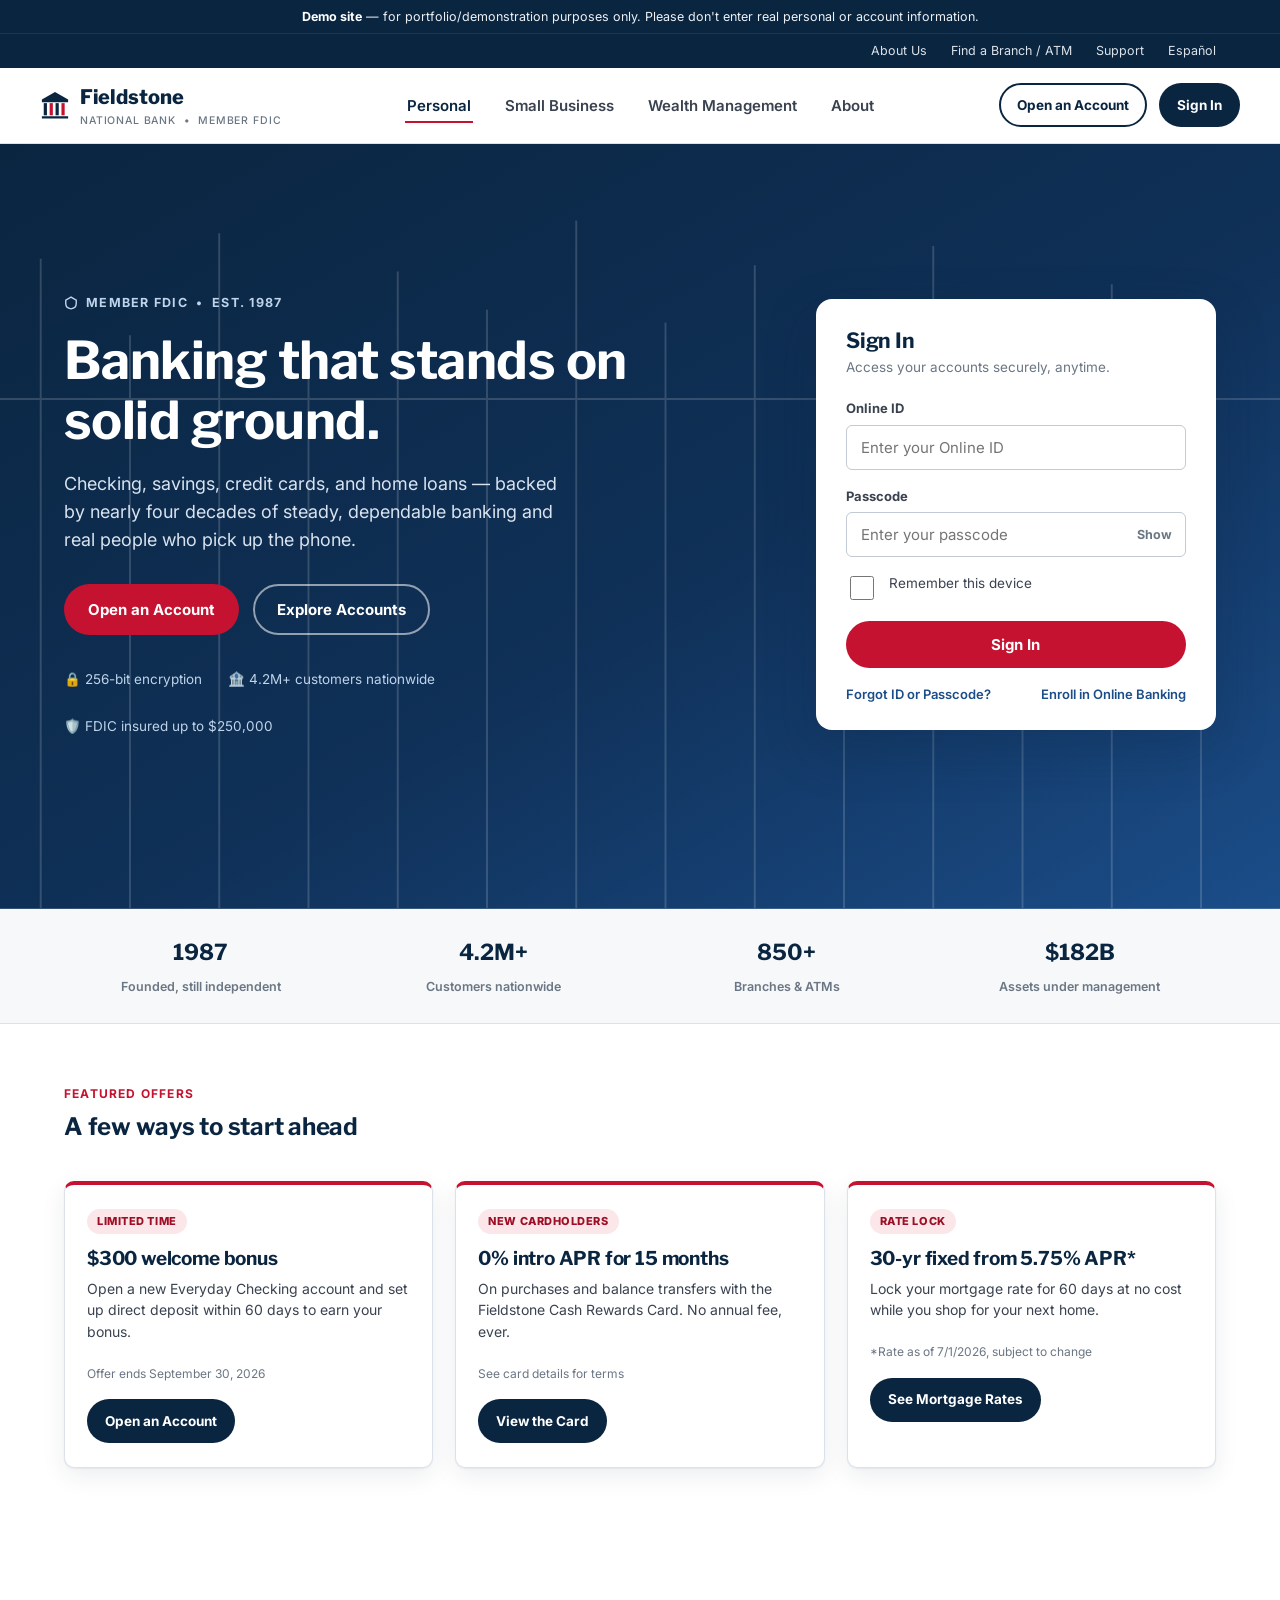
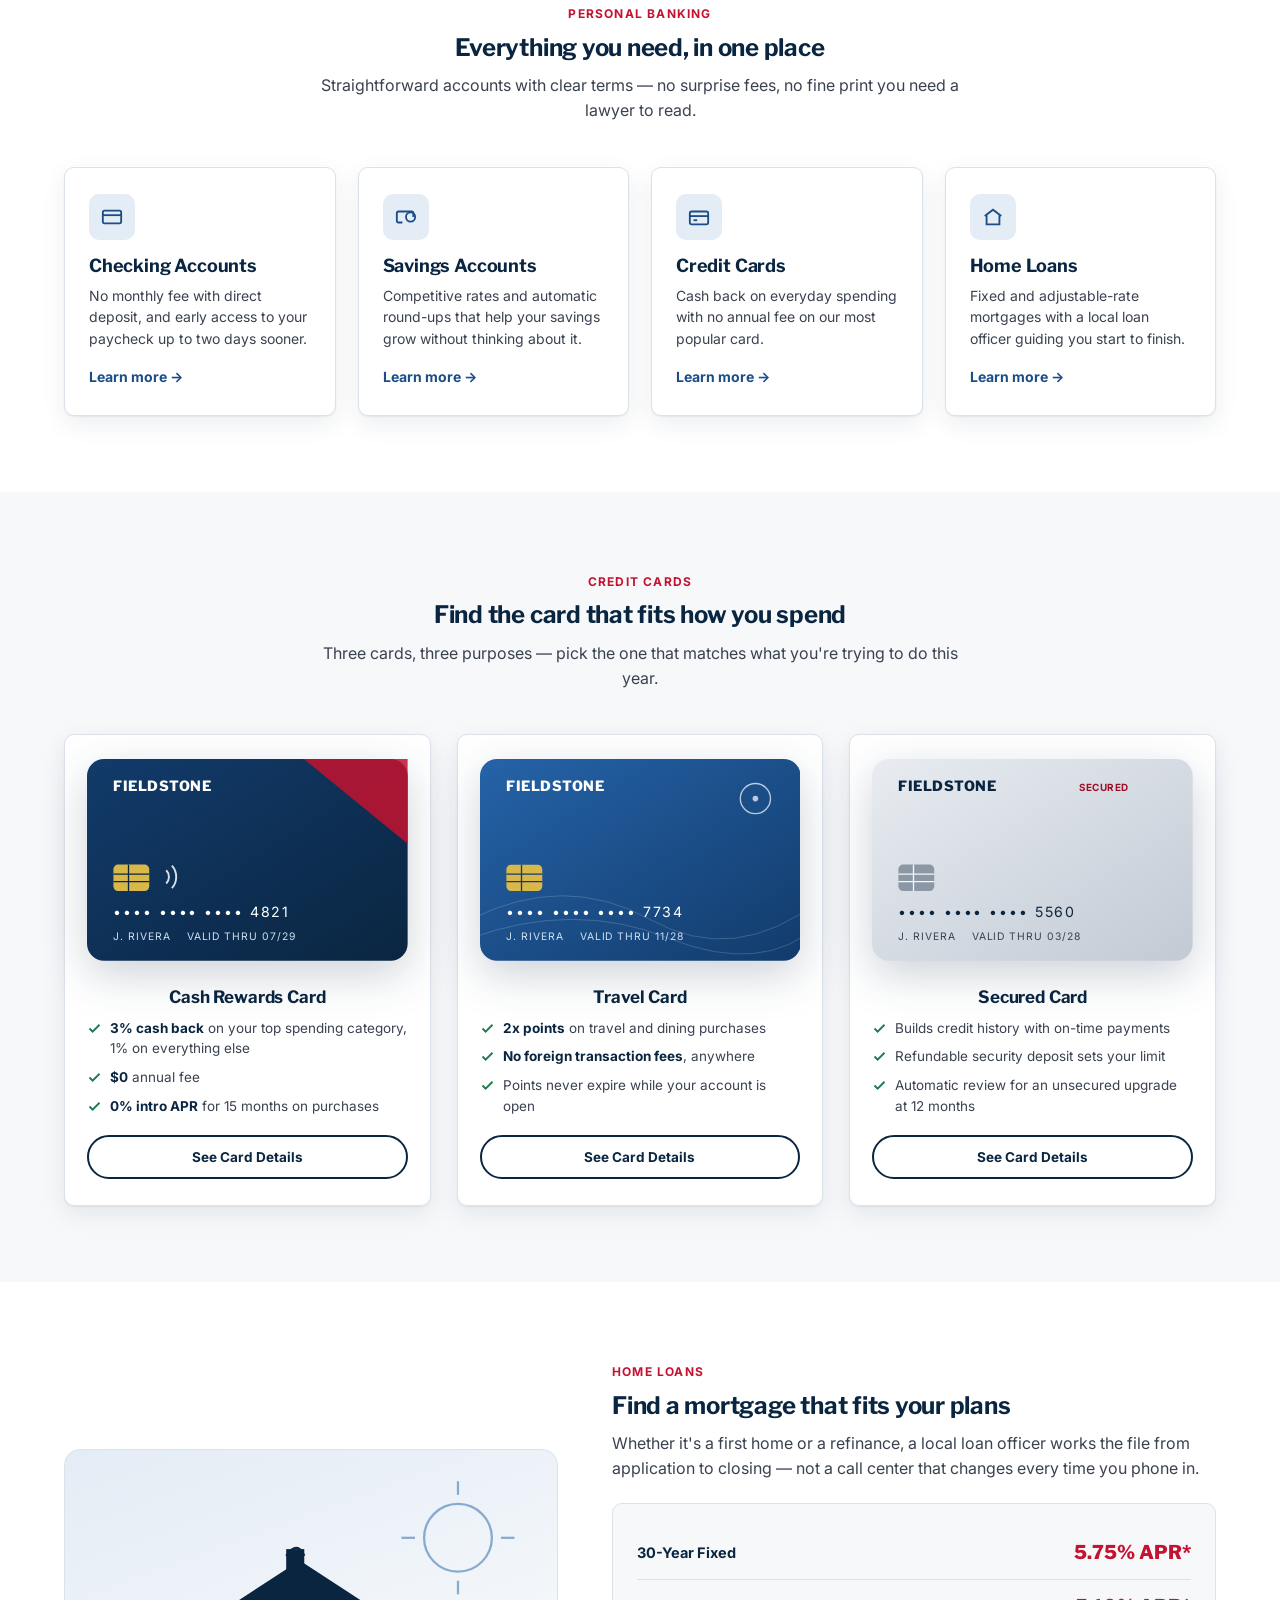
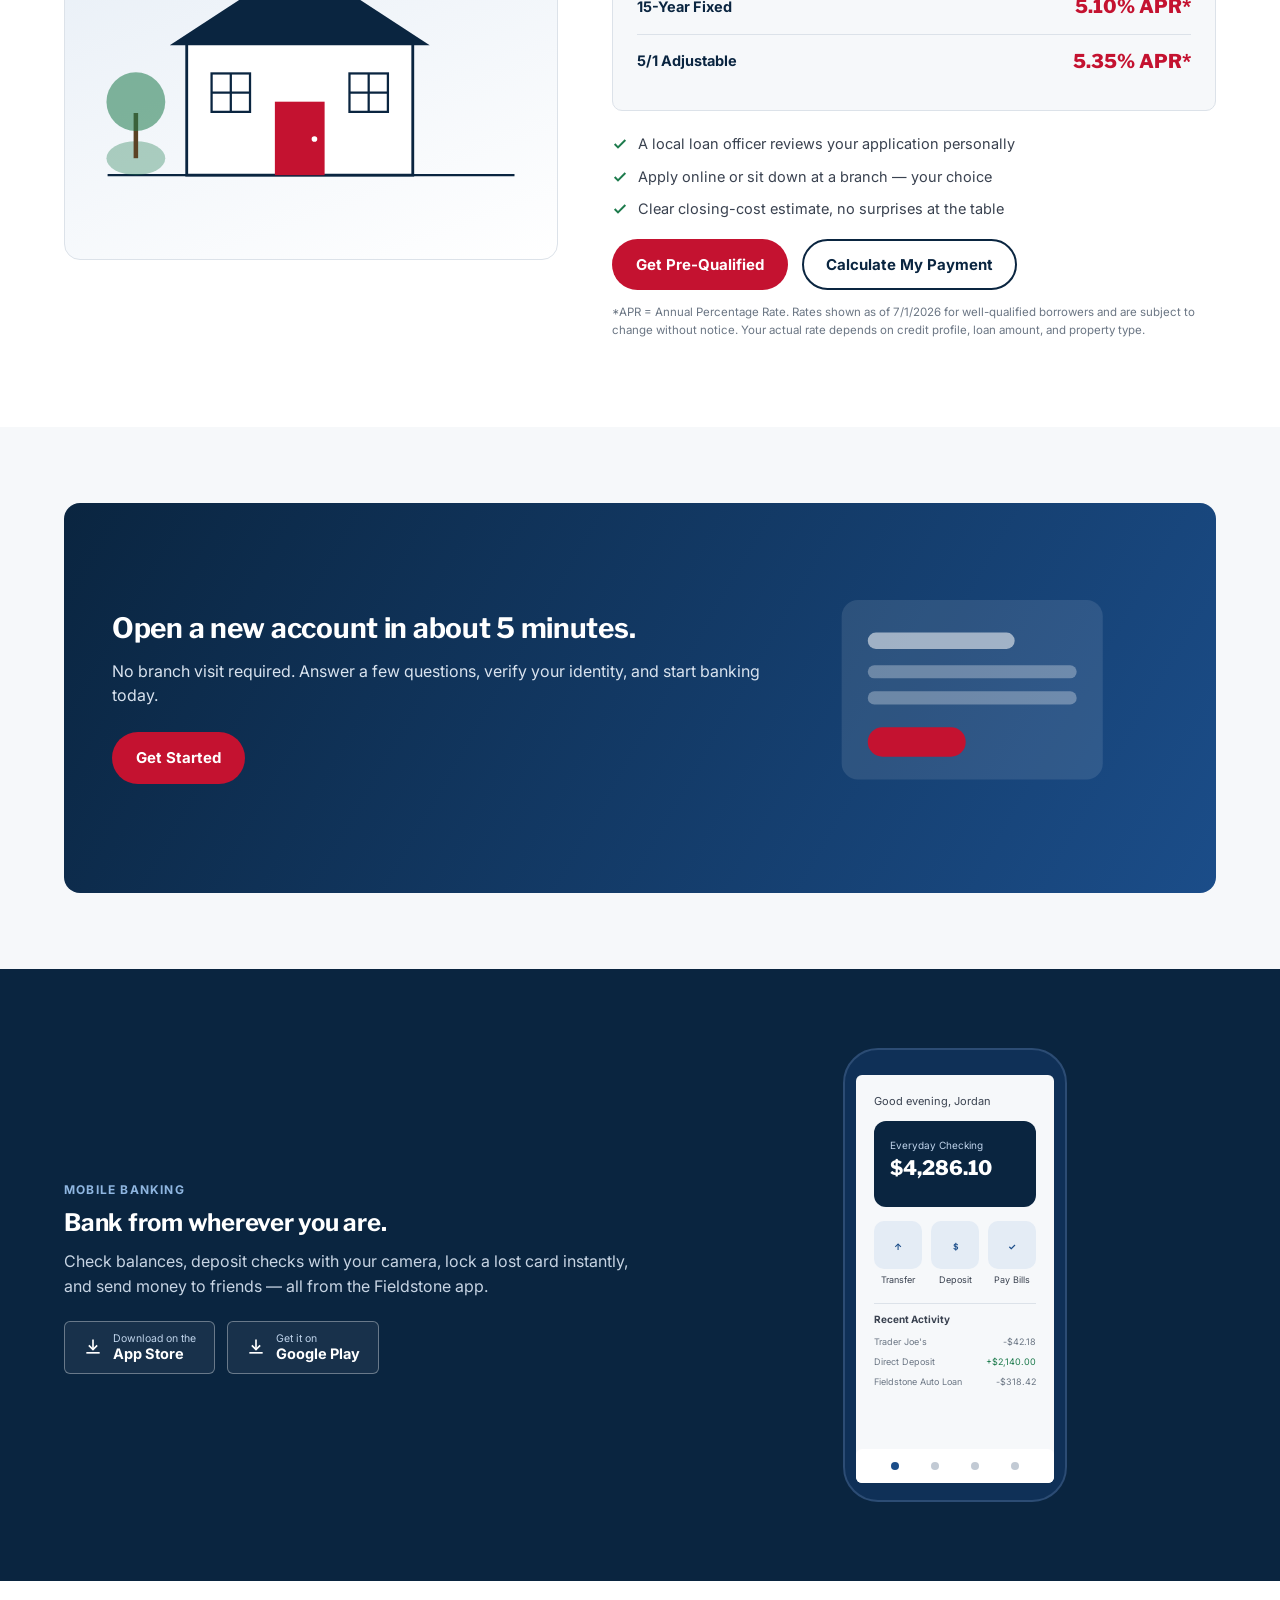
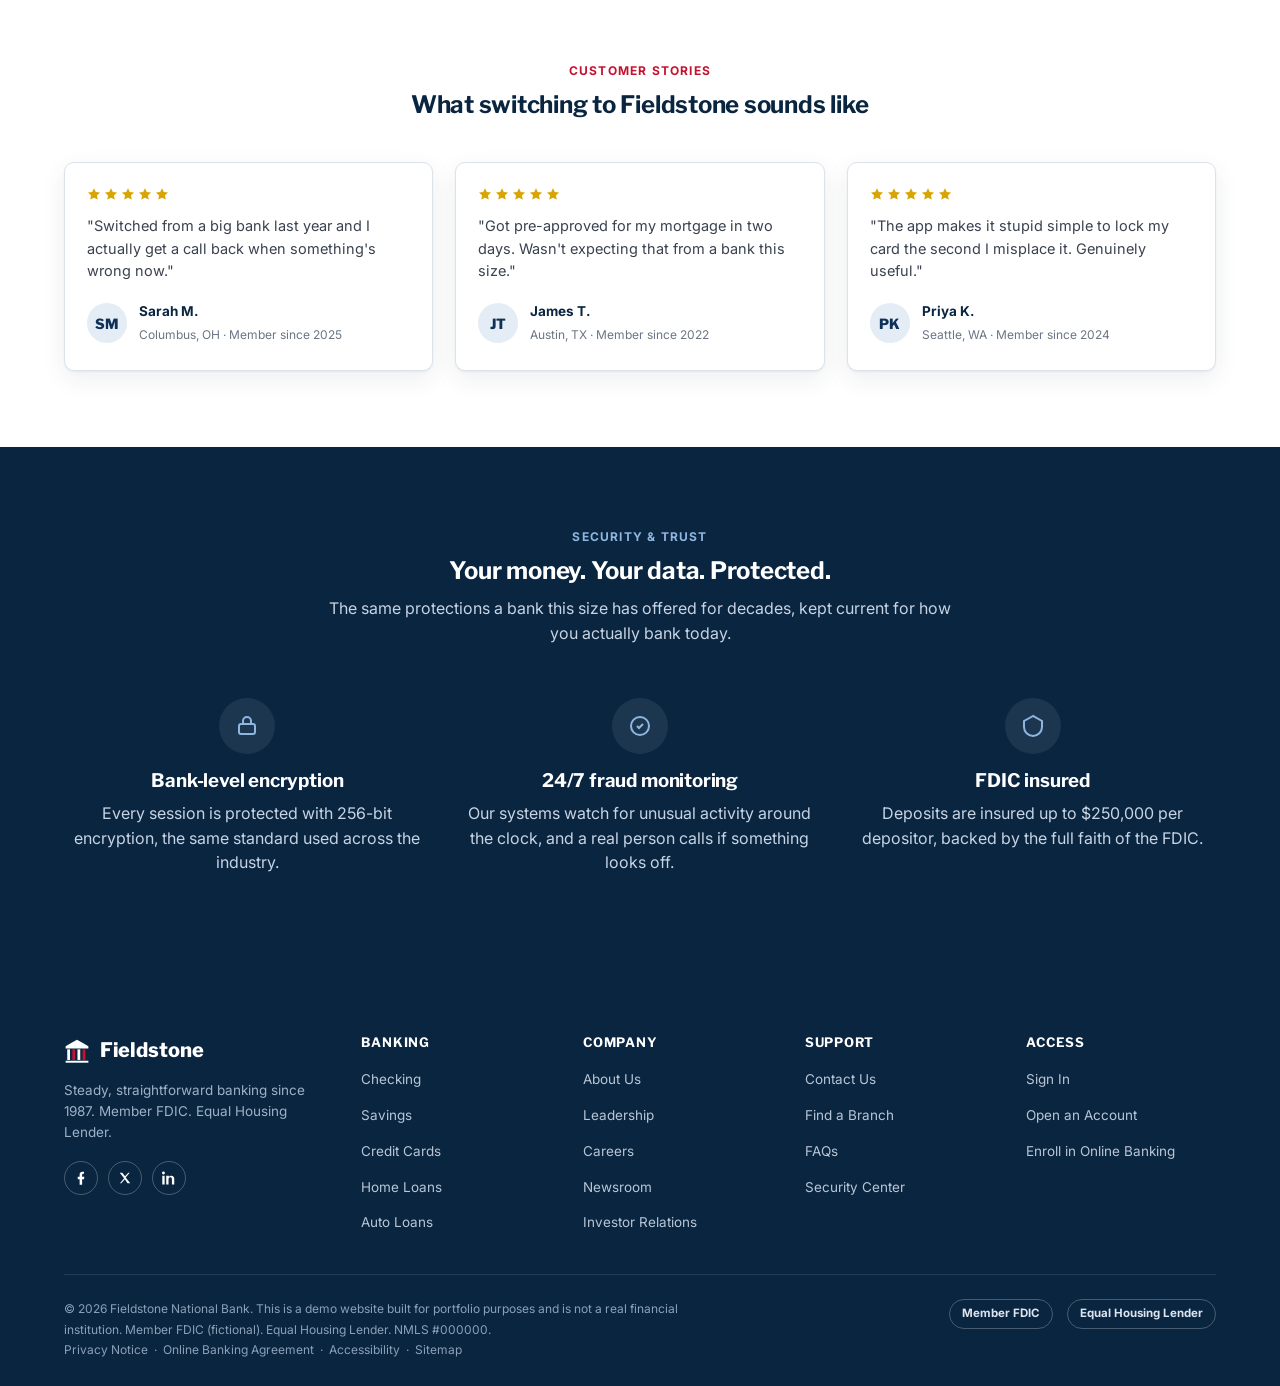
<file: index.html>
<!DOCTYPE html>
<html lang="en">
<head>
<meta charset="UTF-8">
<meta name="viewport" content="width=device-width, initial-scale=1.0, maximum-scale=5.0">
<meta name="theme-color" content="#0A2540">
<title>Fieldstone National Bank | Checking, Savings, Credit Cards &amp; Loans</title>
<meta name="description" content="Fieldstone National Bank — everyday checking and savings, credit cards, and home loans, backed by nearly four decades of steady banking. Member FDIC.">
<link rel="stylesheet" href="css/styles.css">
</head>
<body>

<div class="demo-bar">
  <strong>Demo site</strong> — for portfolio/demonstration purposes only. Please don't enter real personal or account information.
</div>

<header class="site-header">
  <div class="utility-bar">
    <div class="container">
      <a href="about.html">About Us</a>
      <a href="#locations">Find a Branch / ATM</a>
      <a href="#support">Support</a>
      <a href="#espanol">Español</a>
    </div>
  </div>
  <nav class="nav-main container" aria-label="Primary">
    <a href="index.html" class="brand">
      <svg class="brand-mark" width="30" height="30" viewBox="0 0 32 32" fill="none" xmlns="http://www.w3.org/2000/svg" aria-hidden="true">
        <path d="M16 2L2 10V13H30V10L16 2Z" fill="#0A2540"/>
        <rect x="4" y="14" width="3.4" height="13" fill="#0A2540"/>
        <rect x="10.3" y="14" width="3.4" height="13" fill="#C41230"/>
        <rect x="16.6" y="14" width="3.4" height="13" fill="#0A2540"/>
        <rect x="22.9" y="14" width="3.4" height="13" fill="#C41230"/>
        <rect x="2" y="28" width="28" height="2.4" fill="#0A2540"/>
      </svg>
      <span>Fieldstone<small>National Bank &nbsp;•&nbsp; Member FDIC</small></span>
    </a>

    <ul class="nav-links">
      <li><a href="index.html" class="active">Personal</a></li>
      <li><a href="#products">Small Business</a></li>
      <li><a href="#security">Wealth Management</a></li>
      <li><a href="about.html">About</a></li>
    </ul>

    <div class="nav-actions">
      <a href="create-account.html" class="btn btn-outline btn-sm">Open an Account</a>
      <a href="login.html" class="btn btn-secondary btn-sm">Sign In</a>
      <button class="nav-toggle" aria-label="Toggle menu" aria-expanded="false">
        <svg width="20" height="20" viewBox="0 0 24 24" fill="none" stroke="currentColor" stroke-width="2" stroke-linecap="round"><line x1="3" y1="6" x2="21" y2="6"/><line x1="3" y1="12" x2="21" y2="12"/><line x1="3" y1="18" x2="21" y2="18"/></svg>
      </button>
    </div>
  </nav>

  <div class="mobile-nav container">
    <a href="index.html">Personal</a>
    <a href="#products">Small Business</a>
    <a href="#security">Wealth Management</a>
    <a href="about.html">About</a>
    <a href="create-account.html" class="btn btn-outline btn-sm">Open an Account</a>
    <a href="login.html" class="btn btn-secondary btn-sm">Sign In</a>
  </div>
</header>

<!-- ============================= HERO ============================= -->
<section class="hero">
  <svg class="hero-pillars" viewBox="0 0 1200 600" preserveAspectRatio="xMidYMax slice" xmlns="http://www.w3.org/2000/svg" aria-hidden="true">
    <g stroke="#FFFFFF" stroke-width="1.5" fill="none">
      <line x1="60" y1="120" x2="60" y2="600"/>
      <line x1="130" y1="90" x2="130" y2="600"/>
      <line x1="200" y1="150" x2="200" y2="600"/>
      <line x1="270" y1="70" x2="270" y2="600"/>
      <line x1="340" y1="160" x2="340" y2="600"/>
      <line x1="410" y1="100" x2="410" y2="600"/>
      <line x1="480" y1="130" x2="480" y2="600"/>
      <line x1="550" y1="60" x2="550" y2="600"/>
      <line x1="620" y1="140" x2="620" y2="600"/>
      <line x1="690" y1="95" x2="690" y2="600"/>
      <line x1="760" y1="155" x2="760" y2="600"/>
      <line x1="830" y1="80" x2="830" y2="600"/>
      <line x1="900" y1="145" x2="900" y2="600"/>
      <line x1="970" y1="110" x2="970" y2="600"/>
      <line x1="1040" y1="165" x2="1040" y2="600"/>
      <line x1="1110" y1="90" x2="1110" y2="600"/>
      <line x1="1170" y1="150" x2="1170" y2="600"/>
      <line x1="0" y1="200" x2="1200" y2="200"/>
      <line x1="0" y1="600" x2="1200" y2="600"/>
    </g>
  </svg>

  <div class="hero-inner container">
    <div>
      <span class="hero-eyebrow">
        <svg width="14" height="14" viewBox="0 0 24 24" fill="none" stroke="currentColor" stroke-width="2.4"><path d="M12 2L3 7v6c0 5 4 8.5 9 9 5-.5 9-4 9-9V7l-9-5z"/></svg>
        Member FDIC &nbsp;•&nbsp; Est. 1987
      </span>
      <h1>Banking that stands on solid ground.</h1>
      <p class="lead">Checking, savings, credit cards, and home loans — backed by nearly four decades of steady, dependable banking and real people who pick up the phone.</p>
      <div class="hero-ctas">
        <a href="create-account.html" class="btn btn-primary">Open an Account</a>
        <a href="#products" class="btn btn-outline-light">Explore Accounts</a>
      </div>
      <div class="hero-trustline">
        <span>🔒 256-bit encryption</span>
        <span>🏦 4.2M+ customers nationwide</span>
        <span>🛡️ FDIC insured up to $250,000</span>
      </div>
    </div>

    <form class="login-card" data-demo-form data-success-message="This is a demo — Sign In isn't wired to a real account. Try the dedicated Sign In page for the full layout." novalidate>
      <h2>Sign In</h2>
      <p class="sub">Access your accounts securely, anytime.</p>

      <div class="form-feedback" role="status"></div>

      <div class="field">
        <label for="homeOnlineId">Online ID</label>
        <input type="text" id="homeOnlineId" name="onlineId" autocomplete="username" placeholder="Enter your Online ID">
      </div>

      <div class="field">
        <label for="homePasscode">Passcode</label>
        <div class="input-wrap">
          <input type="password" id="homePasscode" name="passcode" autocomplete="current-password" placeholder="Enter your passcode">
          <button type="button" class="pw-toggle" data-target="homePasscode" aria-label="Show password">Show</button>
        </div>
      </div>

      <label class="checkbox-row">
        <input type="checkbox" name="remember">
        Remember this device
      </label>

      <button type="submit" class="btn btn-primary btn-block" style="margin-top:18px;">Sign In</button>

      <div class="form-links">
        <a href="login.html#help">Forgot ID or Passcode?</a>
        <a href="login.html#enroll">Enroll in Online Banking</a>
      </div>
    </form>
  </div>
</section>

<!-- ============================= TRUST BAR ============================= -->
<div class="trust-bar">
  <div class="container trust-grid">
    <div class="trust-item"><strong>1987</strong><span>Founded, still independent</span></div>
    <div class="trust-item"><strong>4.2M+</strong><span>Customers nationwide</span></div>
    <div class="trust-item"><strong>850+</strong><span>Branches &amp; ATMs</span></div>
    <div class="trust-item"><strong>$182B</strong><span>Assets under management</span></div>
  </div>
</div>

<!-- ============================= FEATURED OFFERS ============================= -->
<section class="section-tight">
  <div class="container">
    <div class="section-head left">
      <span class="eyebrow">Featured Offers</span>
      <h2>A few ways to start ahead</h2>
    </div>
    <div class="offers-grid">
      <div class="offer-card" data-reveal>
        <span class="offer-badge">Limited Time</span>
        <h3>$300 welcome bonus</h3>
        <p>Open a new Everyday Checking account and set up direct deposit within 60 days to earn your bonus.</p>
        <div class="offer-expiry">Offer ends September 30, 2026</div>
        <a href="create-account.html" class="btn btn-secondary btn-sm">Open an Account</a>
      </div>
      <div class="offer-card" data-reveal>
        <span class="offer-badge">New Cardholders</span>
        <h3>0% intro APR for 15 months</h3>
        <p>On purchases and balance transfers with the Fieldstone Cash Rewards Card. No annual fee, ever.</p>
        <div class="offer-expiry">See card details for terms</div>
        <a href="#credit-cards" class="btn btn-secondary btn-sm">View the Card</a>
      </div>
      <div class="offer-card" data-reveal>
        <span class="offer-badge">Rate Lock</span>
        <h3>30-yr fixed from 5.75% APR*</h3>
        <p>Lock your mortgage rate for 60 days at no cost while you shop for your next home.</p>
        <div class="offer-expiry">*Rate as of 7/1/2026, subject to change</div>
        <a href="#home-loans" class="btn btn-secondary btn-sm">See Mortgage Rates</a>
      </div>
    </div>
  </div>
</section>

<!-- ============================= PRODUCTS ============================= -->
<section id="products">
  <div class="container">
    <div class="section-head">
      <span class="eyebrow">Personal Banking</span>
      <h2>Everything you need, in one place</h2>
      <p>Straightforward accounts with clear terms — no surprise fees, no fine print you need a lawyer to read.</p>
    </div>

    <div class="card-grid">
      <div class="product-card" data-reveal>
        <div class="icon"><svg width="22" height="22" viewBox="0 0 24 24" fill="none" stroke="currentColor" stroke-width="2"><rect x="2" y="5" width="20" height="14" rx="2"/><line x1="2" y1="10" x2="22" y2="10"/></svg></div>
        <h3>Checking Accounts</h3>
        <p>No monthly fee with direct deposit, and early access to your paycheck up to two days sooner.</p>
        <a href="#">Learn more →</a>
      </div>
      <div class="product-card" data-reveal>
        <div class="icon"><svg width="22" height="22" viewBox="0 0 24 24" fill="none" stroke="currentColor" stroke-width="2"><path d="M20 12V8a2 2 0 0 0-2-2H4a2 2 0 0 0-2 2v8a2 2 0 0 0 2 2h4"/><path d="M12 12a5 5 0 0 0 10 0 5 5 0 0 0-10 0z"/></svg></div>
        <h3>Savings Accounts</h3>
        <p>Competitive rates and automatic round-ups that help your savings grow without thinking about it.</p>
        <a href="#">Learn more →</a>
      </div>
      <div class="product-card" data-reveal>
        <div class="icon"><svg width="22" height="22" viewBox="0 0 24 24" fill="none" stroke="currentColor" stroke-width="2"><rect x="2" y="6" width="20" height="14" rx="2"/><line x1="2" y1="11" x2="22" y2="11"/><line x1="6" y1="15.5" x2="10" y2="15.5"/></svg></div>
        <h3>Credit Cards</h3>
        <p>Cash back on everyday spending with no annual fee on our most popular card.</p>
        <a href="#credit-cards">Learn more →</a>
      </div>
      <div class="product-card" data-reveal>
        <div class="icon"><svg width="22" height="22" viewBox="0 0 24 24" fill="none" stroke="currentColor" stroke-width="2"><path d="M3 11l9-7 9 7"/><path d="M5 10v10h14V10"/></svg></div>
        <h3>Home Loans</h3>
        <p>Fixed and adjustable-rate mortgages with a local loan officer guiding you start to finish.</p>
        <a href="#home-loans">Learn more →</a>
      </div>
    </div>
  </div>
</section>

<!-- ============================= CREDIT CARDS ============================= -->
<section id="credit-cards" class="bg-tint">
  <div class="container">
    <div class="section-head">
      <span class="eyebrow">Credit Cards</span>
      <h2>Find the card that fits how you spend</h2>
      <p>Three cards, three purposes — pick the one that matches what you're trying to do this year.</p>
    </div>

    <div class="cc-grid">
      <div class="cc-card" data-reveal>
        <svg class="cc-visual" width="100%" viewBox="0 0 340 214" xmlns="http://www.w3.org/2000/svg" role="img" aria-label="Fieldstone Cash Rewards card">
          <defs>
            <linearGradient id="ccGrad1" x1="0" y1="0" x2="1" y2="1">
              <stop offset="0%" stop-color="#123B6B"/>
              <stop offset="100%" stop-color="#0A2540"/>
            </linearGradient>
          </defs>
          <rect width="340" height="214" rx="18" fill="url(#ccGrad1)"/>
          <path d="M340 0 L340 90 L230 0 Z" fill="#C41230" opacity="0.85"/>
          <rect x="28" y="112" width="38" height="28" rx="5" fill="#D9B84A"/>
          <line x1="28" y1="122" x2="66" y2="122" stroke="#0A2540" stroke-width="1.4"/>
          <line x1="28" y1="130" x2="66" y2="130" stroke="#0A2540" stroke-width="1.4"/>
          <line x1="44" y1="112" x2="44" y2="140" stroke="#0A2540" stroke-width="1.4"/>
          <g fill="none" stroke="#FFFFFF" stroke-width="2" opacity="0.85">
            <path d="M84 118 a10 10 0 0 1 0 14"/>
            <path d="M90 113 a18 18 0 0 1 0 24"/>
          </g>
          <text x="28" y="168" fill="#FFFFFF" font-family="Inter, sans-serif" font-size="15" letter-spacing="2">•••• •••• •••• 4821</text>
          <text x="28" y="192" fill="#CFE0F2" font-family="Inter, sans-serif" font-size="11" letter-spacing="1">J. RIVERA &nbsp;&nbsp; VALID THRU 07/29</text>
          <text x="28" y="34" fill="#FFFFFF" font-family="Libre Franklin, sans-serif" font-weight="800" font-size="15" letter-spacing="0.5">FIELDSTONE</text>
        </svg>
        <h3>Cash Rewards Card</h3>
        <ul class="cc-facts">
          <li><svg width="15" height="15" viewBox="0 0 24 24" fill="none" stroke="currentColor" stroke-width="3"><path d="M20 6L9 17l-5-5"/></svg><span><strong>3% cash back</strong> on your top spending category, 1% on everything else</span></li>
          <li><svg width="15" height="15" viewBox="0 0 24 24" fill="none" stroke="currentColor" stroke-width="3"><path d="M20 6L9 17l-5-5"/></svg><span><strong>$0</strong> annual fee</span></li>
          <li><svg width="15" height="15" viewBox="0 0 24 24" fill="none" stroke="currentColor" stroke-width="3"><path d="M20 6L9 17l-5-5"/></svg><span><strong>0% intro APR</strong> for 15 months on purchases</span></li>
        </ul>
        <a href="create-account.html" class="btn btn-outline btn-block btn-sm">See Card Details</a>
      </div>

      <div class="cc-card" data-reveal>
        <svg class="cc-visual" width="100%" viewBox="0 0 340 214" xmlns="http://www.w3.org/2000/svg" role="img" aria-label="Fieldstone Travel card">
          <defs>
            <linearGradient id="ccGrad2" x1="0" y1="0" x2="1" y2="1">
              <stop offset="0%" stop-color="#2563A8"/>
              <stop offset="100%" stop-color="#123B6B"/>
            </linearGradient>
          </defs>
          <rect width="340" height="214" rx="18" fill="url(#ccGrad2)"/>
          <g stroke="#FFFFFF" stroke-width="1" opacity="0.18" fill="none">
            <path d="M-10 170 Q 90 120 180 170 T 360 150"/>
            <path d="M-10 190 Q 100 150 200 190 T 360 175"/>
          </g>
          <circle cx="292" cy="42" r="16" fill="none" stroke="#FFFFFF" stroke-width="1.4" opacity="0.7"/>
          <circle cx="292" cy="42" r="3" fill="#FFFFFF" opacity="0.7"/>
          <rect x="28" y="112" width="38" height="28" rx="5" fill="#D9B84A"/>
          <line x1="28" y1="122" x2="66" y2="122" stroke="#123B6B" stroke-width="1.4"/>
          <line x1="28" y1="130" x2="66" y2="130" stroke="#123B6B" stroke-width="1.4"/>
          <line x1="44" y1="112" x2="44" y2="140" stroke="#123B6B" stroke-width="1.4"/>
          <text x="28" y="168" fill="#FFFFFF" font-family="Inter, sans-serif" font-size="15" letter-spacing="2">•••• •••• •••• 7734</text>
          <text x="28" y="192" fill="#CFE0F2" font-family="Inter, sans-serif" font-size="11" letter-spacing="1">J. RIVERA &nbsp;&nbsp; VALID THRU 11/28</text>
          <text x="28" y="34" fill="#FFFFFF" font-family="Libre Franklin, sans-serif" font-weight="800" font-size="15" letter-spacing="0.5">FIELDSTONE</text>
        </svg>
        <h3>Travel Card</h3>
        <ul class="cc-facts">
          <li><svg width="15" height="15" viewBox="0 0 24 24" fill="none" stroke="currentColor" stroke-width="3"><path d="M20 6L9 17l-5-5"/></svg><span><strong>2x points</strong> on travel and dining purchases</span></li>
          <li><svg width="15" height="15" viewBox="0 0 24 24" fill="none" stroke="currentColor" stroke-width="3"><path d="M20 6L9 17l-5-5"/></svg><span><strong>No foreign transaction fees</strong>, anywhere</span></li>
          <li><svg width="15" height="15" viewBox="0 0 24 24" fill="none" stroke="currentColor" stroke-width="3"><path d="M20 6L9 17l-5-5"/></svg><span>Points never expire while your account is open</span></li>
        </ul>
        <a href="create-account.html" class="btn btn-outline btn-block btn-sm">See Card Details</a>
      </div>

      <div class="cc-card" data-reveal>
        <svg class="cc-visual" width="100%" viewBox="0 0 340 214" xmlns="http://www.w3.org/2000/svg" role="img" aria-label="Fieldstone Secured card">
          <defs>
            <linearGradient id="ccGrad3" x1="0" y1="0" x2="1" y2="1">
              <stop offset="0%" stop-color="#E8ECF1"/>
              <stop offset="100%" stop-color="#C2CAD4"/>
            </linearGradient>
          </defs>
          <rect width="340" height="214" rx="18" fill="url(#ccGrad3)"/>
          <rect x="28" y="112" width="38" height="28" rx="5" fill="#8C97A6"/>
          <line x1="28" y1="122" x2="66" y2="122" stroke="#F4F6F8" stroke-width="1.4"/>
          <line x1="28" y1="130" x2="66" y2="130" stroke="#F4F6F8" stroke-width="1.4"/>
          <line x1="44" y1="112" x2="44" y2="140" stroke="#F4F6F8" stroke-width="1.4"/>
          <text x="28" y="168" fill="#0A2540" font-family="Inter, sans-serif" font-size="15" letter-spacing="2">•••• •••• •••• 5560</text>
          <text x="28" y="192" fill="#3A4250" font-family="Inter, sans-serif" font-size="11" letter-spacing="1">J. RIVERA &nbsp;&nbsp; VALID THRU 03/28</text>
          <text x="28" y="34" fill="#0A2540" font-family="Libre Franklin, sans-serif" font-weight="800" font-size="15" letter-spacing="0.5">FIELDSTONE</text>
          <text x="220" y="34" fill="#9E0E26" font-family="Inter, sans-serif" font-weight="700" font-size="10.5" letter-spacing="0.5">SECURED</text>
        </svg>
        <h3>Secured Card</h3>
        <ul class="cc-facts">
          <li><svg width="15" height="15" viewBox="0 0 24 24" fill="none" stroke="currentColor" stroke-width="3"><path d="M20 6L9 17l-5-5"/></svg><span>Builds credit history with on-time payments</span></li>
          <li><svg width="15" height="15" viewBox="0 0 24 24" fill="none" stroke="currentColor" stroke-width="3"><path d="M20 6L9 17l-5-5"/></svg><span>Refundable security deposit sets your limit</span></li>
          <li><svg width="15" height="15" viewBox="0 0 24 24" fill="none" stroke="currentColor" stroke-width="3"><path d="M20 6L9 17l-5-5"/></svg><span>Automatic review for an unsecured upgrade at 12 months</span></li>
        </ul>
        <a href="create-account.html" class="btn btn-outline btn-block btn-sm">See Card Details</a>
      </div>
    </div>
  </div>
</section>

<!-- ============================= HOME LOANS ============================= -->
<section id="home-loans">
  <div class="container">
    <div class="mortgage-split">
      <div class="mortgage-art" data-reveal>
        <svg width="100%" viewBox="0 0 400 320" xmlns="http://www.w3.org/2000/svg" role="img" aria-label="Illustration of a house">
          <circle cx="330" cy="60" r="30" fill="none" stroke="#2563A8" stroke-width="2" opacity="0.5"/>
          <g stroke="#2563A8" stroke-width="2" opacity="0.5">
            <line x1="330" y1="10" x2="330" y2="22"/>
            <line x1="330" y1="98" x2="330" y2="110"/>
            <line x1="280" y1="60" x2="292" y2="60"/>
            <line x1="368" y1="60" x2="380" y2="60"/>
          </g>
          <line x1="20" y1="270" x2="380" y2="270" stroke="#0A2540" stroke-width="2"/>
          <rect x="90" y="150" width="200" height="120" fill="#FFFFFF" stroke="#0A2540" stroke-width="2.5"/>
          <path d="M75 155 L190 80 L305 155 Z" fill="#0A2540"/>
          <rect x="178" y="70" width="16" height="26" fill="#0A2540"/>
          <path d="M178 76 q10 -14 16 0" fill="none" stroke="#0A2540" stroke-width="2"/>
          <rect x="168" y="205" width="44" height="65" fill="#C41230"/>
          <circle cx="203" cy="238" r="2.5" fill="#FFFFFF"/>
          <rect x="112" y="180" width="34" height="34" fill="none" stroke="#0A2540" stroke-width="2"/>
          <line x1="129" y1="180" x2="129" y2="214" stroke="#0A2540" stroke-width="2"/>
          <line x1="112" y1="197" x2="146" y2="197" stroke="#0A2540" stroke-width="2"/>
          <rect x="234" y="180" width="34" height="34" fill="none" stroke="#0A2540" stroke-width="2"/>
          <line x1="251" y1="180" x2="251" y2="214" stroke="#0A2540" stroke-width="2"/>
          <line x1="234" y1="197" x2="268" y2="197" stroke="#0A2540" stroke-width="2"/>
          <ellipse cx="45" cy="255" rx="26" ry="15" fill="#1E7B4D" opacity="0.35"/>
          <line x1="45" y1="215" x2="45" y2="255" stroke="#5B4224" stroke-width="4"/>
          <circle cx="45" cy="205" r="26" fill="#1E7B4D" opacity="0.55"/>
        </svg>
      </div>
      <div data-reveal>
        <span class="eyebrow">Home Loans</span>
        <h2>Find a mortgage that fits your plans</h2>
        <p>Whether it's a first home or a refinance, a local loan officer works the file from application to closing — not a call center that changes every time you phone in.</p>

        <div class="rate-card">
          <div class="rate-row"><span class="term">30-Year Fixed</span><span class="rate">5.75% APR*</span></div>
          <div class="rate-row"><span class="term">15-Year Fixed</span><span class="rate">5.10% APR*</span></div>
          <div class="rate-row"><span class="term">5/1 Adjustable</span><span class="rate">5.35% APR*</span></div>
        </div>

        <ul class="mortgage-checks">
          <li><svg width="16" height="16" viewBox="0 0 24 24" fill="none" stroke="currentColor" stroke-width="3"><path d="M20 6L9 17l-5-5"/></svg>A local loan officer reviews your application personally</li>
          <li><svg width="16" height="16" viewBox="0 0 24 24" fill="none" stroke="currentColor" stroke-width="3"><path d="M20 6L9 17l-5-5"/></svg>Apply online or sit down at a branch — your choice</li>
          <li><svg width="16" height="16" viewBox="0 0 24 24" fill="none" stroke="currentColor" stroke-width="3"><path d="M20 6L9 17l-5-5"/></svg>Clear closing-cost estimate, no surprises at the table</li>
        </ul>

        <div class="hero-ctas" style="margin-bottom:0;">
          <a href="create-account.html" class="btn btn-primary">Get Pre-Qualified</a>
          <a href="#" class="btn btn-outline">Calculate My Payment</a>
        </div>
        <p class="fine-print">*APR = Annual Percentage Rate. Rates shown as of 7/1/2026 for well-qualified borrowers and are subject to change without notice. Your actual rate depends on credit profile, loan amount, and property type.</p>
      </div>
    </div>
  </div>
</section>

<!-- ============================= PROMO ============================= -->
<section class="bg-tint">
  <div class="container">
    <div class="promo" data-reveal>
      <div>
        <h2>Open a new account in about 5 minutes.</h2>
        <p>No branch visit required. Answer a few questions, verify your identity, and start banking today.</p>
        <a href="create-account.html" class="btn btn-primary" style="margin-top:8px;">Get Started</a>
      </div>
      <svg width="100%" viewBox="0 0 220 180" fill="none" xmlns="http://www.w3.org/2000/svg" aria-hidden="true">
        <rect x="20" y="30" width="160" height="110" rx="10" fill="rgba(255,255,255,0.10)"/>
        <rect x="36" y="50" width="90" height="10" rx="5" fill="rgba(255,255,255,0.55)"/>
        <rect x="36" y="70" width="128" height="8" rx="4" fill="rgba(255,255,255,0.30)"/>
        <rect x="36" y="86" width="128" height="8" rx="4" fill="rgba(255,255,255,0.30)"/>
        <rect x="36" y="108" width="60" height="18" rx="9" fill="#C41230"/>
      </svg>
    </div>
  </div>
</section>

<!-- ============================= APP DOWNLOAD ============================= -->
<section class="app-section bg-navy">
  <div class="container">
    <div class="app-split">
      <div data-reveal>
        <span class="eyebrow" style="color:#8FB6E0;">Mobile Banking</span>
        <h2>Bank from wherever you are.</h2>
        <p>Check balances, deposit checks with your camera, lock a lost card instantly, and send money to friends — all from the Fieldstone app.</p>
        <div class="store-buttons">
          <a href="#" class="store-btn">
            <svg width="20" height="20" viewBox="0 0 24 24" fill="none" stroke="currentColor" stroke-width="2"><path d="M12 3v12"/><path d="M7 10l5 5 5-5"/><path d="M4 19h16"/></svg>
            <span class="label-lines"><small>Download on the</small><strong>App Store</strong></span>
          </a>
          <a href="#" class="store-btn">
            <svg width="20" height="20" viewBox="0 0 24 24" fill="none" stroke="currentColor" stroke-width="2"><path d="M12 3v12"/><path d="M7 10l5 5 5-5"/><path d="M4 19h16"/></svg>
            <span class="label-lines"><small>Get it on</small><strong>Google Play</strong></span>
          </a>
        </div>
      </div>
      <div class="app-phone-wrap" data-reveal>
        <svg width="230" viewBox="0 0 230 460" xmlns="http://www.w3.org/2000/svg" role="img" aria-label="Fieldstone mobile app preview">
          <rect x="4" y="4" width="222" height="452" rx="34" fill="#0F3057" stroke="#2C4C74" stroke-width="2"/>
          <rect x="16" y="30" width="198" height="408" rx="6" fill="#F6F8FA"/>
          <text x="34" y="60" fill="#3A4250" font-family="Inter, sans-serif" font-size="11">Good evening, Jordan</text>
          <rect x="34" y="76" width="162" height="86" rx="12" fill="#0A2540"/>
          <text x="50" y="104" fill="#BFD3EA" font-family="Inter, sans-serif" font-size="10">Everyday Checking</text>
          <text x="50" y="130" fill="#FFFFFF" font-family="Libre Franklin, sans-serif" font-weight="800" font-size="20">$4,286.10</text>
          <g font-family="Inter, sans-serif" font-size="9" fill="#3A4250">
            <rect x="34" y="176" width="48" height="48" rx="10" fill="#E4ECF5"/>
            <text x="58" y="205" text-anchor="middle" fill="#1B4D89" font-weight="700">↑</text>
            <text x="58" y="238" text-anchor="middle">Transfer</text>

            <rect x="91" y="176" width="48" height="48" rx="10" fill="#E4ECF5"/>
            <text x="115" y="205" text-anchor="middle" fill="#1B4D89" font-weight="700">＄</text>
            <text x="115" y="238" text-anchor="middle">Deposit</text>

            <rect x="148" y="176" width="48" height="48" rx="10" fill="#E4ECF5"/>
            <text x="172" y="205" text-anchor="middle" fill="#1B4D89" font-weight="700">✓</text>
            <text x="172" y="238" text-anchor="middle">Pay Bills</text>
          </g>
          <rect x="34" y="258" width="162" height="1" fill="#DCE2E9"/>
          <text x="34" y="278" fill="#3A4250" font-family="Inter, sans-serif" font-size="10" font-weight="700">Recent Activity</text>
          <g font-family="Inter, sans-serif" font-size="9" fill="#6B7684">
            <text x="34" y="300">Trader Joe's</text><text x="196" y="300" text-anchor="end">-$42.18</text>
            <text x="34" y="320">Direct Deposit</text><text x="196" y="320" text-anchor="end" fill="#1E7B4D">+$2,140.00</text>
            <text x="34" y="340">Fieldstone Auto Loan</text><text x="196" y="340" text-anchor="end">-$318.42</text>
          </g>
          <rect x="16" y="404" width="198" height="34" rx="6" fill="#FFFFFF"/>
          <g fill="#1B4D89">
            <circle cx="55" cy="421" r="4"/>
            <circle cx="95" cy="421" r="4" fill="#C2CAD4"/>
            <circle cx="135" cy="421" r="4" fill="#C2CAD4"/>
            <circle cx="175" cy="421" r="4" fill="#C2CAD4"/>
          </g>
        </svg>
      </div>
    </div>
  </div>
</section>

<!-- ============================= TESTIMONIALS ============================= -->
<section>
  <div class="container">
    <div class="section-head">
      <span class="eyebrow">Customer Stories</span>
      <h2>What switching to Fieldstone sounds like</h2>
    </div>
    <div class="testimonial-grid">
      <div class="testimonial-card" data-reveal>
        <div class="stars">
          <svg width="14" height="14" viewBox="0 0 24 24" fill="currentColor"><path d="M12 2l3.1 6.6 7.2.9-5.3 5 1.5 7.1L12 18.3 5.5 21.6 7 14.5 1.7 9.5l7.2-.9z"/></svg>
          <svg width="14" height="14" viewBox="0 0 24 24" fill="currentColor"><path d="M12 2l3.1 6.6 7.2.9-5.3 5 1.5 7.1L12 18.3 5.5 21.6 7 14.5 1.7 9.5l7.2-.9z"/></svg>
          <svg width="14" height="14" viewBox="0 0 24 24" fill="currentColor"><path d="M12 2l3.1 6.6 7.2.9-5.3 5 1.5 7.1L12 18.3 5.5 21.6 7 14.5 1.7 9.5l7.2-.9z"/></svg>
          <svg width="14" height="14" viewBox="0 0 24 24" fill="currentColor"><path d="M12 2l3.1 6.6 7.2.9-5.3 5 1.5 7.1L12 18.3 5.5 21.6 7 14.5 1.7 9.5l7.2-.9z"/></svg>
          <svg width="14" height="14" viewBox="0 0 24 24" fill="currentColor"><path d="M12 2l3.1 6.6 7.2.9-5.3 5 1.5 7.1L12 18.3 5.5 21.6 7 14.5 1.7 9.5l7.2-.9z"/></svg>
        </div>
        <p class="quote">"Switched from a big bank last year and I actually get a call back when something's wrong now."</p>
        <div class="testimonial-who">
          <div class="avatar-sm">SM</div>
          <div><strong>Sarah M.</strong><span>Columbus, OH · Member since 2025</span></div>
        </div>
      </div>
      <div class="testimonial-card" data-reveal>
        <div class="stars">
          <svg width="14" height="14" viewBox="0 0 24 24" fill="currentColor"><path d="M12 2l3.1 6.6 7.2.9-5.3 5 1.5 7.1L12 18.3 5.5 21.6 7 14.5 1.7 9.5l7.2-.9z"/></svg>
          <svg width="14" height="14" viewBox="0 0 24 24" fill="currentColor"><path d="M12 2l3.1 6.6 7.2.9-5.3 5 1.5 7.1L12 18.3 5.5 21.6 7 14.5 1.7 9.5l7.2-.9z"/></svg>
          <svg width="14" height="14" viewBox="0 0 24 24" fill="currentColor"><path d="M12 2l3.1 6.6 7.2.9-5.3 5 1.5 7.1L12 18.3 5.5 21.6 7 14.5 1.7 9.5l7.2-.9z"/></svg>
          <svg width="14" height="14" viewBox="0 0 24 24" fill="currentColor"><path d="M12 2l3.1 6.6 7.2.9-5.3 5 1.5 7.1L12 18.3 5.5 21.6 7 14.5 1.7 9.5l7.2-.9z"/></svg>
          <svg width="14" height="14" viewBox="0 0 24 24" fill="currentColor"><path d="M12 2l3.1 6.6 7.2.9-5.3 5 1.5 7.1L12 18.3 5.5 21.6 7 14.5 1.7 9.5l7.2-.9z"/></svg>
        </div>
        <p class="quote">"Got pre-approved for my mortgage in two days. Wasn't expecting that from a bank this size."</p>
        <div class="testimonial-who">
          <div class="avatar-sm">JT</div>
          <div><strong>James T.</strong><span>Austin, TX · Member since 2022</span></div>
        </div>
      </div>
      <div class="testimonial-card" data-reveal>
        <div class="stars">
          <svg width="14" height="14" viewBox="0 0 24 24" fill="currentColor"><path d="M12 2l3.1 6.6 7.2.9-5.3 5 1.5 7.1L12 18.3 5.5 21.6 7 14.5 1.7 9.5l7.2-.9z"/></svg>
          <svg width="14" height="14" viewBox="0 0 24 24" fill="currentColor"><path d="M12 2l3.1 6.6 7.2.9-5.3 5 1.5 7.1L12 18.3 5.5 21.6 7 14.5 1.7 9.5l7.2-.9z"/></svg>
          <svg width="14" height="14" viewBox="0 0 24 24" fill="currentColor"><path d="M12 2l3.1 6.6 7.2.9-5.3 5 1.5 7.1L12 18.3 5.5 21.6 7 14.5 1.7 9.5l7.2-.9z"/></svg>
          <svg width="14" height="14" viewBox="0 0 24 24" fill="currentColor"><path d="M12 2l3.1 6.6 7.2.9-5.3 5 1.5 7.1L12 18.3 5.5 21.6 7 14.5 1.7 9.5l7.2-.9z"/></svg>
          <svg width="14" height="14" viewBox="0 0 24 24" fill="currentColor"><path d="M12 2l3.1 6.6 7.2.9-5.3 5 1.5 7.1L12 18.3 5.5 21.6 7 14.5 1.7 9.5l7.2-.9z"/></svg>
        </div>
        <p class="quote">"The app makes it stupid simple to lock my card the second I misplace it. Genuinely useful."</p>
        <div class="testimonial-who">
          <div class="avatar-sm">PK</div>
          <div><strong>Priya K.</strong><span>Seattle, WA · Member since 2024</span></div>
        </div>
      </div>
    </div>
  </div>
</section>

<!-- ============================= SECURITY ============================= -->
<section id="security" class="bg-navy">
  <div class="container">
    <div class="section-head">
      <span class="eyebrow" style="color:#8FB6E0;">Security &amp; Trust</span>
      <h2>Your money. Your data. Protected.</h2>
      <p>The same protections a bank this size has offered for decades, kept current for how you actually bank today.</p>
    </div>
    <div class="security-grid">
      <div class="security-item" data-reveal>
        <div class="icon"><svg width="24" height="24" viewBox="0 0 24 24" fill="none" stroke="currentColor" stroke-width="2"><rect x="4" y="10" width="16" height="10" rx="2"/><path d="M8 10V7a4 4 0 0 1 8 0v3"/></svg></div>
        <h3>Bank-level encryption</h3>
        <p>Every session is protected with 256-bit encryption, the same standard used across the industry.</p>
      </div>
      <div class="security-item" data-reveal>
        <div class="icon"><svg width="24" height="24" viewBox="0 0 24 24" fill="none" stroke="currentColor" stroke-width="2"><circle cx="12" cy="12" r="9"/><path d="M9 12l2 2 4-4"/></svg></div>
        <h3>24/7 fraud monitoring</h3>
        <p>Our systems watch for unusual activity around the clock, and a real person calls if something looks off.</p>
      </div>
      <div class="security-item" data-reveal>
        <div class="icon"><svg width="24" height="24" viewBox="0 0 24 24" fill="none" stroke="currentColor" stroke-width="2"><path d="M12 2L3 7v6c0 5 4 8.5 9 9 5-.5 9-4 9-9V7l-9-5z"/></svg></div>
        <h3>FDIC insured</h3>
        <p>Deposits are insured up to $250,000 per depositor, backed by the full faith of the FDIC.</p>
      </div>
    </div>
  </div>
</section>

<!-- ============================= FOOTER ============================= -->
<footer class="site-footer">
  <div class="container">
    <div class="footer-grid">
      <div class="footer-brand">
        <a href="index.html" class="brand">
          <svg width="26" height="26" viewBox="0 0 32 32" fill="none" xmlns="http://www.w3.org/2000/svg" aria-hidden="true">
            <path d="M16 2L2 10V13H30V10L16 2Z" fill="#FFFFFF"/>
            <rect x="4" y="14" width="3.4" height="13" fill="#FFFFFF"/>
            <rect x="10.3" y="14" width="3.4" height="13" fill="#C41230"/>
            <rect x="16.6" y="14" width="3.4" height="13" fill="#FFFFFF"/>
            <rect x="22.9" y="14" width="3.4" height="13" fill="#C41230"/>
            <rect x="2" y="28" width="28" height="2.4" fill="#FFFFFF"/>
          </svg>
          Fieldstone
        </a>
        <p>Steady, straightforward banking since 1987. Member FDIC. Equal Housing Lender.</p>
        <div class="footer-social">
          <a href="#" aria-label="Facebook"><svg width="15" height="15" viewBox="0 0 24 24" fill="currentColor"><path d="M13 22v-9h3l.5-4H13V6.5c0-1.2.4-2 2.1-2H16V1.1C15.6 1 14.6 1 13.5 1 11 1 9 2.6 9 5.5V9H6v4h3v9h4z"/></svg></a>
          <a href="#" aria-label="X"><svg width="14" height="14" viewBox="0 0 24 24" fill="currentColor"><path d="M3 3l7.5 9.5L3.4 21h2.3l6-6.7 4.6 6.7H21l-7.8-10L20 3h-2.3l-5.6 6.2L7.3 3H3z"/></svg></a>
          <a href="#" aria-label="LinkedIn"><svg width="14" height="14" viewBox="0 0 24 24" fill="currentColor"><path d="M4.98 3.5C4.98 4.9 3.9 6 2.5 6S0 4.9 0 3.5 1.1 1 2.5 1 4.98 2.1 4.98 3.5zM.5 8h4V23h-4V8zm7.5 0h3.8v2.05h.05c.53-1 1.83-2.05 3.77-2.05C19.9 8 21 10.2 21 13.9V23h-4v-8.1c0-1.93-.03-4.4-2.68-4.4-2.69 0-3.1 2.1-3.1 4.27V23h-4V8z"/></svg></a>
        </div>
      </div>

      <div class="footer-col">
        <h4>Banking</h4>
        <ul>
          <li><a href="#">Checking</a></li>
          <li><a href="#">Savings</a></li>
          <li><a href="#">Credit Cards</a></li>
          <li><a href="#">Home Loans</a></li>
          <li><a href="#">Auto Loans</a></li>
        </ul>
      </div>
      <div class="footer-col">
        <h4>Company</h4>
        <ul>
          <li><a href="about.html">About Us</a></li>
          <li><a href="about.html#leadership">Leadership</a></li>
          <li><a href="#">Careers</a></li>
          <li><a href="#">Newsroom</a></li>
          <li><a href="#">Investor Relations</a></li>
        </ul>
      </div>
      <div class="footer-col">
        <h4>Support</h4>
        <ul>
          <li><a href="#">Contact Us</a></li>
          <li><a href="#">Find a Branch</a></li>
          <li><a href="#">FAQs</a></li>
          <li><a href="#">Security Center</a></li>
        </ul>
      </div>
      <div class="footer-col">
        <h4>Access</h4>
        <ul>
          <li><a href="login.html">Sign In</a></li>
          <li><a href="create-account.html">Open an Account</a></li>
          <li><a href="login.html#enroll">Enroll in Online Banking</a></li>
        </ul>
      </div>
    </div>

    <div class="footer-bottom">
      <div class="footer-legal">
        © 2026 Fieldstone National Bank. This is a demo website built for portfolio purposes and is not a real financial institution. Member FDIC (fictional). Equal Housing Lender. NMLS #000000.
        <br><a href="#">Privacy Notice</a> &nbsp;·&nbsp; <a href="#">Online Banking Agreement</a> &nbsp;·&nbsp; <a href="#">Accessibility</a> &nbsp;·&nbsp; <a href="#">Sitemap</a>
      </div>
      <div class="footer-badges">
        <span class="badge-pill">Member FDIC</span>
        <span class="badge-pill">Equal Housing Lender</span>
      </div>
    </div>
  </div>
</footer>

<script src="js/script.js"></script>
</body>
</html>
</file>
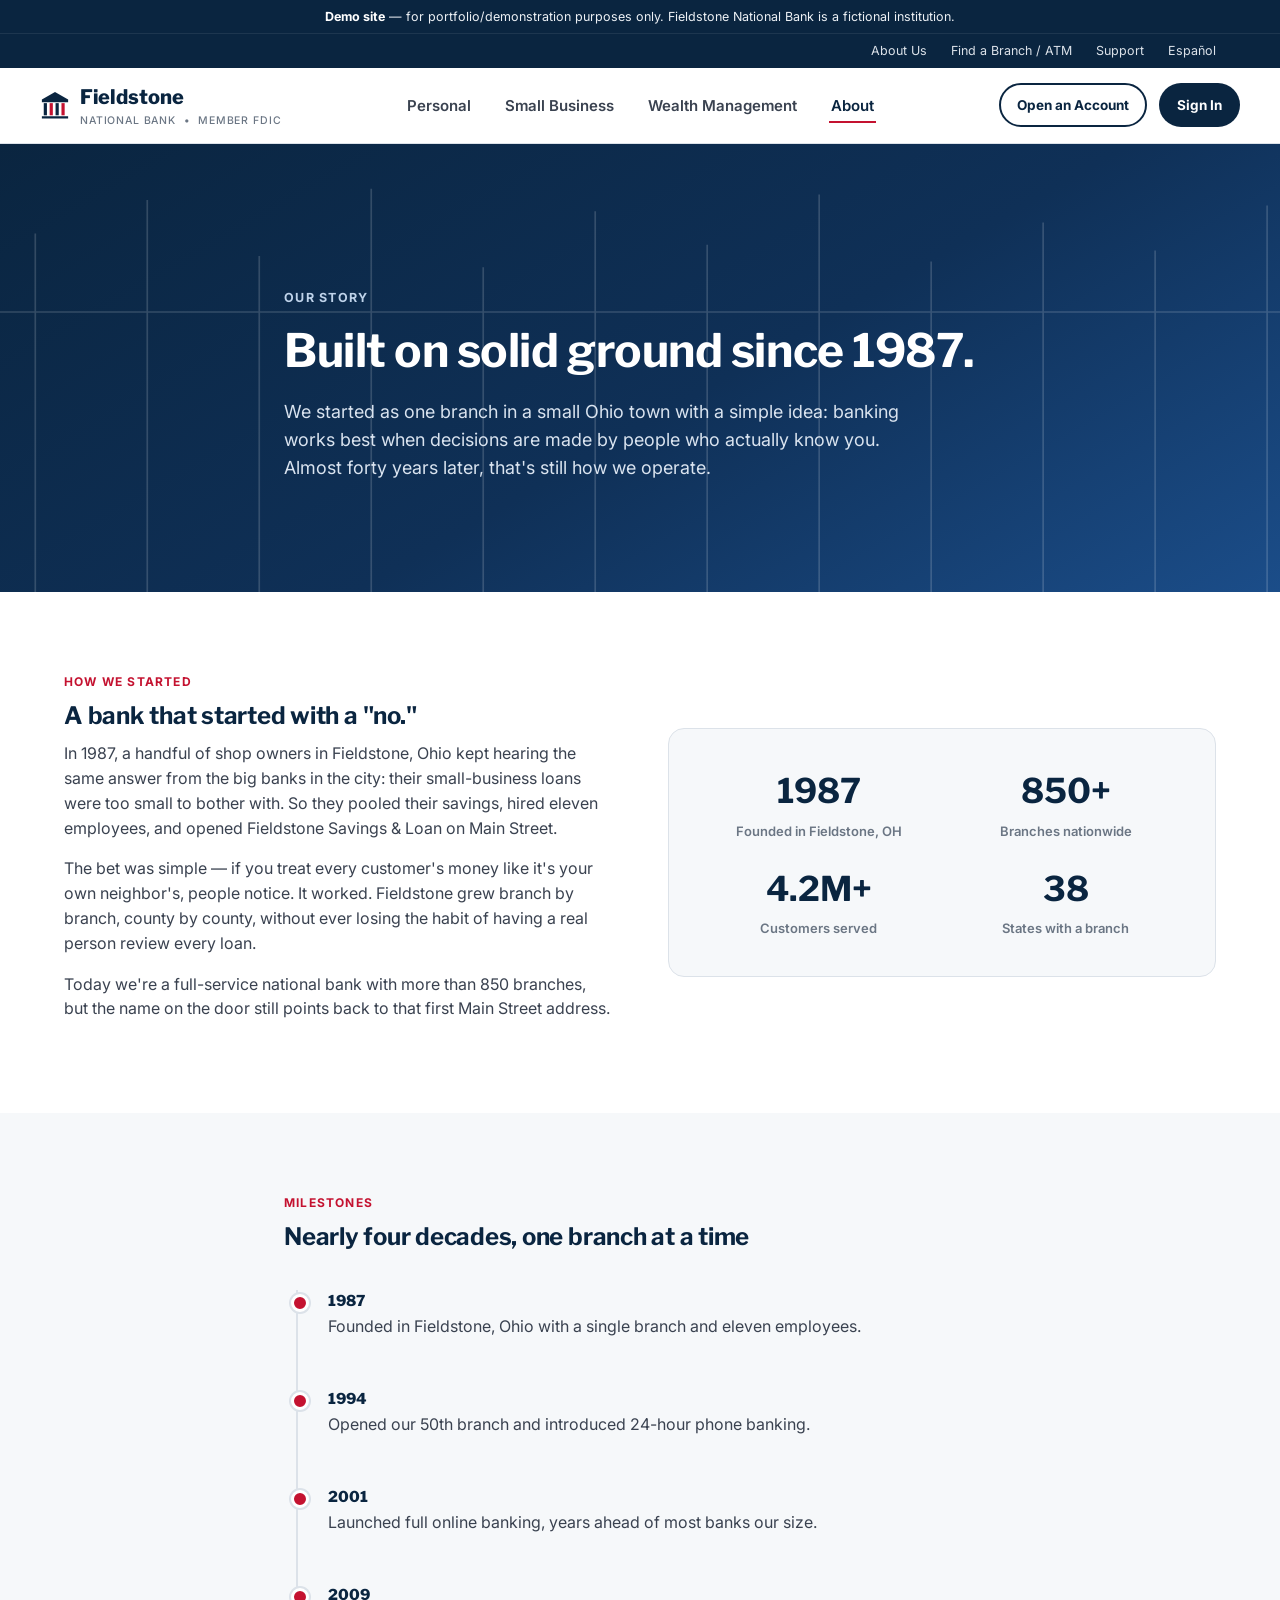
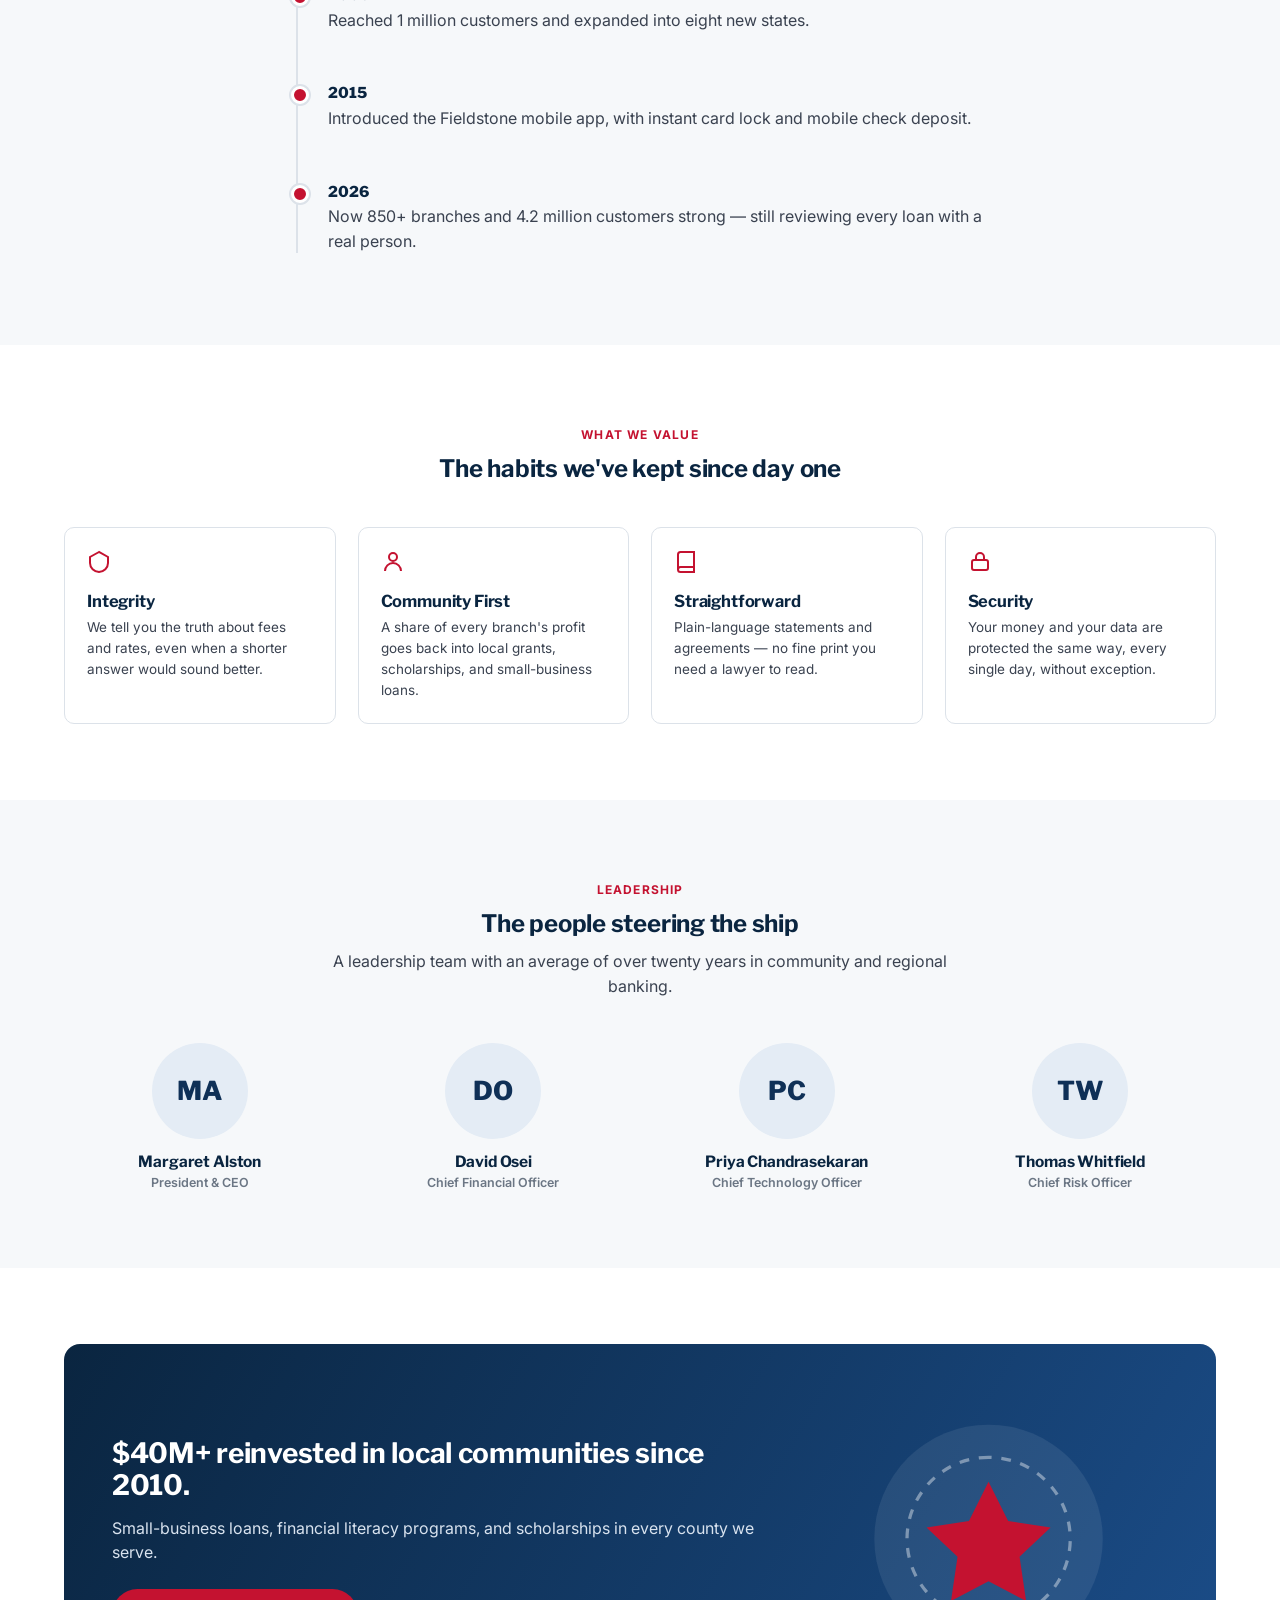
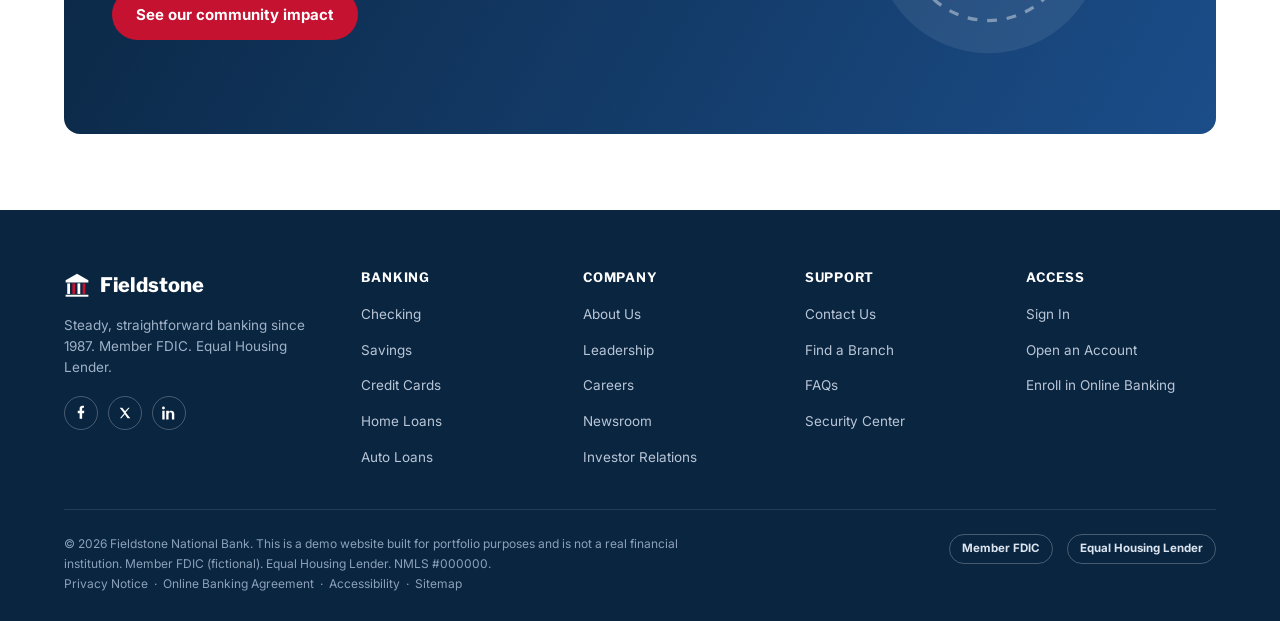
<file: about.html>
<!DOCTYPE html>
<html lang="en">
<head>
<meta charset="UTF-8">
<meta name="viewport" content="width=device-width, initial-scale=1.0, maximum-scale=5.0">
<meta name="theme-color" content="#0A2540">
<title>About Us | Fieldstone National Bank</title>
<meta name="description" content="Fieldstone National Bank has offered steady, straightforward banking since 1987. Learn our story, our values, and who leads us today.">
<link rel="stylesheet" href="css/styles.css">
</head>
<body>

<div class="demo-bar">
  <strong>Demo site</strong> — for portfolio/demonstration purposes only. Fieldstone National Bank is a fictional institution.
</div>

<header class="site-header">
  <div class="utility-bar">
    <div class="container">
      <a href="about.html">About Us</a>
      <a href="#locations">Find a Branch / ATM</a>
      <a href="#support">Support</a>
      <a href="#espanol">Español</a>
    </div>
  </div>
  <nav class="nav-main container" aria-label="Primary">
    <a href="index.html" class="brand">
      <svg class="brand-mark" width="30" height="30" viewBox="0 0 32 32" fill="none" xmlns="http://www.w3.org/2000/svg" aria-hidden="true">
        <path d="M16 2L2 10V13H30V10L16 2Z" fill="#0A2540"/>
        <rect x="4" y="14" width="3.4" height="13" fill="#0A2540"/>
        <rect x="10.3" y="14" width="3.4" height="13" fill="#C41230"/>
        <rect x="16.6" y="14" width="3.4" height="13" fill="#0A2540"/>
        <rect x="22.9" y="14" width="3.4" height="13" fill="#C41230"/>
        <rect x="2" y="28" width="28" height="2.4" fill="#0A2540"/>
      </svg>
      <span>Fieldstone<small>National Bank &nbsp;•&nbsp; Member FDIC</small></span>
    </a>

    <ul class="nav-links">
      <li><a href="index.html">Personal</a></li>
      <li><a href="index.html#products">Small Business</a></li>
      <li><a href="index.html#security">Wealth Management</a></li>
      <li><a href="about.html" class="active">About</a></li>
    </ul>

    <div class="nav-actions">
      <a href="create-account.html" class="btn btn-outline btn-sm">Open an Account</a>
      <a href="login.html" class="btn btn-secondary btn-sm">Sign In</a>
      <button class="nav-toggle" aria-label="Toggle menu" aria-expanded="false">
        <svg width="20" height="20" viewBox="0 0 24 24" fill="none" stroke="currentColor" stroke-width="2" stroke-linecap="round"><line x1="3" y1="6" x2="21" y2="6"/><line x1="3" y1="12" x2="21" y2="12"/><line x1="3" y1="18" x2="21" y2="18"/></svg>
      </button>
    </div>
  </nav>

  <div class="mobile-nav container">
    <a href="index.html">Personal</a>
    <a href="index.html#products">Small Business</a>
    <a href="index.html#security">Wealth Management</a>
    <a href="about.html">About</a>
    <a href="create-account.html" class="btn btn-outline btn-sm">Open an Account</a>
    <a href="login.html" class="btn btn-secondary btn-sm">Sign In</a>
  </div>
</header>

<!-- ============================= HERO ============================= -->
<section class="hero" style="padding-bottom:0;">
  <svg class="hero-pillars" viewBox="0 0 1200 400" preserveAspectRatio="xMidYMax slice" xmlns="http://www.w3.org/2000/svg" aria-hidden="true">
    <g stroke="#FFFFFF" stroke-width="1.5" fill="none">
      <line x1="60" y1="80" x2="60" y2="400"/>
      <line x1="160" y1="50" x2="160" y2="400"/>
      <line x1="260" y1="100" x2="260" y2="400"/>
      <line x1="360" y1="40" x2="360" y2="400"/>
      <line x1="460" y1="110" x2="460" y2="400"/>
      <line x1="560" y1="60" x2="560" y2="400"/>
      <line x1="660" y1="90" x2="660" y2="400"/>
      <line x1="760" y1="45" x2="760" y2="400"/>
      <line x1="860" y1="105" x2="860" y2="400"/>
      <line x1="960" y1="70" x2="960" y2="400"/>
      <line x1="1060" y1="95" x2="1060" y2="400"/>
      <line x1="1160" y1="55" x2="1160" y2="400"/>
      <line x1="0" y1="150" x2="1200" y2="150"/>
    </g>
  </svg>
  <div class="container" style="position:relative; z-index:1; padding:64px 24px 80px; max-width:760px;">
    <span class="hero-eyebrow">Our Story</span>
    <h1 style="font-size:clamp(30px,4vw,46px);">Built on solid ground since 1987.</h1>
    <p class="lead" style="max-width:56ch;">We started as one branch in a small Ohio town with a simple idea: banking works best when decisions are made by people who actually know you. Almost forty years later, that's still how we operate.</p>
  </div>
</section>

<!-- ============================= FOUNDING STORY ============================= -->
<section>
  <div class="container split">
    <div data-reveal>
      <span class="eyebrow">How We Started</span>
      <h2>A bank that started with a "no."</h2>
      <p>In 1987, a handful of shop owners in Fieldstone, Ohio kept hearing the same answer from the big banks in the city: their small-business loans were too small to bother with. So they pooled their savings, hired eleven employees, and opened Fieldstone Savings & Loan on Main Street.</p>
      <p>The bet was simple — if you treat every customer's money like it's your own neighbor's, people notice. It worked. Fieldstone grew branch by branch, county by county, without ever losing the habit of having a real person review every loan.</p>
      <p>Today we're a full-service national bank with more than 850 branches, but the name on the door still points back to that first Main Street address.</p>
    </div>
    <div data-reveal>
      <div class="stat-strip" style="background:var(--neutral-50); border:1px solid var(--neutral-200); border-radius:var(--radius-lg); padding:36px; grid-template-columns:1fr 1fr;">
        <div><strong>1987</strong><span>Founded in Fieldstone, OH</span></div>
        <div><strong>850+</strong><span>Branches nationwide</span></div>
        <div><strong>4.2M+</strong><span>Customers served</span></div>
        <div><strong>38</strong><span>States with a branch</span></div>
      </div>
    </div>
  </div>
</section>

<!-- ============================= TIMELINE ============================= -->
<section class="bg-tint">
  <div class="container" style="max-width:760px;">
    <div class="section-head left">
      <span class="eyebrow">Milestones</span>
      <h2>Nearly four decades, one branch at a time</h2>
    </div>
    <div class="timeline">
      <div class="timeline-item" data-reveal>
        <div class="yr">1987</div>
        <p>Founded in Fieldstone, Ohio with a single branch and eleven employees.</p>
      </div>
      <div class="timeline-item" data-reveal>
        <div class="yr">1994</div>
        <p>Opened our 50th branch and introduced 24-hour phone banking.</p>
      </div>
      <div class="timeline-item" data-reveal>
        <div class="yr">2001</div>
        <p>Launched full online banking, years ahead of most banks our size.</p>
      </div>
      <div class="timeline-item" data-reveal>
        <div class="yr">2009</div>
        <p>Reached 1 million customers and expanded into eight new states.</p>
      </div>
      <div class="timeline-item" data-reveal>
        <div class="yr">2015</div>
        <p>Introduced the Fieldstone mobile app, with instant card lock and mobile check deposit.</p>
      </div>
      <div class="timeline-item" data-reveal>
        <div class="yr">2026</div>
        <p>Now 850+ branches and 4.2 million customers strong — still reviewing every loan with a real person.</p>
      </div>
    </div>
  </div>
</section>

<!-- ============================= VALUES ============================= -->
<section>
  <div class="container">
    <div class="section-head">
      <span class="eyebrow">What We Value</span>
      <h2>The habits we've kept since day one</h2>
    </div>
    <div class="values-grid">
      <div class="value-card" data-reveal>
        <div class="icon"><svg width="24" height="24" viewBox="0 0 24 24" fill="none" stroke="currentColor" stroke-width="2"><path d="M12 2L3 7v6c0 5 4 8.5 9 9 5-.5 9-4 9-9V7l-9-5z"/></svg></div>
        <h3>Integrity</h3>
        <p>We tell you the truth about fees and rates, even when a shorter answer would sound better.</p>
      </div>
      <div class="value-card" data-reveal>
        <div class="icon"><svg width="24" height="24" viewBox="0 0 24 24" fill="none" stroke="currentColor" stroke-width="2"><path d="M20 21a8 8 0 1 0-16 0"/><circle cx="12" cy="7" r="4"/></svg></div>
        <h3>Community First</h3>
        <p>A share of every branch's profit goes back into local grants, scholarships, and small-business loans.</p>
      </div>
      <div class="value-card" data-reveal>
        <div class="icon"><svg width="24" height="24" viewBox="0 0 24 24" fill="none" stroke="currentColor" stroke-width="2"><path d="M4 19.5A2.5 2.5 0 0 1 6.5 17H20"/><path d="M6.5 2H20v20H6.5A2.5 2.5 0 0 1 4 19.5v-15A2.5 2.5 0 0 1 6.5 2z"/></svg></div>
        <h3>Straightforward</h3>
        <p>Plain-language statements and agreements — no fine print you need a lawyer to read.</p>
      </div>
      <div class="value-card" data-reveal>
        <div class="icon"><svg width="24" height="24" viewBox="0 0 24 24" fill="none" stroke="currentColor" stroke-width="2"><rect x="4" y="10" width="16" height="10" rx="2"/><path d="M8 10V7a4 4 0 0 1 8 0v3"/></svg></div>
        <h3>Security</h3>
        <p>Your money and your data are protected the same way, every single day, without exception.</p>
      </div>
    </div>
  </div>
</section>

<!-- ============================= LEADERSHIP ============================= -->
<section id="leadership" class="bg-tint">
  <div class="container">
    <div class="section-head">
      <span class="eyebrow">Leadership</span>
      <h2>The people steering the ship</h2>
      <p>A leadership team with an average of over twenty years in community and regional banking.</p>
    </div>
    <div class="leader-grid">
      <div class="leader-card" data-reveal>
        <div class="leader-avatar">MA</div>
        <h3>Margaret Alston</h3>
        <div class="role">President &amp; CEO</div>
      </div>
      <div class="leader-card" data-reveal>
        <div class="leader-avatar">DO</div>
        <h3>David Osei</h3>
        <div class="role">Chief Financial Officer</div>
      </div>
      <div class="leader-card" data-reveal>
        <div class="leader-avatar">PC</div>
        <h3>Priya Chandrasekaran</h3>
        <div class="role">Chief Technology Officer</div>
      </div>
      <div class="leader-card" data-reveal>
        <div class="leader-avatar">TW</div>
        <h3>Thomas Whitfield</h3>
        <div class="role">Chief Risk Officer</div>
      </div>
    </div>
  </div>
</section>

<!-- ============================= COMMUNITY PROMO ============================= -->
<section>
  <div class="container">
    <div class="promo" data-reveal>
      <div>
        <h2>$40M+ reinvested in local communities since 2010.</h2>
        <p>Small-business loans, financial literacy programs, and scholarships in every county we serve.</p>
        <a href="#" class="btn btn-primary" style="margin-top:8px;">See our community impact</a>
      </div>
      <svg width="100%" viewBox="0 0 220 180" fill="none" xmlns="http://www.w3.org/2000/svg" aria-hidden="true">
        <circle cx="110" cy="90" r="70" fill="rgba(255,255,255,0.08)"/>
        <path d="M110 40a50 50 0 1 0 0.1 0z" fill="none" stroke="rgba(255,255,255,0.4)" stroke-width="2" stroke-dasharray="6 6"/>
        <path d="M110 55l12 24 26 4-19 18 4 27-23-12-23 12 4-27-19-18 26-4z" fill="#C41230"/>
      </svg>
    </div>
  </div>
</section>

<!-- ============================= FOOTER ============================= -->
<footer class="site-footer">
  <div class="container">
    <div class="footer-grid">
      <div class="footer-brand">
        <a href="index.html" class="brand">
          <svg width="26" height="26" viewBox="0 0 32 32" fill="none" xmlns="http://www.w3.org/2000/svg" aria-hidden="true">
            <path d="M16 2L2 10V13H30V10L16 2Z" fill="#FFFFFF"/>
            <rect x="4" y="14" width="3.4" height="13" fill="#FFFFFF"/>
            <rect x="10.3" y="14" width="3.4" height="13" fill="#C41230"/>
            <rect x="16.6" y="14" width="3.4" height="13" fill="#FFFFFF"/>
            <rect x="22.9" y="14" width="3.4" height="13" fill="#C41230"/>
            <rect x="2" y="28" width="28" height="2.4" fill="#FFFFFF"/>
          </svg>
          Fieldstone
        </a>
        <p>Steady, straightforward banking since 1987. Member FDIC. Equal Housing Lender.</p>
        <div class="footer-social">
          <a href="#" aria-label="Facebook"><svg width="15" height="15" viewBox="0 0 24 24" fill="currentColor"><path d="M13 22v-9h3l.5-4H13V6.5c0-1.2.4-2 2.1-2H16V1.1C15.6 1 14.6 1 13.5 1 11 1 9 2.6 9 5.5V9H6v4h3v9h4z"/></svg></a>
          <a href="#" aria-label="X"><svg width="14" height="14" viewBox="0 0 24 24" fill="currentColor"><path d="M3 3l7.5 9.5L3.4 21h2.3l6-6.7 4.6 6.7H21l-7.8-10L20 3h-2.3l-5.6 6.2L7.3 3H3z"/></svg></a>
          <a href="#" aria-label="LinkedIn"><svg width="14" height="14" viewBox="0 0 24 24" fill="currentColor"><path d="M4.98 3.5C4.98 4.9 3.9 6 2.5 6S0 4.9 0 3.5 1.1 1 2.5 1 4.98 2.1 4.98 3.5zM.5 8h4V23h-4V8zm7.5 0h3.8v2.05h.05c.53-1 1.83-2.05 3.77-2.05C19.9 8 21 10.2 21 13.9V23h-4v-8.1c0-1.93-.03-4.4-2.68-4.4-2.69 0-3.1 2.1-3.1 4.27V23h-4V8z"/></svg></a>
        </div>
      </div>

      <div class="footer-col">
        <h4>Banking</h4>
        <ul>
          <li><a href="#">Checking</a></li>
          <li><a href="#">Savings</a></li>
          <li><a href="#">Credit Cards</a></li>
          <li><a href="#">Home Loans</a></li>
          <li><a href="#">Auto Loans</a></li>
        </ul>
      </div>
      <div class="footer-col">
        <h4>Company</h4>
        <ul>
          <li><a href="about.html">About Us</a></li>
          <li><a href="about.html#leadership">Leadership</a></li>
          <li><a href="#">Careers</a></li>
          <li><a href="#">Newsroom</a></li>
          <li><a href="#">Investor Relations</a></li>
        </ul>
      </div>
      <div class="footer-col">
        <h4>Support</h4>
        <ul>
          <li><a href="#">Contact Us</a></li>
          <li><a href="#">Find a Branch</a></li>
          <li><a href="#">FAQs</a></li>
          <li><a href="#">Security Center</a></li>
        </ul>
      </div>
      <div class="footer-col">
        <h4>Access</h4>
        <ul>
          <li><a href="login.html">Sign In</a></li>
          <li><a href="create-account.html">Open an Account</a></li>
          <li><a href="login.html#enroll">Enroll in Online Banking</a></li>
        </ul>
      </div>
    </div>

    <div class="footer-bottom">
      <div class="footer-legal">
        © 2026 Fieldstone National Bank. This is a demo website built for portfolio purposes and is not a real financial institution. Member FDIC (fictional). Equal Housing Lender. NMLS #000000.
        <br><a href="#">Privacy Notice</a> &nbsp;·&nbsp; <a href="#">Online Banking Agreement</a> &nbsp;·&nbsp; <a href="#">Accessibility</a> &nbsp;·&nbsp; <a href="#">Sitemap</a>
      </div>
      <div class="footer-badges">
        <span class="badge-pill">Member FDIC</span>
        <span class="badge-pill">Equal Housing Lender</span>
      </div>
    </div>
  </div>
</footer>

<script src="js/script.js"></script>
</body>
</html>
</file>
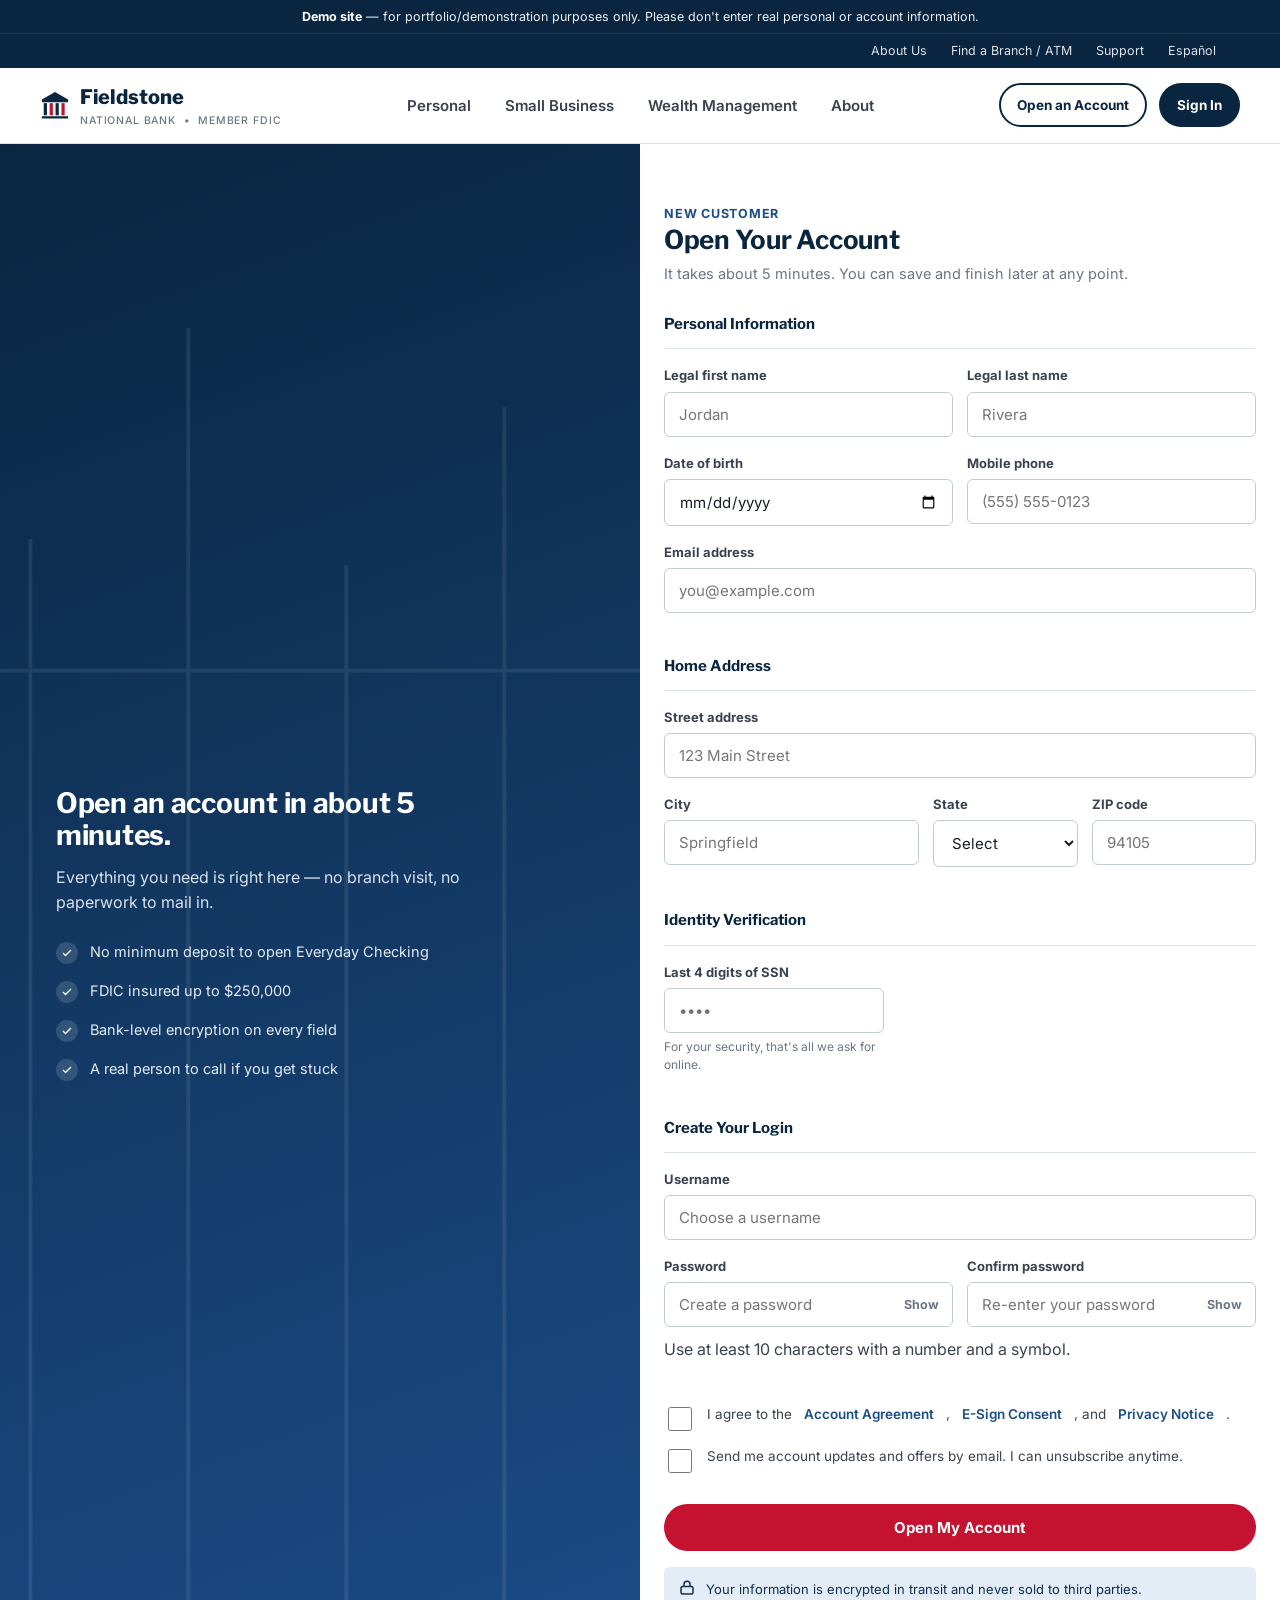
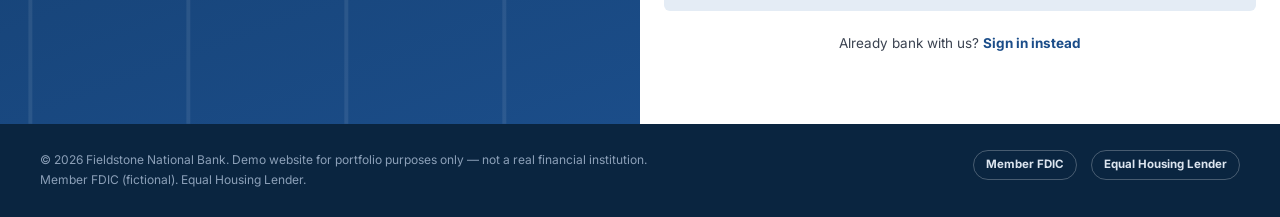
<file: create-account.html>
<!DOCTYPE html>
<html lang="en">
<head>
<meta charset="UTF-8">
<meta name="viewport" content="width=device-width, initial-scale=1.0, maximum-scale=5.0">
<meta name="theme-color" content="#0A2540">
<title>Open an Account | Fieldstone National Bank</title>
<meta name="description" content="Open a Fieldstone National Bank checking or savings account online in about 5 minutes.">
<link rel="stylesheet" href="css/styles.css">
</head>
<body>

<div class="demo-bar">
  <strong>Demo site</strong> — for portfolio/demonstration purposes only. Please don't enter real personal or account information.
</div>

<header class="site-header">
  <div class="utility-bar">
    <div class="container">
      <a href="about.html">About Us</a>
      <a href="#locations">Find a Branch / ATM</a>
      <a href="#support">Support</a>
      <a href="#espanol">Español</a>
    </div>
  </div>
  <nav class="nav-main container" aria-label="Primary">
    <a href="index.html" class="brand">
      <svg class="brand-mark" width="30" height="30" viewBox="0 0 32 32" fill="none" xmlns="http://www.w3.org/2000/svg" aria-hidden="true">
        <path d="M16 2L2 10V13H30V10L16 2Z" fill="#0A2540"/>
        <rect x="4" y="14" width="3.4" height="13" fill="#0A2540"/>
        <rect x="10.3" y="14" width="3.4" height="13" fill="#C41230"/>
        <rect x="16.6" y="14" width="3.4" height="13" fill="#0A2540"/>
        <rect x="22.9" y="14" width="3.4" height="13" fill="#C41230"/>
        <rect x="2" y="28" width="28" height="2.4" fill="#0A2540"/>
      </svg>
      <span>Fieldstone<small>National Bank &nbsp;•&nbsp; Member FDIC</small></span>
    </a>

    <ul class="nav-links">
      <li><a href="index.html">Personal</a></li>
      <li><a href="index.html#products">Small Business</a></li>
      <li><a href="index.html#security">Wealth Management</a></li>
      <li><a href="about.html">About</a></li>
    </ul>

    <div class="nav-actions">
      <a href="create-account.html" class="btn btn-outline btn-sm">Open an Account</a>
      <a href="login.html" class="btn btn-secondary btn-sm">Sign In</a>
      <button class="nav-toggle" aria-label="Toggle menu" aria-expanded="false">
        <svg width="20" height="20" viewBox="0 0 24 24" fill="none" stroke="currentColor" stroke-width="2" stroke-linecap="round"><line x1="3" y1="6" x2="21" y2="6"/><line x1="3" y1="12" x2="21" y2="12"/><line x1="3" y1="18" x2="21" y2="18"/></svg>
      </button>
    </div>
  </nav>

  <div class="mobile-nav container">
    <a href="index.html">Personal</a>
    <a href="index.html#products">Small Business</a>
    <a href="index.html#security">Wealth Management</a>
    <a href="about.html">About</a>
    <a href="login.html" class="btn btn-secondary btn-sm">Sign In</a>
  </div>
</header>

<div class="auth-shell">
  <aside class="auth-aside">
    <svg class="hero-pillars" viewBox="0 0 500 600" preserveAspectRatio="xMidYMax slice" xmlns="http://www.w3.org/2000/svg" aria-hidden="true">
      <g stroke="#FFFFFF" stroke-width="1.5" fill="none" opacity="0.5">
        <line x1="20" y1="120" x2="20" y2="600"/>
        <line x1="80" y1="90" x2="80" y2="600"/>
        <line x1="140" y1="150" x2="140" y2="600"/>
        <line x1="200" y1="70" x2="200" y2="600"/>
        <line x1="260" y1="160" x2="260" y2="600"/>
        <line x1="320" y1="100" x2="320" y2="600"/>
        <line x1="380" y1="130" x2="380" y2="600"/>
        <line x1="440" y1="60" x2="440" y2="600"/>
        <line x1="0" y1="200" x2="500" y2="200"/>
      </g>
    </svg>
    <div class="auth-aside-content">
      <h2>Open an account in about 5 minutes.</h2>
      <p>Everything you need is right here — no branch visit, no paperwork to mail in.</p>
      <ul class="auth-aside-list">
        <li><span class="dot">
          <svg width="12" height="12" viewBox="0 0 24 24" fill="none" stroke="#fff" stroke-width="2.5"><path d="M20 6L9 17l-5-5"/></svg>
        </span> No minimum deposit to open Everyday Checking</li>
        <li><span class="dot">
          <svg width="12" height="12" viewBox="0 0 24 24" fill="none" stroke="#fff" stroke-width="2.5"><path d="M20 6L9 17l-5-5"/></svg>
        </span> FDIC insured up to $250,000</li>
        <li><span class="dot">
          <svg width="12" height="12" viewBox="0 0 24 24" fill="none" stroke="#fff" stroke-width="2.5"><path d="M20 6L9 17l-5-5"/></svg>
        </span> Bank-level encryption on every field</li>
        <li><span class="dot">
          <svg width="12" height="12" viewBox="0 0 24 24" fill="none" stroke="#fff" stroke-width="2.5"><path d="M20 6L9 17l-5-5"/></svg>
        </span> A real person to call if you get stuck</li>
      </ul>
    </div>
  </aside>

  <main class="auth-main">
    <div class="auth-box wide">
      <span class="step-label">New Customer</span>
      <h1>Open Your Account</h1>
      <p class="sub">It takes about 5 minutes. You can save and finish later at any point.</p>

      <form data-demo-form data-success-message="This is a demo — no account was actually created and nothing was submitted." data-success-redirect="users/dashboard.html" novalidate>
        <div class="form-feedback" role="status"></div>

        <fieldset>
          <legend>Personal Information</legend>
          <div class="field-row">
            <div class="field">
              <label for="firstName">Legal first name</label>
              <input type="text" id="firstName" name="firstName" autocomplete="given-name" placeholder="Jordan" required>
            </div>
            <div class="field">
              <label for="lastName">Legal last name</label>
              <input type="text" id="lastName" name="lastName" autocomplete="family-name" placeholder="Rivera" required>
            </div>
          </div>
          <div class="field-row">
            <div class="field">
              <label for="dob">Date of birth</label>
              <input type="date" id="dob" name="dob" autocomplete="bday" required>
            </div>
            <div class="field">
              <label for="phone">Mobile phone</label>
              <input type="tel" id="phone" name="phone" autocomplete="tel" placeholder="(555) 555-0123" required>
            </div>
          </div>
          <div class="field">
            <label for="email">Email address</label>
            <input type="email" id="email" name="email" autocomplete="email" placeholder="you@example.com" required>
          </div>
        </fieldset>

        <fieldset>
          <legend>Home Address</legend>
          <div class="field">
            <label for="street">Street address</label>
            <input type="text" id="street" name="street" autocomplete="address-line1" placeholder="123 Main Street" required>
          </div>
          <div class="field-row-3">
            <div class="field">
              <label for="city">City</label>
              <input type="text" id="city" name="city" autocomplete="address-level2" placeholder="Springfield" required>
            </div>
            <div class="field">
              <label for="state">State</label>
              <select id="state" name="state" autocomplete="address-level1" required>
                <option value="">Select</option>
                <option>CA</option><option>NY</option><option>TX</option><option>OH</option><option>IL</option><option>Other</option>
              </select>
            </div>
            <div class="field">
              <label for="zip">ZIP code</label>
              <input type="text" id="zip" name="zip" autocomplete="postal-code" placeholder="94105" required>
            </div>
          </div>
        </fieldset>

        <fieldset>
          <legend>Identity Verification</legend>
          <div class="field" style="max-width:220px;">
            <label for="ssnLast4">Last 4 digits of SSN</label>
            <input type="text" id="ssnLast4" name="ssnLast4" inputmode="numeric" maxlength="4" placeholder="••••" required>
            <p class="hint">For your security, that's all we ask for online.</p>
          </div>
        </fieldset>

        <fieldset>
          <legend>Create Your Login</legend>
          <div class="field">
            <label for="username">Username</label>
            <input type="text" id="username" name="username" autocomplete="username" placeholder="Choose a username" required>
          </div>
          <div class="field-row">
            <div class="field">
              <label for="newPassword">Password</label>
              <div class="input-wrap">
                <input type="password" id="newPassword" name="newPassword" autocomplete="new-password" placeholder="Create a password" required>
                <button type="button" class="pw-toggle" data-target="newPassword" aria-label="Show password">Show</button>
              </div>
            </div>
            <div class="field">
              <label for="confirmPassword">Confirm password</label>
              <div class="input-wrap">
                <input type="password" id="confirmPassword" name="confirmPassword" autocomplete="new-password" placeholder="Re-enter your password" required>
                <button type="button" class="pw-toggle" data-target="confirmPassword" aria-label="Show password">Show</button>
              </div>
            </div>
          </div>
          <p class="hint" style="margin-top:-6px;">Use at least 10 characters with a number and a symbol.</p>
        </fieldset>

        <label class="checkbox-row" style="margin-bottom:12px;">
          <input type="checkbox" name="terms" required>
          I agree to the <a href="#">Account Agreement</a>, <a href="#">E-Sign Consent</a>, and <a href="#">Privacy Notice</a>.
        </label>
        <label class="checkbox-row" style="margin-bottom:8px;">
          <input type="checkbox" name="marketing">
          Send me account updates and offers by email. I can unsubscribe anytime.
        </label>

        <button type="submit" class="btn btn-primary btn-block" style="margin-top:20px;">Open My Account</button>

        <div class="inline-note">
          <svg width="18" height="18" viewBox="0 0 24 24" fill="none" stroke="currentColor" stroke-width="2" style="flex-shrink:0;"><rect x="4" y="10" width="16" height="10" rx="2"/><path d="M8 10V7a4 4 0 0 1 8 0v3"/></svg>
          Your information is encrypted in transit and never sold to third parties.
        </div>

        <p style="text-align:center; margin-top:22px; font-size:13.5px;">
          Already bank with us? <a href="login.html" style="color:var(--blue-600); font-weight:700;">Sign in instead</a>
        </p>
      </form>
    </div>
  </main>
</div>

<footer class="site-footer" style="padding:26px 0;">
  <div class="container footer-bottom" style="border:none; padding:0;">
    <div class="footer-legal">
      © 2026 Fieldstone National Bank. Demo website for portfolio purposes only — not a real financial institution. Member FDIC (fictional). Equal Housing Lender.
    </div>
    <div class="footer-badges">
      <span class="badge-pill">Member FDIC</span>
      <span class="badge-pill">Equal Housing Lender</span>
    </div>
  </div>
</footer>

<script src="js/script.js"></script>
</body>
</html>
</file>
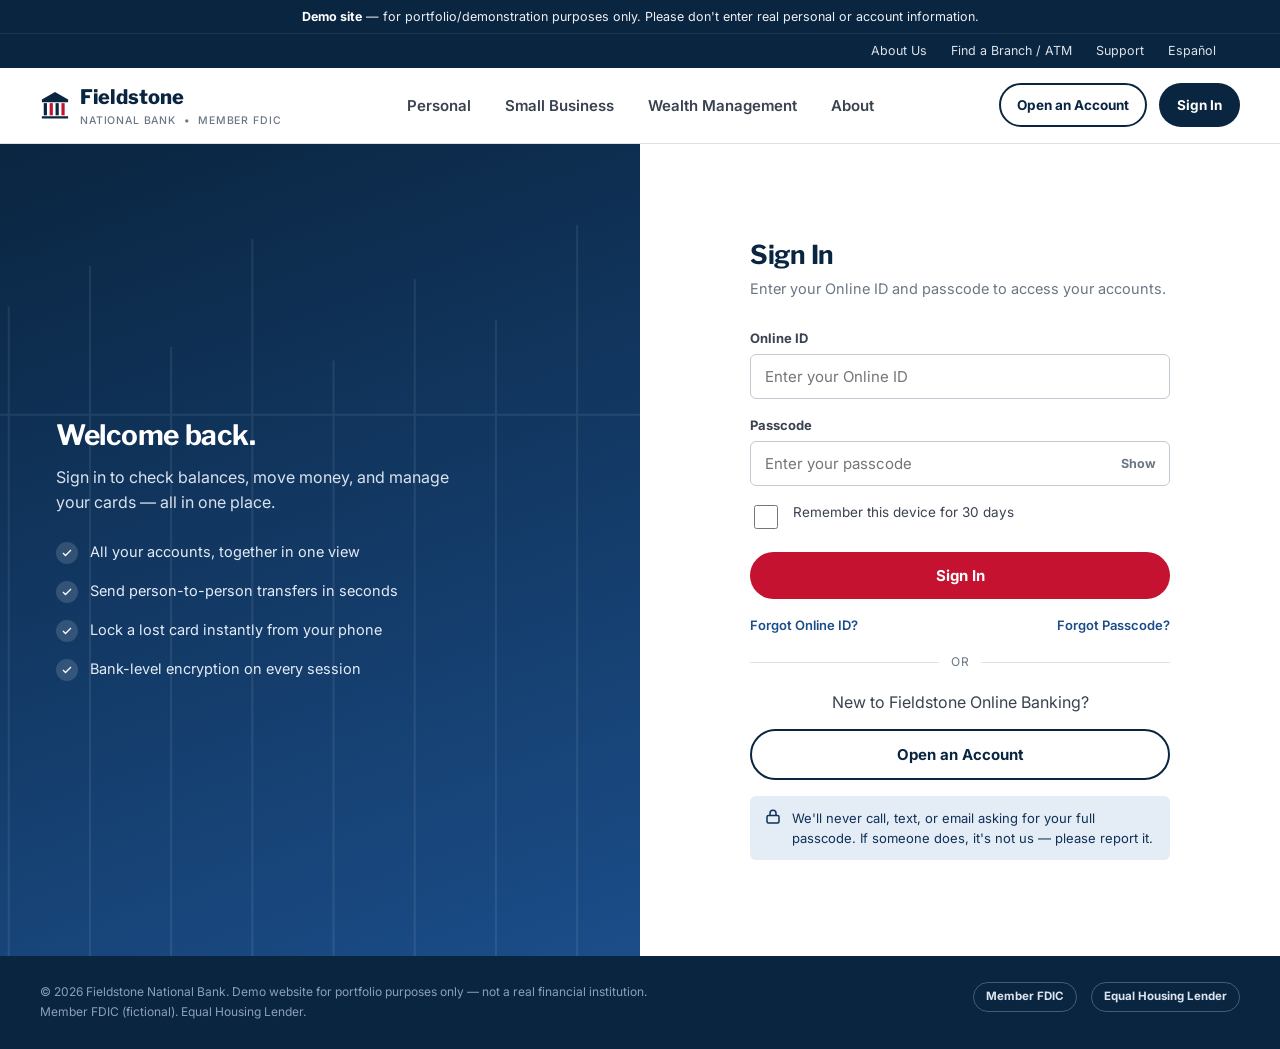
<file: login.html>
<!DOCTYPE html>
<html lang="en">
<head>
<meta charset="UTF-8">
<meta name="viewport" content="width=device-width, initial-scale=1.0, maximum-scale=5.0">
<meta name="theme-color" content="#0A2540">
<title>Sign In | Fieldstone National Bank</title>
<meta name="description" content="Sign in to your Fieldstone National Bank accounts securely.">
<link rel="stylesheet" href="css/styles.css">
</head>
<body>

<div class="demo-bar">
  <strong>Demo site</strong> — for portfolio/demonstration purposes only. Please don't enter real personal or account information.
</div>

<header class="site-header">
  <div class="utility-bar">
    <div class="container">
      <a href="about.html">About Us</a>
      <a href="#locations">Find a Branch / ATM</a>
      <a href="#support">Support</a>
      <a href="#espanol">Español</a>
    </div>
  </div>
  <nav class="nav-main container" aria-label="Primary">
    <a href="index.html" class="brand">
      <svg class="brand-mark" width="30" height="30" viewBox="0 0 32 32" fill="none" xmlns="http://www.w3.org/2000/svg" aria-hidden="true">
        <path d="M16 2L2 10V13H30V10L16 2Z" fill="#0A2540"/>
        <rect x="4" y="14" width="3.4" height="13" fill="#0A2540"/>
        <rect x="10.3" y="14" width="3.4" height="13" fill="#C41230"/>
        <rect x="16.6" y="14" width="3.4" height="13" fill="#0A2540"/>
        <rect x="22.9" y="14" width="3.4" height="13" fill="#C41230"/>
        <rect x="2" y="28" width="28" height="2.4" fill="#0A2540"/>
      </svg>
      <span>Fieldstone<small>National Bank &nbsp;•&nbsp; Member FDIC</small></span>
    </a>

    <ul class="nav-links">
      <li><a href="index.html">Personal</a></li>
      <li><a href="index.html#products">Small Business</a></li>
      <li><a href="index.html#security">Wealth Management</a></li>
      <li><a href="about.html">About</a></li>
    </ul>

    <div class="nav-actions">
      <a href="create-account.html" class="btn btn-outline btn-sm">Open an Account</a>
      <a href="login.html" class="btn btn-secondary btn-sm">Sign In</a>
      <button class="nav-toggle" aria-label="Toggle menu" aria-expanded="false">
        <svg width="20" height="20" viewBox="0 0 24 24" fill="none" stroke="currentColor" stroke-width="2" stroke-linecap="round"><line x1="3" y1="6" x2="21" y2="6"/><line x1="3" y1="12" x2="21" y2="12"/><line x1="3" y1="18" x2="21" y2="18"/></svg>
      </button>
    </div>
  </nav>

  <div class="mobile-nav container">
    <a href="index.html">Personal</a>
    <a href="index.html#products">Small Business</a>
    <a href="index.html#security">Wealth Management</a>
    <a href="about.html">About</a>
    <a href="create-account.html" class="btn btn-outline btn-sm">Open an Account</a>
  </div>
</header>

<div class="auth-shell">
  <aside class="auth-aside">
    <svg class="hero-pillars" viewBox="0 0 500 600" preserveAspectRatio="xMidYMax slice" xmlns="http://www.w3.org/2000/svg" aria-hidden="true">
      <g stroke="#FFFFFF" stroke-width="1.5" fill="none" opacity="0.5">
        <line x1="20" y1="120" x2="20" y2="600"/>
        <line x1="80" y1="90" x2="80" y2="600"/>
        <line x1="140" y1="150" x2="140" y2="600"/>
        <line x1="200" y1="70" x2="200" y2="600"/>
        <line x1="260" y1="160" x2="260" y2="600"/>
        <line x1="320" y1="100" x2="320" y2="600"/>
        <line x1="380" y1="130" x2="380" y2="600"/>
        <line x1="440" y1="60" x2="440" y2="600"/>
        <line x1="0" y1="200" x2="500" y2="200"/>
      </g>
    </svg>
    <div class="auth-aside-content">
      <h2>Welcome back.</h2>
      <p>Sign in to check balances, move money, and manage your cards — all in one place.</p>
      <ul class="auth-aside-list">
        <li><span class="dot">
          <svg width="12" height="12" viewBox="0 0 24 24" fill="none" stroke="#fff" stroke-width="2.5"><path d="M20 6L9 17l-5-5"/></svg>
        </span> All your accounts, together in one view</li>
        <li><span class="dot">
          <svg width="12" height="12" viewBox="0 0 24 24" fill="none" stroke="#fff" stroke-width="2.5"><path d="M20 6L9 17l-5-5"/></svg>
        </span> Send person-to-person transfers in seconds</li>
        <li><span class="dot">
          <svg width="12" height="12" viewBox="0 0 24 24" fill="none" stroke="#fff" stroke-width="2.5"><path d="M20 6L9 17l-5-5"/></svg>
        </span> Lock a lost card instantly from your phone</li>
        <li><span class="dot">
          <svg width="12" height="12" viewBox="0 0 24 24" fill="none" stroke="#fff" stroke-width="2.5"><path d="M20 6L9 17l-5-5"/></svg>
        </span> Bank-level encryption on every session</li>
      </ul>
    </div>
  </aside>

  <main class="auth-main">
    <div class="auth-box">
      <h1>Sign In</h1>
      <p class="sub">Enter your Online ID and passcode to access your accounts.</p>

      <form data-demo-form data-success-message="This is a demo — no real sign-in occurs and nothing is stored." data-success-redirect="users/dashboard.html" novalidate>
        <div class="form-feedback" role="status"></div>

        <div class="field">
          <label for="loginOnlineId">Online ID</label>
          <input type="text" id="loginOnlineId" name="onlineId" autocomplete="username" placeholder="Enter your Online ID" required>
        </div>

        <div class="field">
          <label for="loginPasscode">Passcode</label>
          <div class="input-wrap">
            <input type="password" id="loginPasscode" name="passcode" autocomplete="current-password" placeholder="Enter your passcode" required>
            <button type="button" class="pw-toggle" data-target="loginPasscode" aria-label="Show password">Show</button>
          </div>
        </div>

        <label class="checkbox-row">
          <input type="checkbox" name="remember">
          Remember this device for 30 days
        </label>

        <button type="submit" class="btn btn-primary btn-block" style="margin-top:20px;">Sign In</button>

        <div class="form-links" id="help">
          <a href="#">Forgot Online ID?</a>
          <a href="#">Forgot Passcode?</a>
        </div>
      </form>

      <div class="divider-or">or</div>

      <div id="enroll" style="text-align:center;">
        <p style="margin-bottom:14px;">New to Fieldstone Online Banking?</p>
        <a href="create-account.html" class="btn btn-outline btn-block">Open an Account</a>
      </div>

      <div class="inline-note">
        <svg width="18" height="18" viewBox="0 0 24 24" fill="none" stroke="currentColor" stroke-width="2" style="flex-shrink:0;"><rect x="4" y="10" width="16" height="10" rx="2"/><path d="M8 10V7a4 4 0 0 1 8 0v3"/></svg>
        We'll never call, text, or email asking for your full passcode. If someone does, it's not us — please report it.
      </div>
    </div>
  </main>
</div>

<footer class="site-footer" style="padding:26px 0;">
  <div class="container footer-bottom" style="border:none; padding:0;">
    <div class="footer-legal">
      © 2026 Fieldstone National Bank. Demo website for portfolio purposes only — not a real financial institution. Member FDIC (fictional). Equal Housing Lender.
    </div>
    <div class="footer-badges">
      <span class="badge-pill">Member FDIC</span>
      <span class="badge-pill">Equal Housing Lender</span>
    </div>
  </div>
</footer>

<script src="js/script.js"></script>
</body>
</html>
</file>
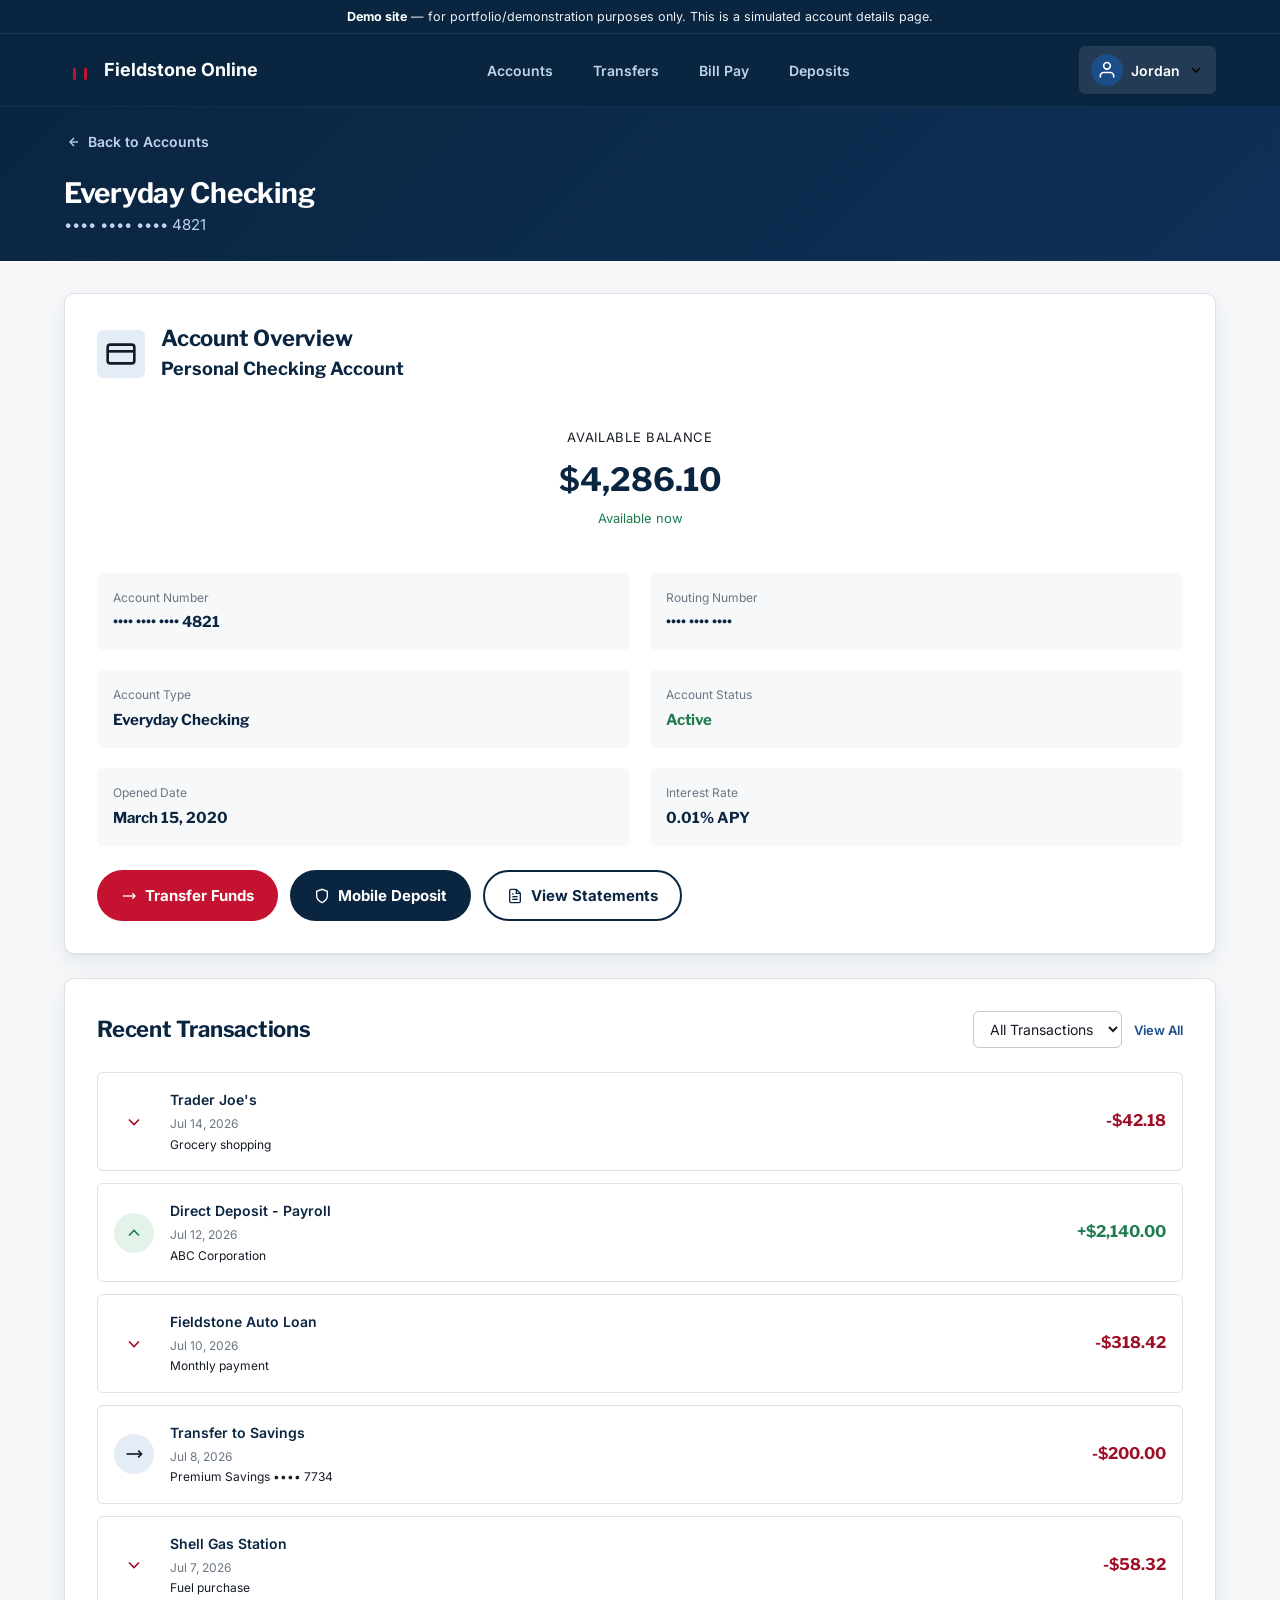
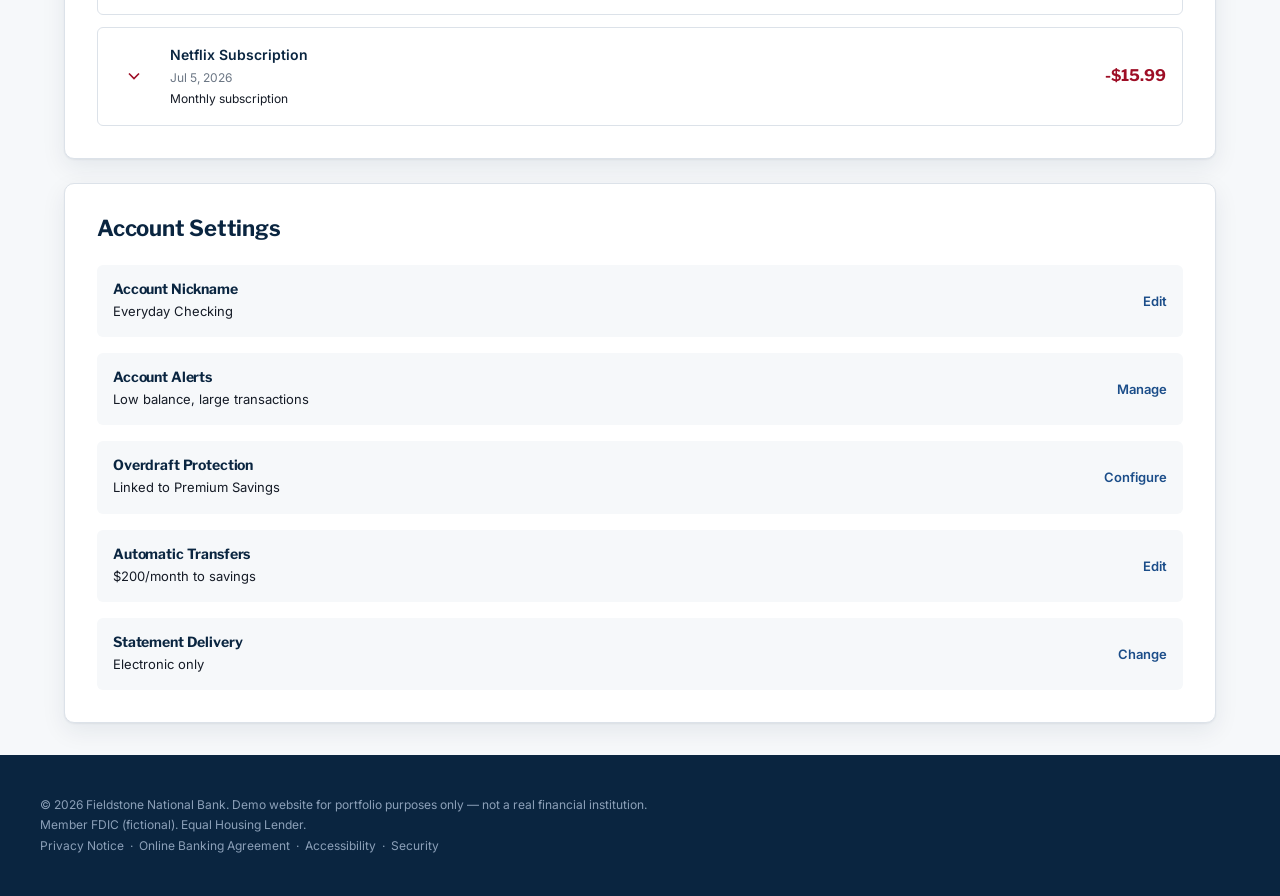
<file: users/account-details.html>
<!DOCTYPE html>
<html lang="en">
<head>
<meta charset="UTF-8">
<meta name="viewport" content="width=device-width, initial-scale=1.0, maximum-scale=5.0">
<meta name="theme-color" content="#0A2540">
<title>Account Details | Fieldstone National Bank</title>
<meta name="description" content="View detailed account information, transaction history, and account settings for your Fieldstone National Bank account.">
<link rel="stylesheet" href="../css/styles.css">
</head>
<body>

<div class="demo-bar">
  <strong>Demo site</strong> — for portfolio/demonstration purposes only. This is a simulated account details page.
</div>

<header class="dashboard-header">
  <div class="container">
    <div class="dashboard-nav">
      <a href="dashboard.html" class="dashboard-brand">
        <svg class="brand-mark" width="28" height="28" viewBox="0 0 32 32" fill="none" xmlns="http://www.w3.org/2000/svg" aria-hidden="true">
          <path d="M16 2L2 10V13H30V10L16 2Z" fill="#0A2540"/>
          <rect x="4" y="14" width="3.4" height="13" fill="#0A2540"/>
          <rect x="10.3" y="14" width="3.4" height="13" fill="#C41230"/>
          <rect x="16.6" y="14" width="3.4" height="13" fill="#0A2540"/>
          <rect x="22.9" y="14" width="3.4" height="13" fill="#C41230"/>
          <rect x="2" y="28" width="28" height="2.4" fill="#0A2540"/>
        </svg>
        <span>Fieldstone Online</span>
      </a>

      <nav class="dashboard-nav-links" aria-label="Dashboard navigation">
        <a href="dashboard.html" class="dashboard-nav-link">Accounts</a>
        <a href="transfers.html" class="dashboard-nav-link">Transfers</a>
        <a href="bill-pay.html" class="dashboard-nav-link">Bill Pay</a>
        <a href="deposits.html" class="dashboard-nav-link">Deposits</a>
      </nav>

      <div class="dashboard-user-menu">
        <button class="user-menu-toggle" aria-label="User menu" aria-expanded="false">
          <div class="user-avatar">
            <svg width="20" height="20" viewBox="0 0 24 24" fill="none" stroke="currentColor" stroke-width="2"><path d="M20 21v-2a4 4 0 0 0-4-4H8a4 4 0 0 0-4 4v2"/><circle cx="12" cy="7" r="4"/></svg>
          </div>
          <span class="user-name">Jordan</span>
          <svg width="16" height="16" viewBox="0 0 24 24" fill="none" stroke="currentColor" stroke-width="2"><polyline points="6 9 12 15 18 9"/></svg>
        </button>
        <div class="user-dropdown">
          <div class="user-dropdown-header">
            <div class="dropdown-avatar">
              <svg width="32" height="32" viewBox="0 0 24 24" fill="none" stroke="currentColor" stroke-width="2"><path d="M20 21v-2a4 4 0 0 0-4-4H8a4 4 0 0 0-4 4v2"/><circle cx="12" cy="7" r="4"/></svg>
            </div>
            <div class="dropdown-user-info">
              <p class="dropdown-user-name">Jordan Smith</p>
              <p class="dropdown-user-email">jordan.smith@email.com</p>
            </div>
          </div>
          <div class="user-dropdown-links">
            <a href="settings.html" class="dropdown-link">
              <svg width="16" height="16" viewBox="0 0 24 24" fill="none" stroke="currentColor" stroke-width="2"><circle cx="12" cy="12" r="3"/><path d="M19.4 15a1.65 1.65 0 0 0 .33 1.82l.06.06a2 2 0 0 1 0 2.83 2 2 0 0 1-2.83 0l-.06-.06a1.65 1.65 0 0 0-1.82-.33 1.65 1.65 0 0 0-1 1.51V21a2 2 0 0 1-2 2 2 2 0 0 1-2-2v-.09A1.65 1.65 0 0 0 9 19.4a1.65 1.65 0 0 0-1.82.33l-.06.06a2 2 0 0 1-2.83 0 2 2 0 0 1 0-2.83l.06-.06a1.65 1.65 0 0 0 .33-1.82 1.65 1.65 0 0 0-1.51-1H3a2 2 0 0 1-2-2 2 2 0 0 1 2-2h.09A1.65 1.65 0 0 0 4.6 9a1.65 1.65 0 0 0-.33-1.82l-.06-.06a2 2 0 0 1 0-2.83 2 2 0 0 1 2.83 0l.06.06a1.65 1.65 0 0 0 1.82.33H9a1.65 1.65 0 0 0 1-1.51V3a2 2 0 0 1 2-2 2 2 0 0 1 2 2v.09a1.65 1.65 0 0 0 1 1.51 1.65 1.65 0 0 0 1.82-.33l.06-.06a2 2 0 0 1 2.83 0 2 2 0 0 1 0 2.83l-.06.06.06-.06z"/></svg>
              Settings
            </a>
            <a href="#" class="dropdown-link">
              <svg width="16" height="16" viewBox="0 0 24 24" fill="none" stroke="currentColor" stroke-width="2"><path d="M12 22s8-4 8-10V5l-8-3-8 3v7c0 6 8 10 8 10z"/></svg>
              Security
            </a>
            <a href="#" class="dropdown-link">
              <svg width="16" height="16" viewBox="0 0 24 24" fill="none" stroke="currentColor" stroke-width="2"><path d="M21 15a2 2 0 0 1-2 2H7l-4 4V5a2 2 0 0 1 2-2h14a2 2 0 0 1 2 2z"/></svg>
              Messages
            </a>
            <div class="dropdown-divider"></div>
            <a href="#" class="dropdown-link">
              <svg width="16" height="16" viewBox="0 0 24 24" fill="none" stroke="currentColor" stroke-width="2"><circle cx="12" cy="12" r="10"/><line x1="12" y1="16" x2="12" y2="12"/><line x1="12" y1="8" x2="12.01" y2="8"/></svg>
              Help & Support
            </a>
            <a href="../index.html" class="dropdown-link">
              <svg width="16" height="16" viewBox="0 0 24 24" fill="none" stroke="currentColor" stroke-width="2"><path d="M3 9l9-7 9 7v11a2 2 0 0 1-2 2H5a2 2 0 0 1-2-2z"/></svg>
              Return to Home
            </a>
            <div class="dropdown-divider"></div>
            <a href="../login.html" class="dropdown-link sign-out">
              <svg width="16" height="16" viewBox="0 0 24 24" fill="none" stroke="currentColor" stroke-width="2"><path d="M9 21H5a2 2 0 0 1-2-2V5a2 2 0 0 1 2-2h4"/><polyline points="16 17 21 12 16 7"/><line x1="21" y1="12" x2="9" y2="12"/></svg>
              Sign Out
            </a>
          </div>
        </div>
      </div>
    </div>
  </div>
</header>

<!-- Account Details Header -->
<div class="account-details-header">
  <div class="container">
    <a href="dashboard.html" class="back-link">
      <svg width="16" height="16" viewBox="0 0 24 24" fill="none" stroke="currentColor" stroke-width="2"><polyline points="15 18 9 12 15 6"/><line x1="21" y1="12" x2="9" y2="12"/></svg>
      Back to Accounts
    </a>
    <div class="account-details-title">
      <h1>Everyday Checking</h1>
      <p class="account-number">•••• •••• •••• 4821</p>
    </div>
  </div>
</div>

<!-- Account Details Main Content -->
<main class="account-details-main">
  <div class="container">
    <div class="account-details-grid">
      
      <!-- Account Overview Card -->
      <div class="account-overview-card">
        <div class="account-overview-header">
          <div class="account-icon checking">
            <svg width="32" height="32" viewBox="0 0 24 24" fill="none" stroke="currentColor" stroke-width="2"><rect x="2" y="5" width="20" height="14" rx="2"/><line x1="2" y1="10" x2="22" y2="10"/></svg>
          </div>
          <div>
            <h2>Account Overview</h2>
            <p class="account-type">Personal Checking Account</p>
          </div>
        </div>
        <div class="account-overview-body">
          <div class="balance-display">
            <p class="balance-label">Available Balance</p>
            <p class="balance-amount">$4,286.10</p>
            <p class="balance-status">Available now</p>
          </div>
          <div class="account-info-grid">
            <div class="info-item">
              <p class="info-label">Account Number</p>
              <p class="info-value">•••• •••• •••• 4821</p>
            </div>
            <div class="info-item">
              <p class="info-label">Routing Number</p>
              <p class="info-value">•••• •••• ••••</p>
            </div>
            <div class="info-item">
              <p class="info-label">Account Type</p>
              <p class="info-value">Everyday Checking</p>
            </div>
            <div class="info-item">
              <p class="info-label">Account Status</p>
              <p class="info-value status-active">Active</p>
            </div>
            <div class="info-item">
              <p class="info-label">Opened Date</p>
              <p class="info-value">March 15, 2020</p>
            </div>
            <div class="info-item">
              <p class="info-label">Interest Rate</p>
              <p class="info-value">0.01% APY</p>
            </div>
          </div>
        </div>
        <div class="account-overview-actions">
          <a href="transfers.html" class="btn btn-primary">
            <svg width="16" height="16" viewBox="0 0 24 24" fill="none" stroke="currentColor" stroke-width="2"><path d="M17 8l4 4-4 4"/><path d="M3 12h18"/></svg>
            Transfer Funds
          </a>
          <a href="deposits.html" class="btn btn-secondary">
            <svg width="16" height="16" viewBox="0 0 24 24" fill="none" stroke="currentColor" stroke-width="2"><path d="M12 22s8-4 8-10V5l-8-3-8 3v7c0 6 8 10 8 10z"/></svg>
            Mobile Deposit
          </a>
          <a href="statements.html" class="btn btn-outline">
            <svg width="16" height="16" viewBox="0 0 24 24" fill="none" stroke="currentColor" stroke-width="2"><path d="M14 2H6a2 2 0 0 0-2 2v16a2 2 0 0 0 2 2h12a2 2 0 0 0 2-2V8z"/><polyline points="14 2 14 8 20 8"/><line x1="16" y1="13" x2="8" y2="13"/><line x1="16" y1="17" x2="8" y2="17"/><polyline points="10 9 9 9 8 9"/></svg>
            View Statements
          </a>
        </div>
      </div>

      <!-- Recent Transactions -->
      <div class="transactions-card">
        <div class="transactions-header">
          <h2>Recent Transactions</h2>
          <div class="transactions-actions">
            <select class="transaction-filter">
              <option value="all">All Transactions</option>
              <option value="deposits">Deposits</option>
              <option value="withdrawals">Withdrawals</option>
              <option value="transfers">Transfers</option>
            </select>
            <button class="btn-text">View All</button>
          </div>
        </div>
        <div class="transactions-list">
          <div class="transaction-item">
            <div class="transaction-icon transaction-debit">
              <svg width="20" height="20" viewBox="0 0 24 24" fill="none" stroke="currentColor" stroke-width="2"><path d="M6 9l6 6 6-6"/></svg>
            </div>
            <div class="transaction-details">
              <p class="transaction-name">Trader Joe's</p>
              <p class="transaction-date">Jul 14, 2026</p>
              <p class="transaction-description">Grocery shopping</p>
            </div>
            <p class="transaction-amount negative">-$42.18</p>
          </div>
          <div class="transaction-item">
            <div class="transaction-icon transaction-deposit">
              <svg width="20" height="20" viewBox="0 0 24 24" fill="none" stroke="currentColor" stroke-width="2"><path d="M18 15l-6-6-6 6"/></svg>
            </div>
            <div class="transaction-details">
              <p class="transaction-name">Direct Deposit - Payroll</p>
              <p class="transaction-date">Jul 12, 2026</p>
              <p class="transaction-description">ABC Corporation</p>
            </div>
            <p class="transaction-amount positive">+$2,140.00</p>
          </div>
          <div class="transaction-item">
            <div class="transaction-icon transaction-debit">
              <svg width="20" height="20" viewBox="0 0 24 24" fill="none" stroke="currentColor" stroke-width="2"><path d="M6 9l6 6 6-6"/></svg>
            </div>
            <div class="transaction-details">
              <p class="transaction-name">Fieldstone Auto Loan</p>
              <p class="transaction-date">Jul 10, 2026</p>
              <p class="transaction-description">Monthly payment</p>
            </div>
            <p class="transaction-amount negative">-$318.42</p>
          </div>
          <div class="transaction-item">
            <div class="transaction-icon transaction-transfer">
              <svg width="20" height="20" viewBox="0 0 24 24" fill="none" stroke="currentColor" stroke-width="2"><path d="M17 8l4 4-4 4"/><path d="M3 12h18"/></svg>
            </div>
            <div class="transaction-details">
              <p class="transaction-name">Transfer to Savings</p>
              <p class="transaction-date">Jul 8, 2026</p>
              <p class="transaction-description">Premium Savings •••• 7734</p>
            </div>
            <p class="transaction-amount negative">-$200.00</p>
          </div>
          <div class="transaction-item">
            <div class="transaction-icon transaction-debit">
              <svg width="20" height="20" viewBox="0 0 24 24" fill="none" stroke="currentColor" stroke-width="2"><path d="M6 9l6 6 6-6"/></svg>
            </div>
            <div class="transaction-details">
              <p class="transaction-name">Shell Gas Station</p>
              <p class="transaction-date">Jul 7, 2026</p>
              <p class="transaction-description">Fuel purchase</p>
            </div>
            <p class="transaction-amount negative">-$58.32</p>
          </div>
          <div class="transaction-item">
            <div class="transaction-icon transaction-debit">
              <svg width="20" height="20" viewBox="0 0 24 24" fill="none" stroke="currentColor" stroke-width="2"><path d="M6 9l6 6 6-6"/></svg>
            </div>
            <div class="transaction-details">
              <p class="transaction-name">Netflix Subscription</p>
              <p class="transaction-date">Jul 5, 2026</p>
              <p class="transaction-description">Monthly subscription</p>
            </div>
            <p class="transaction-amount negative">-$15.99</p>
          </div>
        </div>
      </div>

      <!-- Account Settings -->
      <div class="account-settings-card">
        <h2>Account Settings</h2>
        <div class="settings-list">
          <div class="setting-item">
            <div class="setting-info">
              <h4>Account Nickname</h4>
              <p>Everyday Checking</p>
            </div>
            <button class="btn-text">Edit</button>
          </div>
          <div class="setting-item">
            <div class="setting-info">
              <h4>Account Alerts</h4>
              <p>Low balance, large transactions</p>
            </div>
            <button class="btn-text">Manage</button>
          </div>
          <div class="setting-item">
            <div class="setting-info">
              <h4>Overdraft Protection</h4>
              <p>Linked to Premium Savings</p>
            </div>
            <button class="btn-text">Configure</button>
          </div>
          <div class="setting-item">
            <div class="setting-info">
              <h4>Automatic Transfers</h4>
              <p>$200/month to savings</p>
            </div>
            <button class="btn-text">Edit</button>
          </div>
          <div class="setting-item">
            <div class="setting-info">
              <h4>Statement Delivery</h4>
              <p>Electronic only</p>
            </div>
            <button class="btn-text">Change</button>
          </div>
        </div>
      </div>

    </div>
  </div>
</main>

<footer class="site-footer" style="padding: 40px 0;">
  <div class="container footer-bottom" style="border:none; padding:0;">
    <div class="footer-legal">
      © 2026 Fieldstone National Bank. Demo website for portfolio purposes only — not a real financial institution. Member FDIC (fictional). Equal Housing Lender.
      <br><a href="#">Privacy Notice</a> &nbsp;·&nbsp; <a href="#">Online Banking Agreement</a> &nbsp;·&nbsp; <a href="#">Accessibility</a> &nbsp;·&nbsp; <a href="#">Security</a>
    </div>
  </div>
</footer>

<script src="../js/script.js"></script>
<script>
// Dashboard user dropdown functionality
document.addEventListener('DOMContentLoaded', function() {
  const userMenuToggle = document.querySelector('.user-menu-toggle');
  const userDropdown = document.querySelector('.user-dropdown');
  
  if (userMenuToggle && userDropdown) {
    userMenuToggle.addEventListener('click', function(e) {
      e.stopPropagation();
      const isOpen = userDropdown.classList.contains('open');
      
      if (isOpen) {
        userDropdown.classList.remove('open');
        userMenuToggle.setAttribute('aria-expanded', 'false');
      } else {
        userDropdown.classList.add('open');
        userMenuToggle.setAttribute('aria-expanded', 'true');
      }
    });
    
    // Close dropdown when clicking outside
    document.addEventListener('click', function(e) {
      if (!userDropdown.contains(e.target) && !userMenuToggle.contains(e.target)) {
        userDropdown.classList.remove('open');
        userMenuToggle.setAttribute('aria-expanded', 'false');
      }
    });
    
    // Close dropdown on escape key
    document.addEventListener('keydown', function(e) {
      if (e.key === 'Escape' && userDropdown.classList.contains('open')) {
        userDropdown.classList.remove('open');
        userMenuToggle.setAttribute('aria-expanded', 'false');
        userMenuToggle.focus();
      }
    });
  }
});
</script>
</body>
</html>
</file>
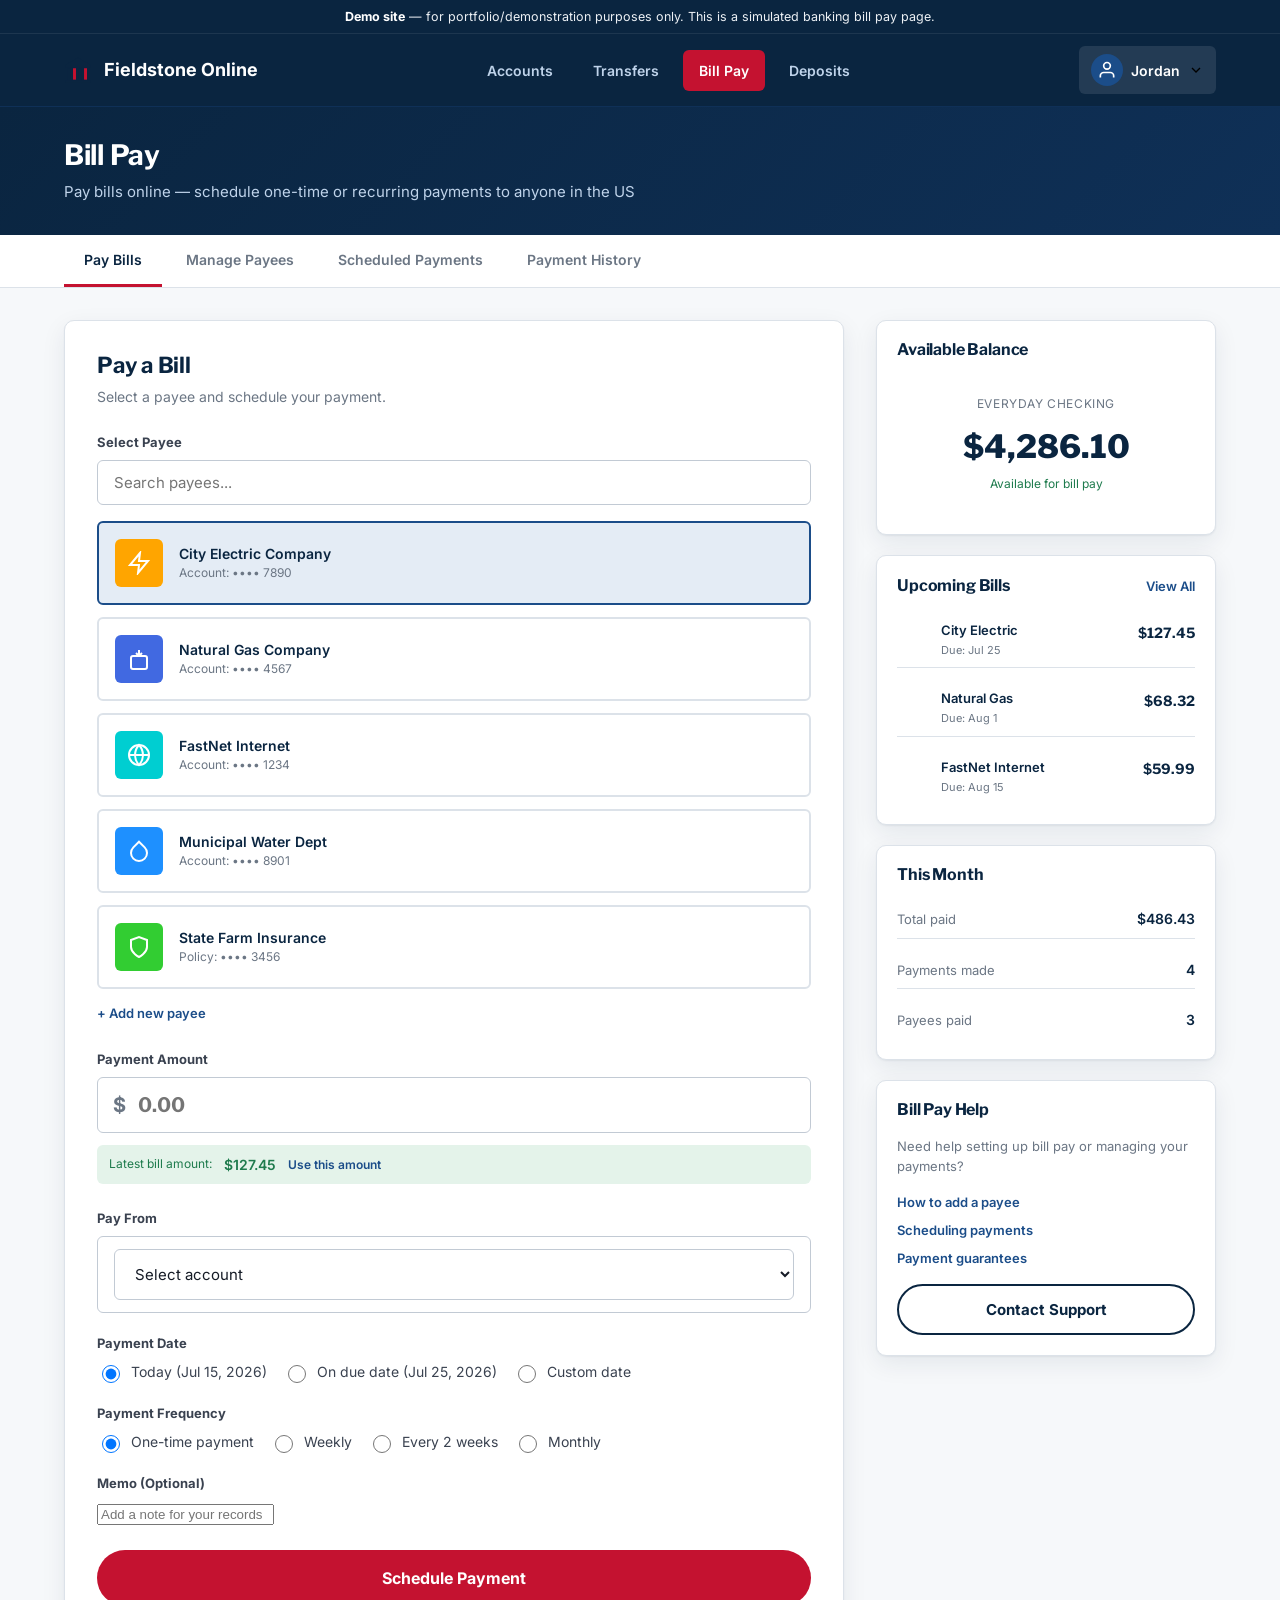
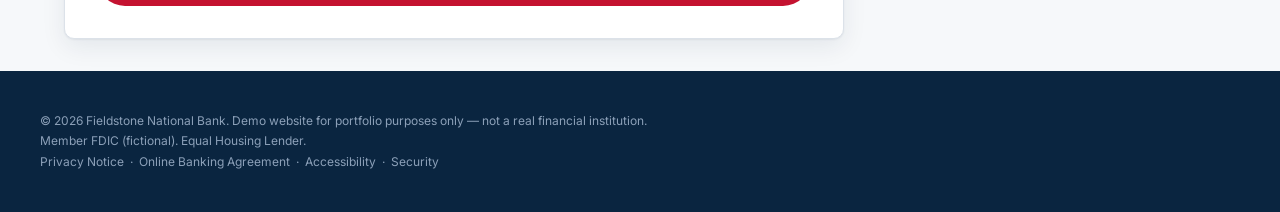
<file: users/bill-pay.html>
<!DOCTYPE html>
<html lang="en">
<head>
<meta charset="UTF-8">
<meta name="viewport" content="width=device-width, initial-scale=1.0, maximum-scale=5.0">
<meta name="theme-color" content="#0A2540">
<title>Bill Pay | Fieldstone National Bank</title>
<meta name="description" content="Pay bills online with Fieldstone National Bank Bill Pay. Schedule one-time or recurring payments to anyone in the US.">
<link rel="stylesheet" href="../css/styles.css">
</head>
<body>

<div class="demo-bar">
  <strong>Demo site</strong> — for portfolio/demonstration purposes only. This is a simulated banking bill pay page.
</div>

<header class="dashboard-header">
  <div class="container">
    <div class="dashboard-nav">
      <a href="dashboard.html" class="dashboard-brand">
        <svg class="brand-mark" width="28" height="28" viewBox="0 0 32 32" fill="none" xmlns="http://www.w3.org/2000/svg" aria-hidden="true">
          <path d="M16 2L2 10V13H30V10L16 2Z" fill="#0A2540"/>
          <rect x="4" y="14" width="3.4" height="13" fill="#0A2540"/>
          <rect x="10.3" y="14" width="3.4" height="13" fill="#C41230"/>
          <rect x="16.6" y="14" width="3.4" height="13" fill="#0A2540"/>
          <rect x="22.9" y="14" width="3.4" height="13" fill="#C41230"/>
          <rect x="2" y="28" width="28" height="2.4" fill="#0A2540"/>
        </svg>
        <span>Fieldstone Online</span>
      </a>

      <nav class="dashboard-nav-links" aria-label="Dashboard navigation">
        <a href="dashboard.html" class="dashboard-nav-link">Accounts</a>
        <a href="transfers.html" class="dashboard-nav-link">Transfers</a>
        <a href="bill-pay.html" class="dashboard-nav-link active">Bill Pay</a>
        <a href="deposits.html" class="dashboard-nav-link">Deposits</a>
      </nav>

      <div class="dashboard-user-menu">
        <button class="user-menu-toggle" aria-label="User menu" aria-expanded="false">
          <div class="user-avatar">
            <svg width="20" height="20" viewBox="0 0 24 24" fill="none" stroke="currentColor" stroke-width="2"><path d="M20 21v-2a4 4 0 0 0-4-4H8a4 4 0 0 0-4 4v2"/><circle cx="12" cy="7" r="4"/></svg>
          </div>
          <span class="user-name">Jordan</span>
          <svg width="16" height="16" viewBox="0 0 24 24" fill="none" stroke="currentColor" stroke-width="2"><polyline points="6 9 12 15 18 9"/></svg>
        </button>
        <div class="user-dropdown">
          <div class="user-dropdown-header">
            <div class="dropdown-avatar">
              <svg width="32" height="32" viewBox="0 0 24 24" fill="none" stroke="currentColor" stroke-width="2"><path d="M20 21v-2a4 4 0 0 0-4-4H8a4 4 0 0 0-4 4v2"/><circle cx="12" cy="7" r="4"/></svg>
            </div>
            <div class="dropdown-user-info">
              <p class="dropdown-user-name">Jordan Smith</p>
              <p class="dropdown-user-email">jordan.smith@email.com</p>
            </div>
          </div>
          <div class="user-dropdown-links">
            <a href="settings.html" class="dropdown-link">
              <svg width="16" height="16" viewBox="0 0 24 24" fill="none" stroke="currentColor" stroke-width="2"><circle cx="12" cy="12" r="3"/><path d="M19.4 15a1.65 1.65 0 0 0 .33 1.82l.06.06a2 2 0 0 1 0 2.83 2 2 0 0 1-2.83 0l-.06-.06a1.65 1.65 0 0 0-1.82-.33 1.65 1.65 0 0 0-1 1.51V21a2 2 0 0 1-2 2 2 2 0 0 1-2-2v-.09A1.65 1.65 0 0 0 9 19.4a1.65 1.65 0 0 0-1.82.33l-.06.06a2 2 0 0 1-2.83 0 2 2 0 0 1 0-2.83l.06-.06a1.65 1.65 0 0 0 .33-1.82 1.65 1.65 0 0 0-1.51-1H3a2 2 0 0 1-2-2 2 2 0 0 1 2-2h.09A1.65 1.65 0 0 0 4.6 9a1.65 1.65 0 0 0-.33-1.82l-.06-.06a2 2 0 0 1 0-2.83 2 2 0 0 1 2.83 0l.06.06a1.65 1.65 0 0 0 1.82.33H9a1.65 1.65 0 0 0 1-1.51V3a2 2 0 0 1 2-2 2 2 0 0 1 2 2v.09a1.65 1.65 0 0 0 1 1.51 1.65 1.65 0 0 0 1.82-.33l.06-.06a2 2 0 0 1 2.83 0 2 2 0 0 1 0 2.83l-.06.06.06-.06z"/></svg>
              Settings
            </a>
            <a href="#" class="dropdown-link">
              <svg width="16" height="16" viewBox="0 0 24 24" fill="none" stroke="currentColor" stroke-width="2"><path d="M12 22s8-4 8-10V5l-8-3-8 3v7c0 6 8 10 8 10z"/></svg>
              Security
            </a>
            <a href="#" class="dropdown-link">
              <svg width="16" height="16" viewBox="0 0 24 24" fill="none" stroke="currentColor" stroke-width="2"><path d="M21 15a2 2 0 0 1-2 2H7l-4 4V5a2 2 0 0 1 2-2h14a2 2 0 0 1 2 2z"/></svg>
              Messages
            </a>
            <div class="dropdown-divider"></div>
            <a href="#" class="dropdown-link">
              <svg width="16" height="16" viewBox="0 0 24 24" fill="none" stroke="currentColor" stroke-width="2"><circle cx="12" cy="12" r="10"/><line x1="12" y1="16" x2="12" y2="12"/><line x1="12" y1="8" x2="12.01" y2="8"/></svg>
              Help & Support
            </a>
            <a href="../index.html" class="dropdown-link">
              <svg width="16" height="16" viewBox="0 0 24 24" fill="none" stroke="currentColor" stroke-width="2"><path d="M3 9l9-7 9 7v11a2 2 0 0 1-2 2H5a2 2 0 0 1-2-2z"/></svg>
              Return to Home
            </a>
            <div class="dropdown-divider"></div>
            <a href="../login.html" class="dropdown-link sign-out">
              <svg width="16" height="16" viewBox="0 0 24 24" fill="none" stroke="currentColor" stroke-width="2"><path d="M9 21H5a2 2 0 0 1-2-2V5a2 2 0 0 1 2-2h4"/><polyline points="16 17 21 12 16 7"/><line x1="21" y1="12" x2="9" y2="12"/></svg>
              Sign Out
            </a>
          </div>
        </div>
      </div>
    </div>
  </div>
</header>

<!-- Bill Pay Header -->
<div class="bill-pay-header">
  <div class="container">
    <h1>Bill Pay</h1>
    <p class="bill-pay-subtitle">Pay bills online — schedule one-time or recurring payments to anyone in the US</p>
  </div>
</div>

<!-- Bill Pay Tabs -->
<div class="bill-pay-tabs-container">
  <div class="container">
    <div class="bill-pay-tabs" role="tablist">
      <button class="bill-pay-tab active" data-tab="pay-bills" role="tab" aria-selected="true">
        Pay Bills
      </button>
      <button class="bill-pay-tab" data-tab="payees" role="tab" aria-selected="false">
        Manage Payees
      </button>
      <button class="bill-pay-tab" data-tab="scheduled" role="tab" aria-selected="false">
        Scheduled Payments
      </button>
      <button class="bill-pay-tab" data-tab="history" role="tab" aria-selected="false">
        Payment History
      </button>
    </div>
  </div>
</div>

<!-- Bill Pay Content -->
<main class="bill-pay-main">
  <div class="container">
    <div class="bill-pay-content-grid">
      
      <!-- Bill Pay Form Section -->
      <div class="bill-pay-form-section">
        
        <!-- Pay Bills Tab -->
        <div class="bill-pay-tab-content active" id="pay-bills">
          <div class="bill-pay-form-card">
            <h2>Pay a Bill</h2>
            <p class="form-description">Select a payee and schedule your payment.</p>
            
            <form data-demo-form data-success-message="Payment scheduled successfully! This is a demo — no actual payment was processed." novalidate>
              <div class="form-feedback" role="status"></div>

              <div class="payee-selector">
                <label class="field-label">Select Payee</label>
                <div class="payee-search">
                  <input type="text" id="payeeSearch" placeholder="Search payees..." class="search-input">
                </div>
                <div class="payee-list">
                  <label class="payee-option">
                    <input type="radio" name="payee" value="electric" checked>
                    <div class="payee-card">
                      <div class="payee-icon electric">
                        <svg width="24" height="24" viewBox="0 0 24 24" fill="none" stroke="currentColor" stroke-width="2"><path d="M13 2L3 14h9l-1 8 10-12h-9l1-8z"/></svg>
                      </div>
                      <div class="payee-details">
                        <p class="payee-name">City Electric Company</p>
                        <p class="payee-account">Account: •••• 7890</p>
                      </div>
                    </div>
                  </label>
                  <label class="payee-option">
                    <input type="radio" name="payee" value="gas">
                    <div class="payee-card">
                      <div class="payee-icon gas">
                        <svg width="24" height="24" viewBox="0 0 24 24" fill="none" stroke="currentColor" stroke-width="2"><path d="M6 9h12a2 2 0 0 1 2 2v9a2 2 0 0 1-2 2H6a2 2 0 0 1-2-2v-9a2 2 0 0 1 2-2z"/><path d="M12 3v6"/><path d="M12 9l3-3"/><path d="M12 9l-3-3"/></svg>
                      </div>
                      <div class="payee-details">
                        <p class="payee-name">Natural Gas Company</p>
                        <p class="payee-account">Account: •••• 4567</p>
                      </div>
                    </div>
                  </label>
                  <label class="payee-option">
                    <input type="radio" name="payee" value="internet">
                    <div class="payee-card">
                      <div class="payee-icon internet">
                        <svg width="24" height="24" viewBox="0 0 24 24" fill="none" stroke="currentColor" stroke-width="2"><circle cx="12" cy="12" r="10"/><line x1="2" y1="12" x2="22" y2="12"/><path d="M12 2a15.3 15.3 0 0 1 4 10 15.3 15.3 0 0 1-4 10 15.3 15.3 0 0 1-4-10 15.3 15.3 0 0 1 4-10z"/></svg>
                      </div>
                      <div class="payee-details">
                        <p class="payee-name">FastNet Internet</p>
                        <p class="payee-account">Account: •••• 1234</p>
                      </div>
                    </div>
                  </label>
                  <label class="payee-option">
                    <input type="radio" name="payee" value="water">
                    <div class="payee-card">
                      <div class="payee-icon water">
                        <svg width="24" height="24" viewBox="0 0 24 24" fill="none" stroke="currentColor" stroke-width="2"><path d="M12 2.69l5.66 5.66a8 8 0 1 1-11.31 0z"/></svg>
                      </div>
                      <div class="payee-details">
                        <p class="payee-name">Municipal Water Dept</p>
                        <p class="payee-account">Account: •••• 8901</p>
                      </div>
                    </div>
                  </label>
                  <label class="payee-option">
                    <input type="radio" name="payee" value="insurance">
                    <div class="payee-card">
                      <div class="payee-icon insurance">
                        <svg width="24" height="24" viewBox="0 0 24 24" fill="none" stroke="currentColor" stroke-width="2"><path d="M12 22s8-4 8-10V5l-8-3-8 3v7c0 6 8 10 8 10z"/></svg>
                      </div>
                      <div class="payee-details">
                        <p class="payee-name">State Farm Insurance</p>
                        <p class="payee-account">Policy: •••• 3456</p>
                      </div>
                    </div>
                  </label>
                </div>
                <button type="button" class="btn-text add-payee-btn">+ Add new payee</button>
              </div>

              <div class="payment-amount-section">
                <label class="field-label">Payment Amount</label>
                <div class="amount-input-wrapper">
                  <span class="currency-symbol">$</span>
                  <input type="text" id="paymentAmount" name="amount" class="amount-input" placeholder="0.00" inputmode="decimal" required>
                </div>
                <div class="bill-amount-info">
                  <span class="bill-label">Latest bill amount:</span>
                  <span class="bill-amount">$127.45</span>
                  <button type="button" class="btn-text use-bill-amount">Use this amount</button>
                </div>
              </div>

              <div class="payment-account-selector">
                <label class="field-label">Pay From</label>
                <div class="account-select">
                  <select id="paymentFromAccount" name="fromAccount" required>
                    <option value="">Select account</option>
                    <option value="checking">Everyday Checking •••• 4821 - $4,286.10</option>
                    <option value="savings">Premium Savings •••• 7734 - $12,847.32</option>
                  </select>
                </div>
              </div>

              <div class="payment-date-section">
                <label class="field-label">Payment Date</label>
                <div class="date-options">
                  <label class="date-option">
                    <input type="radio" name="paymentDate" value="today" checked>
                    <span>Today (Jul 15, 2026)</span>
                  </label>
                  <label class="date-option">
                    <input type="radio" name="paymentDate" value="due">
                    <span>On due date (Jul 25, 2026)</span>
                  </label>
                  <label class="date-option">
                    <input type="radio" name="paymentDate" value="custom">
                    <span>Custom date</span>
                  </label>
                </div>
                <input type="date" id="customPaymentDate" name="customDate" class="date-input" style="display: none;">
              </div>

              <div class="payment-frequency">
                <label class="field-label">Payment Frequency</label>
                <div class="frequency-options">
                  <label class="frequency-option">
                    <input type="radio" name="paymentFrequency" value="once" checked>
                    <span>One-time payment</span>
                  </label>
                  <label class="frequency-option">
                    <input type="radio" name="paymentFrequency" value="weekly">
                    <span>Weekly</span>
                  </label>
                  <label class="frequency-option">
                    <input type="radio" name="paymentFrequency" value="biweekly">
                    <span>Every 2 weeks</span>
                  </label>
                  <label class="frequency-option">
                    <input type="radio" name="paymentFrequency" value="monthly">
                    <span>Monthly</span>
                  </label>
                </div>
              </div>

              <div class="payment-memo">
                <label class="field-label">Memo (Optional)</label>
                <input type="text" id="paymentMemo" name="memo" placeholder="Add a note for your records" maxlength="140">
              </div>

              <div class="payment-summary" id="paymentSummary" style="display: none;">
                <h3>Payment Summary</h3>
                <div class="summary-row">
                  <span>Payee:</span>
                  <span id="summaryPayee">-</span>
                </div>
                <div class="summary-row">
                  <span>Amount:</span>
                  <span id="summaryPaymentAmount">-</span>
                </div>
                <div class="summary-row">
                  <span>From:</span>
                  <span id="summaryPaymentFrom">-</span>
                </div>
                <div class="summary-row">
                  <span>Date:</span>
                  <span id="summaryPaymentDate">-</span>
                </div>
              </div>

              <button type="submit" class="btn btn-primary btn-block payment-submit">Schedule Payment</button>
            </form>
          </div>
        </div>

        <!-- Manage Payees Tab -->
        <div class="bill-pay-tab-content" id="payees">
          <div class="bill-pay-form-card">
            <h2>Manage Payees</h2>
            <p class="form-description">Add, edit, or remove your bill payees.</p>
            
            <div class="payees-list-header">
              <div class="payees-search">
                <input type="text" placeholder="Search payees..." class="search-input">
              </div>
              <button class="btn btn-primary add-payee-header-btn">
                <svg width="16" height="16" viewBox="0 0 24 24" fill="none" stroke="currentColor" stroke-width="2"><line x1="12" y1="5" x2="12" y2="19"/><line x1="5" y1="12" x2="19" y2="12"/></svg>
                Add Payee
              </button>
            </div>

            <div class="payees-manage-list">
              <div class="payee-manage-item">
                <div class="payee-manage-icon electric">
                  <svg width="20" height="20" viewBox="0 0 24 24" fill="none" stroke="currentColor" stroke-width="2"><path d="M13 2L3 14h9l-1 8 10-12h-9l1-8z"/></svg>
                </div>
                <div class="payee-manage-details">
                  <p class="payee-manage-name">City Electric Company</p>
                  <p class="payee-manage-account">Account: •••• 7890</p>
                  <p class="payee-manage-address">123 Power Ave, Columbus, OH 43215</p>
                </div>
                <div class="payee-manage-actions">
                  <button class="btn-text edit-btn">Edit</button>
                  <button class="btn-text delete-btn">Delete</button>
                </div>
              </div>

              <div class="payee-manage-item">
                <div class="payee-manage-icon gas">
                  <svg width="20" height="20" viewBox="0 0 24 24" fill="none" stroke="currentColor" stroke-width="2"><path d="M6 9h12a2 2 0 0 1 2 2v9a2 2 0 0 1-2 2H6a2 2 0 0 1-2-2v-9a2 2 0 0 1 2-2z"/><path d="M12 3v6"/><path d="M12 9l3-3"/><path d="M12 9l-3-3"/></svg>
                </div>
                <div class="payee-manage-details">
                  <p class="payee-manage-name">Natural Gas Company</p>
                  <p class="payee-manage-account">Account: •••• 4567</p>
                  <p class="payee-manage-address">456 Gas St, Columbus, OH 43216</p>
                </div>
                <div class="payee-manage-actions">
                  <button class="btn-text edit-btn">Edit</button>
                  <button class="btn-text delete-btn">Delete</button>
                </div>
              </div>

              <div class="payee-manage-item">
                <div class="payee-manage-icon internet">
                  <svg width="20" height="20" viewBox="0 0 24 24" fill="none" stroke="currentColor" stroke-width="2"><circle cx="12" cy="12" r="10"/><line x1="2" y1="12" x2="22" y2="12"/><path d="M12 2a15.3 15.3 0 0 1 4 10 15.3 15.3 0 0 1-4 10 15.3 15.3 0 0 1-4-10 15.3 15.3 0 0 1 4-10z"/></svg>
                </div>
                <div class="payee-manage-details">
                  <p class="payee-manage-name">FastNet Internet</p>
                  <p class="payee-manage-account">Account: •••• 1234</p>
                  <p class="payee-manage-address">789 Broadband Blvd, Columbus, OH 43217</p>
                </div>
                <div class="payee-manage-actions">
                  <button class="btn-text edit-btn">Edit</button>
                  <button class="btn-text delete-btn">Delete</button>
                </div>
              </div>

              <div class="payee-manage-item">
                <div class="payee-manage-icon water">
                  <svg width="20" height="20" viewBox="0 0 24 24" fill="none" stroke="currentColor" stroke-width="2"><path d="M12 2.69l5.66 5.66a8 8 0 1 1-11.31 0z"/></svg>
                </div>
                <div class="payee-manage-details">
                  <p class="payee-manage-name">Municipal Water Dept</p>
                  <p class="payee-manage-account">Account: •••• 8901</p>
                  <p class="payee-manage-address">321 Water Way, Columbus, OH 43218</p>
                </div>
                <div class="payee-manage-actions">
                  <button class="btn-text edit-btn">Edit</button>
                  <button class="btn-text delete-btn">Delete</button>
                </div>
              </div>

              <div class="payee-manage-item">
                <div class="payee-manage-icon insurance">
                  <svg width="20" height="20" viewBox="0 0 24 24" fill="none" stroke="currentColor" stroke-width="2"><path d="M12 22s8-4 8-10V5l-8-3-8 3v7c0 6 8 10 8 10z"/></svg>
                </div>
                <div class="payee-manage-details">
                  <p class="payee-manage-name">State Farm Insurance</p>
                  <p class="payee-manage-account">Policy: •••• 3456</p>
                  <p class="payee-manage-address">555 Insurance Dr, Bloomington, IL 61701</p>
                </div>
                <div class="payee-manage-actions">
                  <button class="btn-text edit-btn">Edit</button>
                  <button class="btn-text delete-btn">Delete</button>
                </div>
              </div>
            </div>
          </div>
        </div>

        <!-- Scheduled Payments Tab -->
        <div class="bill-pay-tab-content" id="scheduled">
          <div class="bill-pay-form-card">
            <h2>Scheduled Payments</h2>
            <p class="form-description">View and manage your upcoming scheduled payments.</p>
            
            <div class="scheduled-payments-list">
              <div class="scheduled-payment-item">
                <div class="scheduled-payment-icon electric">
                  <svg width="20" height="20" viewBox="0 0 24 24" fill="none" stroke="currentColor" stroke-width="2"><path d="M13 2L3 14h9l-1 8 10-12h-9l1-8z"/></svg>
                </div>
                <div class="scheduled-payment-details">
                  <p class="scheduled-payment-name">City Electric Company</p>
                  <p class="scheduled-payment-date">Scheduled: Jul 25, 2026</p>
                  <p class="scheduled-payment-from">From: Everyday Checking •••• 4821</p>
                </div>
                <div class="scheduled-payment-amount">
                  <p class="amount">$127.45</p>
                  <span class="status pending">Pending</span>
                </div>
                <div class="scheduled-payment-actions">
                  <button class="btn-text edit-btn">Edit</button>
                  <button class="btn-text cancel-btn">Cancel</button>
                </div>
              </div>

              <div class="scheduled-payment-item">
                <div class="scheduled-payment-icon gas">
                  <svg width="20" height="20" viewBox="0 0 24 24" fill="none" stroke="currentColor" stroke-width="2"><path d="M6 9h12a2 2 0 0 1 2 2v9a2 2 0 0 1-2 2H6a2 2 0 0 1-2-2v-9a2 2 0 0 1 2-2z"/><path d="M12 3v6"/><path d="M12 9l3-3"/><path d="M12 9l-3-3"/></svg>
                </div>
                <div class="scheduled-payment-details">
                  <p class="scheduled-payment-name">Natural Gas Company</p>
                  <p class="scheduled-payment-date">Scheduled: Aug 1, 2026</p>
                  <p class="scheduled-payment-from">From: Everyday Checking •••• 4821</p>
                </div>
                <div class="scheduled-payment-amount">
                  <p class="amount">$68.32</p>
                  <span class="status pending">Pending</span>
                </div>
                <div class="scheduled-payment-actions">
                  <button class="btn-text edit-btn">Edit</button>
                  <button class="btn-text cancel-btn">Cancel</button>
                </div>
              </div>

              <div class="scheduled-payment-item recurring">
                <div class="scheduled-payment-icon internet">
                  <svg width="20" height="20" viewBox="0 0 24 24" fill="none" stroke="currentColor" stroke-width="2"><circle cx="12" cy="12" r="10"/><line x1="2" y1="12" x2="22" y2="12"/><path d="M12 2a15.3 15.3 0 0 1 4 10 15.3 15.3 0 0 1-4 10 15.3 15.3 0 0 1-4-10 15.3 15.3 0 0 1 4-10z"/></svg>
                </div>
                <div class="scheduled-payment-details">
                  <p class="scheduled-payment-name">FastNet Internet</p>
                  <p class="scheduled-payment-date">Monthly: 15th of each month</p>
                  <p class="scheduled-payment-from">From: Everyday Checking •••• 4821</p>
                </div>
                <div class="scheduled-payment-amount">
                  <p class="amount">$59.99</p>
                  <span class="status recurring">Recurring</span>
                </div>
                <div class="scheduled-payment-actions">
                  <button class="btn-text edit-btn">Edit</button>
                  <button class="btn-text cancel-btn">Cancel</button>
                </div>
              </div>
            </div>
          </div>
        </div>

        <!-- Payment History Tab -->
        <div class="bill-pay-tab-content" id="history">
          <div class="bill-pay-form-card">
            <h2>Payment History</h2>
            <p class="form-description">View your past bill payments.</p>
            
            <div class="history-filters">
              <div class="filter-group">
                <label class="field-label">Date Range</label>
                <select class="filter-select">
                  <option>Last 30 days</option>
                  <option>Last 60 days</option>
                  <option>Last 90 days</option>
                  <option>Last 6 months</option>
                  <option>Last year</option>
                  <option>Custom range</option>
                </select>
              </div>
              <div class="filter-group">
                <label class="field-label">Payee</label>
                <select class="filter-select">
                  <option>All payees</option>
                  <option>City Electric Company</option>
                  <option>Natural Gas Company</option>
                  <option>FastNet Internet</option>
                  <option>Municipal Water Dept</option>
                  <option>State Farm Insurance</option>
                </select>
              </div>
            </div>

            <div class="payment-history-list">
              <div class="payment-history-item">
                <div class="history-icon electric">
                  <svg width="16" height="16" viewBox="0 0 24 24" fill="none" stroke="currentColor" stroke-width="2"><path d="M13 2L3 14h9l-1 8 10-12h-9l1-8z"/></svg>
                </div>
                <div class="history-details">
                  <p class="history-name">City Electric Company</p>
                  <p class="history-date">Jul 10, 2026</p>
                </div>
                <div class="history-amount">
                  <p class="amount">$127.45</p>
                  <span class="status completed">Completed</span>
                </div>
              </div>

              <div class="payment-history-item">
                <div class="history-icon gas">
                  <svg width="16" height="16" viewBox="0 0 24 24" fill="none" stroke="currentColor" stroke-width="2"><path d="M6 9h12a2 2 0 0 1 2 2v9a2 2 0 0 1-2 2H6a2 2 0 0 1-2-2v-9a2 2 0 0 1 2-2z"/><path d="M12 3v6"/><path d="M12 9l3-3"/><path d="M12 9l-3-3"/></svg>
                </div>
                <div class="history-details">
                  <p class="history-name">Natural Gas Company</p>
                  <p class="history-date">Jul 1, 2026</p>
                </div>
                <div class="history-amount">
                  <p class="amount">$68.32</p>
                  <span class="status completed">Completed</span>
                </div>
              </div>

              <div class="payment-history-item">
                <div class="history-icon internet">
                  <svg width="16" height="16" viewBox="0 0 24 24" fill="none" stroke="currentColor" stroke-width="2"><circle cx="12" cy="12" r="10"/><line x1="2" y1="12" x2="22" y2="12"/><path d="M12 2a15.3 15.3 0 0 1 4 10 15.3 15.3 0 0 1-4 10 15.3 15.3 0 0 1-4-10 15.3 15.3 0 0 1 4-10z"/></svg>
                </div>
                <div class="history-details">
                  <p class="history-name">FastNet Internet</p>
                  <p class="history-date">Jun 15, 2026</p>
                </div>
                <div class="history-amount">
                  <p class="amount">$59.99</p>
                  <span class="status completed">Completed</span>
                </div>
              </div>

              <div class="payment-history-item">
                <div class="history-icon water">
                  <svg width="16" height="16" viewBox="0 0 24 24" fill="none" stroke="currentColor" stroke-width="2"><path d="M12 2.69l5.66 5.66a8 8 0 1 1-11.31 0z"/></svg>
                </div>
                <div class="history-details">
                  <p class="history-name">Municipal Water Dept</p>
                  <p class="history-date">Jun 8, 2026</p>
                </div>
                <div class="history-amount">
                  <p class="amount">$45.67</p>
                  <span class="status completed">Completed</span>
                </div>
              </div>

              <div class="payment-history-item">
                <div class="history-icon insurance">
                  <svg width="16" height="16" viewBox="0 0 24 24" fill="none" stroke="currentColor" stroke-width="2"><path d="M12 22s8-4 8-10V5l-8-3-8 3v7c0 6 8 10 8 10z"/></svg>
                </div>
                <div class="history-details">
                  <p class="history-name">State Farm Insurance</p>
                  <p class="history-date">Jun 1, 2026</p>
                </div>
                <div class="history-amount">
                  <p class="amount">$185.00</p>
                  <span class="status completed">Completed</span>
                </div>
              </div>
            </div>

            <div class="history-pagination">
              <button class="btn-text" disabled>Previous</button>
              <span class="page-info">Page 1 of 3</span>
              <button class="btn-text">Next</button>
            </div>
          </div>
        </div>

      </div>

      <!-- Sidebar -->
      <div class="bill-pay-sidebar">
        
        <!-- Quick Balance -->
        <div class="sidebar-card">
          <h3>Available Balance</h3>
          <div class="quick-balance-display">
            <p class="balance-label">Everyday Checking</p>
            <p class="balance-amount-large">$4,286.10</p>
            <p class="balance-sub">Available for bill pay</p>
          </div>
        </div>

        <!-- Upcoming Bills -->
        <div class="sidebar-card">
          <div class="sidebar-card-header">
            <h3>Upcoming Bills</h3>
            <a href="#" class="view-all">View All</a>
          </div>
          <div class="upcoming-bills-list">
            <div class="upcoming-bill-item">
              <div class="upcoming-bill-icon electric">
                <svg width="16" height="16" viewBox="0 0 24 24" fill="none" stroke="currentColor" stroke-width="2"><path d="M13 2L3 14h9l-1 8 10-12h-9l1-8z"/></svg>
              </div>
              <div class="upcoming-bill-details">
                <p class="upcoming-bill-name">City Electric</p>
                <p class="upcoming-bill-due">Due: Jul 25</p>
              </div>
              <p class="upcoming-bill-amount">$127.45</p>
            </div>
            <div class="upcoming-bill-item">
              <div class="upcoming-bill-icon gas">
                <svg width="16" height="16" viewBox="0 0 24 24" fill="none" stroke="currentColor" stroke-width="2"><path d="M6 9h12a2 2 0 0 1 2 2v9a2 2 0 0 1-2 2H6a2 2 0 0 1-2-2v-9a2 2 0 0 1 2-2z"/><path d="M12 3v6"/><path d="M12 9l3-3"/><path d="M12 9l-3-3"/></svg>
              </div>
              <div class="upcoming-bill-details">
                <p class="upcoming-bill-name">Natural Gas</p>
                <p class="upcoming-bill-due">Due: Aug 1</p>
              </div>
              <p class="upcoming-bill-amount">$68.32</p>
            </div>
            <div class="upcoming-bill-item">
              <div class="upcoming-bill-icon internet">
                <svg width="16" height="16" viewBox="0 0 24 24" fill="none" stroke="currentColor" stroke-width="2"><circle cx="12" cy="12" r="10"/><line x1="2" y1="12" x2="22" y2="12"/><path d="M12 2a15.3 15.3 0 0 1 4 10 15.3 15.3 0 0 1-4 10 15.3 15.3 0 0 1-4-10 15.3 15.3 0 0 1 4-10z"/></svg>
              </div>
              <div class="upcoming-bill-details">
                <p class="upcoming-bill-name">FastNet Internet</p>
                <p class="upcoming-bill-due">Due: Aug 15</p>
              </div>
              <p class="upcoming-bill-amount">$59.99</p>
            </div>
          </div>
        </div>

        <!-- Payment Stats -->
        <div class="sidebar-card">
          <h3>This Month</h3>
          <div class="payment-stats">
            <div class="stat-row">
              <span class="stat-label">Total paid</span>
              <span class="stat-value">$486.43</span>
            </div>
            <div class="stat-row">
              <span class="stat-label">Payments made</span>
              <span class="stat-value">4</span>
            </div>
            <div class="stat-row">
              <span class="stat-label">Payees paid</span>
              <span class="stat-value">3</span>
            </div>
          </div>
        </div>

        <!-- Help -->
        <div class="sidebar-card help-card">
          <h3>Bill Pay Help</h3>
          <p class="help-text">Need help setting up bill pay or managing your payments?</p>
          <div class="help-links">
            <a href="#" class="help-link">How to add a payee</a>
            <a href="#" class="help-link">Scheduling payments</a>
            <a href="#" class="help-link">Payment guarantees</a>
          </div>
          <a href="#" class="btn btn-outline btn-block">Contact Support</a>
        </div>

      </div>
    </div>
  </div>
</main>

<footer class="site-footer" style="padding: 40px 0;">
  <div class="container footer-bottom" style="border:none; padding:0;">
    <div class="footer-legal">
      © 2026 Fieldstone National Bank. Demo website for portfolio purposes only — not a real financial institution. Member FDIC (fictional). Equal Housing Lender.
      <br><a href="#">Privacy Notice</a> &nbsp;·&nbsp; <a href="#">Online Banking Agreement</a> &nbsp;·&nbsp; <a href="#">Accessibility</a> &nbsp;·&nbsp; <a href="#">Security</a>
    </div>
  </div>
</footer>

<script src="../js/script.js"></script>
<script>
// Bill Pay page specific JavaScript
document.addEventListener('DOMContentLoaded', function() {
  // Tab switching
  const tabs = document.querySelectorAll('.bill-pay-tab');
  const tabContents = document.querySelectorAll('.bill-pay-tab-content');
  
  tabs.forEach(tab => {
    tab.addEventListener('click', function() {
      const targetTab = this.dataset.tab;
      
      // Update active tab
      tabs.forEach(t => t.classList.remove('active'));
      this.classList.add('active');
      
      // Update active content
      tabContents.forEach(content => {
        content.classList.remove('active');
        if (content.id === targetTab) {
          content.classList.add('active');
        }
      });
    });
  });
  
  // Payment date options
  const dateRadios = document.querySelectorAll('input[name="paymentDate"]');
  const customDateInput = document.getElementById('customPaymentDate');
  
  dateRadios.forEach(radio => {
    radio.addEventListener('change', function() {
      if (this.value === 'custom') {
        customDateInput.style.display = 'block';
      } else {
        customDateInput.style.display = 'none';
      }
    });
  });
  
  // Use bill amount button
  const useBillAmountBtn = document.querySelector('.use-bill-amount');
  const paymentAmountInput = document.getElementById('paymentAmount');
  
  if (useBillAmountBtn && paymentAmountInput) {
    useBillAmountBtn.addEventListener('click', function() {
      paymentAmountInput.value = '127.45';
    });
  }
});

// Dashboard user dropdown functionality
document.addEventListener('DOMContentLoaded', function() {
  const userMenuToggle = document.querySelector('.user-menu-toggle');
  const userDropdown = document.querySelector('.user-dropdown');
  
  if (userMenuToggle && userDropdown) {
    userMenuToggle.addEventListener('click', function(e) {
      e.stopPropagation();
      const isOpen = userDropdown.classList.contains('open');
      
      if (isOpen) {
        userDropdown.classList.remove('open');
        userMenuToggle.setAttribute('aria-expanded', 'false');
      } else {
        userDropdown.classList.add('open');
        userMenuToggle.setAttribute('aria-expanded', 'true');
      }
    });
    
    // Close dropdown when clicking outside
    document.addEventListener('click', function(e) {
      if (!userDropdown.contains(e.target) && !userMenuToggle.contains(e.target)) {
        userDropdown.classList.remove('open');
        userMenuToggle.setAttribute('aria-expanded', 'false');
      }
    });
    
    // Close dropdown on escape key
    document.addEventListener('keydown', function(e) {
      if (e.key === 'Escape' && userDropdown.classList.contains('open')) {
        userDropdown.classList.remove('open');
        userMenuToggle.setAttribute('aria-expanded', 'false');
        userMenuToggle.focus();
      }
    });
  }
});
</script>
</body>
</html>
</file>
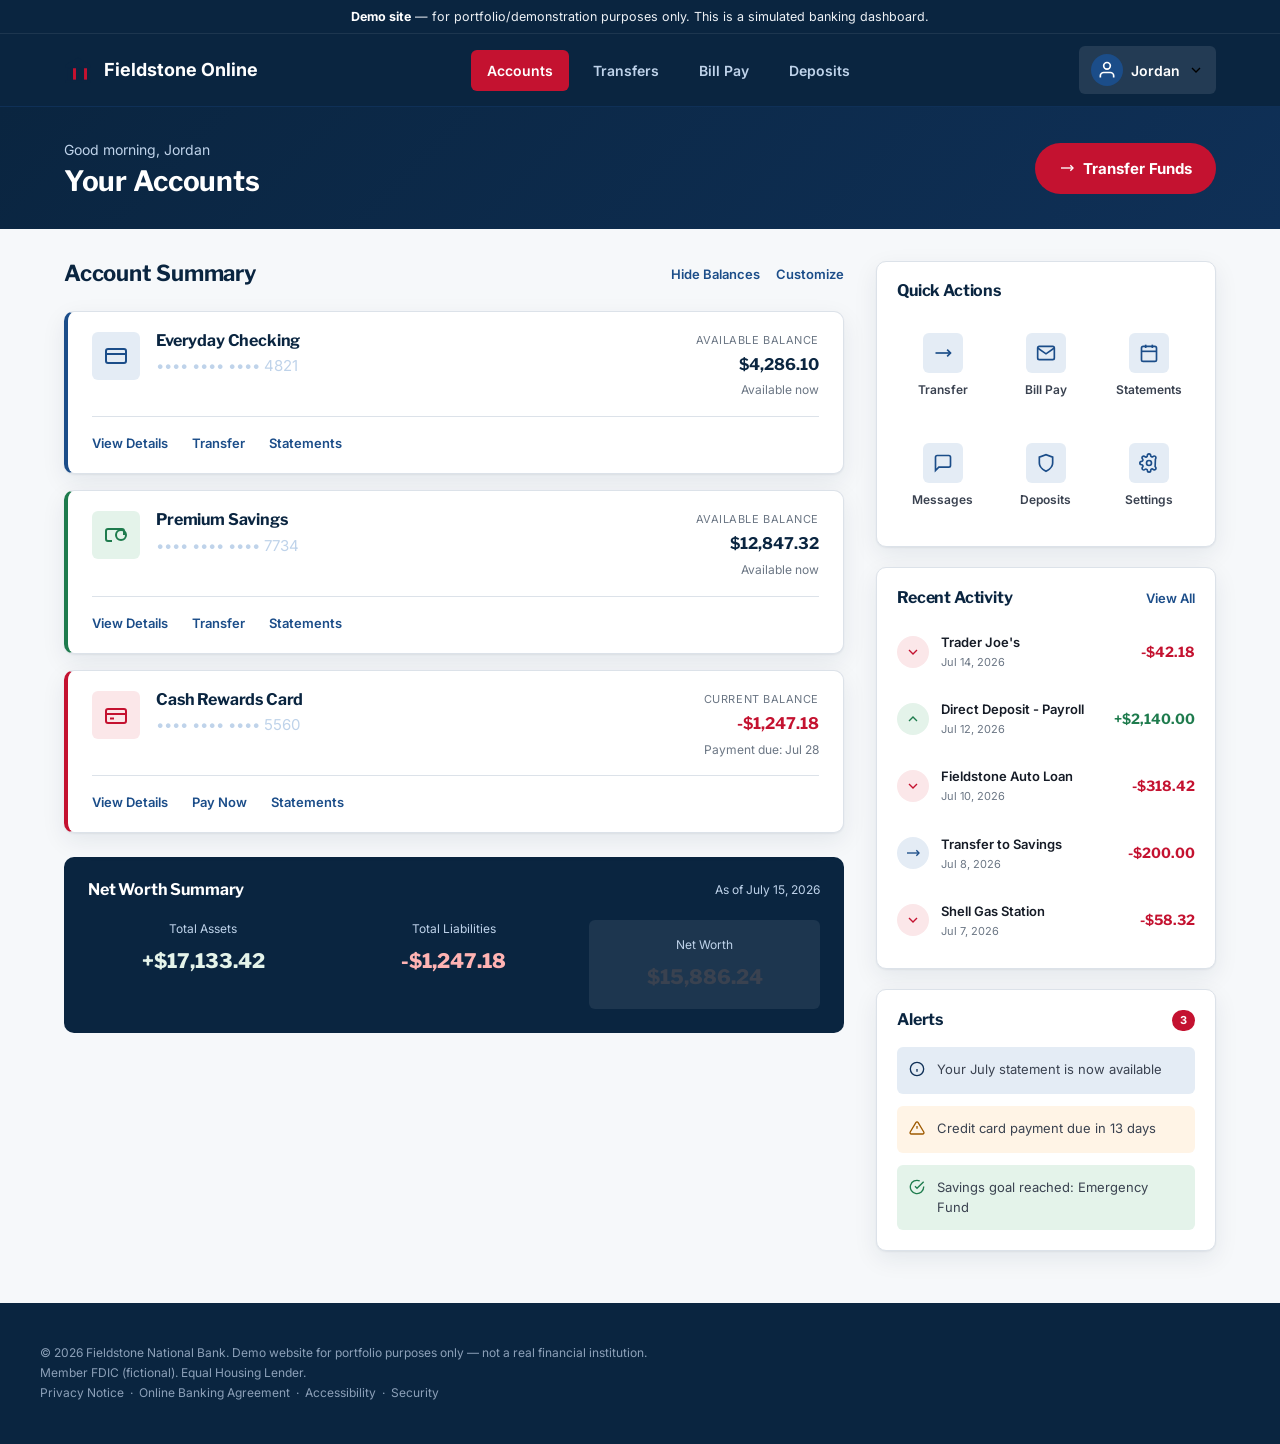
<file: users/dashboard.html>
<!DOCTYPE html>
<html lang="en">
<head>
<meta charset="UTF-8">
<meta name="viewport" content="width=device-width, initial-scale=1.0, maximum-scale=5.0">
<meta name="theme-color" content="#0A2540">
<title>Account Summary | Fieldstone National Bank</title>
<meta name="description" content="View your accounts, balances, and recent transactions with Fieldstone National Bank Online Banking.">
<link rel="stylesheet" href="../css/styles.css">
</head>
<body>

<div class="demo-bar">
  <strong>Demo site</strong> — for portfolio/demonstration purposes only. This is a simulated banking dashboard.
</div>

<header class="dashboard-header">
  <div class="container">
    <div class="dashboard-nav">
      <a href="dashboard.html" class="dashboard-brand">
        <svg class="brand-mark" width="28" height="28" viewBox="0 0 32 32" fill="none" xmlns="http://www.w3.org/2000/svg" aria-hidden="true">
          <path d="M16 2L2 10V13H30V10L16 2Z" fill="#0A2540"/>
          <rect x="4" y="14" width="3.4" height="13" fill="#0A2540"/>
          <rect x="10.3" y="14" width="3.4" height="13" fill="#C41230"/>
          <rect x="16.6" y="14" width="3.4" height="13" fill="#0A2540"/>
          <rect x="22.9" y="14" width="3.4" height="13" fill="#C41230"/>
          <rect x="2" y="28" width="28" height="2.4" fill="#0A2540"/>
        </svg>
        <span>Fieldstone Online</span>
      </a>

      <nav class="dashboard-nav-links" aria-label="Dashboard navigation">
        <a href="dashboard.html" class="dashboard-nav-link active">Accounts</a>
        <a href="transfers.html" class="dashboard-nav-link">Transfers</a>
        <a href="bill-pay.html" class="dashboard-nav-link">Bill Pay</a>
        <a href="deposits.html" class="dashboard-nav-link">Deposits</a>
      </nav>

      <div class="dashboard-user-menu">
        <button class="user-menu-toggle" aria-label="User menu" aria-expanded="false">
          <div class="user-avatar">
            <svg width="20" height="20" viewBox="0 0 24 24" fill="none" stroke="currentColor" stroke-width="2"><path d="M20 21v-2a4 4 0 0 0-4-4H8a4 4 0 0 0-4 4v2"/><circle cx="12" cy="7" r="4"/></svg>
          </div>
          <span class="user-name">Jordan</span>
          <svg width="16" height="16" viewBox="0 0 24 24" fill="none" stroke="currentColor" stroke-width="2"><polyline points="6 9 12 15 18 9"/></svg>
        </button>
        <div class="user-dropdown">
          <div class="user-dropdown-header">
            <div class="dropdown-avatar">
              <svg width="32" height="32" viewBox="0 0 24 24" fill="none" stroke="currentColor" stroke-width="2"><path d="M20 21v-2a4 4 0 0 0-4-4H8a4 4 0 0 0-4 4v2"/><circle cx="12" cy="7" r="4"/></svg>
            </div>
            <div class="dropdown-user-info">
              <p class="dropdown-user-name">Jordan Smith</p>
              <p class="dropdown-user-email">jordan.smith@email.com</p>
            </div>
          </div>
          <div class="user-dropdown-links">
            <a href="settings.html" class="dropdown-link">
              <svg width="16" height="16" viewBox="0 0 24 24" fill="none" stroke="currentColor" stroke-width="2"><circle cx="12" cy="12" r="3"/><path d="M19.4 15a1.65 1.65 0 0 0 .33 1.82l.06.06a2 2 0 0 1 0 2.83 2 2 0 0 1-2.83 0l-.06-.06a1.65 1.65 0 0 0-1.82-.33 1.65 1.65 0 0 0-1 1.51V21a2 2 0 0 1-2 2 2 2 0 0 1-2-2v-.09A1.65 1.65 0 0 0 9 19.4a1.65 1.65 0 0 0-1.82.33l-.06.06a2 2 0 0 1-2.83 0 2 2 0 0 1 0-2.83l.06-.06a1.65 1.65 0 0 0 .33-1.82 1.65 1.65 0 0 0-1.51-1H3a2 2 0 0 1-2-2 2 2 0 0 1 2-2h.09A1.65 1.65 0 0 0 4.6 9a1.65 1.65 0 0 0-.33-1.82l-.06-.06a2 2 0 0 1 0-2.83 2 2 0 0 1 2.83 0l.06.06a1.65 1.65 0 0 0 1.82.33H9a1.65 1.65 0 0 0 1-1.51V3a2 2 0 0 1 2-2 2 2 0 0 1 2 2v.09a1.65 1.65 0 0 0 1 1.51 1.65 1.65 0 0 0 1.82-.33l.06-.06a2 2 0 0 1 2.83 0 2 2 0 0 1 0 2.83l-.06.06.06-.06z"/></svg>
              Settings
            </a>
            <a href="#" class="dropdown-link">
              <svg width="16" height="16" viewBox="0 0 24 24" fill="none" stroke="currentColor" stroke-width="2"><path d="M12 22s8-4 8-10V5l-8-3-8 3v7c0 6 8 10 8 10z"/></svg>
              Security
            </a>
            <a href="#" class="dropdown-link">
              <svg width="16" height="16" viewBox="0 0 24 24" fill="none" stroke="currentColor" stroke-width="2"><path d="M21 15a2 2 0 0 1-2 2H7l-4 4V5a2 2 0 0 1 2-2h14a2 2 0 0 1 2 2z"/></svg>
              Messages
            </a>
            <div class="dropdown-divider"></div>
            <a href="#" class="dropdown-link">
              <svg width="16" height="16" viewBox="0 0 24 24" fill="none" stroke="currentColor" stroke-width="2"><circle cx="12" cy="12" r="10"/><line x1="12" y1="16" x2="12" y2="12"/><line x1="12" y1="8" x2="12.01" y2="8"/></svg>
              Help & Support
            </a>
            <a href="../index.html" class="dropdown-link">
              <svg width="16" height="16" viewBox="0 0 24 24" fill="none" stroke="currentColor" stroke-width="2"><path d="M3 9l9-7 9 7v11a2 2 0 0 1-2 2H5a2 2 0 0 1-2-2z"/></svg>
              Return to Home
            </a>
            <div class="dropdown-divider"></div>
            <a href="../login.html" class="dropdown-link sign-out">
              <svg width="16" height="16" viewBox="0 0 24 24" fill="none" stroke="currentColor" stroke-width="2"><path d="M9 21H5a2 2 0 0 1-2-2V5a2 2 0 0 1 2-2h4"/><polyline points="16 17 21 12 16 7"/><line x1="21" y1="12" x2="9" y2="12"/></svg>
              Sign Out
            </a>
          </div>
        </div>
      </div>
    </div>
  </div>
</header>

<!-- Dashboard Welcome Bar -->
<div class="dashboard-welcome">
  <div class="container">
    <div class="welcome-content">
      <div>
        <p class="welcome-greeting">Good morning, Jordan</p>
        <h1 class="welcome-title">Your Accounts</h1>
      </div>
      <div class="welcome-actions">
        <a href="transfers.html" class="btn btn-primary">
          <svg width="16" height="16" viewBox="0 0 24 24" fill="none" stroke="currentColor" stroke-width="2"><path d="M17 8l4 4-4 4"/><path d="M3 12h18"/></svg>
          Transfer Funds
        </a>
      </div>
    </div>
  </div>
</div>

<!-- Main Dashboard Content -->
<main class="dashboard-main">
  <div class="container">
    <div class="dashboard-grid">
      
      <!-- Accounts Section -->
      <div class="accounts-section">
        <div class="section-header">
          <h2>Account Summary</h2>
          <div class="section-actions">
            <button class="btn-text" id="hideBalancesBtn">Hide Balances</button>
            <button class="btn-text" id="customizeBtn">Customize</button>
          </div>
        </div>

        <!-- Account Cards -->
        <div class="account-cards">
          
          <!-- Checking Account -->
          <div class="account-card checking" data-account="checking">
            <div class="account-card-header">
              <div class="account-icon">
                <svg width="24" height="24" viewBox="0 0 24 24" fill="none" stroke="currentColor" stroke-width="2"><rect x="2" y="5" width="20" height="14" rx="2"/><line x1="2" y1="10" x2="22" y2="10"/></svg>
              </div>
              <div class="account-info">
                <h3>Everyday Checking</h3>
                <p class="account-number">•••• •••• •••• 4821</p>
              </div>
              <div class="account-balance">
                <p class="balance-label">Available Balance</p>
                <p class="balance-amount balance-value">$4,286.10</p>
                <p class="balance-status">Available now</p>
              </div>
            </div>
            <div class="account-card-footer">
              <a href="account-details.html" class="account-link">View Details</a>
              <a href="transfers.html" class="account-link">Transfer</a>
              <a href="statements.html" class="account-link">Statements</a>
            </div>
          </div>

          <!-- Savings Account -->
          <div class="account-card savings" data-account="savings">
            <div class="account-card-header">
              <div class="account-icon">
                <svg width="24" height="24" viewBox="0 0 24 24" fill="none" stroke="currentColor" stroke-width="2"><path d="M20 12V8a2 2 0 0 0-2-2H4a2 2 0 0 0-2 2v8a2 2 0 0 0 2 2h4"/><path d="M12 12a5 5 0 0 0 10 0 5 5 0 0 0-10 0z"/></svg>
              </div>
              <div class="account-info">
                <h3>Premium Savings</h3>
                <p class="account-number">•••• •••• •••• 7734</p>
              </div>
              <div class="account-balance">
                <p class="balance-label">Available Balance</p>
                <p class="balance-amount balance-value">$12,847.32</p>
                <p class="balance-status">Available now</p>
              </div>
            </div>
            <div class="account-card-footer">
              <a href="account-details.html" class="account-link">View Details</a>
              <a href="transfers.html" class="account-link">Transfer</a>
              <a href="statements.html" class="account-link">Statements</a>
            </div>
          </div>

          <!-- Credit Card -->
          <div class="account-card credit" data-account="credit">
            <div class="account-card-header">
              <div class="account-icon">
                <svg width="24" height="24" viewBox="0 0 24 24" fill="none" stroke="currentColor" stroke-width="2"><rect x="2" y="6" width="20" height="14" rx="2"/><line x1="2" y1="11" x2="22" y2="11"/><line x1="6" y1="15.5" x2="10" y2="15.5"/></svg>
              </div>
              <div class="account-info">
                <h3>Cash Rewards Card</h3>
                <p class="account-number">•••• •••• •••• 5560</p>
              </div>
              <div class="account-balance">
                <p class="balance-label">Current Balance</p>
                <p class="balance-amount negative balance-value">-$1,247.18</p>
                <p class="balance-status">Payment due: Jul 28</p>
              </div>
            </div>
            <div class="account-card-footer">
              <a href="account-details.html" class="account-link">View Details</a>
              <a href="transfers.html" class="account-link">Pay Now</a>
              <a href="statements.html" class="account-link">Statements</a>
            </div>
          </div>

        </div>

        <!-- Net Worth Summary -->
        <div class="net-worth-card">
          <div class="net-worth-header">
            <h3>Net Worth Summary</h3>
            <span class="net-worth-date">As of July 15, 2026</span>
          </div>
          <div class="net-worth-grid">
            <div class="net-worth-item">
              <p class="nw-label">Total Assets</p>
              <p class="nw-value positive">+$17,133.42</p>
            </div>
            <div class="net-worth-item">
              <p class="nw-label">Total Liabilities</p>
              <p class="nw-value negative">-$1,247.18</p>
            </div>
            <div class="net-worth-item total">
              <p class="nw-label">Net Worth</p>
              <p class="nw-value">$15,886.24</p>
            </div>
          </div>
        </div>
      </div>

      <!-- Sidebar -->
      <div class="dashboard-sidebar">
        
        <!-- Quick Actions -->
        <div class="sidebar-card">
          <h3>Quick Actions</h3>
          <div class="quick-actions-grid">
            <a href="transfers.html" class="quick-action">
              <div class="quick-action-icon">
                <svg width="20" height="20" viewBox="0 0 24 24" fill="none" stroke="currentColor" stroke-width="2"><path d="M17 8l4 4-4 4"/><path d="M3 12h18"/></svg>
              </div>
              <span>Transfer</span>
            </a>
            <a href="bill-pay.html" class="quick-action">
              <div class="quick-action-icon">
                <svg width="20" height="20" viewBox="0 0 24 24" fill="none" stroke="currentColor" stroke-width="2"><path d="M4 4h16c1.1 0 2 .9 2 2v12c0 1.1-.9 2-2 2H4c-1.1 0-2-.9-2-2V6c0-1.1.9-2 2-2z"/><polyline points="22,6 12,13 2,6"/></svg>
              </div>
              <span>Bill Pay</span>
            </a>
            <a href="#" class="quick-action">
              <div class="quick-action-icon">
                <svg width="20" height="20" viewBox="0 0 24 24" fill="none" stroke="currentColor" stroke-width="2"><rect x="3" y="4" width="18" height="18" rx="2" ry="2"/><line x1="16" y1="2" x2="16" y2="6"/><line x1="8" y1="2" x2="8" y2="6"/><line x1="3" y1="10" x2="21" y2="10"/></svg>
              </div>
              <span>Statements</span>
            </a>
            <a href="#" class="quick-action">
              <div class="quick-action-icon">
                <svg width="20" height="20" viewBox="0 0 24 24" fill="none" stroke="currentColor" stroke-width="2"><path d="M21 15a2 2 0 0 1-2 2H7l-4 4V5a2 2 0 0 1 2-2h14a2 2 0 0 1 2 2z"/></svg>
              </div>
              <span>Messages</span>
            </a>
            <a href="deposits.html" class="quick-action">
              <div class="quick-action-icon">
                <svg width="20" height="20" viewBox="0 0 24 24" fill="none" stroke="currentColor" stroke-width="2"><path d="M12 22s8-4 8-10V5l-8-3-8 3v7c0 6 8 10 8 10z"/></svg>
              </div>
              <span>Deposits</span>
            </a>
            <a href="settings.html" class="quick-action">
              <div class="quick-action-icon">
                <svg width="20" height="20" viewBox="0 0 24 24" fill="none" stroke="currentColor" stroke-width="2"><circle cx="12" cy="12" r="3"/><path d="M19.4 15a1.65 1.65 0 0 0 .33 1.82l.06.06a2 2 0 0 1 0 2.83 2 2 0 0 1-2.83 0l-.06-.06a1.65 1.65 0 0 0-1.82-.33 1.65 1.65 0 0 0-1 1.51V21a2 2 0 0 1-2 2 2 2 0 0 1-2-2v-.09A1.65 1.65 0 0 0 9 19.4a1.65 1.65 0 0 0-1.82.33l-.06.06a2 2 0 0 1-2.83 0 2 2 0 0 1 0-2.83l.06-.06a1.65 1.65 0 0 0 .33-1.82 1.65 1.65 0 0 0-1.51-1H3a2 2 0 0 1-2-2 2 2 0 0 1 2-2h.09A1.65 1.65 0 0 0 4.6 9a1.65 1.65 0 0 0-.33-1.82l-.06-.06a2 2 0 0 1 0-2.83 2 2 0 0 1 2.83 0l.06.06a1.65 1.65 0 0 0 1.82.33H9a1.65 1.65 0 0 0 1-1.51V3a2 2 0 0 1 2-2 2 2 0 0 1 2 2v.09a1.65 1.65 0 0 0 1 1.51 1.65 1.65 0 0 0 1.82-.33l.06-.06a2 2 0 0 1 2.83 0 2 2 0 0 1 0 2.83l-.06.06.06-.06z"/></svg>
              </div>
              <span>Settings</span>
            </a>
          </div>
        </div>

        <!-- Recent Activity -->
        <div class="sidebar-card">
          <div class="sidebar-card-header">
            <h3>Recent Activity</h3>
            <a href="#" class="view-all">View All</a>
          </div>
          <div class="recent-activity-list">
            <div class="activity-item">
              <div class="activity-icon activity-debit">
                <svg width="16" height="16" viewBox="0 0 24 24" fill="none" stroke="currentColor" stroke-width="2"><path d="M6 9l6 6 6-6"/></svg>
              </div>
              <div class="activity-details">
                <p class="activity-name">Trader Joe's</p>
                <p class="activity-date">Jul 14, 2026</p>
              </div>
              <p class="activity-amount negative">-$42.18</p>
            </div>
            <div class="activity-item">
              <div class="activity-icon activity-deposit">
                <svg width="16" height="16" viewBox="0 0 24 24" fill="none" stroke="currentColor" stroke-width="2"><path d="M18 15l-6-6-6 6"/></svg>
              </div>
              <div class="activity-details">
                <p class="activity-name">Direct Deposit - Payroll</p>
                <p class="activity-date">Jul 12, 2026</p>
              </div>
              <p class="activity-amount positive">+$2,140.00</p>
            </div>
            <div class="activity-item">
              <div class="activity-icon activity-debit">
                <svg width="16" height="16" viewBox="0 0 24 24" fill="none" stroke="currentColor" stroke-width="2"><path d="M6 9l6 6 6-6"/></svg>
              </div>
              <div class="activity-details">
                <p class="activity-name">Fieldstone Auto Loan</p>
                <p class="activity-date">Jul 10, 2026</p>
              </div>
              <p class="activity-amount negative">-$318.42</p>
            </div>
            <div class="activity-item">
              <div class="activity-icon activity-transfer">
                <svg width="16" height="16" viewBox="0 0 24 24" fill="none" stroke="currentColor" stroke-width="2"><path d="M17 8l4 4-4 4"/><path d="M3 12h18"/></svg>
              </div>
              <div class="activity-details">
                <p class="activity-name">Transfer to Savings</p>
                <p class="activity-date">Jul 8, 2026</p>
              </div>
              <p class="activity-amount negative">-$200.00</p>
            </div>
            <div class="activity-item">
              <div class="activity-icon activity-debit">
                <svg width="16" height="16" viewBox="0 0 24 24" fill="none" stroke="currentColor" stroke-width="2"><path d="M6 9l6 6 6-6"/></svg>
              </div>
              <div class="activity-details">
                <p class="activity-name">Shell Gas Station</p>
                <p class="activity-date">Jul 7, 2026</p>
              </div>
              <p class="activity-amount negative">-$58.32</p>
            </div>
          </div>
        </div>

        <!-- Alerts -->
        <div class="sidebar-card alerts-card">
          <div class="sidebar-card-header">
            <h3>Alerts</h3>
            <span class="alert-count">3</span>
          </div>
          <div class="alerts-list">
            <div class="alert-item alert-info">
              <div class="alert-icon">
                <svg width="16" height="16" viewBox="0 0 24 24" fill="none" stroke="currentColor" stroke-width="2"><circle cx="12" cy="12" r="10"/><line x1="12" y1="16" x2="12" y2="12"/><line x1="12" y1="8" x2="12.01" y2="8"/></svg>
              </div>
              <p>Your July statement is now available</p>
            </div>
            <div class="alert-item alert-warning">
              <div class="alert-icon">
                <svg width="16" height="16" viewBox="0 0 24 24" fill="none" stroke="currentColor" stroke-width="2"><path d="M10.29 3.86L1.82 18a2 2 0 0 0 1.71 3h16.94a2 2 0 0 0 1.71-3L13.71 3.86a2 2 0 0 0-3.42 0z"/><line x1="12" y1="9" x2="12" y2="13"/><line x1="12" y1="17" x2="12.01" y2="17"/></svg>
              </div>
              <p>Credit card payment due in 13 days</p>
            </div>
            <div class="alert-item alert-success">
              <div class="alert-icon">
                <svg width="16" height="16" viewBox="0 0 24 24" fill="none" stroke="currentColor" stroke-width="2"><path d="M22 11.08V12a10 10 0 1 1-5.93-9.14"/><polyline points="22 4 12 14.01 9 11.01"/></svg>
              </div>
              <p>Savings goal reached: Emergency Fund</p>
            </div>
          </div>
        </div>

      </div>
    </div>
  </div>
</main>

<footer class="site-footer" style="padding: 40px 0;">
  <div class="container footer-bottom" style="border:none; padding:0;">
    <div class="footer-legal">
      © 2026 Fieldstone National Bank. Demo website for portfolio purposes only — not a real financial institution. Member FDIC (fictional). Equal Housing Lender.
      <br><a href="#">Privacy Notice</a> &nbsp;·&nbsp; <a href="#">Online Banking Agreement</a> &nbsp;·&nbsp; <a href="#">Accessibility</a> &nbsp;·&nbsp; <a href="#">Security</a>
    </div>
  </div>
</footer>

<script src="../js/script.js"></script>
<script>
// Dashboard user dropdown functionality
document.addEventListener('DOMContentLoaded', function() {
  const userMenuToggle = document.querySelector('.user-menu-toggle');
  const userDropdown = document.querySelector('.user-dropdown');
  
  if (userMenuToggle && userDropdown) {
    userMenuToggle.addEventListener('click', function(e) {
      e.stopPropagation();
      const isOpen = userDropdown.classList.contains('open');
      
      if (isOpen) {
        userDropdown.classList.remove('open');
        userMenuToggle.setAttribute('aria-expanded', 'false');
      } else {
        userDropdown.classList.add('open');
        userMenuToggle.setAttribute('aria-expanded', 'true');
      }
    });
    
    // Close dropdown when clicking outside
    document.addEventListener('click', function(e) {
      if (!userDropdown.contains(e.target) && !userMenuToggle.contains(e.target)) {
        userDropdown.classList.remove('open');
        userMenuToggle.setAttribute('aria-expanded', 'false');
      }
    });
    
    // Close dropdown on escape key
    document.addEventListener('keydown', function(e) {
      if (e.key === 'Escape' && userDropdown.classList.contains('open')) {
        userDropdown.classList.remove('open');
        userMenuToggle.setAttribute('aria-expanded', 'false');
        userMenuToggle.focus();
      }
    });
  }
  
  // Hide/Show balances functionality
  const hideBalancesBtn = document.getElementById('hideBalancesBtn');
  const balanceValues = document.querySelectorAll('.balance-value');
  let balancesHidden = false;
  
  if (hideBalancesBtn && balanceValues.length > 0) {
    hideBalancesBtn.addEventListener('click', function() {
      balancesHidden = !balancesHidden;
      
      balanceValues.forEach(balance => {
        if (balancesHidden) {
          balance.textContent = '••••••';
          balance.classList.add('hidden');
        } else {
          // Restore original values
          const accountCard = balance.closest('.account-card');
          if (accountCard.classList.contains('checking')) {
            balance.textContent = '$4,286.10';
          } else if (accountCard.classList.contains('savings')) {
            balance.textContent = '$12,847.32';
          } else if (accountCard.classList.contains('credit')) {
            balance.textContent = '-$1,247.18';
          }
          balance.classList.remove('hidden');
        }
      });
      
      hideBalancesBtn.textContent = balancesHidden ? 'Show Balances' : 'Hide Balances';
    });
  }
  
  // Customize accounts functionality
  const customizeBtn = document.getElementById('customizeBtn');
  const accountCards = document.querySelectorAll('.account-card');
  
  if (customizeBtn && accountCards.length > 0) {
    customizeBtn.addEventListener('click', function() {
      // Toggle edit mode on account cards
      accountCards.forEach(card => {
        const isHidden = card.style.display === 'none';
        
        if (isHidden) {
          card.style.display = '';
        } else {
          // Add a close button to each card if not present
          if (!card.querySelector('.account-close-btn')) {
            const closeBtn = document.createElement('button');
            closeBtn.className = 'account-close-btn';
            closeBtn.innerHTML = '<svg width="16" height="16" viewBox="0 0 24 24" fill="none" stroke="currentColor" stroke-width="2"><line x1="18" y1="6" x2="6" y2="18"/><line x1="6" y1="6" x2="18" y2="18"/></svg>';
            closeBtn.title = 'Hide this account';
            closeBtn.addEventListener('click', function(e) {
              e.stopPropagation();
              card.style.display = 'none';
            });
            
            card.querySelector('.account-card-header').appendChild(closeBtn);
          }
        }
      });
      
      // Show a simple alert for demo purposes
      if (!document.querySelector('.account-close-btn')) {
        alert('Customize mode: Click the X on any account card to hide it from your dashboard. Click Customize again to show hidden accounts.');
      } else {
        // Remove close buttons and show all accounts
        accountCards.forEach(card => {
          const closeBtn = card.querySelector('.account-close-btn');
          if (closeBtn) {
            closeBtn.remove();
          }
          card.style.display = '';
        });
      }
    });
  }
});
</script>
</body>
</html>
</file>
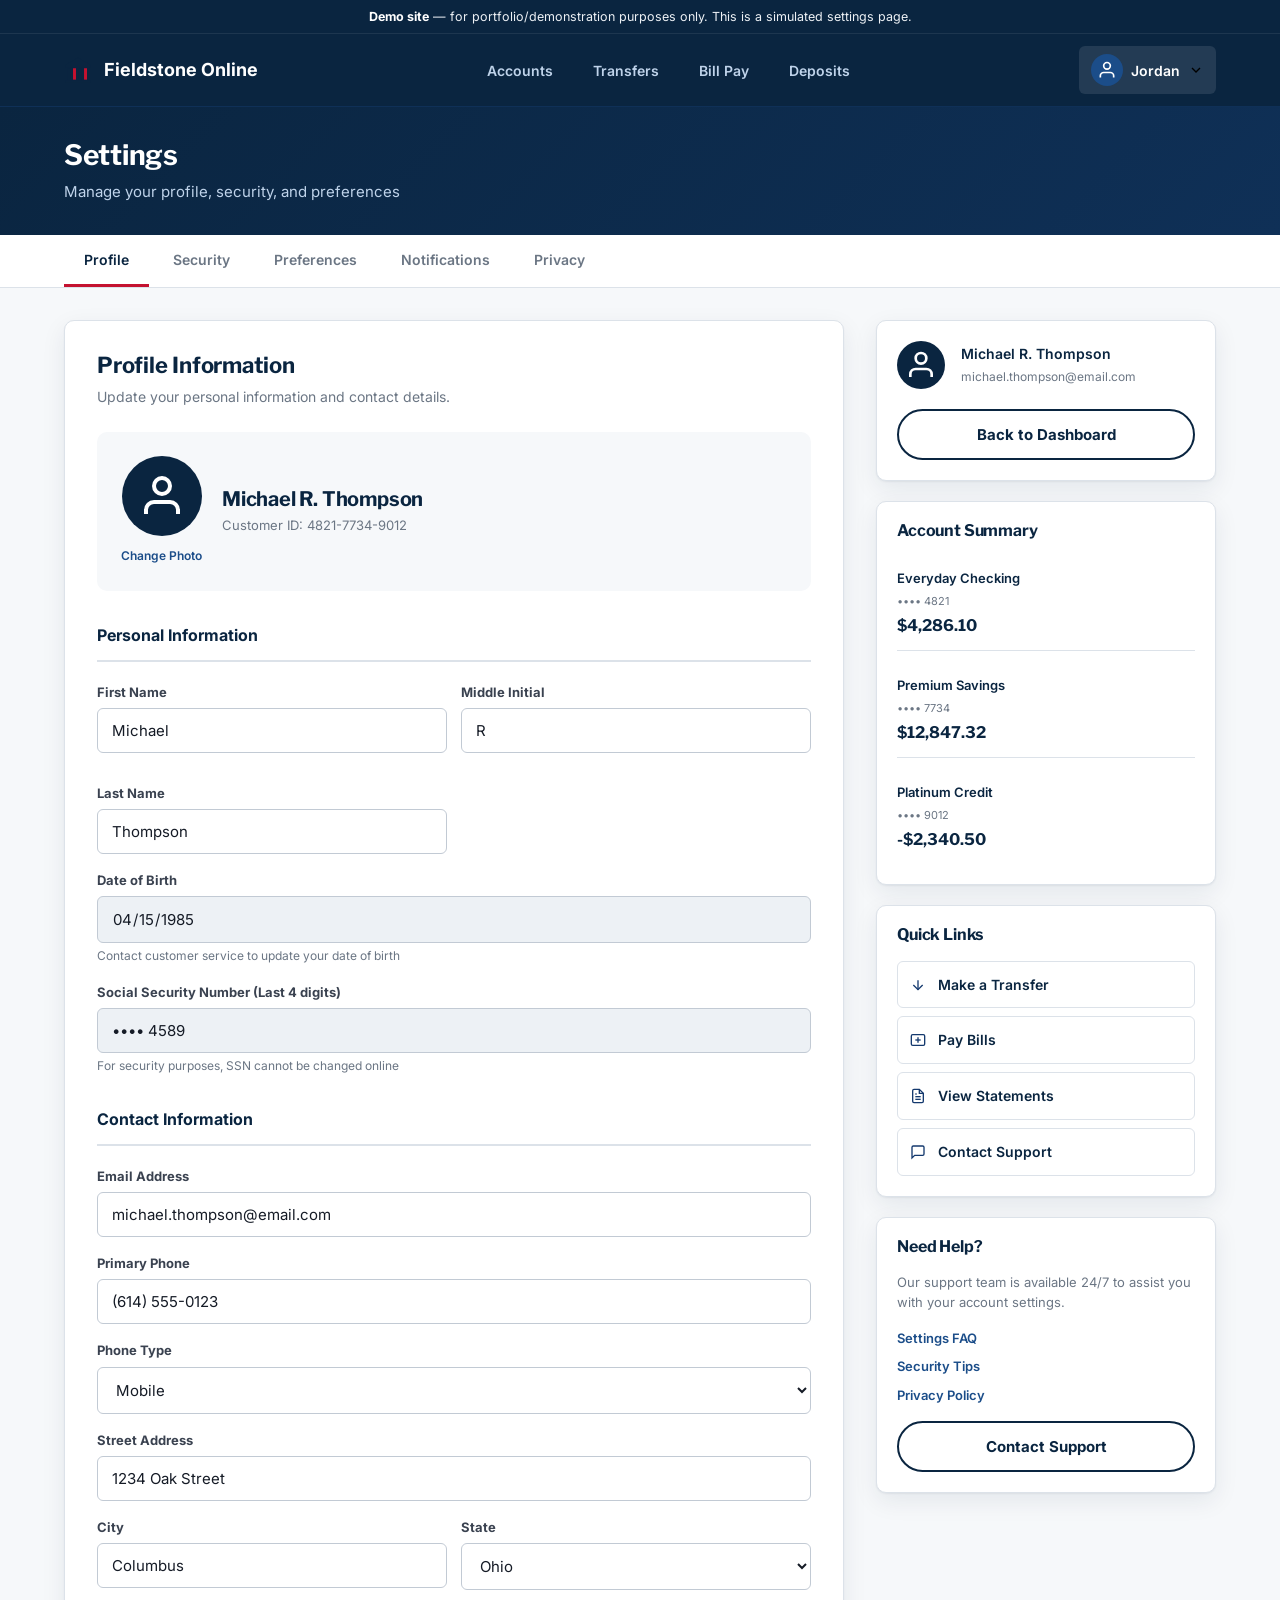
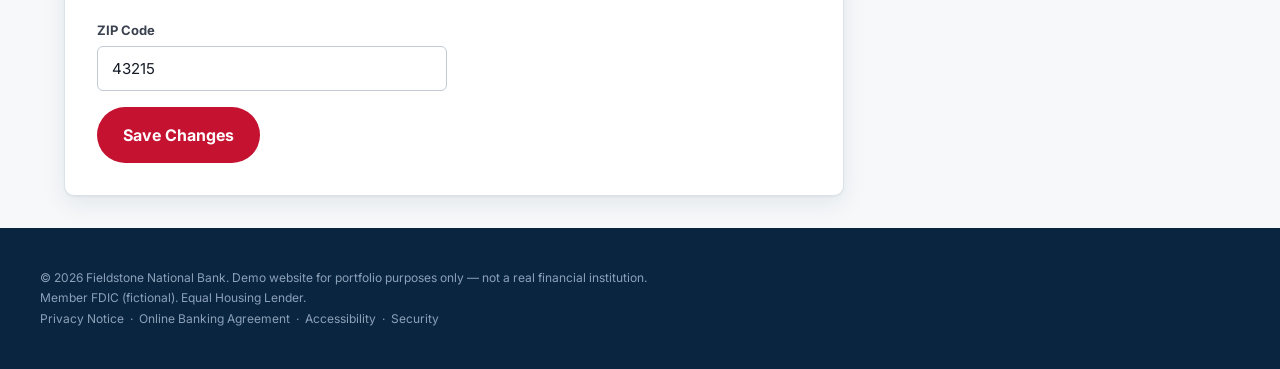
<file: users/settings.html>
<!DOCTYPE html>
<html lang="en">
<head>
<meta charset="UTF-8">
<meta name="viewport" content="width=device-width, initial-scale=1.0, maximum-scale=5.0">
<meta name="theme-color" content="#0A2540">
<title>Settings | Fieldstone National Bank</title>
<meta name="description" content="Manage your account settings, security preferences, and profile information at Fieldstone National Bank.">
<link rel="stylesheet" href="../css/styles.css">
</head>
<body>

<div class="demo-bar">
  <strong>Demo site</strong> — for portfolio/demonstration purposes only. This is a simulated settings page.
</div>

<header class="dashboard-header">
  <div class="container">
    <div class="dashboard-nav">
      <a href="dashboard.html" class="dashboard-brand">
        <svg class="brand-mark" width="28" height="28" viewBox="0 0 32 32" fill="none" xmlns="http://www.w3.org/2000/svg" aria-hidden="true">
          <path d="M16 2L2 10V13H30V10L16 2Z" fill="#0A2540"/>
          <rect x="4" y="14" width="3.4" height="13" fill="#0A2540"/>
          <rect x="10.3" y="14" width="3.4" height="13" fill="#C41230"/>
          <rect x="16.6" y="14" width="3.4" height="13" fill="#0A2540"/>
          <rect x="22.9" y="14" width="3.4" height="13" fill="#C41230"/>
          <rect x="2" y="28" width="28" height="2.4" fill="#0A2540"/>
        </svg>
        <span>Fieldstone Online</span>
      </a>

      <nav class="dashboard-nav-links" aria-label="Dashboard navigation">
        <a href="dashboard.html" class="dashboard-nav-link">Accounts</a>
        <a href="transfers.html" class="dashboard-nav-link">Transfers</a>
        <a href="bill-pay.html" class="dashboard-nav-link">Bill Pay</a>
        <a href="deposits.html" class="dashboard-nav-link">Deposits</a>
      </nav>

      <div class="dashboard-user-menu">
        <button class="user-menu-toggle" aria-label="User menu" aria-expanded="false">
          <div class="user-avatar">
            <svg width="20" height="20" viewBox="0 0 24 24" fill="none" stroke="currentColor" stroke-width="2"><path d="M20 21v-2a4 4 0 0 0-4-4H8a4 4 0 0 0-4 4v2"/><circle cx="12" cy="7" r="4"/></svg>
          </div>
          <span class="user-name">Jordan</span>
          <svg width="16" height="16" viewBox="0 0 24 24" fill="none" stroke="currentColor" stroke-width="2"><polyline points="6 9 12 15 18 9"/></svg>
        </button>
        <div class="user-dropdown">
          <div class="user-dropdown-header">
            <div class="dropdown-avatar">
              <svg width="32" height="32" viewBox="0 0 24 24" fill="none" stroke="currentColor" stroke-width="2"><path d="M20 21v-2a4 4 0 0 0-4-4H8a4 4 0 0 0-4 4v2"/><circle cx="12" cy="7" r="4"/></svg>
            </div>
            <div class="dropdown-user-info">
              <p class="dropdown-user-name">Jordan Smith</p>
              <p class="dropdown-user-email">jordan.smith@email.com</p>
            </div>
          </div>
          <div class="user-dropdown-links">
            <a href="settings.html" class="dropdown-link">
              <svg width="16" height="16" viewBox="0 0 24 24" fill="none" stroke="currentColor" stroke-width="2"><circle cx="12" cy="12" r="3"/><path d="M19.4 15a1.65 1.65 0 0 0 .33 1.82l.06.06a2 2 0 0 1 0 2.83 2 2 0 0 1-2.83 0l-.06-.06a1.65 1.65 0 0 0-1.82-.33 1.65 1.65 0 0 0-1 1.51V21a2 2 0 0 1-2 2 2 2 0 0 1-2-2v-.09A1.65 1.65 0 0 0 9 19.4a1.65 1.65 0 0 0-1.82.33l-.06.06a2 2 0 0 1-2.83 0 2 2 0 0 1 0-2.83l.06-.06a1.65 1.65 0 0 0 .33-1.82 1.65 1.65 0 0 0-1.51-1H3a2 2 0 0 1-2-2 2 2 0 0 1 2-2h.09A1.65 1.65 0 0 0 4.6 9a1.65 1.65 0 0 0-.33-1.82l-.06-.06a2 2 0 0 1 0-2.83 2 2 0 0 1 2.83 0l.06.06a1.65 1.65 0 0 0 1.82.33H9a1.65 1.65 0 0 0 1-1.51V3a2 2 0 0 1 2-2 2 2 0 0 1 2 2v.09a1.65 1.65 0 0 0 1 1.51 1.65 1.65 0 0 0 1.82-.33l.06-.06a2 2 0 0 1 2.83 0 2 2 0 0 1 0 2.83l-.06.06.06-.06z"/></svg>
              Settings
            </a>
            <a href="#" class="dropdown-link">
              <svg width="16" height="16" viewBox="0 0 24 24" fill="none" stroke="currentColor" stroke-width="2"><path d="M12 22s8-4 8-10V5l-8-3-8 3v7c0 6 8 10 8 10z"/></svg>
              Security
            </a>
            <a href="#" class="dropdown-link">
              <svg width="16" height="16" viewBox="0 0 24 24" fill="none" stroke="currentColor" stroke-width="2"><path d="M21 15a2 2 0 0 1-2 2H7l-4 4V5a2 2 0 0 1 2-2h14a2 2 0 0 1 2 2z"/></svg>
              Messages
            </a>
            <div class="dropdown-divider"></div>
            <a href="#" class="dropdown-link">
              <svg width="16" height="16" viewBox="0 0 24 24" fill="none" stroke="currentColor" stroke-width="2"><circle cx="12" cy="12" r="10"/><line x1="12" y1="16" x2="12" y2="12"/><line x1="12" y1="8" x2="12.01" y2="8"/></svg>
              Help & Support
            </a>
            <a href="../index.html" class="dropdown-link">
              <svg width="16" height="16" viewBox="0 0 24 24" fill="none" stroke="currentColor" stroke-width="2"><path d="M3 9l9-7 9 7v11a2 2 0 0 1-2 2H5a2 2 0 0 1-2-2z"/></svg>
              Return to Home
            </a>
            <div class="dropdown-divider"></div>
            <a href="../login.html" class="dropdown-link sign-out">
              <svg width="16" height="16" viewBox="0 0 24 24" fill="none" stroke="currentColor" stroke-width="2"><path d="M9 21H5a2 2 0 0 1-2-2V5a2 2 0 0 1 2-2h4"/><polyline points="16 17 21 12 16 7"/><line x1="21" y1="12" x2="9" y2="12"/></svg>
              Sign Out
            </a>
          </div>
        </div>
      </div>
    </div>
  </div>
</header>

<!-- Settings Header -->
<div class="settings-header">
  <div class="container">
    <h1>Settings</h1>
    <p class="settings-subtitle">Manage your profile, security, and preferences</p>
  </div>
</div>

<!-- Settings Tabs -->
<div class="settings-tabs-container">
  <div class="container">
    <div class="settings-tabs" role="tablist">
      <button class="settings-tab active" data-tab="profile" role="tab" aria-selected="true">
        Profile
      </button>
      <button class="settings-tab" data-tab="security" role="tab" aria-selected="false">
        Security
      </button>
      <button class="settings-tab" data-tab="preferences" role="tab" aria-selected="false">
        Preferences
      </button>
      <button class="settings-tab" data-tab="notifications" role="tab" aria-selected="false">
        Notifications
      </button>
      <button class="settings-tab" data-tab="privacy" role="tab" aria-selected="false">
        Privacy
      </button>
    </div>
  </div>
</div>

<!-- Settings Content -->
<main class="settings-main">
  <div class="container">
    <div class="settings-content-grid">
      
      <!-- Settings Form Section -->
      <div class="settings-form-section">
        
        <!-- Profile Tab -->
        <div class="settings-tab-content active" id="profile">
          <div class="settings-form-card">
            <h2>Profile Information</h2>
            <p class="form-description">Update your personal information and contact details.</p>
            
            <div class="profile-header">
              <div class="profile-avatar">
                <div class="avatar-placeholder">
                  <svg width="48" height="48" viewBox="0 0 24 24" fill="none" stroke="currentColor" stroke-width="2"><path d="M20 21v-2a4 4 0 0 0-4-4H8a4 4 0 0 0-4 4v2"/><circle cx="12" cy="7" r="4"/></svg>
                </div>
                <button class="btn-text change-avatar-btn">Change Photo</button>
              </div>
              <div class="profile-name-display">
                <h3>Michael R. Thompson</h3>
                <p class="customer-id">Customer ID: 4821-7734-9012</p>
              </div>
            </div>

            <form data-demo-form data-success-message="Profile updated successfully! This is a demo — no actual changes were saved." novalidate>
              <div class="form-feedback" role="status"></div>

              <div class="settings-section-title">Personal Information</div>

              <div class="field-row">
                <div class="field">
                  <label class="field-label" for="firstName">First Name</label>
                  <div class="input-wrap">
                    <input type="text" id="firstName" name="firstName" value="Michael" required>
                  </div>
                </div>
                <div class="field">
                  <label class="field-label" for="middleInitial">Middle Initial</label>
                  <div class="input-wrap">
                    <input type="text" id="middleInitial" name="middleInitial" value="R" maxlength="1">
                  </div>
                </div>
                <div class="field">
                  <label class="field-label" for="lastName">Last Name</label>
                  <div class="input-wrap">
                    <input type="text" id="lastName" name="lastName" value="Thompson" required>
                  </div>
                </div>
              </div>

              <div class="field">
                <label class="field-label" for="dateOfBirth">Date of Birth</label>
                <div class="input-wrap">
                  <input type="date" id="dateOfBirth" name="dateOfBirth" value="1985-04-15" readonly>
                  <span class="field-hint">Contact customer service to update your date of birth</span>
                </div>
              </div>

              <div class="field">
                <label class="field-label" for="ssnLast4">Social Security Number (Last 4 digits)</label>
                <div class="input-wrap">
                  <input type="text" id="ssnLast4" name="ssnLast4" value="•••• 4589" readonly>
                  <span class="field-hint">For security purposes, SSN cannot be changed online</span>
                </div>
              </div>

              <div class="settings-section-title">Contact Information</div>

              <div class="field">
                <label class="field-label" for="email">Email Address</label>
                <div class="input-wrap">
                  <input type="email" id="email" name="email" value="michael.thompson@email.com" required>
                </div>
              </div>

              <div class="field">
                <label class="field-label" for="phone">Primary Phone</label>
                <div class="input-wrap">
                  <input type="tel" id="phone" name="phone" value="(614) 555-0123" required>
                </div>
              </div>

              <div class="field">
                <label class="field-label" for="phoneType">Phone Type</label>
                <div class="input-wrap">
                  <select id="phoneType" name="phoneType">
                    <option value="mobile" selected>Mobile</option>
                    <option value="home">Home</option>
                    <option value="work">Work</option>
                  </select>
                </div>
              </div>

              <div class="field">
                <label class="field-label" for="address">Street Address</label>
                <div class="input-wrap">
                  <input type="text" id="address" name="address" value="1234 Oak Street" required>
                </div>
              </div>

              <div class="field-row">
                <div class="field">
                  <label class="field-label" for="city">City</label>
                  <div class="input-wrap">
                    <input type="text" id="city" name="city" value="Columbus" required>
                  </div>
                </div>
                <div class="field">
                  <label class="field-label" for="state">State</label>
                  <div class="input-wrap">
                    <select id="state" name="state">
                      <option value="OH" selected>Ohio</option>
                      <option value="AL">Alabama</option>
                      <option value="AK">Alaska</option>
                      <option value="AZ">Arizona</option>
                      <option value="AR">Arkansas</option>
                      <option value="CA">California</option>
                      <option value="CO">Colorado</option>
                      <option value="CT">Connecticut</option>
                      <option value="DE">Delaware</option>
                      <option value="FL">Florida</option>
                      <option value="GA">Georgia</option>
                      <option value="HI">Hawaii</option>
                      <option value="ID">Idaho</option>
                      <option value="IL">Illinois</option>
                      <option value="IN">Indiana</option>
                      <option value="IA">Iowa</option>
                      <option value="KS">Kansas</option>
                      <option value="KY">Kentucky</option>
                      <option value="LA">Louisiana</option>
                      <option value="ME">Maine</option>
                      <option value="MD">Maryland</option>
                      <option value="MA">Massachusetts</option>
                      <option value="MI">Michigan</option>
                      <option value="MN">Minnesota</option>
                      <option value="MS">Mississippi</option>
                      <option value="MO">Missouri</option>
                      <option value="MT">Montana</option>
                      <option value="NE">Nebraska</option>
                      <option value="NV">Nevada</option>
                      <option value="NH">New Hampshire</option>
                      <option value="NJ">New Jersey</option>
                      <option value="NM">New Mexico</option>
                      <option value="NY">New York</option>
                      <option value="NC">North Carolina</option>
                      <option value="ND">North Dakota</option>
                      <option value="OK">Oklahoma</option>
                      <option value="OR">Oregon</option>
                      <option value="PA">Pennsylvania</option>
                      <option value="RI">Rhode Island</option>
                      <option value="SC">South Carolina</option>
                      <option value="SD">South Dakota</option>
                      <option value="TN">Tennessee</option>
                      <option value="TX">Texas</option>
                      <option value="UT">Utah</option>
                      <option value="VT">Vermont</option>
                      <option value="VA">Virginia</option>
                      <option value="WA">Washington</option>
                      <option value="WV">West Virginia</option>
                      <option value="WI">Wisconsin</option>
                      <option value="WY">Wyoming</option>
                    </select>
                  </div>
                </div>
                <div class="field">
                  <label class="field-label" for="zip">ZIP Code</label>
                  <div class="input-wrap">
                    <input type="text" id="zip" name="zip" value="43215" required pattern="[0-9]{5}">
                  </div>
                </div>
              </div>

              <button type="submit" class="btn btn-primary settings-submit">Save Changes</button>
            </form>
          </div>
        </div>

        <!-- Security Tab -->
        <div class="settings-tab-content" id="security">
          <div class="settings-form-card">
            <h2>Security Settings</h2>
            <p class="form-description">Manage your password, two-factor authentication, and security preferences.</p>
            
            <div class="security-status-card">
              <div class="security-status-header">
                <h3>Security Status</h3>
                <span class="security-badge good">Good</span>
              </div>
              <div class="security-checklist">
                <div class="security-check-item passed">
                  <svg width="16" height="16" viewBox="0 0 24 24" fill="none" stroke="currentColor" stroke-width="2"><polyline points="20 6 9 17 4 12"/></svg>
                  <span>Strong password</span>
                </div>
                <div class="security-check-item passed">
                  <svg width="16" height="16" viewBox="0 0 24 24" fill="none" stroke="currentColor" stroke-width="2"><polyline points="20 6 9 17 4 12"/></svg>
                  <span>Two-factor authentication enabled</span>
                </div>
                <div class="security-check-item passed">
                  <svg width="16" height="16" viewBox="0 0 24 24" fill="none" stroke="currentColor" stroke-width="2"><polyline points="20 6 9 17 4 12"/></svg>
                  <span>Recovery email verified</span>
                </div>
                <div class="security-check-item warning">
                  <svg width="16" height="16" viewBox="0 0 24 24" fill="none" stroke="currentColor" stroke-width="2"><circle cx="12" cy="12" r="10"/><line x1="12" y1="8" x2="12" y2="12"/><line x1="12" y1="16" x2="12.01" y2="16"/></svg>
                  <span>Last password change: 180 days ago</span>
                </div>
              </div>
            </div>

            <div class="settings-section-title">Change Password</div>

            <form data-demo-form data-success-message="Password updated successfully! This is a demo — no actual changes were saved." novalidate>
              <div class="form-feedback" role="status"></div>

              <div class="field">
                <label class="field-label" for="currentPassword">Current Password</label>
                <div class="input-wrap">
                  <input type="password" id="currentPassword" name="currentPassword" required>
                  <button type="button" class="pw-toggle" data-target="currentPassword" aria-label="Toggle password visibility">Show</button>
                </div>
              </div>

              <div class="field">
                <label class="field-label" for="newPassword">New Password</label>
                <div class="input-wrap">
                  <input type="password" id="newPassword" name="newPassword" required minlength="8">
                  <button type="button" class="pw-toggle" data-target="newPassword" aria-label="Toggle password visibility">Show</button>
                </div>
                <div class="password-strength">
                  <div class="strength-bar">
                    <div class="strength-fill" id="strengthFill"></div>
                  </div>
                  <span class="strength-text" id="strengthText">Enter a password</span>
                </div>
              </div>

              <div class="field">
                <label class="field-label" for="confirmPassword">Confirm New Password</label>
                <div class="input-wrap">
                  <input type="password" id="confirmPassword" name="confirmPassword" required>
                  <button type="button" class="pw-toggle" data-target="confirmPassword" aria-label="Toggle password visibility">Show</button>
                </div>
              </div>

              <button type="submit" class="btn btn-primary settings-submit">Update Password</button>
            </form>

            <div class="settings-section-title">Two-Factor Authentication</div>

            <div class="two-factor-card">
              <div class="two-factor-info">
                <div class="two-factor-icon">
                  <svg width="32" height="32" viewBox="0 0 24 24" fill="none" stroke="currentColor" stroke-width="2"><rect x="5" y="2" width="14" height="20" rx="2" ry="2"/><line x1="12" y1="18" x2="12.01" y2="18"/></svg>
                </div>
                <div>
                  <h4>Two-Factor Authentication</h4>
                  <p class="two-factor-status">Enabled via SMS</p>
                  <p class="two-factor-phone">•••• •••·0123</p>
                </div>
              </div>
              <div class="two-factor-actions">
                <button class="btn btn-outline">Change Method</button>
                <button class="btn-text disable-2fa">Disable</button>
              </div>
            </div>

            <div class="settings-section-title">Login History</div>

            <div class="login-history-list">
              <div class="login-history-item current">
                <div class="login-history-icon current">
                  <svg width="16" height="16" viewBox="0 0 24 24" fill="none" stroke="currentColor" stroke-width="2"><circle cx="12" cy="12" r="10"/><polyline points="12 6 12 12 16 14"/></svg>
                </div>
                <div class="login-history-details">
                  <p class="login-device">Chrome on Windows</p>
                  <p class="login-location">Columbus, Ohio, United States</p>
                  <p class="login-ip">IP: 192.168.1.100</p>
                </div>
                <div class="login-history-time">
                  <span class="current-session">Current session</span>
                  <p class="login-date">Jul 15, 2026 at 12:34 PM</p>
                </div>
              </div>

              <div class="login-history-item">
                <div class="login-history-icon">
                  <svg width="16" height="16" viewBox="0 0 24 24" fill="none" stroke="currentColor" stroke-width="2"><rect x="3" y="11" width="18" height="11" rx="2" ry="2"/><path d="M7 11V7a5 5 0 0 1 10 0v4"/></svg>
                </div>
                <div class="login-history-details">
                  <p class="login-device">Safari on iPhone</p>
                  <p class="login-location">Columbus, Ohio, United States</p>
                  <p class="login-ip">IP: 192.168.1.105</p>
                </div>
                <div class="login-history-time">
                  <p class="login-date">Jul 14, 2026 at 9:15 AM</p>
                </div>
              </div>

              <div class="login-history-item">
                <div class="login-history-icon">
                  <svg width="16" height="16" viewBox="0 0 24 24" fill="none" stroke="currentColor" stroke-width="2"><rect x="3" y="11" width="18" height="11" rx="2" ry="2"/><path d="M7 11V7a5 5 0 0 1 10 0v4"/></svg>
                </div>
                <div class="login-history-details">
                  <p class="login-device">Chrome on Windows</p>
                  <p class="login-location">Columbus, Ohio, United States</p>
                  <p class="login-ip">IP: 192.168.1.100</p>
                </div>
                <div class="login-history-time">
                  <p class="login-date">Jul 13, 2026 at 3:42 PM</p>
                </div>
              </div>
            </div>

            <button class="btn btn-outline btn-block sign-out-all">Sign Out All Other Sessions</button>
          </div>
        </div>

        <!-- Preferences Tab -->
        <div class="settings-tab-content" id="preferences">
          <div class="settings-form-card">
            <h2>Account Preferences</h2>
            <p class="form-description">Customize your banking experience and default settings.</p>
            
            <form data-demo-form data-success-message="Preferences saved successfully! This is a demo — no actual changes were saved." novalidate>
              <div class="form-feedback" role="status"></div>

              <div class="settings-section-title">Default Account</div>

              <div class="field">
                <label class="field-label" for="defaultAccount">Default Account for Transfers</label>
                <div class="input-wrap">
                  <select id="defaultAccount" name="defaultAccount">
                    <option value="checking" selected>Everyday Checking •••• 4821</option>
                    <option value="savings">Premium Savings •••• 7734</option>
                  </select>
                </div>
              </div>

              <div class="settings-section-title">Statement Preferences</div>

              <div class="field">
                <label class="field-label">Statement Delivery Method</label>
                <div class="radio-group">
                  <label class="radio-option">
                    <input type="radio" name="statementDelivery" value="electronic" checked>
                    <span>Electronic (Paperless)</span>
                  </label>
                  <label class="radio-option">
                    <input type="radio" name="statementDelivery" value="paper">
                    <span>Paper by Mail</span>
                  </label>
                  <label class="radio-option">
                    <input type="radio" name="statementDelivery" value="both">
                    <span>Both Electronic and Paper</span>
                  </label>
                </div>
              </div>

              <div class="settings-section-title">Language & Region</div>

              <div class="field">
                <label class="field-label" for="language">Language</label>
                <div class="input-wrap">
                  <select id="language" name="language">
                    <option value="en" selected>English (United States)</option>
                    <option value="es">Español (Estados Unidos)</option>
                  </select>
                </div>
              </div>

              <div class="field">
                <label class="field-label" for="timezone">Time Zone</label>
                <div class="input-wrap">
                  <select id="timezone" name="timezone">
                    <option value="eastern" selected>Eastern Time (US & Canada)</option>
                    <option value="central">Central Time (US & Canada)</option>
                    <option value="mountain">Mountain Time (US & Canada)</option>
                    <option value="pacific">Pacific Time (US & Canada)</option>
                  </select>
                </div>
              </div>

              <div class="settings-section-title">Display Preferences</div>

              <div class="field">
                <label class="field-label">Date Format</label>
                <div class="radio-group">
                  <label class="radio-option">
                    <input type="radio" name="dateFormat" value="mdy" checked>
                    <span>MM/DD/YYYY (07/15/2026)</span>
                  </label>
                  <label class="radio-option">
                    <input type="radio" name="dateFormat" value="dmy">
                    <span>DD/MM/YYYY (15/07/2026)</span>
                  </label>
                </div>
              </div>

              <div class="field">
                <label class="field-label">Currency Display</label>
                <div class="radio-group">
                  <label class="radio-option">
                    <input type="radio" name="currencyFormat" value="symbol" checked>
                    <span>$1,234.56 (Symbol)</span>
                  </label>
                  <label class="radio-option">
                    <input type="radio" name="currencyFormat" value="code">
                    <span>USD 1,234.56 (Code)</span>
                  </label>
                </div>
              </div>

              <button type="submit" class="btn btn-primary settings-submit">Save Preferences</button>
            </form>
          </div>
        </div>

        <!-- Notifications Tab -->
        <div class="settings-tab-content" id="notifications">
          <div class="settings-form-card">
            <h2>Notification Settings</h2>
            <p class="form-description">Choose how and when you want to be notified about your account activity.</p>
            
            <form data-demo-form data-success-message="Notification settings saved! This is a demo — no actual changes were saved." novalidate>
              <div class="form-feedback" role="status"></div>

              <div class="settings-section-title">Account Alerts</div>

              <div class="notification-group">
                <label class="notification-toggle">
                  <input type="checkbox" name="alert" value="lowBalance" checked>
                  <div class="notification-toggle-content">
                    <div class="notification-toggle-info">
                      <h4>Low Balance Alert</h4>
                      <p>Notify when account balance falls below $500</p>
                    </div>
                    <div class="toggle-switch"></div>
                  </div>
                </label>

                <label class="notification-toggle">
                  <input type="checkbox" name="alert" value="largeDeposit" checked>
                  <div class="notification-toggle-content">
                    <div class="notification-toggle-info">
                      <h4>Large Deposit Alert</h4>
                      <p>Notify when deposits exceed $1,000</p>
                    </div>
                    <div class="toggle-switch"></div>
                  </div>
                </label>

                <label class="notification-toggle">
                  <input type="checkbox" name="alert" value="largeWithdrawal" checked>
                  <div class="notification-toggle-content">
                    <div class="notification-toggle-info">
                      <h4>Large Withdrawal Alert</h4>
                      <p>Notify when withdrawals exceed $500</p>
                    </div>
                    <div class="toggle-switch"></div>
                  </div>
                </label>

                <label class="notification-toggle">
                  <input type="checkbox" name="alert" value="unusualActivity">
                  <div class="notification-toggle-content">
                    <div class="notification-toggle-info">
                      <h4>Unusual Activity Alert</h4>
                      <p>Notify when unusual account activity is detected</p>
                    </div>
                    <div class="toggle-switch"></div>
                  </div>
                </label>
              </div>

              <div class="settings-section-title">Transaction Alerts</div>

              <div class="notification-group">
                <label class="notification-toggle">
                  <input type="checkbox" name="alert" value="debitCard" checked>
                  <div class="notification-toggle-content">
                    <div class="notification-toggle-info">
                      <h4>Debit Card Transaction</h4>
                      <p>Notify for every debit card purchase</p>
                    </div>
                    <div class="toggle-switch"></div>
                  </div>
                </label>

                <label class="notification-toggle">
                  <input type="checkbox" name="alert" value="atmWithdrawal" checked>
                  <div class="notification-toggle-content">
                    <div class="notification-toggle-info">
                      <h4>ATM Withdrawal</h4>
                      <p>Notify for ATM withdrawals</p>
                    </div>
                    <div class="toggle-switch"></div>
                  </div>
                </label>

                <label class="notification-toggle">
                  <input type="checkbox" name="alert" value="scheduledPayment">
                  <div class="notification-toggle-content">
                    <div class="notification-toggle-info">
                      <h4>Scheduled Payment Reminder</h4>
                      <p>Notify 3 days before scheduled payments</p>
                    </div>
                    <div class="toggle-switch"></div>
                  </div>
                </label>
              </div>

              <div class="settings-section-title">Notification Methods</div>

              <div class="notification-methods">
                <label class="notification-toggle">
                  <input type="checkbox" name="method" value="email" checked>
                  <div class="notification-toggle-content">
                    <div class="notification-toggle-info">
                      <h4>Email Notifications</h4>
                      <p>michael.thompson@email.com</p>
                    </div>
                    <div class="toggle-switch"></div>
                  </div>
                </label>

                <label class="notification-toggle">
                  <input type="checkbox" name="method" value="sms" checked>
                  <div class="notification-toggle-content">
                    <div class="notification-toggle-info">
                      <h4>SMS Notifications</h4>
                      <p>(614) 555-0123</p>
                    </div>
                    <div class="toggle-switch"></div>
                  </div>
                </label>

                <label class="notification-toggle">
                  <input type="checkbox" name="method" value="push">
                  <div class="notification-toggle-content">
                    <div class="notification-toggle-info">
                      <h4>Push Notifications</h4>
                      <p>Mobile app notifications</p>
                    </div>
                    <div class="toggle-switch"></div>
                  </div>
                </label>
              </div>

              <button type="submit" class="btn btn-primary settings-submit">Save Notification Settings</button>
            </form>
          </div>
        </div>

        <!-- Privacy Tab -->
        <div class="settings-tab-content" id="privacy">
          <div class="settings-form-card">
            <h2>Privacy Settings</h2>
            <p class="form-description">Manage your data sharing preferences and privacy controls.</p>
            
            <div class="privacy-notice">
              <div class="privacy-notice-icon">
                <svg width="24" height="24" viewBox="0 0 24 24" fill="none" stroke="currentColor" stroke-width="2"><circle cx="12" cy="12" r="10"/><line x1="12" y1="8" x2="12" y2="12"/><line x1="12" y1="16" x2="12.01" y2="16"/></svg>
              </div>
              <div class="privacy-notice-content">
                <h4>Your Privacy Matters</h4>
                <p>We respect your privacy and only share your information when required by law or with your explicit consent. Learn more in our <a href="#">Privacy Notice</a>.</p>
              </div>
            </div>

            <form data-demo-form data-success-message="Privacy settings saved! This is a demo — no actual changes were saved." novalidate>
              <div class="form-feedback" role="status"></div>

              <div class="settings-section-title">Data Sharing Preferences</div>

              <div class="privacy-group">
                <label class="privacy-toggle">
                  <input type="checkbox" name="privacy" value="marketing" checked>
                  <div class="privacy-toggle-content">
                    <div class="privacy-toggle-info">
                      <h4>Marketing Communications</h4>
                      <p>Allow us to send you information about products and services that may interest you</p>
                    </div>
                    <div class="toggle-switch"></div>
                  </div>
                </label>

                <label class="privacy-toggle">
                  <input type="checkbox" name="privacy" value="partners">
                  <div class="privacy-toggle-content">
                    <div class="privacy-toggle-info">
                      <h4>Partner Offers</h4>
                      <p>Allow carefully selected partners to send you special offers</p>
                    </div>
                    <div class="toggle-switch"></div>
                  </div>
                </label>

                <label class="privacy-toggle">
                  <input type="checkbox" name="privacy" value="analytics">
                  <div class="privacy-toggle-content">
                    <div class="privacy-toggle-info">
                      <h4>Usage Analytics</h4>
                      <p>Help us improve our services by allowing anonymous usage data collection</p>
                    </div>
                    <div class="toggle-switch"></div>
                  </div>
                </label>
              </div>

              <div class="settings-section-title">Credit Reporting</div>

              <div class="privacy-group">
                <label class="privacy-toggle">
                  <input type="checkbox" name="privacy" value="creditOffers" checked>
                  <div class="privacy-toggle-content">
                    <div class="privacy-toggle-info">
                      <h4>Credit and Insurance Offers</h4>
                      <p>Allow prescreened offers of credit and insurance based on your credit report</p>
                    </div>
                    <div class="toggle-switch"></div>
                  </div>
                </label>
              </div>

              <div class="settings-section-title">Account Visibility</div>

              <div class="privacy-group">
                <label class="privacy-toggle">
                  <input type="checkbox" name="privacy" value="jointAccount" checked>
                  <div class="privacy-toggle-content">
                    <div class="privacy-toggle-info">
                      <h4>Joint Account Visibility</h4>
                      <p>Allow joint account holders to view full account details</p>
                    </div>
                    <div class="toggle-switch"></div>
                  </div>
                </label>
              </div>

              <button type="submit" class="btn btn-primary settings-submit">Save Privacy Settings</button>
            </form>

            <div class="privacy-actions">
              <h4>Data Management</h4>
              <div class="privacy-action-buttons">
                <button class="btn btn-outline">Download My Data</button>
                <button class="btn btn-outline">Request Account Deletion</button>
              </div>
            </div>
          </div>
        </div>

      </div>

      <!-- Sidebar -->
      <div class="settings-sidebar">
        
        <!-- Quick Profile -->
        <div class="sidebar-card">
          <div class="quick-profile">
            <div class="quick-profile-avatar">
              <div class="avatar-placeholder-small">
                <svg width="32" height="32" viewBox="0 0 24 24" fill="none" stroke="currentColor" stroke-width="2"><path d="M20 21v-2a4 4 0 0 0-4-4H8a4 4 0 0 0-4 4v2"/><circle cx="12" cy="7" r="4"/></svg>
              </div>
            </div>
            <div class="quick-profile-info">
              <p class="quick-profile-name">Michael R. Thompson</p>
              <p class="quick-profile-email">michael.thompson@email.com</p>
            </div>
          </div>
          <a href="dashboard.html" class="btn btn-outline btn-block">Back to Dashboard</a>
        </div>

        <!-- Account Summary -->
        <div class="sidebar-card">
          <h3>Account Summary</h3>
          <div class="account-summary-list">
            <div class="account-summary-item">
              <p class="account-summary-name">Everyday Checking</p>
              <p class="account-summary-number">•••• 4821</p>
              <p class="account-summary-balance">$4,286.10</p>
            </div>
            <div class="account-summary-item">
              <p class="account-summary-name">Premium Savings</p>
              <p class="account-summary-number">•••• 7734</p>
              <p class="account-summary-balance">$12,847.32</p>
            </div>
            <div class="account-summary-item">
              <p class="account-summary-name">Platinum Credit</p>
              <p class="account-summary-number">•••• 9012</p>
              <p class="account-summary-balance">-$2,340.50</p>
            </div>
          </div>
        </div>

        <!-- Quick Links -->
        <div class="sidebar-card">
          <h3>Quick Links</h3>
          <div class="quick-links-list">
            <a href="transfers.html" class="quick-link">
              <svg width="16" height="16" viewBox="0 0 24 24" fill="none" stroke="currentColor" stroke-width="2"><line x1="12" y1="5" x2="12" y2="19"/><polyline points="19 12 12 19 5 12"/></svg>
              Make a Transfer
            </a>
            <a href="bill-pay.html" class="quick-link">
              <svg width="16" height="16" viewBox="0 0 24 24" fill="none" stroke="currentColor" stroke-width="2"><rect x="2" y="4" width="20" height="16" rx="2"/><line x1="12" y1="8" x2="12" y2="16"/><line x1="8" y1="12" x2="16" y2="12"/></svg>
              Pay Bills
            </a>
            <a href="#" class="quick-link">
              <svg width="16" height="16" viewBox="0 0 24 24" fill="none" stroke="currentColor" stroke-width="2"><path d="M14 2H6a2 2 0 0 0-2 2v16a2 2 0 0 0 2 2h12a2 2 0 0 0 2-2V8z"/><polyline points="14 2 14 8 20 8"/><line x1="16" y1="13" x2="8" y2="13"/><line x1="16" y1="17" x2="8" y2="17"/><polyline points="10 9 9 9 8 9"/></svg>
              View Statements
            </a>
            <a href="#" class="quick-link">
              <svg width="16" height="16" viewBox="0 0 24 24" fill="none" stroke="currentColor" stroke-width="2"><path d="M21 15a2 2 0 0 1-2 2H7l-4 4V5a2 2 0 0 1 2-2h14a2 2 0 0 1 2 2z"/></svg>
              Contact Support
            </a>
          </div>
        </div>

        <!-- Help -->
        <div class="sidebar-card help-card">
          <h3>Need Help?</h3>
          <p class="help-text">Our support team is available 24/7 to assist you with your account settings.</p>
          <div class="help-links">
            <a href="#" class="help-link">Settings FAQ</a>
            <a href="#" class="help-link">Security Tips</a>
            <a href="#" class="help-link">Privacy Policy</a>
          </div>
          <a href="#" class="btn btn-outline btn-block">Contact Support</a>
        </div>

      </div>
    </div>
  </div>
</main>

<footer class="site-footer" style="padding: 40px 0;">
  <div class="container footer-bottom" style="border:none; padding:0;">
    <div class="footer-legal">
      © 2026 Fieldstone National Bank. Demo website for portfolio purposes only — not a real financial institution. Member FDIC (fictional). Equal Housing Lender.
      <br><a href="#">Privacy Notice</a> &nbsp;·&nbsp; <a href="#">Online Banking Agreement</a> &nbsp;·&nbsp; <a href="#">Accessibility</a> &nbsp;·&nbsp; <a href="#">Security</a>
    </div>
  </div>
</footer>

<script src="../js/script.js"></script>
<script>
// Settings page specific JavaScript
document.addEventListener('DOMContentLoaded', function() {
  // Tab switching
  const tabs = document.querySelectorAll('.settings-tab');
  const tabContents = document.querySelectorAll('.settings-tab-content');
  
  tabs.forEach(tab => {
    tab.addEventListener('click', function() {
      const targetTab = this.dataset.tab;
      
      // Update active tab
      tabs.forEach(t => t.classList.remove('active'));
      this.classList.add('active');
      
      // Update active content
      tabContents.forEach(content => {
        content.classList.remove('active');
        if (content.id === targetTab) {
          content.classList.add('active');
        }
      });
    });
  });
  
  // Password strength indicator
  const newPasswordInput = document.getElementById('newPassword');
  const strengthFill = document.getElementById('strengthFill');
  const strengthText = document.getElementById('strengthText');
  
  if (newPasswordInput && strengthFill && strengthText) {
    newPasswordInput.addEventListener('input', function() {
      const password = this.value;
      let strength = 0;
      
      if (password.length >= 8) strength += 25;
      if (password.length >= 12) strength += 25;
      if (/[a-z]/.test(password) && /[A-Z]/.test(password)) strength += 25;
      if (/[0-9]/.test(password)) strength += 12.5;
      if (/[^a-zA-Z0-9]/.test(password)) strength += 12.5;
      
      strengthFill.style.width = strength + '%';
      
      if (strength < 25) {
        strengthFill.style.background = '#C41230';
        strengthText.textContent = 'Weak';
      } else if (strength < 50) {
        strengthFill.style.background = '#FFA500';
        strengthText.textContent = 'Fair';
      } else if (strength < 75) {
        strengthFill.style.background = '#FFD700';
        strengthText.textContent = 'Good';
      } else {
        strengthFill.style.background = '#32CD32';
        strengthText.textContent = 'Strong';
      }
      
      if (password.length === 0) {
        strengthFill.style.width = '0%';
        strengthText.textContent = 'Enter a password';
      }
    });
  }
});

// Dashboard user dropdown functionality
document.addEventListener('DOMContentLoaded', function() {
  const userMenuToggle = document.querySelector('.user-menu-toggle');
  const userDropdown = document.querySelector('.user-dropdown');
  
  if (userMenuToggle && userDropdown) {
    userMenuToggle.addEventListener('click', function(e) {
      e.stopPropagation();
      const isOpen = userDropdown.classList.contains('open');
      
      if (isOpen) {
        userDropdown.classList.remove('open');
        userMenuToggle.setAttribute('aria-expanded', 'false');
      } else {
        userDropdown.classList.add('open');
        userMenuToggle.setAttribute('aria-expanded', 'true');
      }
    });
    
    // Close dropdown when clicking outside
    document.addEventListener('click', function(e) {
      if (!userDropdown.contains(e.target) && !userMenuToggle.contains(e.target)) {
        userDropdown.classList.remove('open');
        userMenuToggle.setAttribute('aria-expanded', 'false');
      }
    });
    
    // Close dropdown on escape key
    document.addEventListener('keydown', function(e) {
      if (e.key === 'Escape' && userDropdown.classList.contains('open')) {
        userDropdown.classList.remove('open');
        userMenuToggle.setAttribute('aria-expanded', 'false');
        userMenuToggle.focus();
      }
    });
  }
});
</script>
</body>
</html>
</file>
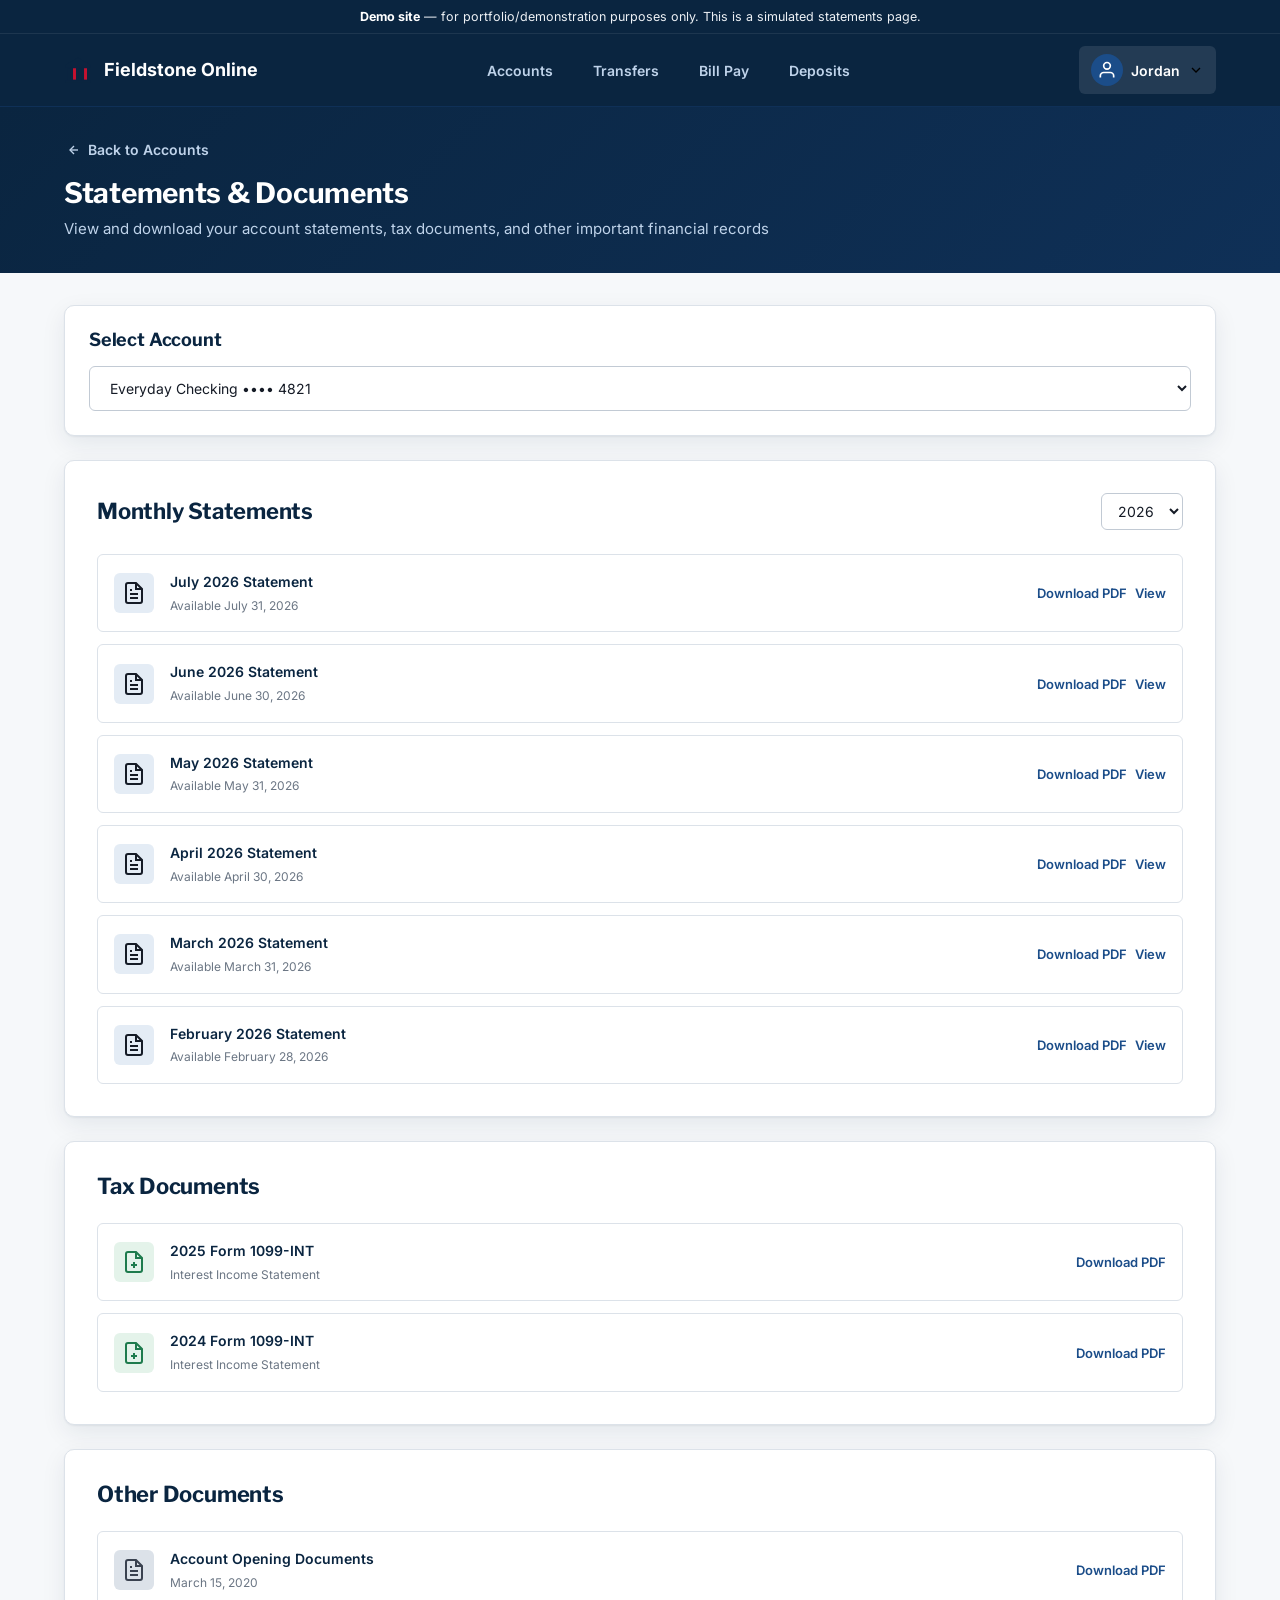
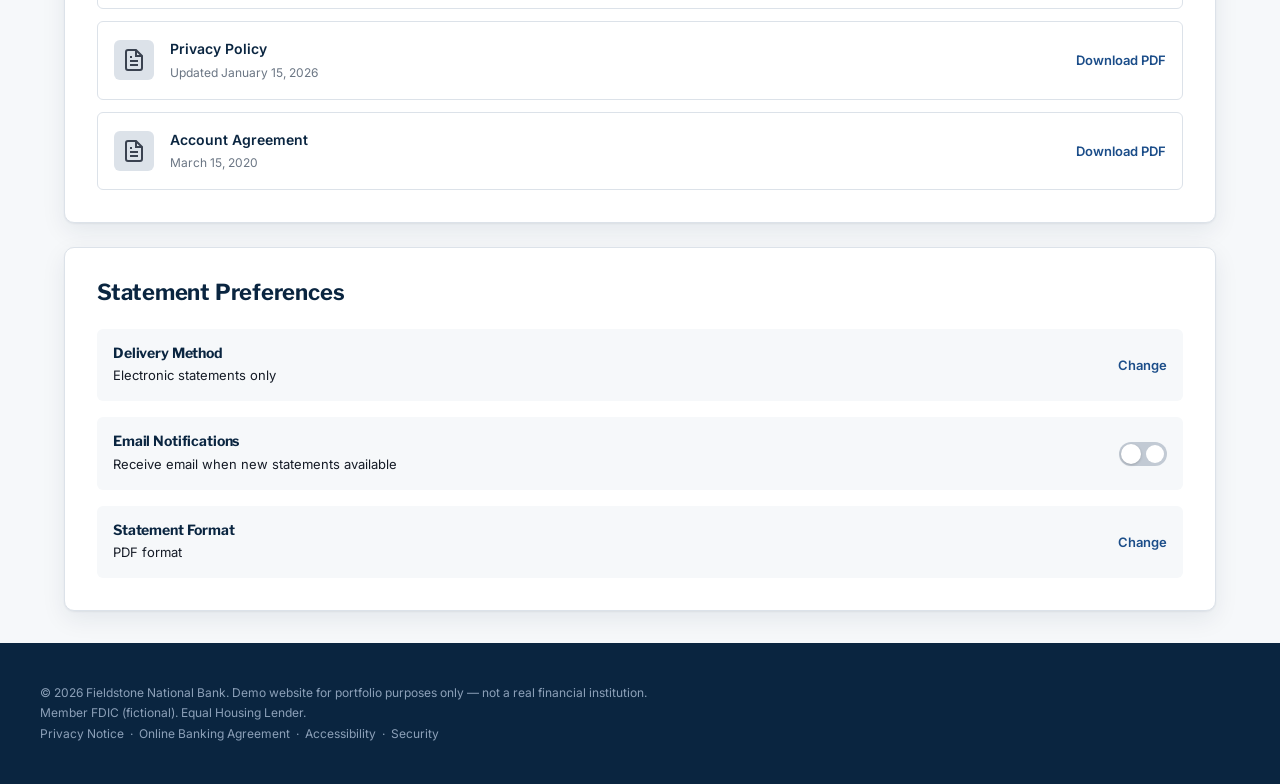
<file: users/statements.html>
<!DOCTYPE html>
<html lang="en">
<head>
<meta charset="UTF-8">
<meta name="viewport" content="width=device-width, initial-scale=1.0, maximum-scale=5.0">
<meta name="theme-color" content="#0A2540">
<title>Statements | Fieldstone National Bank</title>
<meta name="description" content="View and download your account statements, tax documents, and other important financial documents from Fieldstone National Bank.">
<link rel="stylesheet" href="../css/styles.css">
</head>
<body>

<div class="demo-bar">
  <strong>Demo site</strong> — for portfolio/demonstration purposes only. This is a simulated statements page.
</div>

<header class="dashboard-header">
  <div class="container">
    <div class="dashboard-nav">
      <a href="dashboard.html" class="dashboard-brand">
        <svg class="brand-mark" width="28" height="28" viewBox="0 0 32 32" fill="none" xmlns="http://www.w3.org/2000/svg" aria-hidden="true">
          <path d="M16 2L2 10V13H30V10L16 2Z" fill="#0A2540"/>
          <rect x="4" y="14" width="3.4" height="13" fill="#0A2540"/>
          <rect x="10.3" y="14" width="3.4" height="13" fill="#C41230"/>
          <rect x="16.6" y="14" width="3.4" height="13" fill="#0A2540"/>
          <rect x="22.9" y="14" width="3.4" height="13" fill="#C41230"/>
          <rect x="2" y="28" width="28" height="2.4" fill="#0A2540"/>
        </svg>
        <span>Fieldstone Online</span>
      </a>

      <nav class="dashboard-nav-links" aria-label="Dashboard navigation">
        <a href="dashboard.html" class="dashboard-nav-link">Accounts</a>
        <a href="transfers.html" class="dashboard-nav-link">Transfers</a>
        <a href="bill-pay.html" class="dashboard-nav-link">Bill Pay</a>
        <a href="deposits.html" class="dashboard-nav-link">Deposits</a>
      </nav>

      <div class="dashboard-user-menu">
        <button class="user-menu-toggle" aria-label="User menu" aria-expanded="false">
          <div class="user-avatar">
            <svg width="20" height="20" viewBox="0 0 24 24" fill="none" stroke="currentColor" stroke-width="2"><path d="M20 21v-2a4 4 0 0 0-4-4H8a4 4 0 0 0-4 4v2"/><circle cx="12" cy="7" r="4"/></svg>
          </div>
          <span class="user-name">Jordan</span>
          <svg width="16" height="16" viewBox="0 0 24 24" fill="none" stroke="currentColor" stroke-width="2"><polyline points="6 9 12 15 18 9"/></svg>
        </button>
        <div class="user-dropdown">
          <div class="user-dropdown-header">
            <div class="dropdown-avatar">
              <svg width="32" height="32" viewBox="0 0 24 24" fill="none" stroke="currentColor" stroke-width="2"><path d="M20 21v-2a4 4 0 0 0-4-4H8a4 4 0 0 0-4 4v2"/><circle cx="12" cy="7" r="4"/></svg>
            </div>
            <div class="dropdown-user-info">
              <p class="dropdown-user-name">Jordan Smith</p>
              <p class="dropdown-user-email">jordan.smith@email.com</p>
            </div>
          </div>
          <div class="user-dropdown-links">
            <a href="settings.html" class="dropdown-link">
              <svg width="16" height="16" viewBox="0 0 24 24" fill="none" stroke="currentColor" stroke-width="2"><circle cx="12" cy="12" r="3"/><path d="M19.4 15a1.65 1.65 0 0 0 .33 1.82l.06.06a2 2 0 0 1 0 2.83 2 2 0 0 1-2.83 0l-.06-.06a1.65 1.65 0 0 0-1.82-.33 1.65 1.65 0 0 0-1 1.51V21a2 2 0 0 1-2 2 2 2 0 0 1-2-2v-.09A1.65 1.65 0 0 0 9 19.4a1.65 1.65 0 0 0-1.82.33l-.06.06a2 2 0 0 1-2.83 0 2 2 0 0 1 0-2.83l.06-.06a1.65 1.65 0 0 0 .33-1.82 1.65 1.65 0 0 0-1.51-1H3a2 2 0 0 1-2-2 2 2 0 0 1 2-2h.09A1.65 1.65 0 0 0 4.6 9a1.65 1.65 0 0 0-.33-1.82l-.06-.06a2 2 0 0 1 0-2.83 2 2 0 0 1 2.83 0l.06.06a1.65 1.65 0 0 0 1.82.33H9a1.65 1.65 0 0 0 1-1.51V3a2 2 0 0 1 2-2 2 2 0 0 1 2 2v.09a1.65 1.65 0 0 0 1 1.51 1.65 1.65 0 0 0 1.82-.33l.06-.06a2 2 0 0 1 2.83 0 2 2 0 0 1 0 2.83l-.06.06.06-.06z"/></svg>
              Settings
            </a>
            <a href="#" class="dropdown-link">
              <svg width="16" height="16" viewBox="0 0 24 24" fill="none" stroke="currentColor" stroke-width="2"><path d="M12 22s8-4 8-10V5l-8-3-8 3v7c0 6 8 10 8 10z"/></svg>
              Security
            </a>
            <a href="#" class="dropdown-link">
              <svg width="16" height="16" viewBox="0 0 24 24" fill="none" stroke="currentColor" stroke-width="2"><path d="M21 15a2 2 0 0 1-2 2H7l-4 4V5a2 2 0 0 1 2-2h14a2 2 0 0 1 2 2z"/></svg>
              Messages
            </a>
            <div class="dropdown-divider"></div>
            <a href="#" class="dropdown-link">
              <svg width="16" height="16" viewBox="0 0 24 24" fill="none" stroke="currentColor" stroke-width="2"><circle cx="12" cy="12" r="10"/><line x1="12" y1="16" x2="12" y2="12"/><line x1="12" y1="8" x2="12.01" y2="8"/></svg>
              Help & Support
            </a>
            <a href="../index.html" class="dropdown-link">
              <svg width="16" height="16" viewBox="0 0 24 24" fill="none" stroke="currentColor" stroke-width="2"><path d="M3 9l9-7 9 7v11a2 2 0 0 1-2 2H5a2 2 0 0 1-2-2z"/></svg>
              Return to Home
            </a>
            <div class="dropdown-divider"></div>
            <a href="../login.html" class="dropdown-link sign-out">
              <svg width="16" height="16" viewBox="0 0 24 24" fill="none" stroke="currentColor" stroke-width="2"><path d="M9 21H5a2 2 0 0 1-2-2V5a2 2 0 0 1 2-2h4"/><polyline points="16 17 21 12 16 7"/><line x1="21" y1="12" x2="9" y2="12"/></svg>
              Sign Out
            </a>
          </div>
        </div>
      </div>
    </div>
  </div>
</header>

<!-- Statements Header -->
<div class="statements-header">
  <div class="container">
    <a href="dashboard.html" class="back-link">
      <svg width="16" height="16" viewBox="0 0 24 24" fill="none" stroke="currentColor" stroke-width="2"><polyline points="15 18 9 12 15 6"/><line x1="21" y1="12" x2="9" y2="12"/></svg>
      Back to Accounts
    </a>
    <h1>Statements & Documents</h1>
    <p class="statements-subtitle">View and download your account statements, tax documents, and other important financial records</p>
  </div>
</div>

<!-- Statements Main Content -->
<main class="statements-main">
  <div class="container">
    <div class="statements-grid">
      
      <!-- Account Selector -->
      <div class="account-selector-card">
        <h2>Select Account</h2>
        <select class="account-select">
          <option value="checking">Everyday Checking •••• 4821</option>
          <option value="savings">Premium Savings •••• 7734</option>
          <option value="credit">Cash Rewards Card •••• 5560</option>
        </select>
      </div>

      <!-- Monthly Statements -->
      <div class="statements-section">
        <div class="section-header">
          <h2>Monthly Statements</h2>
          <div class="section-actions">
            <select class="year-filter">
              <option value="2026">2026</option>
              <option value="2025">2025</option>
              <option value="2024">2024</option>
              <option value="2023">2023</option>
            </select>
          </div>
        </div>
        <div class="statements-list">
          <div class="statement-item">
            <div class="statement-icon">
              <svg width="24" height="24" viewBox="0 0 24 24" fill="none" stroke="currentColor" stroke-width="2"><path d="M14 2H6a2 2 0 0 0-2 2v16a2 2 0 0 0 2 2h12a2 2 0 0 0 2-2V8z"/><polyline points="14 2 14 8 20 8"/><line x1="16" y1="13" x2="8" y2="13"/><line x1="16" y1="17" x2="8" y2="17"/><polyline points="10 9 9 9 8 9"/></svg>
            </div>
            <div class="statement-details">
              <p class="statement-name">July 2026 Statement</p>
              <p class="statement-date">Available July 31, 2026</p>
            </div>
            <div class="statement-actions">
              <button class="btn-text download-btn">Download PDF</button>
              <button class="btn-text view-btn">View</button>
            </div>
          </div>
          <div class="statement-item">
            <div class="statement-icon">
              <svg width="24" height="24" viewBox="0 0 24 24" fill="none" stroke="currentColor" stroke-width="2"><path d="M14 2H6a2 2 0 0 0-2 2v16a2 2 0 0 0 2 2h12a2 2 0 0 0 2-2V8z"/><polyline points="14 2 14 8 20 8"/><line x1="16" y1="13" x2="8" y2="13"/><line x1="16" y1="17" x2="8" y2="17"/><polyline points="10 9 9 9 8 9"/></svg>
            </div>
            <div class="statement-details">
              <p class="statement-name">June 2026 Statement</p>
              <p class="statement-date">Available June 30, 2026</p>
            </div>
            <div class="statement-actions">
              <button class="btn-text download-btn">Download PDF</button>
              <button class="btn-text view-btn">View</button>
            </div>
          </div>
          <div class="statement-item">
            <div class="statement-icon">
              <svg width="24" height="24" viewBox="0 0 24 24" fill="none" stroke="currentColor" stroke-width="2"><path d="M14 2H6a2 2 0 0 0-2 2v16a2 2 0 0 0 2 2h12a2 2 0 0 0 2-2V8z"/><polyline points="14 2 14 8 20 8"/><line x1="16" y1="13" x2="8" y2="13"/><line x1="16" y1="17" x2="8" y2="17"/><polyline points="10 9 9 9 8 9"/></svg>
            </div>
            <div class="statement-details">
              <p class="statement-name">May 2026 Statement</p>
              <p class="statement-date">Available May 31, 2026</p>
            </div>
            <div class="statement-actions">
              <button class="btn-text download-btn">Download PDF</button>
              <button class="btn-text view-btn">View</button>
            </div>
          </div>
          <div class="statement-item">
            <div class="statement-icon">
              <svg width="24" height="24" viewBox="0 0 24 24" fill="none" stroke="currentColor" stroke-width="2"><path d="M14 2H6a2 2 0 0 0-2 2v16a2 2 0 0 0 2 2h12a2 2 0 0 0 2-2V8z"/><polyline points="14 2 14 8 20 8"/><line x1="16" y1="13" x2="8" y2="13"/><line x1="16" y1="17" x2="8" y2="17"/><polyline points="10 9 9 9 8 9"/></svg>
            </div>
            <div class="statement-details">
              <p class="statement-name">April 2026 Statement</p>
              <p class="statement-date">Available April 30, 2026</p>
            </div>
            <div class="statement-actions">
              <button class="btn-text download-btn">Download PDF</button>
              <button class="btn-text view-btn">View</button>
            </div>
          </div>
          <div class="statement-item">
            <div class="statement-icon">
              <svg width="24" height="24" viewBox="0 0 24 24" fill="none" stroke="currentColor" stroke-width="2"><path d="M14 2H6a2 2 0 0 0-2 2v16a2 2 0 0 0 2 2h12a2 2 0 0 0 2-2V8z"/><polyline points="14 2 14 8 20 8"/><line x1="16" y1="13" x2="8" y2="13"/><line x1="16" y1="17" x2="8" y2="17"/><polyline points="10 9 9 9 8 9"/></svg>
            </div>
            <div class="statement-details">
              <p class="statement-name">March 2026 Statement</p>
              <p class="statement-date">Available March 31, 2026</p>
            </div>
            <div class="statement-actions">
              <button class="btn-text download-btn">Download PDF</button>
              <button class="btn-text view-btn">View</button>
            </div>
          </div>
          <div class="statement-item">
            <div class="statement-icon">
              <svg width="24" height="24" viewBox="0 0 24 24" fill="none" stroke="currentColor" stroke-width="2"><path d="M14 2H6a2 2 0 0 0-2 2v16a2 2 0 0 0 2 2h12a2 2 0 0 0 2-2V8z"/><polyline points="14 2 14 8 20 8"/><line x1="16" y1="13" x2="8" y2="13"/><line x1="16" y1="17" x2="8" y2="17"/><polyline points="10 9 9 9 8 9"/></svg>
            </div>
            <div class="statement-details">
              <p class="statement-name">February 2026 Statement</p>
              <p class="statement-date">Available February 28, 2026</p>
            </div>
            <div class="statement-actions">
              <button class="btn-text download-btn">Download PDF</button>
              <button class="btn-text view-btn">View</button>
            </div>
          </div>
        </div>
      </div>

      <!-- Tax Documents -->
      <div class="statements-section">
        <div class="section-header">
          <h2>Tax Documents</h2>
        </div>
        <div class="statements-list">
          <div class="statement-item">
            <div class="statement-icon tax-icon">
              <svg width="24" height="24" viewBox="0 0 24 24" fill="none" stroke="currentColor" stroke-width="2"><path d="M14 2H6a2 2 0 0 0-2 2v16a2 2 0 0 0 2 2h12a2 2 0 0 0 2-2V8z"/><polyline points="14 2 14 8 20 8"/><line x1="12" y1="18" x2="12" y2="12"/><line x1="9" y1="15" x2="15" y2="15"/></svg>
            </div>
            <div class="statement-details">
              <p class="statement-name">2025 Form 1099-INT</p>
              <p class="statement-date">Interest Income Statement</p>
            </div>
            <div class="statement-actions">
              <button class="btn-text download-btn">Download PDF</button>
            </div>
          </div>
          <div class="statement-item">
            <div class="statement-icon tax-icon">
              <svg width="24" height="24" viewBox="0 0 24 24" fill="none" stroke="currentColor" stroke-width="2"><path d="M14 2H6a2 2 0 0 0-2 2v16a2 2 0 0 0 2 2h12a2 2 0 0 0 2-2V8z"/><polyline points="14 2 14 8 20 8"/><line x1="12" y1="18" x2="12" y2="12"/><line x1="9" y1="15" x2="15" y2="15"/></svg>
            </div>
            <div class="statement-details">
              <p class="statement-name">2024 Form 1099-INT</p>
              <p class="statement-date">Interest Income Statement</p>
            </div>
            <div class="statement-actions">
              <button class="btn-text download-btn">Download PDF</button>
            </div>
          </div>
        </div>
      </div>

      <!-- Other Documents -->
      <div class="statements-section">
        <div class="section-header">
          <h2>Other Documents</h2>
        </div>
        <div class="statements-list">
          <div class="statement-item">
            <div class="statement-icon doc-icon">
              <svg width="24" height="24" viewBox="0 0 24 24" fill="none" stroke="currentColor" stroke-width="2"><path d="M14 2H6a2 2 0 0 0-2 2v16a2 2 0 0 0 2 2h12a2 2 0 0 0 2-2V8z"/><polyline points="14 2 14 8 20 8"/><line x1="16" y1="13" x2="8" y2="13"/><line x1="16" y1="17" x2="8" y2="17"/><polyline points="10 9 9 9 8 9"/></svg>
            </div>
            <div class="statement-details">
              <p class="statement-name">Account Opening Documents</p>
              <p class="statement-date">March 15, 2020</p>
            </div>
            <div class="statement-actions">
              <button class="btn-text download-btn">Download PDF</button>
            </div>
          </div>
          <div class="statement-item">
            <div class="statement-icon doc-icon">
              <svg width="24" height="24" viewBox="0 0 24 24" fill="none" stroke="currentColor" stroke-width="2"><path d="M14 2H6a2 2 0 0 0-2 2v16a2 2 0 0 0 2 2h12a2 2 0 0 0 2-2V8z"/><polyline points="14 2 14 8 20 8"/><line x1="16" y1="13" x2="8" y2="13"/><line x1="16" y1="17" x2="8" y2="17"/><polyline points="10 9 9 9 8 9"/></svg>
            </div>
            <div class="statement-details">
              <p class="statement-name">Privacy Policy</p>
              <p class="statement-date">Updated January 15, 2026</p>
            </div>
            <div class="statement-actions">
              <button class="btn-text download-btn">Download PDF</button>
            </div>
          </div>
          <div class="statement-item">
            <div class="statement-icon doc-icon">
              <svg width="24" height="24" viewBox="0 0 24 24" fill="none" stroke="currentColor" stroke-width="2"><path d="M14 2H6a2 2 0 0 0-2 2v16a2 2 0 0 0 2 2h12a2 2 0 0 0 2-2V8z"/><polyline points="14 2 14 8 20 8"/><line x1="16" y1="13" x2="8" y2="13"/><line x1="16" y1="17" x2="8" y2="17"/><polyline points="10 9 9 9 8 9"/></svg>
            </div>
            <div class="statement-details">
              <p class="statement-name">Account Agreement</p>
              <p class="statement-date">March 15, 2020</p>
            </div>
            <div class="statement-actions">
              <button class="btn-text download-btn">Download PDF</button>
            </div>
          </div>
        </div>
      </div>

      <!-- Statement Preferences -->
      <div class="preferences-card">
        <h2>Statement Preferences</h2>
        <div class="preferences-list">
          <div class="preference-item">
            <div class="preference-info">
              <h4>Delivery Method</h4>
              <p>Electronic statements only</p>
            </div>
            <button class="btn-text">Change</button>
          </div>
          <div class="preference-item">
            <div class="preference-info">
              <h4>Email Notifications</h4>
              <p>Receive email when new statements available</p>
            </div>
            <label class="toggle-switch">
              <input type="checkbox" checked>
              <span class="toggle-slider"></span>
            </label>
          </div>
          <div class="preference-item">
            <div class="preference-info">
              <h4>Statement Format</h4>
              <p>PDF format</p>
            </div>
            <button class="btn-text">Change</button>
          </div>
        </div>
      </div>

    </div>
  </div>
</main>

<footer class="site-footer" style="padding: 40px 0;">
  <div class="container footer-bottom" style="border:none; padding:0;">
    <div class="footer-legal">
      © 2026 Fieldstone National Bank. Demo website for portfolio purposes only — not a real financial institution. Member FDIC (fictional). Equal Housing Lender.
      <br><a href="#">Privacy Notice</a> &nbsp;·&nbsp; <a href="#">Online Banking Agreement</a> &nbsp;·&nbsp; <a href="#">Accessibility</a> &nbsp;·&nbsp; <a href="#">Security</a>
    </div>
  </div>
</footer>

<script src="../js/script.js"></script>
<script>
// Dashboard user dropdown functionality
document.addEventListener('DOMContentLoaded', function() {
  const userMenuToggle = document.querySelector('.user-menu-toggle');
  const userDropdown = document.querySelector('.user-dropdown');
  
  if (userMenuToggle && userDropdown) {
    userMenuToggle.addEventListener('click', function(e) {
      e.stopPropagation();
      const isOpen = userDropdown.classList.contains('open');
      
      if (isOpen) {
        userDropdown.classList.remove('open');
        userMenuToggle.setAttribute('aria-expanded', 'false');
      } else {
        userDropdown.classList.add('open');
        userMenuToggle.setAttribute('aria-expanded', 'true');
      }
    });
    
    // Close dropdown when clicking outside
    document.addEventListener('click', function(e) {
      if (!userDropdown.contains(e.target) && !userMenuToggle.contains(e.target)) {
        userDropdown.classList.remove('open');
        userMenuToggle.setAttribute('aria-expanded', 'false');
      }
    });
    
    // Close dropdown on escape key
    document.addEventListener('keydown', function(e) {
      if (e.key === 'Escape' && userDropdown.classList.contains('open')) {
        userDropdown.classList.remove('open');
        userMenuToggle.setAttribute('aria-expanded', 'false');
        userMenuToggle.focus();
      }
    });
  }
  
  // Download button functionality
  const downloadBtns = document.querySelectorAll('.download-btn');
  downloadBtns.forEach(btn => {
    btn.addEventListener('click', function() {
      const statementName = this.closest('.statement-item').querySelector('.statement-name').textContent;
      alert('Demo: Downloading ' + statementName + '...');
    });
  });
  
  // View button functionality
  const viewBtns = document.querySelectorAll('.view-btn');
  viewBtns.forEach(btn => {
    btn.addEventListener('click', function() {
      const statementName = this.closest('.statement-item').querySelector('.statement-name').textContent;
      alert('Demo: Viewing ' + statementName + '...');
    });
  });
});
</script>
</body>
</html>
</file>
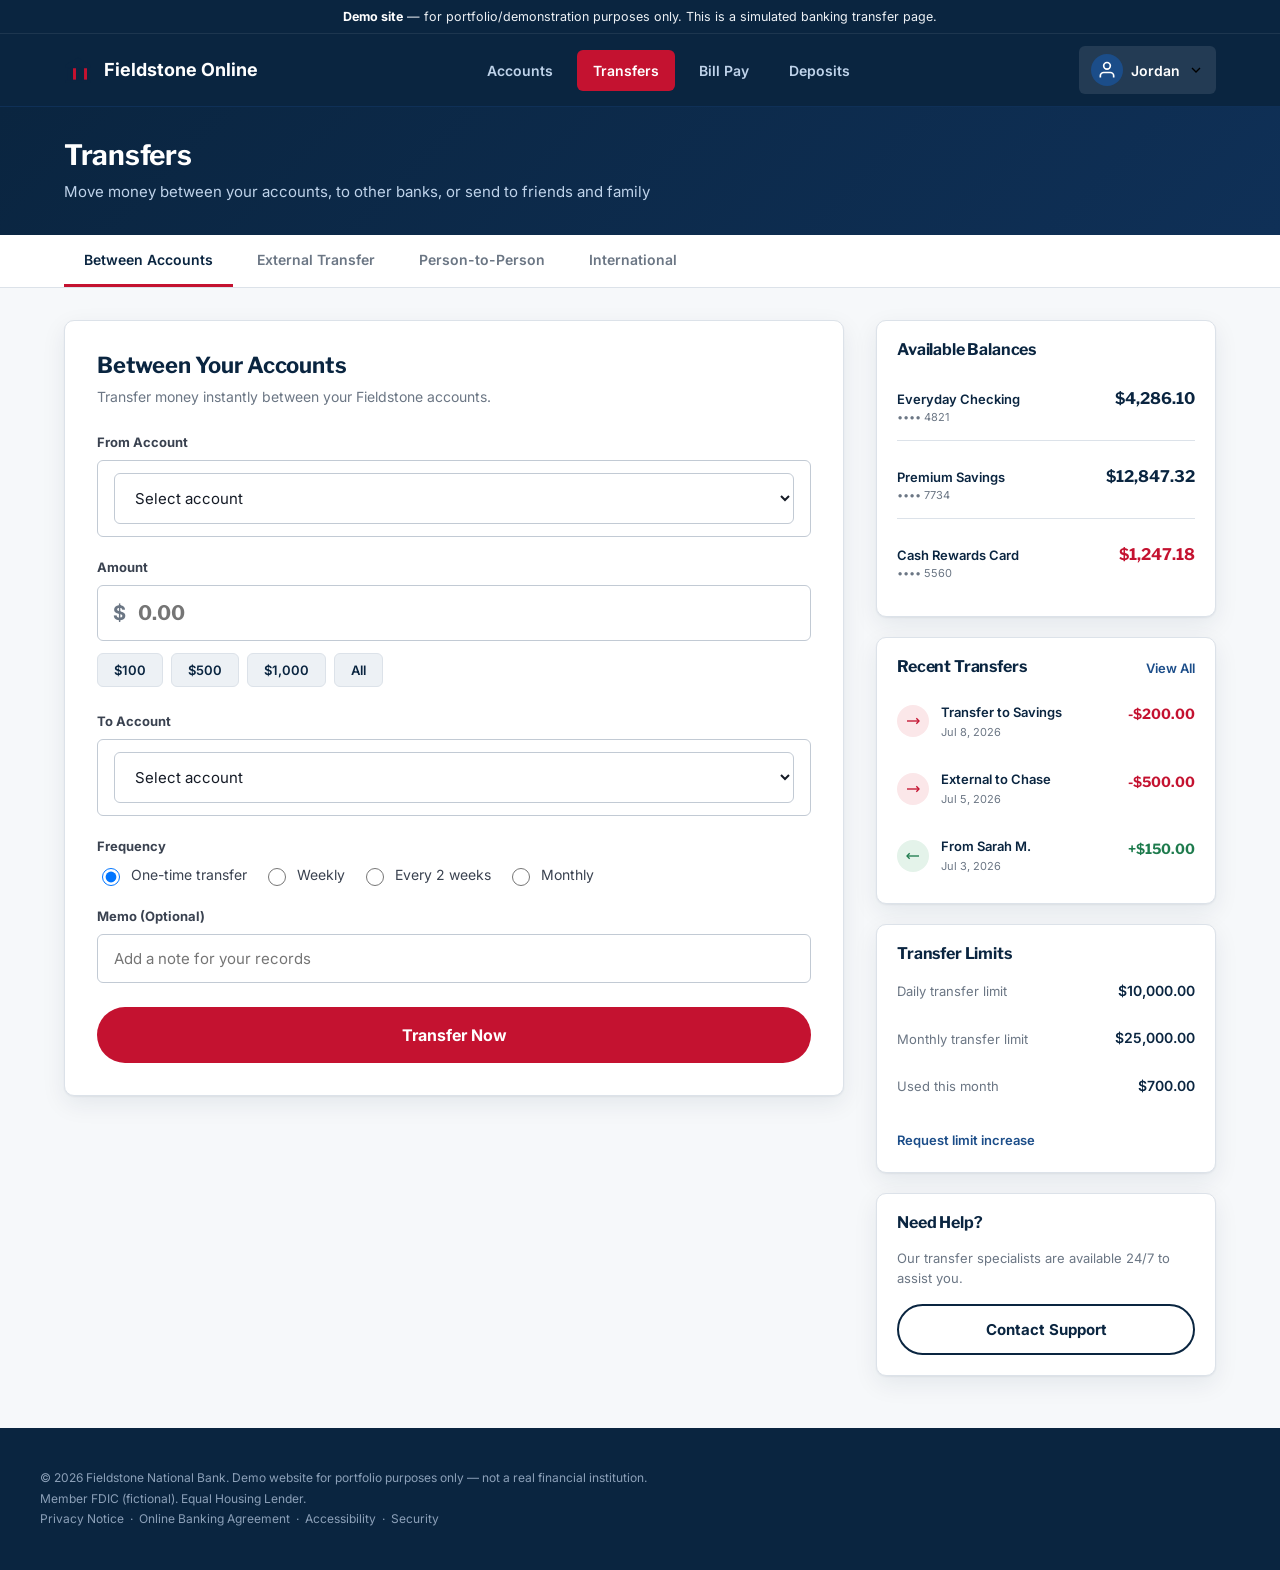
<file: users/transfers.html>
<!DOCTYPE html>
<html lang="en">
<head>
<meta charset="UTF-8">
<meta name="viewport" content="width=device-width, initial-scale=1.0, maximum-scale=5.0">
<meta name="theme-color" content="#0A2540">
<title>Transfers | Fieldstone National Bank</title>
<meta name="description" content="Transfer funds between your Fieldstone accounts, to other banks, or send money to friends and family with Fieldstone National Bank.">
<link rel="stylesheet" href="../css/styles.css">
</head>
<body>

<div class="demo-bar">
  <strong>Demo site</strong> — for portfolio/demonstration purposes only. This is a simulated banking transfer page.
</div>

<header class="dashboard-header">
  <div class="container">
    <div class="dashboard-nav">
      <a href="dashboard.html" class="dashboard-brand">
        <svg class="brand-mark" width="28" height="28" viewBox="0 0 32 32" fill="none" xmlns="http://www.w3.org/2000/svg" aria-hidden="true">
          <path d="M16 2L2 10V13H30V10L16 2Z" fill="#0A2540"/>
          <rect x="4" y="14" width="3.4" height="13" fill="#0A2540"/>
          <rect x="10.3" y="14" width="3.4" height="13" fill="#C41230"/>
          <rect x="16.6" y="14" width="3.4" height="13" fill="#0A2540"/>
          <rect x="22.9" y="14" width="3.4" height="13" fill="#C41230"/>
          <rect x="2" y="28" width="28" height="2.4" fill="#0A2540"/>
        </svg>
        <span>Fieldstone Online</span>
      </a>

      <nav class="dashboard-nav-links" aria-label="Dashboard navigation">
        <a href="dashboard.html" class="dashboard-nav-link">Accounts</a>
        <a href="transfers.html" class="dashboard-nav-link active">Transfers</a>
        <a href="bill-pay.html" class="dashboard-nav-link">Bill Pay</a>
        <a href="deposits.html" class="dashboard-nav-link">Deposits</a>
      </nav>

      <div class="dashboard-user-menu">
        <button class="user-menu-toggle" aria-label="User menu" aria-expanded="false">
          <div class="user-avatar">
            <svg width="20" height="20" viewBox="0 0 24 24" fill="none" stroke="currentColor" stroke-width="2"><path d="M20 21v-2a4 4 0 0 0-4-4H8a4 4 0 0 0-4 4v2"/><circle cx="12" cy="7" r="4"/></svg>
          </div>
          <span class="user-name">Jordan</span>
          <svg width="16" height="16" viewBox="0 0 24 24" fill="none" stroke="currentColor" stroke-width="2"><polyline points="6 9 12 15 18 9"/></svg>
        </button>
        <div class="user-dropdown">
          <div class="user-dropdown-header">
            <div class="dropdown-avatar">
              <svg width="32" height="32" viewBox="0 0 24 24" fill="none" stroke="currentColor" stroke-width="2"><path d="M20 21v-2a4 4 0 0 0-4-4H8a4 4 0 0 0-4 4v2"/><circle cx="12" cy="7" r="4"/></svg>
            </div>
            <div class="dropdown-user-info">
              <p class="dropdown-user-name">Jordan Smith</p>
              <p class="dropdown-user-email">jordan.smith@email.com</p>
            </div>
          </div>
          <div class="user-dropdown-links">
            <a href="settings.html" class="dropdown-link">
              <svg width="16" height="16" viewBox="0 0 24 24" fill="none" stroke="currentColor" stroke-width="2"><circle cx="12" cy="12" r="3"/><path d="M19.4 15a1.65 1.65 0 0 0 .33 1.82l.06.06a2 2 0 0 1 0 2.83 2 2 0 0 1-2.83 0l-.06-.06a1.65 1.65 0 0 0-1.82-.33 1.65 1.65 0 0 0-1 1.51V21a2 2 0 0 1-2 2 2 2 0 0 1-2-2v-.09A1.65 1.65 0 0 0 9 19.4a1.65 1.65 0 0 0-1.82.33l-.06.06a2 2 0 0 1-2.83 0 2 2 0 0 1 0-2.83l.06-.06a1.65 1.65 0 0 0 .33-1.82 1.65 1.65 0 0 0-1.51-1H3a2 2 0 0 1-2-2 2 2 0 0 1 2-2h.09A1.65 1.65 0 0 0 4.6 9a1.65 1.65 0 0 0-.33-1.82l-.06-.06a2 2 0 0 1 0-2.83 2 2 0 0 1 2.83 0l.06.06a1.65 1.65 0 0 0 1.82.33H9a1.65 1.65 0 0 0 1-1.51V3a2 2 0 0 1 2-2 2 2 0 0 1 2 2v.09a1.65 1.65 0 0 0 1 1.51 1.65 1.65 0 0 0 1.82-.33l.06-.06a2 2 0 0 1 2.83 0 2 2 0 0 1 0 2.83l-.06.06.06-.06z"/></svg>
              Settings
            </a>
            <a href="#" class="dropdown-link">
              <svg width="16" height="16" viewBox="0 0 24 24" fill="none" stroke="currentColor" stroke-width="2"><path d="M12 22s8-4 8-10V5l-8-3-8 3v7c0 6 8 10 8 10z"/></svg>
              Security
            </a>
            <a href="#" class="dropdown-link">
              <svg width="16" height="16" viewBox="0 0 24 24" fill="none" stroke="currentColor" stroke-width="2"><path d="M21 15a2 2 0 0 1-2 2H7l-4 4V5a2 2 0 0 1 2-2h14a2 2 0 0 1 2 2z"/></svg>
              Messages
            </a>
            <div class="dropdown-divider"></div>
            <a href="#" class="dropdown-link">
              <svg width="16" height="16" viewBox="0 0 24 24" fill="none" stroke="currentColor" stroke-width="2"><circle cx="12" cy="12" r="10"/><line x1="12" y1="16" x2="12" y2="12"/><line x1="12" y1="8" x2="12.01" y2="8"/></svg>
              Help & Support
            </a>
            <a href="index.html" class="dropdown-link">
              <svg width="16" height="16" viewBox="0 0 24 24" fill="none" stroke="currentColor" stroke-width="2"><path d="M3 9l9-7 9 7v11a2 2 0 0 1-2 2H5a2 2 0 0 1-2-2z"/></svg>
              Return to Home
            </a>
            <div class="dropdown-divider"></div>
            <a href="login.html" class="dropdown-link sign-out">
              <svg width="16" height="16" viewBox="0 0 24 24" fill="none" stroke="currentColor" stroke-width="2"><path d="M9 21H5a2 2 0 0 1-2-2V5a2 2 0 0 1 2-2h4"/><polyline points="16 17 21 12 16 7"/><line x1="21" y1="12" x2="9" y2="12"/></svg>
              Sign Out
            </a>
          </div>
        </div>
      </div>
    </div>
  </div>
</header>

<!-- Transfer Page Header -->
<div class="transfer-header">
  <div class="container">
    <h1>Transfers</h1>
    <p class="transfer-subtitle">Move money between your accounts, to other banks, or send to friends and family</p>
  </div>
</div>

<!-- Transfer Tabs -->
<div class="transfer-tabs-container">
  <div class="container">
    <div class="transfer-tabs" role="tablist">
      <button class="transfer-tab active" data-tab="between-accounts" role="tab" aria-selected="true">
        Between Accounts
      </button>
      <button class="transfer-tab" data-tab="external-transfer" role="tab" aria-selected="false">
        External Transfer
      </button>
      <button class="transfer-tab" data-tab="person-to-person" role="tab" aria-selected="false">
        Person-to-Person
      </button>
      <button class="transfer-tab" data-tab="international" role="tab" aria-selected="false">
        International
      </button>
    </div>
  </div>
</div>

<!-- Transfer Content -->
<main class="transfer-main">
  <div class="container">
    <div class="transfer-content-grid">
      
      <!-- Transfer Form Section -->
      <div class="transfer-form-section">
        
        <!-- Between Accounts Tab -->
        <div class="transfer-tab-content active" id="between-accounts">
          <div class="transfer-form-card">
            <h2>Between Your Accounts</h2>
            <p class="form-description">Transfer money instantly between your Fieldstone accounts.</p>
            
            <form data-demo-form data-success-message="Transfer submitted successfully! This is a demo — no actual transfer was processed." novalidate>
              <div class="form-feedback" role="status"></div>

              <div class="transfer-account-selector">
                <label class="field-label">From Account</label>
                <div class="account-select">
                  <select id="fromAccount" name="fromAccount" required>
                    <option value="">Select account</option>
                    <option value="checking">Everyday Checking •••• 4821 - $4,286.10</option>
                    <option value="savings">Premium Savings •••• 7734 - $12,847.32</option>
                  </select>
                </div>
              </div>

              <div class="transfer-amount-section">
                <label class="field-label">Amount</label>
                <div class="amount-input-wrapper">
                  <span class="currency-symbol">$</span>
                  <input type="text" id="transferAmount" name="amount" class="amount-input" placeholder="0.00" inputmode="decimal" required>
                </div>
                <div class="quick-amount-buttons">
                  <button type="button" class="quick-amount-btn" data-amount="100">$100</button>
                  <button type="button" class="quick-amount-btn" data-amount="500">$500</button>
                  <button type="button" class="quick-amount-btn" data-amount="1000">$1,000</button>
                  <button type="button" class="quick-amount-btn" data-amount="all">All</button>
                </div>
              </div>

              <div class="transfer-account-selector">
                <label class="field-label">To Account</label>
                <div class="account-select">
                  <select id="toAccount" name="toAccount" required>
                    <option value="">Select account</option>
                    <option value="checking">Everyday Checking •••• 4821 - $4,286.10</option>
                    <option value="savings">Premium Savings •••• 7734 - $12,847.32</option>
                    <option value="credit">Cash Rewards Card •••• 5560 - Balance: $1,247.18</option>
                  </select>
                </div>
              </div>

              <div class="transfer-frequency">
                <label class="field-label">Frequency</label>
                <div class="frequency-options">
                  <label class="frequency-option">
                    <input type="radio" name="frequency" value="once" checked>
                    <span>One-time transfer</span>
                  </label>
                  <label class="frequency-option">
                    <input type="radio" name="frequency" value="weekly">
                    <span>Weekly</span>
                  </label>
                  <label class="frequency-option">
                    <input type="radio" name="frequency" value="biweekly">
                    <span>Every 2 weeks</span>
                  </label>
                  <label class="frequency-option">
                    <input type="radio" name="frequency" value="monthly">
                    <span>Monthly</span>
                  </label>
                </div>
              </div>

              <div class="transfer-date" id="transferDateSection" style="display: none;">
                <label class="field-label">Start Date</label>
                <input type="date" id="transferDate" name="transferDate" class="date-input">
              </div>

              <div class="transfer-memo">
                <label class="field-label">Memo (Optional)</label>
                <input type="text" id="transferMemo" name="memo" placeholder="Add a note for your records" maxlength="140">
              </div>

              <div class="transfer-summary" id="transferSummary" style="display: none;">
                <h3>Transfer Summary</h3>
                <div class="summary-row">
                  <span>From:</span>
                  <span id="summaryFrom">-</span>
                </div>
                <div class="summary-row">
                  <span>To:</span>
                  <span id="summaryTo">-</span>
                </div>
                <div class="summary-row">
                  <span>Amount:</span>
                  <span id="summaryAmount">-</span>
                </div>
                <div class="summary-row">
                  <span>Date:</span>
                  <span id="summaryDate">-</span>
                </div>
              </div>

              <button type="submit" class="btn btn-primary btn-block transfer-submit">Transfer Now</button>
            </form>
          </div>
        </div>

        <!-- External Transfer Tab -->
        <div class="transfer-tab-content" id="external-transfer">
          <div class="transfer-form-card">
            <h2>External Account Transfer</h2>
            <p class="form-description">Transfer money to accounts you own at other banks.</p>
            
            <form data-demo-form data-success-message="External transfer submitted successfully! This is a demo — no actual transfer was processed." novalidate>
              <div class="form-feedback" role="status"></div>

              <div class="transfer-account-selector">
                <label class="field-label">From Account</label>
                <div class="account-select">
                  <select id="extFromAccount" name="fromAccount" required>
                    <option value="">Select account</option>
                    <option value="checking">Everyday Checking •••• 4821 - $4,286.10</option>
                    <option value="savings">Premium Savings •••• 7734 - $12,847.32</option>
                  </select>
                </div>
              </div>

              <div class="transfer-amount-section">
                <label class="field-label">Amount</label>
                <div class="amount-input-wrapper">
                  <span class="currency-symbol">$</span>
                  <input type="text" id="extTransferAmount" name="amount" class="amount-input" placeholder="0.00" inputmode="decimal" required>
                </div>
              </div>

              <div class="external-account-select">
                <label class="field-label">To External Account</label>
                <div class="saved-accounts">
                  <label class="saved-account-option">
                    <input type="radio" name="externalAccount" value="chase" checked>
                    <div class="saved-account-card">
                      <div class="bank-logo chase">Chase</div>
                      <div class="account-details">
                        <p class="bank-name">Chase Bank</p>
                        <p class="account-number">•••• 6789</p>
                      </div>
                    </div>
                  </label>
                  <label class="saved-account-option">
                    <input type="radio" name="externalAccount" value="bofa">
                    <div class="saved-account-card">
                      <div class="bank-logo bofa">Bank of America</div>
                      <div class="account-details">
                        <p class="bank-name">Bank of America</p>
                        <p class="account-number">•••• 1234</p>
                      </div>
                    </div>
                  </label>
                </div>
                <button type="button" class="btn-text add-account-btn">+ Add new external account</button>
              </div>

              <div class="transfer-date">
                <label class="field-label">Transfer Date</label>
                <input type="date" id="extTransferDate" name="transferDate" class="date-input" required>
              </div>

              <div class="transfer-memo">
                <label class="field-label">Memo (Optional)</label>
                <input type="text" id="extTransferMemo" name="memo" placeholder="Add a note for your records" maxlength="140">
              </div>

              <div class="transfer-notice">
                <div class="notice-icon">
                  <svg width="16" height="16" viewBox="0 0 24 24" fill="none" stroke="currentColor" stroke-width="2"><circle cx="12" cy="12" r="10"/><line x1="12" y1="16" x2="12" y2="12"/><line x1="12" y1="8" x2="12.01" y2="8"/></svg>
                </div>
                <p>External transfers typically take 1-3 business days to complete.</p>
              </div>

              <button type="submit" class="btn btn-primary btn-block transfer-submit">Transfer Now</button>
            </form>
          </div>
        </div>

        <!-- Person-to-Person Tab -->
        <div class="transfer-tab-content" id="person-to-person">
          <div class="transfer-form-card">
            <h2>Send Money to Friends & Family</h2>
            <p class="form-description">Send money instantly using email or mobile number.</p>
            
            <form data-demo-form data-success-message="Payment sent successfully! This is a demo — no actual payment was processed." novalidate>
              <div class="form-feedback" role="status"></div>

              <div class="transfer-account-selector">
                <label class="field-label">Pay From</label>
                <div class="account-select">
                  <select id="p2pFromAccount" name="fromAccount" required>
                    <option value="">Select account</option>
                    <option value="checking">Everyday Checking •••• 4821 - $4,286.10</option>
                    <option value="savings">Premium Savings •••• 7734 - $12,847.32</option>
                  </select>
                </div>
              </div>

              <div class="p2p-recipient">
                <label class="field-label">Send To</label>
                <div class="recipient-input">
                  <input type="text" id="p2pRecipient" name="recipient" placeholder="Email or mobile number" required>
                </div>
                <div class="recent-recipients">
                  <p class="recent-label">Recent recipients</p>
                  <div class="recipient-chips">
                    <button type="button" class="recipient-chip">mom@email.com</button>
                    <button type="button" class="recipient-chip">john@work.com</button>
                    <button type="button" class="recipient-chip">555-123-4567</button>
                  </div>
                </div>
              </div>

              <div class="transfer-amount-section">
                <label class="field-label">Amount</label>
                <div class="amount-input-wrapper">
                  <span class="currency-symbol">$</span>
                  <input type="text" id="p2pAmount" name="amount" class="amount-input" placeholder="0.00" inputmode="decimal" required>
                </div>
              </div>

              <div class="transfer-memo">
                <label class="field-label">What's this for? (Optional)</label>
                <input type="text" id="p2pMemo" name="memo" placeholder="e.g., Dinner, Rent, Birthday gift" maxlength="140">
              </div>

              <div class="p2p-security">
                <label class="checkbox-row">
                  <input type="checkbox" name="securityQuestion" required>
                  I confirm that I authorize this payment
                </label>
              </div>

              <button type="submit" class="btn btn-primary btn-block transfer-submit">Send Money</button>
            </form>
          </div>
        </div>

        <!-- International Tab -->
        <div class="transfer-tab-content" id="international">
          <div class="transfer-form-card">
            <h2>International Wire Transfer</h2>
            <p class="form-description">Send money to bank accounts outside the United States.</p>
            
            <form data-demo-form data-success-message="International transfer submitted successfully! This is a demo — no actual transfer was processed." novalidate>
              <div class="form-feedback" role="status"></div>

              <div class="transfer-account-selector">
                <label class="field-label">From Account</label>
                <div class="account-select">
                  <select id="intlFromAccount" name="fromAccount" required>
                    <option value="">Select account</option>
                    <option value="checking">Everyday Checking •••• 4821 - $4,286.10</option>
                    <option value="savings">Premium Savings •••• 7734 - $12,847.32</option>
                  </select>
                </div>
              </div>

              <div class="transfer-amount-section">
                <label class="field-label">Amount (USD)</label>
                <div class="amount-input-wrapper">
                  <span class="currency-symbol">$</span>
                  <input type="text" id="intlAmount" name="amount" class="amount-input" placeholder="0.00" inputmode="decimal" required>
                </div>
                <div class="exchange-rate-info">
                  <span class="rate-label">Exchange rate:</span>
                  <span class="rate-value">1 USD = 0.92 EUR</span>
                  <a href="#" class="rate-link">View all rates</a>
                </div>
              </div>

              <div class="intl-recipient-info">
                <label class="field-label">Recipient Information</label>
                <div class="field-row">
                  <div class="field">
                    <label for="recipientName">Recipient Name</label>
                    <input type="text" id="recipientName" name="recipientName" placeholder="Full legal name" required>
                  </div>
                  <div class="field">
                    <label for="recipientBank">Bank Name</label>
                    <input type="text" id="recipientBank" name="recipientBank" placeholder="Bank name" required>
                  </div>
                </div>
                <div class="field-row">
                  <div class="field">
                    <label for="recipientAccount">Account Number / IBAN</label>
                    <input type="text" id="recipientAccount" name="recipientAccount" placeholder="Account number or IBAN" required>
                  </div>
                  <div class="field">
                    <label for="swiftCode">SWIFT / BIC Code</label>
                    <input type="text" id="swiftCode" name="swiftCode" placeholder="SWIFT code" required>
                  </div>
                </div>
                <div class="field-row">
                  <div class="field">
                    <label for="recipientCountry">Country</label>
                    <select id="recipientCountry" name="country" required>
                      <option value="">Select country</option>
                      <option value="CA">Canada</option>
                      <option value="UK">United Kingdom</option>
                      <option value="DE">Germany</option>
                      <option value="FR">France</option>
                      <option value="MX">Mexico</option>
                      <option value="AU">Australia</option>
                      <option value="JP">Japan</option>
                      <option value="other">Other</option>
                    </select>
                  </div>
                  <div class="field">
                    <label for="recipientAddress">Address</label>
                    <input type="text" id="recipientAddress" name="address" placeholder="Street address" required>
                  </div>
                </div>
              </div>

              <div class="transfer-memo">
                <label class="field-label">Purpose of Payment</label>
                <select id="paymentPurpose" name="purpose" required>
                  <option value="">Select purpose</option>
                  <option value="family">Family support</option>
                  <option value="education">Education</option>
                  <option value="medical">Medical expenses</option>
                  <option value="gift">Gift</option>
                  <option value="business">Business payment</option>
                  <option value="other">Other</option>
                </select>
              </div>

              <div class="transfer-notice international-notice">
                <div class="notice-icon warning">
                  <svg width="16" height="16" viewBox="0 0 24 24" fill="none" stroke="currentColor" stroke-width="2"><path d="M10.29 3.86L1.82 18a2 2 0 0 0 1.71 3h16.94a2 2 0 0 0 1.71-3L13.71 3.86a2 2 0 0 0-3.42 0z"/><line x1="12" y1="9" x2="12" y2="13"/><line x1="12" y1="17" x2="12.01" y2="17"/></svg>
                </div>
                <p>International wire fee: $25.00. Funds typically arrive in 2-5 business days.</p>
              </div>

              <button type="submit" class="btn btn-primary btn-block transfer-submit">Send International Wire</button>
            </form>
          </div>
        </div>

      </div>

      <!-- Sidebar -->
      <div class="transfer-sidebar">
        
        <!-- Quick Balance -->
        <div class="sidebar-card">
          <h3>Available Balances</h3>
          <div class="balance-list">
            <div class="balance-item">
              <div class="balance-info">
                <p class="balance-name">Everyday Checking</p>
                <p class="balance-account">•••• 4821</p>
              </div>
              <p class="balance-value">$4,286.10</p>
            </div>
            <div class="balance-item">
              <div class="balance-info">
                <p class="balance-name">Premium Savings</p>
                <p class="balance-account">•••• 7734</p>
              </div>
              <p class="balance-value">$12,847.32</p>
            </div>
            <div class="balance-item">
              <div class="balance-info">
                <p class="balance-name">Cash Rewards Card</p>
                <p class="balance-account">•••• 5560</p>
              </div>
              <p class="balance-value negative">$1,247.18</p>
            </div>
          </div>
        </div>

        <!-- Recent Transfers -->
        <div class="sidebar-card">
          <div class="sidebar-card-header">
            <h3>Recent Transfers</h3>
            <a href="#" class="view-all">View All</a>
          </div>
          <div class="recent-transfers-list">
            <div class="transfer-history-item">
              <div class="transfer-icon transfer-out">
                <svg width="16" height="16" viewBox="0 0 24 24" fill="none" stroke="currentColor" stroke-width="2"><path d="M17 8l4 4-4 4"/><path d="M3 12h18"/></svg>
              </div>
              <div class="transfer-details">
                <p class="transfer-name">Transfer to Savings</p>
                <p class="transfer-date">Jul 8, 2026</p>
              </div>
              <p class="transfer-amount">-$200.00</p>
            </div>
            <div class="transfer-history-item">
              <div class="transfer-icon transfer-out">
                <svg width="16" height="16" viewBox="0 0 24 24" fill="none" stroke="currentColor" stroke-width="2"><path d="M17 8l4 4-4 4"/><path d="M3 12h18"/></svg>
              </div>
              <div class="transfer-details">
                <p class="transfer-name">External to Chase</p>
                <p class="transfer-date">Jul 5, 2026</p>
              </div>
              <p class="transfer-amount">-$500.00</p>
            </div>
            <div class="transfer-history-item">
              <div class="transfer-icon transfer-in">
                <svg width="16" height="16" viewBox="0 0 24 24" fill="none" stroke="currentColor" stroke-width="2"><path d="M7 16l-4-4 4-4"/><path d="M21 12H3"/></svg>
              </div>
              <div class="transfer-details">
                <p class="transfer-name">From Sarah M.</p>
                <p class="transfer-date">Jul 3, 2026</p>
              </div>
              <p class="transfer-amount positive">+$150.00</p>
            </div>
          </div>
        </div>

        <!-- Transfer Limits -->
        <div class="sidebar-card">
          <h3>Transfer Limits</h3>
          <div class="limits-info">
            <div class="limit-item">
              <p class="limit-label">Daily transfer limit</p>
              <p class="limit-value">$10,000.00</p>
            </div>
            <div class="limit-item">
              <p class="limit-label">Monthly transfer limit</p>
              <p class="limit-value">$25,000.00</p>
            </div>
            <div class="limit-item">
              <p class="limit-label">Used this month</p>
              <p class="limit-value">$700.00</p>
            </div>
          </div>
          <a href="#" class="btn-text">Request limit increase</a>
        </div>

        <!-- Help -->
        <div class="sidebar-card help-card">
          <h3>Need Help?</h3>
          <p class="help-text">Our transfer specialists are available 24/7 to assist you.</p>
          <a href="#" class="btn btn-outline btn-block">Contact Support</a>
        </div>

      </div>
    </div>
  </div>
</main>

<footer class="site-footer" style="padding: 40px 0;">
  <div class="container footer-bottom" style="border:none; padding:0;">
    <div class="footer-legal">
      © 2026 Fieldstone National Bank. Demo website for portfolio purposes only — not a real financial institution. Member FDIC (fictional). Equal Housing Lender.
      <br><a href="#">Privacy Notice</a> &nbsp;·&nbsp; <a href="#">Online Banking Agreement</a> &nbsp;·&nbsp; <a href="#">Accessibility</a> &nbsp;·&nbsp; <a href="#">Security</a>
    </div>
  </div>
</footer>

<script src="../js/script.js"></script>
<script>
// Transfer page specific JavaScript
document.addEventListener('DOMContentLoaded', function() {
  // Tab switching
  const tabs = document.querySelectorAll('.transfer-tab');
  const tabContents = document.querySelectorAll('.transfer-tab-content');
  
  tabs.forEach(tab => {
    tab.addEventListener('click', function() {
      const targetTab = this.dataset.tab;
      
      // Update active tab
      tabs.forEach(t => t.classList.remove('active'));
      this.classList.add('active');
      
      // Update active content
      tabContents.forEach(content => {
        content.classList.remove('active');
        if (content.id === targetTab) {
          content.classList.add('active');
        }
      });
    });
  });
  
  // Quick amount buttons
  const quickAmountBtns = document.querySelectorAll('.quick-amount-btn');
  const amountInput = document.getElementById('transferAmount');
  
  quickAmountBtns.forEach(btn => {
    btn.addEventListener('click', function() {
      const amount = this.dataset.amount;
      if (amount === 'all') {
        // Simulate getting all available balance
        amountInput.value = '4286.10';
      } else {
        amountInput.value = amount;
      }
    });
  });
  
  // Recipient chips
  const recipientChips = document.querySelectorAll('.recipient-chip');
  const recipientInput = document.getElementById('p2pRecipient');
  
  recipientChips.forEach(chip => {
    chip.addEventListener('click', function() {
      recipientInput.value = this.textContent;
    });
  });
  
  // Frequency toggle for date field
  const frequencyRadios = document.querySelectorAll('input[name="frequency"]');
  const transferDateSection = document.getElementById('transferDateSection');
  
  frequencyRadios.forEach(radio => {
    radio.addEventListener('change', function() {
      if (this.value !== 'once') {
        transferDateSection.style.display = 'block';
      } else {
        transferDateSection.style.display = 'none';
      }
    });
  });
});

// Dashboard user dropdown functionality
document.addEventListener('DOMContentLoaded', function() {
  const userMenuToggle = document.querySelector('.user-menu-toggle');
  const userDropdown = document.querySelector('.user-dropdown');
  
  if (userMenuToggle && userDropdown) {
    userMenuToggle.addEventListener('click', function(e) {
      e.stopPropagation();
      const isOpen = userDropdown.classList.contains('open');
      
      if (isOpen) {
        userDropdown.classList.remove('open');
        userMenuToggle.setAttribute('aria-expanded', 'false');
      } else {
        userDropdown.classList.add('open');
        userMenuToggle.setAttribute('aria-expanded', 'true');
      }
    });
    
    // Close dropdown when clicking outside
    document.addEventListener('click', function(e) {
      if (!userDropdown.contains(e.target) && !userMenuToggle.contains(e.target)) {
        userDropdown.classList.remove('open');
        userMenuToggle.setAttribute('aria-expanded', 'false');
      }
    });
    
    // Close dropdown on escape key
    document.addEventListener('keydown', function(e) {
      if (e.key === 'Escape' && userDropdown.classList.contains('open')) {
        userDropdown.classList.remove('open');
        userMenuToggle.setAttribute('aria-expanded', 'false');
        userMenuToggle.focus();
      }
    });
  }
});
</script>
</body>
</html>
</file>
<file: css/styles.css>
/* ==========================================================================
   Fieldstone National Bank — shared stylesheet
   Design tokens: navy/blue trust palette, red accent, Libre Franklin display
   + Inter body. Signature motif: line-art "pillar" architecture watermark.
   ========================================================================== */

@import url('https://fonts.googleapis.com/css2?family=Libre+Franklin:wght@500;600;700;800&family=Inter:wght@400;500;600;700&display=swap');

:root {
  /* Color */
  --navy-900: #0A2540;
  --navy-800: #0F3057;
  --navy-700: #14396E;
  --blue-600: #1B4D89;
  --blue-500: #2563A8;
  --blue-100: #E4ECF5;
  --red-600: #C41230;
  --red-700: #9E0E26;
  --green-700: #1E7B4D;
  --green-100: #E4F3EA;
  --gold-600: #B8860B;
  --neutral-0: #FFFFFF;
  --neutral-50: #F6F8FA;
  --neutral-100: #EDF1F5;
  --neutral-200: #DCE2E9;
  --neutral-300: #C2CAD4;
  --neutral-500: #6B7684;
  --neutral-700: #3A4250;
  --neutral-900: #151B26;

  /* Type */
  --font-display: 'Libre Franklin', 'Segoe UI', Arial, sans-serif;
  --font-body: 'Inter', 'Segoe UI', Arial, sans-serif;

  /* Layout */
  --container: 1200px;
  --radius-sm: 6px;
  --radius-md: 10px;
  --radius-lg: 16px;
  --shadow-card: 0 1px 2px rgba(10, 37, 64, 0.06), 0 8px 24px rgba(10, 37, 64, 0.08);
  --shadow-pop: 0 20px 50px rgba(10, 37, 64, 0.25);
}

* { box-sizing: border-box; }
html { scroll-behavior: smooth; }

@media (prefers-reduced-motion: reduce) {
  html { scroll-behavior: auto; }
  *, *::before, *::after { animation-duration: 0.001ms !important; animation-iteration-count: 1 !important; transition-duration: 0.001ms !important; }
}

body {
  margin: 0;
  font-family: var(--font-body);
  color: var(--neutral-900);
  background: var(--neutral-0);
  -webkit-font-smoothing: antialiased;
  line-height: 1.55;
}

h1, h2, h3, h4 {
  font-family: var(--font-display);
  color: var(--navy-900);
  line-height: 1.15;
  margin: 0 0 0.5em;
  letter-spacing: -0.01em;
}

p { margin: 0 0 1em; color: var(--neutral-700); }
a { color: inherit; text-decoration: none; }
img { max-width: 100%; display: block; height: auto; }
svg { max-width: 100%; height: auto; }
button { font-family: inherit; }

.container {
  max-width: var(--container);
  margin: 0 auto;
  padding: 0 24px;
}

/* Focus visibility */
a:focus-visible, button:focus-visible, input:focus-visible, select:focus-visible {
  outline: 3px solid var(--gold-600);
  outline-offset: 2px;
}

/* Touch-friendly tap targets */
@media (hover: none) and (pointer: coarse) {
  .nav-links a { padding: 12px 8px; }
  .footer-col a { padding: 8px 0; }
  .store-btn { padding: 12px 20px; }
  .form-links a { padding: 8px 0; display: block; }
}

/* --------------------------------------------------------------------------
   Demo notice bar
   -------------------------------------------------------------------------- */
.demo-bar {
  background: var(--navy-900);
  color: var(--neutral-100);
  font-size: 12.5px;
  text-align: center;
  padding: 7px 16px;
  border-bottom: 1px solid rgba(255,255,255,0.08);
}
.demo-bar strong { color: var(--neutral-0); }

/* --------------------------------------------------------------------------
   Header / Nav
   -------------------------------------------------------------------------- */
.site-header {
  background: var(--neutral-0);
  border-bottom: 1px solid var(--neutral-200);
  position: sticky;
  top: 0;
  z-index: 50;
}

@media (max-width: 768px) {
  .site-header {
    position: relative;
  }
}

.utility-bar {
  background: var(--navy-900);
  color: var(--neutral-200);
}
.utility-bar .container {
  display: flex;
  justify-content: flex-end;
  gap: 24px;
  font-size: 12.5px;
  padding-top: 7px;
  padding-bottom: 7px;
}
.utility-bar a { color: var(--neutral-200); display: inline-flex; align-items: center; gap: 5px; }
.utility-bar a:hover { color: var(--neutral-0); }

.nav-main {
  display: flex;
  align-items: center;
  justify-content: space-between;
  padding: 14px 0;
  gap: 24px;
}

.brand {
  display: flex;
  align-items: center;
  gap: 10px;
  font-family: var(--font-display);
  font-weight: 800;
  font-size: 20px;
  color: var(--navy-900);
  white-space: nowrap;
}
.brand-mark { flex-shrink: 0; }
.brand small {
  display: block;
  font-family: var(--font-body);
  font-weight: 500;
  font-size: 10.5px;
  letter-spacing: 0.08em;
  color: var(--neutral-500);
  text-transform: uppercase;
}

.nav-links {
  display: flex;
  align-items: center;
  gap: 30px;
  list-style: none;
  margin: 0;
  padding: 0;
}
.nav-links a {
  font-size: 15px;
  font-weight: 600;
  color: var(--neutral-700);
  padding: 6px 2px;
  border-bottom: 2px solid transparent;
}
.nav-links a:hover { color: var(--navy-900); border-bottom-color: var(--red-600); }
.nav-links a.active { color: var(--navy-900); border-bottom-color: var(--red-600); }

.nav-actions { display: flex; align-items: center; gap: 12px; }

.nav-toggle {
  display: none;
  background: none;
  border: 1px solid var(--neutral-300);
  border-radius: var(--radius-sm);
  padding: 8px 10px;
  cursor: pointer;
  min-width: 44px;
  min-height: 44px;
}

/* --------------------------------------------------------------------------
   Buttons
   -------------------------------------------------------------------------- */
.btn {
  display: inline-flex;
  align-items: center;
  justify-content: center;
  gap: 8px;
  font-weight: 700;
  font-size: 15px;
  padding: 12px 22px;
  border-radius: 999px;
  border: 2px solid transparent;
  cursor: pointer;
  transition: transform 0.12s ease, box-shadow 0.12s ease, background-color 0.12s ease, color 0.12s ease;
  white-space: nowrap;
  min-height: 44px;
  min-width: 44px;
}
.btn:hover { transform: translateY(-1px); }
.btn-primary { background: var(--red-600); color: var(--neutral-0); }
.btn-primary:hover { background: var(--red-700); box-shadow: 0 8px 20px rgba(196,18,48,0.28); }
.btn-secondary { background: var(--navy-900); color: var(--neutral-0); }
.btn-secondary:hover { background: var(--navy-700); box-shadow: 0 8px 20px rgba(10,37,64,0.28); }
.btn-outline { background: transparent; border-color: var(--navy-900); color: var(--navy-900); }
.btn-outline:hover { background: var(--navy-900); color: var(--neutral-0); }
.btn-outline-light { background: transparent; border-color: rgba(255,255,255,0.55); color: var(--neutral-0); }
.btn-outline-light:hover { background: rgba(255,255,255,0.12); border-color: var(--neutral-0); }
.btn-block { width: 100%; }
.btn-sm { padding: 9px 16px; font-size: 13.5px; }

/* --------------------------------------------------------------------------
   Hero + pillar motif
   -------------------------------------------------------------------------- */
.hero {
  position: relative;
  background: linear-gradient(150deg, var(--navy-900) 0%, var(--navy-800) 55%, var(--blue-600) 100%);
  color: var(--neutral-0);
  overflow: hidden;
}
.hero-pillars {
  position: absolute;
  inset: 0;
  width: 100%;
  height: 100%;
  opacity: 0.16;
  pointer-events: none;
}
.hero-inner {
  position: relative;
  z-index: 1;
  display: grid;
  grid-template-columns: 1.1fr 0.9fr;
  gap: 56px;
  align-items: center;
  padding: 72px 24px 96px;
}
.hero-eyebrow {
  display: inline-flex;
  align-items: center;
  gap: 8px;
  font-size: 12.5px;
  font-weight: 700;
  letter-spacing: 0.10em;
  text-transform: uppercase;
  color: #BFD3EA;
  margin-bottom: 18px;
}
.hero h1 {
  color: var(--neutral-0);
  font-size: clamp(34px, 4.4vw, 52px);
  margin-bottom: 20px;
}
.hero p.lead {
  color: #D9E3EF;
  font-size: 18px;
  max-width: 46ch;
  margin-bottom: 30px;
}
.hero-ctas { display: flex; gap: 14px; flex-wrap: wrap; margin-bottom: 34px; }
.hero-trustline {
  display: flex;
  gap: 26px;
  flex-wrap: wrap;
  font-size: 13.5px;
  color: #BFD3EA;
}
.hero-trustline span { display: inline-flex; align-items: center; gap: 7px; }

/* Login card in hero */
.login-card {
  background: var(--neutral-0);
  color: var(--neutral-900);
  border-radius: var(--radius-lg);
  padding: 30px 30px 26px;
  box-shadow: var(--shadow-pop);
  width: 100%;
  max-width: 400px;
  justify-self: end;
}
.login-card h2 { font-size: 21px; margin-bottom: 4px; }
.login-card .sub { color: var(--neutral-500); font-size: 13.5px; margin-bottom: 20px; }

/* --------------------------------------------------------------------------
   Forms
   -------------------------------------------------------------------------- */
.field { margin-bottom: 16px; }
.field label {
  display: block;
  font-size: 13px;
  font-weight: 700;
  color: var(--neutral-700);
  margin-bottom: 6px;
}
.field .hint { font-size: 12px; color: var(--neutral-500); margin-top: 5px; }
.input-wrap { position: relative; }
.field input[type="text"],
.field input[type="email"],
.field input[type="tel"],
.field input[type="password"],
.field input[type="date"],
.field select {
  width: 100%;
  padding: 12px 14px;
  border: 1.5px solid var(--neutral-300);
  border-radius: var(--radius-sm);
  font-size: 15px;
  font-family: inherit;
  color: var(--neutral-900);
  background: var(--neutral-0);
  transition: border-color 0.12s ease, box-shadow 0.12s ease;
  min-height: 44px;
}
.field input:focus, .field select:focus {
  border-color: var(--blue-500);
  box-shadow: 0 0 0 3px var(--blue-100);
  outline: none;
}
.field-row { display: grid; grid-template-columns: 1fr 1fr; gap: 14px; }
.field-row-3 { display: grid; grid-template-columns: 1.4fr 0.8fr 0.9fr; gap: 14px; }

.pw-toggle {
  position: absolute;
  right: 6px;
  top: 50%;
  transform: translateY(-50%);
  background: none;
  border: none;
  color: var(--neutral-500);
  font-size: 12.5px;
  font-weight: 700;
  cursor: pointer;
  padding: 6px 8px;
  min-height: 44px;
  min-width: 44px;
}
.pw-toggle:hover { color: var(--navy-900); }

.checkbox-row {
  display: flex;
  align-items: flex-start;
  gap: 12px;
  font-size: 13.5px;
  color: var(--neutral-700);
}
.checkbox-row input { 
  margin-top: 3px; 
  min-width: 24px; 
  min-height: 24px; 
  cursor: pointer;
}
.checkbox-row label { cursor: pointer; }
.checkbox-row a { color: var(--blue-600); font-weight: 600; }

.form-links {
  display: flex;
  justify-content: space-between;
  font-size: 13px;
  margin-top: 16px;
  flex-wrap: wrap;
  gap: 8px;
}
.form-links a { color: var(--blue-600); font-weight: 600; }
.form-links a:hover { text-decoration: underline; }

.divider-or {
  display: flex;
  align-items: center;
  gap: 12px;
  color: var(--neutral-500);
  font-size: 12px;
  margin: 18px 0;
  text-transform: uppercase;
  letter-spacing: 0.06em;
}
.divider-or::before, .divider-or::after {
  content: "";
  flex: 1;
  height: 1px;
  background: var(--neutral-200);
}

.inline-note {
  display: flex;
  gap: 10px;
  align-items: flex-start;
  background: var(--blue-100);
  border-radius: var(--radius-sm);
  padding: 12px 14px;
  font-size: 13px;
  color: var(--navy-800);
  margin-top: 16px;
}

.form-feedback {
  display: none;
  border-radius: var(--radius-sm);
  padding: 12px 14px;
  font-size: 13.5px;
  margin-bottom: 16px;
  font-weight: 600;
}
.form-feedback.show { display: block; }
.form-feedback.success { background: var(--green-100); color: var(--green-700); }
.form-feedback.error { background: #FBE7E9; color: var(--red-700); }

/* --------------------------------------------------------------------------
   Section scaffolding
   -------------------------------------------------------------------------- */
section { padding: 76px 0; }
.section-tight { padding: 56px 0; }
.section-head { max-width: 640px; margin: 0 auto 44px; text-align: center; }
.section-head.left { margin: 0 0 40px; text-align: left; }
.eyebrow {
  display: inline-block;
  font-size: 12px;
  font-weight: 700;
  letter-spacing: 0.10em;
  text-transform: uppercase;
  color: var(--red-600);
  margin-bottom: 10px;
}
.bg-tint { background: var(--neutral-50); }
.bg-navy { background: var(--navy-900); color: var(--neutral-0); }
.bg-navy h2, .bg-navy h3 { color: var(--neutral-0); }
.bg-navy p { color: #C7D4E3; }

/* Trust bar */
.trust-bar { background: var(--neutral-50); border-bottom: 1px solid var(--neutral-200); padding: 26px 0; }
.trust-grid {
  display: grid;
  grid-template-columns: repeat(4, 1fr);
  gap: 20px;
  text-align: center;
}
.trust-item { display: flex; flex-direction: column; align-items: center; gap: 8px; }
.trust-item strong { font-family: var(--font-display); font-size: 22px; color: var(--navy-900); }
.trust-item span { font-size: 12.5px; color: var(--neutral-500); font-weight: 600; }

/* Product cards */
.card-grid {
  display: grid;
  grid-template-columns: repeat(4, 1fr);
  gap: 22px;
}
.product-card {
  background: var(--neutral-0);
  border: 1px solid var(--neutral-200);
  border-radius: var(--radius-md);
  padding: 26px 24px;
  box-shadow: var(--shadow-card);
  transition: transform 0.15s ease, box-shadow 0.15s ease;
}
.product-card:hover { transform: translateY(-4px); box-shadow: 0 16px 32px rgba(10,37,64,0.12); }
.product-card .icon {
  width: 46px; height: 46px;
  border-radius: 10px;
  background: var(--blue-100);
  color: var(--blue-600);
  display: flex; align-items: center; justify-content: center;
  margin-bottom: 16px;
}
.product-card h3 { font-size: 18px; margin-bottom: 8px; }
.product-card p { font-size: 14px; margin-bottom: 14px; }
.product-card a { color: var(--blue-600); font-weight: 700; font-size: 14px; }
.product-card a:hover { text-decoration: underline; }

/* Promo banner */
.promo {
  background: linear-gradient(120deg, var(--navy-900), var(--blue-600));
  border-radius: var(--radius-lg);
  color: var(--neutral-0);
  padding: 48px;
  display: grid;
  grid-template-columns: 1.3fr 0.7fr;
  gap: 30px;
  align-items: center;
  overflow: hidden;
  position: relative;
}
.promo h2 { color: var(--neutral-0); font-size: 28px; }
.promo p { color: #D9E3EF; }

/* Security section */
.security-grid {
  display: grid;
  grid-template-columns: repeat(3, 1fr);
  gap: 26px;
}
.security-item { text-align: center; padding: 8px; }
.security-item .icon {
  width: 56px; height: 56px;
  margin: 0 auto 16px;
  border-radius: 50%;
  background: rgba(255,255,255,0.08);
  display: flex; align-items: center; justify-content: center;
  color: #8FB6E0;
}

/* Timeline (about page) */
.timeline { position: relative; margin-left: 12px; padding-left: 30px; border-left: 2px solid var(--neutral-200); }
.timeline-item { position: relative; padding-bottom: 34px; }
.timeline-item:last-child { padding-bottom: 0; }
.timeline-item::before {
  content: "";
  position: absolute;
  left: -37px;
  top: 4px;
  width: 12px; height: 12px;
  border-radius: 50%;
  background: var(--red-600);
  border: 3px solid var(--neutral-0);
  box-shadow: 0 0 0 2px var(--neutral-200);
}
.timeline-item .yr { font-family: var(--font-display); font-weight: 800; color: var(--navy-900); font-size: 15px; }

/* Values grid */
.values-grid { display: grid; grid-template-columns: repeat(4, 1fr); gap: 22px; }
.value-card { padding: 22px; border-radius: var(--radius-md); background: var(--neutral-0); border: 1px solid var(--neutral-200); }
.value-card .icon { color: var(--red-600); margin-bottom: 12px; }
.value-card h3 { font-size: 16.5px; margin-bottom: 6px; }
.value-card p { font-size: 13.5px; margin-bottom: 0; }

/* Leadership */
.leader-grid { display: grid; grid-template-columns: repeat(4, 1fr); gap: 22px; }
.leader-card { text-align: center; }
.leader-avatar {
  width: 96px; height: 96px;
  border-radius: 50%;
  margin: 0 auto 14px;
  background: var(--blue-100);
  color: var(--navy-800);
  display: flex; align-items: center; justify-content: center;
  font-family: var(--font-display);
  font-weight: 800;
  font-size: 26px;
}
.leader-card h3 { font-size: 15.5px; margin-bottom: 2px; }
.leader-card .role { font-size: 12.5px; color: var(--neutral-500); font-weight: 600; }

/* Stat strip */
.stat-strip { display: grid; grid-template-columns: repeat(4, 1fr); gap: 20px; text-align: center; }
.stat-strip strong { display: block; font-family: var(--font-display); font-size: 34px; color: var(--navy-900); }
.stat-strip span { font-size: 13px; color: var(--neutral-500); font-weight: 600; }

/* Split layout (about intro, login page) */
.split { display: grid; grid-template-columns: 1fr 1fr; gap: 56px; align-items: center; }

/* --------------------------------------------------------------------------
   Standalone auth pages (login.html / create-account.html)
   -------------------------------------------------------------------------- */
.auth-shell {
  min-height: calc(100vh - 88px);
  display: grid;
  grid-template-columns: 1fr 1fr;
}
.auth-aside {
  background: linear-gradient(160deg, var(--navy-900), var(--blue-600));
  color: var(--neutral-0);
  padding: 64px 56px;
  position: relative;
  overflow: hidden;
  display: flex;
  flex-direction: column;
  justify-content: center;
}
.auth-aside-content { position: relative; z-index: 1; max-width: 420px; }
.auth-aside h2 { color: var(--neutral-0); font-size: 28px; }
.auth-aside p { color: #D9E3EF; }
.auth-aside-list { list-style: none; padding: 0; margin: 26px 0 0; display: flex; flex-direction: column; gap: 16px; }
.auth-aside-list li { display: flex; gap: 12px; font-size: 14.5px; color: #E4ECF5; align-items: flex-start; }
.auth-aside-list .dot {
  flex-shrink: 0;
  width: 22px; height: 22px;
  border-radius: 50%;
  background: rgba(255,255,255,0.14);
  display: flex; align-items: center; justify-content: center;
  margin-top: 1px;
}

.auth-main {
  display: flex;
  align-items: center;
  justify-content: center;
  padding: 56px 24px;
}
.auth-box { width: 100%; max-width: 420px; }
.auth-box.wide { max-width: 640px; }
.auth-box .step-label {
  font-size: 12.5px;
  font-weight: 700;
  color: var(--blue-600);
  letter-spacing: 0.06em;
  text-transform: uppercase;
  margin-bottom: 10px;
}
.auth-box h1 { font-size: 26px; margin-bottom: 8px; }
.auth-box > p.sub { color: var(--neutral-500); font-size: 14.5px; margin-bottom: 28px; }

.step-track { display: flex; gap: 8px; margin-bottom: 28px; }
.step-track span { flex: 1; height: 4px; border-radius: 4px; background: var(--neutral-200); }
.step-track span.done { background: var(--red-600); }

fieldset { border: none; padding: 0; margin: 0 0 26px; }
fieldset legend {
  font-family: var(--font-display);
  font-weight: 700;
  font-size: 15px;
  color: var(--navy-900);
  padding: 0 0 12px;
  border-bottom: 1px solid var(--neutral-200);
  width: 100%;
  margin-bottom: 16px;
}

/* --------------------------------------------------------------------------
   Footer
   -------------------------------------------------------------------------- */
.site-footer { background: var(--navy-900); color: #B9C6D6; padding: 60px 0 26px; }
.footer-grid {
  display: grid;
  grid-template-columns: 1.4fr repeat(4, 1fr);
  gap: 32px;
  padding-bottom: 40px;
  border-bottom: 1px solid rgba(255,255,255,0.10);
}
.footer-brand .brand { color: var(--neutral-0); }
.footer-brand p { color: #9FB1C6; font-size: 13.5px; margin: 14px 0 18px; max-width: 30ch; }
.footer-social { display: flex; gap: 10px; }
.footer-social a {
  width: 34px; height: 34px;
  border-radius: 50%;
  border: 1px solid rgba(255,255,255,0.25);
  display: flex; align-items: center; justify-content: center;
  color: var(--neutral-0);
}
.footer-social a:hover { background: rgba(255,255,255,0.12); }
.footer-col h4 {
  color: var(--neutral-0);
  font-size: 13px;
  text-transform: uppercase;
  letter-spacing: 0.06em;
  margin-bottom: 16px;
}
.footer-col ul { list-style: none; margin: 0; padding: 0; display: flex; flex-direction: column; gap: 11px; }
.footer-col a { font-size: 13.5px; color: #B9C6D6; }
.footer-col a:hover { color: var(--neutral-0); text-decoration: underline; }
.footer-bottom {
  padding-top: 24px;
  display: flex;
  justify-content: space-between;
  align-items: flex-start;
  gap: 20px;
  flex-wrap: wrap;
  font-size: 12px;
  color: #8CA0B8;
}
.footer-badges { display: flex; gap: 14px; align-items: center; flex-wrap: wrap; }
.badge-pill {
  border: 1px solid rgba(255,255,255,0.25);
  border-radius: 999px;
  padding: 5px 12px;
  font-size: 11.5px;
  font-weight: 700;
  color: #DCE5EF;
  white-space: nowrap;
}
.footer-legal { max-width: 640px; line-height: 1.7; }

/* --------------------------------------------------------------------------
   Featured offers
   -------------------------------------------------------------------------- */
.offers-grid {
  display: grid;
  grid-template-columns: repeat(3, 1fr);
  gap: 22px;
}
.offer-card {
  background: var(--neutral-0);
  border: 1px solid var(--neutral-200);
  border-top: 4px solid var(--red-600);
  border-radius: var(--radius-md);
  padding: 24px 22px;
  box-shadow: var(--shadow-card);
  display: flex;
  flex-direction: column;
  transition: transform 0.15s ease, box-shadow 0.15s ease;
}
.offer-card:hover { transform: translateY(-4px); box-shadow: 0 16px 32px rgba(10,37,64,0.12); }
.offer-badge {
  display: inline-flex;
  align-self: flex-start;
  align-items: center;
  gap: 5px;
  background: #FBE7E9;
  color: var(--red-700);
  font-size: 11px;
  font-weight: 800;
  letter-spacing: 0.05em;
  text-transform: uppercase;
  padding: 4px 10px;
  border-radius: 999px;
  margin-bottom: 14px;
}
.offer-card h3 { font-size: 19px; margin-bottom: 8px; }
.offer-card p { font-size: 14px; margin-bottom: 12px; }
.offer-expiry { font-size: 12px; color: var(--neutral-500); margin: 10px 0 16px; }
.offer-card .btn { align-self: flex-start; }

/* --------------------------------------------------------------------------
   Credit card spotlight
   -------------------------------------------------------------------------- */
.cc-grid {
  display: grid;
  grid-template-columns: repeat(3, 1fr);
  gap: 26px;
}
.cc-card {
  background: var(--neutral-0);
  border: 1px solid var(--neutral-200);
  border-radius: var(--radius-md);
  padding: 24px 22px 26px;
  box-shadow: var(--shadow-card);
  text-align: center;
}
.cc-visual {
  filter: drop-shadow(0 14px 22px rgba(10,37,64,0.20));
  margin-bottom: 20px;
}
.cc-card h3 { font-size: 17px; margin-bottom: 10px; }
.cc-facts {
  list-style: none;
  margin: 0 0 18px;
  padding: 0;
  text-align: left;
  display: flex;
  flex-direction: column;
  gap: 8px;
}
.cc-facts li {
  font-size: 13.5px;
  color: var(--neutral-700);
  display: flex;
  gap: 8px;
  align-items: flex-start;
}
.cc-facts li strong { color: var(--navy-900); }
.cc-facts svg { flex-shrink: 0; margin-top: 3px; color: var(--green-700); }

/* --------------------------------------------------------------------------
   Mortgage / home loans split
   -------------------------------------------------------------------------- */
.mortgage-split {
  display: grid;
  grid-template-columns: 0.9fr 1.1fr;
  gap: 54px;
  align-items: center;
}
.mortgage-art {
  background: linear-gradient(160deg, var(--blue-100), var(--neutral-0));
  border-radius: var(--radius-lg);
  padding: 20px;
  border: 1px solid var(--neutral-200);
}
.rate-card {
  background: var(--neutral-50);
  border: 1px solid var(--neutral-200);
  border-radius: var(--radius-md);
  padding: 22px 24px;
  margin: 22px 0;
}
.rate-row {
  display: flex;
  justify-content: space-between;
  align-items: center;
  padding: 12px 0;
  border-bottom: 1px solid var(--neutral-200);
}
.rate-row:last-child { border-bottom: none; }
.rate-row .term { font-weight: 700; color: var(--navy-900); font-size: 14.5px; }
.rate-row .rate { font-family: var(--font-display); font-weight: 800; color: var(--red-600); font-size: 19px; }
.mortgage-checks { list-style: none; margin: 18px 0; padding: 0; display: flex; flex-direction: column; gap: 10px; }
.mortgage-checks li { display: flex; gap: 10px; font-size: 14.5px; color: var(--neutral-700); align-items: flex-start; }
.mortgage-checks svg { flex-shrink: 0; margin-top: 3px; color: var(--green-700); }
.fine-print { font-size: 11.5px; color: var(--neutral-500); margin-top: 14px; }

/* --------------------------------------------------------------------------
   App download
   -------------------------------------------------------------------------- */
.app-section { overflow: hidden; }
.app-split { display: grid; grid-template-columns: 1fr 0.9fr; gap: 50px; align-items: center; }
.store-buttons { display: flex; gap: 12px; flex-wrap: wrap; margin-top: 22px; }
.store-btn {
  display: inline-flex;
  align-items: center;
  gap: 10px;
  background: rgba(255,255,255,0.06);
  border: 1.5px solid rgba(255,255,255,0.35);
  border-radius: var(--radius-sm);
  padding: 10px 18px;
  color: var(--neutral-0);
}
.store-btn:hover { background: rgba(255,255,255,0.14); }
.store-btn .label-lines { display: flex; flex-direction: column; line-height: 1.25; text-align: left; }
.store-btn .label-lines small { font-size: 10.5px; color: #BFD3EA; }
.store-btn .label-lines strong { font-size: 14.5px; }
.app-phone-wrap { display: flex; justify-content: center; }

/* --------------------------------------------------------------------------
   Testimonials
   -------------------------------------------------------------------------- */
.testimonial-grid {
  display: grid;
  grid-template-columns: repeat(3, 1fr);
  gap: 22px;
}
.testimonial-card {
  background: var(--neutral-0);
  border: 1px solid var(--neutral-200);
  border-radius: var(--radius-md);
  padding: 24px 22px;
  box-shadow: var(--shadow-card);
}
.stars { display: flex; gap: 3px; color: #D9A404; margin-bottom: 14px; }
.testimonial-card p.quote { font-size: 14.5px; color: var(--neutral-700); margin-bottom: 18px; }
.testimonial-who { display: flex; align-items: center; gap: 12px; }
.avatar-sm {
  width: 40px; height: 40px;
  border-radius: 50%;
  background: var(--blue-100);
  color: var(--navy-800);
  display: flex; align-items: center; justify-content: center;
  font-family: var(--font-display);
  font-weight: 800;
  font-size: 14px;
  flex-shrink: 0;
}
.testimonial-who strong { display: block; font-size: 13.5px; color: var(--navy-900); }
.testimonial-who span { font-size: 12px; color: var(--neutral-500); }

/* --------------------------------------------------------------------------
   Responsive
   -------------------------------------------------------------------------- */
@media (max-width: 1024px) {
  .hero-inner { gap: 40px; }
  .container { padding: 0 20px; }
  .nav-main { gap: 16px; }
  .nav-links { gap: 20px; }
}

@media (max-width: 980px) {
  .hero-inner { grid-template-columns: 1fr; padding-top: 40px; gap: 32px; }
  .login-card { justify-self: stretch; max-width: none; }
  .card-grid { grid-template-columns: repeat(2, 1fr); }
  .trust-grid { grid-template-columns: repeat(2, 1fr); gap: 24px; }
  .security-grid { grid-template-columns: 1fr; }
  .values-grid { grid-template-columns: repeat(2, 1fr); }
  .leader-grid { grid-template-columns: repeat(2, 1fr); }
  .stat-strip { grid-template-columns: repeat(2, 1fr); gap: 28px; }
  .promo { grid-template-columns: 1fr; text-align: left; }
  .promo img { display: none; }
  .split { grid-template-columns: 1fr; }
  .footer-grid { grid-template-columns: repeat(2, 1fr); }
  .auth-shell { grid-template-columns: 1fr; }
  .auth-aside { display: none; }
  .offers-grid { grid-template-columns: repeat(2, 1fr); }
  .cc-grid { grid-template-columns: repeat(2, 1fr); }
  .mortgage-split { grid-template-columns: 1fr; }
  .mortgage-art { order: -1; max-width: 460px; margin: 0 auto; }
  .app-split { grid-template-columns: 1fr; text-align: center; }
  .app-split .store-buttons { justify-content: center; }
  .app-phone-wrap { order: -1; }
  .testimonial-grid { grid-template-columns: repeat(2, 1fr); }
}

@media (max-width: 768px) {
  .nav-links, .nav-actions .btn-outline { display: none; }
  .nav-toggle { display: inline-flex; }
  .utility-bar .container { justify-content: center; }
  .utility-bar { font-size: 11px; }
  .utility-bar a { gap: 4px; }
  .brand { font-size: 18px; }
  .brand-mark { width: 26px; height: 26px; }
  .hero h1 { font-size: clamp(28px, 5vw, 42px); }
  .hero p.lead { font-size: 16px; }
  .hero-ctas { flex-direction: column; }
  .hero-ctas .btn { width: 100%; justify-content: center; }
  .hero-trustline { flex-direction: column; gap: 12px; }
  .section-head { margin-bottom: 32px; }
  section { padding: 56px 0; }
  .section-tight { padding: 40px 0; }
  .nav-main { padding: 10px 0; }
  .nav-actions { gap: 8px; }
  .nav-actions .btn-secondary { padding: 10px 16px; }
}

@media (max-width: 720px) {
  .field-row, .field-row-3 { grid-template-columns: 1fr; }
  .card-grid { grid-template-columns: 1fr; }
  .trust-grid { grid-template-columns: 1fr 1fr; }
  .values-grid { grid-template-columns: 1fr; }
  .leader-grid { grid-template-columns: 1fr 1fr; }
  .footer-grid { grid-template-columns: 1fr; gap: 28px; }
  .footer-bottom { flex-direction: column; }
  .offers-grid { grid-template-columns: 1fr; }
  .cc-grid { grid-template-columns: 1fr; }
  .testimonial-grid { grid-template-columns: 1fr; }
  .rate-card { padding: 18px; }
}

@media (max-width: 480px) {
  .container { padding: 0 16px; }
  .hero-inner { padding: 32px 16px 64px; }
  .hero h1 { font-size: clamp(24px, 6vw, 36px); }
  .hero p.lead { font-size: 15px; }
  .login-card { padding: 24px 20px; }
  .btn { padding: 14px 20px; font-size: 14px; }
  .btn-sm { padding: 10px 16px; font-size: 13px; }
  .hero-eyebrow { font-size: 11px; }
  .trust-grid { grid-template-columns: 1fr; gap: 20px; }
  .trust-item strong { font-size: 20px; }
  .product-card { padding: 20px 18px; }
  .offer-card { padding: 20px 18px; }
  .cc-card { padding: 20px 18px; }
  .testimonial-card { padding: 20px 18px; }
  .promo { padding: 32px 24px; }
  .promo h2 { font-size: 22px; }
  .rate-card { padding: 16px; }
  .rate-row .rate { font-size: 17px; }
  .mortgage-checks li { font-size: 13px; }
  .store-btn { padding: 8px 14px; }
  .store-btn .label-lines strong { font-size: 13px; }
  .store-btn .label-lines small { font-size: 9px; }
  .footer-social a { width: 32px; height: 32px; }
  .badge-pill { font-size: 10px; padding: 4px 10px; }
  .form-links { flex-direction: column; gap: 12px; }
  .form-links a { display: block; text-align: center; }
  .hero-trustline span { font-size: 12px; }
  .nav-main { padding: 12px 0; }
  .mobile-nav a { padding: 14px 4px; }
  .mobile-nav .btn { margin-top: 12px; }
  .hero-pillars { opacity: 0.12; }
  .cc-visual { transform: scale(0.9); }
  .app-phone-wrap svg { max-width: 180px; }
}

@media (max-width: 360px) {
  .brand { font-size: 16px; }
  .brand-mark { width: 24px; height: 24px; }
  .brand small { font-size: 9px; }
  .hero h1 { font-size: clamp(20px, 7vw, 32px); }
  .btn { padding: 12px 18px; font-size: 13px; }
  .login-card { padding: 20px 16px; }
  .field input, .field select { padding: 10px 12px; font-size: 14px; }
  .hero-ctas { gap: 12px; }
  .product-card h3 { font-size: 16px; }
  .offer-card h3 { font-size: 17px; }
  .cc-card h3 { font-size: 16px; }
}

/* Mobile nav drawer */
.mobile-nav {
  display: none;
  flex-direction: column;
  gap: 2px;
  padding: 8px 0 16px;
  border-top: 1px solid var(--neutral-200);
  background: var(--neutral-0);
  position: absolute;
  top: 100%;
  left: 0;
  right: 0;
  z-index: 40;
  box-shadow: 0 4px 12px rgba(10, 37, 64, 0.1);
}
.mobile-nav.open { display: flex; }
.mobile-nav a {
  padding: 14px 24px;
  font-weight: 600;
  font-size: 15px;
  color: var(--neutral-700);
  border-bottom: 1px solid var(--neutral-100);
  min-height: 48px;
  display: flex;
  align-items: center;
}
.mobile-nav a:hover {
  background: var(--neutral-50);
  color: var(--navy-900);
}
.mobile-nav .btn { margin-top: 12px; margin: 12px 24px 0; }

/* --------------------------------------------------------------------------
   Dashboard Header Styles
   -------------------------------------------------------------------------- */
.dashboard-header {
  background: var(--navy-900);
  border-bottom: 1px solid var(--navy-800);
  position: sticky;
  top: 0;
  z-index: 100;
}

.dashboard-nav {
  display: flex;
  align-items: center;
  justify-content: space-between;
  padding: 12px 0;
}

.dashboard-brand {
  display: flex;
  align-items: center;
  gap: 12px;
  text-decoration: none;
}

.dashboard-brand span {
  font-size: 18px;
  font-weight: 700;
  color: var(--neutral-0);
}

.dashboard-nav-links {
  display: flex;
  gap: 8px;
}

.dashboard-nav-link {
  padding: 10px 16px;
  font-size: 14px;
  font-weight: 600;
  color: #BFD3EA;
  text-decoration: none;
  border-radius: var(--radius-sm);
  transition: background 0.15s ease, color 0.15s ease;
}

.dashboard-nav-link:hover {
  background: rgba(255, 255, 255, 0.1);
  color: var(--neutral-0);
}

.dashboard-nav-link.active {
  background: var(--red-600);
  color: var(--neutral-0);
}

.dashboard-user-menu {
  position: relative;
}

.user-menu-toggle {
  display: flex;
  align-items: center;
  gap: 8px;
  padding: 8px 12px;
  background: rgba(255, 255, 255, 0.1);
  border: none;
  border-radius: var(--radius-sm);
  cursor: pointer;
  transition: background 0.15s ease;
}

.user-menu-toggle:hover {
  background: rgba(255, 255, 255, 0.15);
}

.user-avatar {
  width: 32px;
  height: 32px;
  border-radius: 50%;
  background: var(--blue-600);
  color: var(--neutral-0);
  display: flex;
  align-items: center;
  justify-content: center;
}

.user-name {
  font-size: 14px;
  font-weight: 600;
  color: var(--neutral-0);
}

.user-dropdown {
  position: absolute;
  top: calc(100% + 8px);
  right: 0;
  width: 280px;
  background: var(--neutral-0);
  border: 1px solid var(--neutral-200);
  border-radius: var(--radius-md);
  box-shadow: var(--shadow-lg);
  display: none;
  z-index: 200;
}

.user-dropdown.open {
  display: block;
}

.user-dropdown-header {
  display: flex;
  align-items: center;
  gap: 12px;
  padding: 16px;
  border-bottom: 1px solid var(--neutral-200);
  background: var(--neutral-50);
  border-radius: var(--radius-md) var(--radius-md) 0 0;
}

.dropdown-avatar {
  width: 48px;
  height: 48px;
  border-radius: 50%;
  background: var(--navy-900);
  color: var(--neutral-0);
  display: flex;
  align-items: center;
  justify-content: center;
}

.dropdown-user-info {
  flex: 1;
}

.dropdown-user-name {
  font-size: 14px;
  font-weight: 700;
  color: var(--navy-900);
  margin-bottom: 2px;
}

.dropdown-user-email {
  font-size: 12px;
  color: var(--neutral-500);
  margin-bottom: 0;
}

.user-dropdown-links {
  padding: 8px 0;
}

.dropdown-link {
  display: flex;
  align-items: center;
  gap: 12px;
  padding: 10px 16px;
  font-size: 14px;
  font-weight: 600;
  color: var(--navy-900);
  text-decoration: none;
  transition: background 0.15s ease;
}

.dropdown-link:hover {
  background: var(--neutral-50);
}

.dropdown-link svg {
  flex-shrink: 0;
  color: var(--neutral-500);
}

.dropdown-link.sign-out {
  color: var(--red-600);
}

.dropdown-link.sign-out svg {
  color: var(--red-600);
}

.dropdown-divider {
  height: 1px;
  background: var(--neutral-200);
  margin: 8px 0;
}

/* Dashboard Header Responsive */
@media (max-width: 768px) {
  .dashboard-nav {
    flex-wrap: wrap;
    gap: 12px;
  }
  
  .dashboard-brand {
    order: 1;
  }
  
  .dashboard-nav-links {
    order: 3;
    width: 100%;
    overflow-x: auto;
    -webkit-overflow-scrolling: touch;
    padding-bottom: 4px;
  }
  
  .dashboard-user-menu {
    order: 2;
  }
  
  .user-dropdown {
    width: 260px;
  }
}

@media (max-width: 480px) {
  .dashboard-nav-link {
    padding: 8px 12px;
    font-size: 13px;
  }
  
  .user-name {
    display: none;
  }
  
  .user-dropdown {
    width: 240px;
  }
}

/* --------------------------------------------------------------------------
   Dashboard Styles
   -------------------------------------------------------------------------- */
.dashboard-welcome {
  background: linear-gradient(135deg, var(--navy-900) 0%, var(--navy-800) 100%);
  color: var(--neutral-0);
  padding: 32px 0;
}

.welcome-content {
  display: flex;
  justify-content: space-between;
  align-items: center;
  gap: 24px;
}

.welcome-greeting {
  font-size: 14px;
  color: #BFD3EA;
  margin-bottom: 4px;
}

.welcome-title {
  color: var(--neutral-0);
  font-size: 28px;
  margin-bottom: 0;
}

.welcome-actions {
  display: flex;
  gap: 12px;
}

.dashboard-main {
  background: var(--neutral-50);
  min-height: calc(100vh - 200px);
  padding: 32px 0;
}

.dashboard-grid {
  display: grid;
  grid-template-columns: 1fr 340px;
  gap: 32px;
}

.section-header {
  display: flex;
  justify-content: space-between;
  align-items: center;
  margin-bottom: 24px;
}

.section-header h2 {
  font-size: 22px;
  margin-bottom: 0;
}

.section-actions {
  display: flex;
  gap: 16px;
}

.btn-text {
  background: none;
  border: none;
  color: var(--blue-600);
  font-weight: 600;
  font-size: 13px;
  cursor: pointer;
  padding: 4px 0;
}

.btn-text:hover {
  text-decoration: underline;
}

/* Account Cards */
.account-cards {
  display: flex;
  flex-direction: column;
  gap: 16px;
  margin-bottom: 24px;
}

.account-card {
  background: var(--neutral-0);
  border: 1px solid var(--neutral-200);
  border-radius: var(--radius-md);
  padding: 20px 24px;
  box-shadow: var(--shadow-card);
  transition: box-shadow 0.15s ease;
}

.account-card:hover {
  box-shadow: 0 4px 12px rgba(10, 37, 64, 0.1);
}

.account-card.checking {
  border-left: 4px solid var(--blue-600);
}

.account-card.savings {
  border-left: 4px solid var(--green-700);
}

.account-card.credit {
  border-left: 4px solid var(--red-600);
}

.account-card-header {
  display: flex;
  align-items: flex-start;
  gap: 16px;
  margin-bottom: 16px;
}

.account-icon {
  width: 48px;
  height: 48px;
  border-radius: var(--radius-sm);
  background: var(--blue-100);
  color: var(--blue-600);
  display: flex;
  align-items: center;
  justify-content: center;
  flex-shrink: 0;
}

.account-card.savings .account-icon {
  background: var(--green-100);
  color: var(--green-700);
}

.account-card.credit .account-icon {
  background: #FBE7E9;
  color: var(--red-600);
}

.account-info {
  flex: 1;
}

.account-info h3 {
  font-size: 16px;
  margin-bottom: 4px;
}

.account-number {
  font-size: 13px;
  color: var(--neutral-500);
  margin-bottom: 0;
}

.account-balance {
  text-align: right;
}

.balance-label {
  font-size: 11px;
  color: var(--neutral-500);
  text-transform: uppercase;
  letter-spacing: 0.05em;
  margin-bottom: 4px;
}

.balance-amount {
  font-family: var(--font-display);
  font-size: 24px;
  font-weight: 800;
  color: var(--navy-900);
  margin-bottom: 4px;
}

.balance-amount.negative {
  color: var(--red-600);
}

.balance-status {
  font-size: 12px;
  color: var(--neutral-500);
  margin-bottom: 0;
}

.account-card-footer {
  display: flex;
  gap: 24px;
  padding-top: 16px;
  border-top: 1px solid var(--neutral-200);
}

.account-close-btn {
  position: absolute;
  top: 12px;
  right: 12px;
  width: 28px;
  height: 28px;
  border: none;
  background: var(--neutral-200);
  border-radius: 50%;
  cursor: pointer;
  display: flex;
  align-items: center;
  justify-content: center;
  color: var(--neutral-600);
  transition: background 0.15s ease, color 0.15s ease;
}

.account-close-btn:hover {
  background: var(--red-100);
  color: var(--red-600);
}

.account-card-header {
  position: relative;
}

.account-link {
  font-size: 13px;
  font-weight: 600;
  color: var(--blue-600);
}

.account-link:hover {
  text-decoration: underline;
}

/* Net Worth Card */
.net-worth-card {
  background: var(--navy-900);
  color: var(--neutral-0);
  border-radius: var(--radius-md);
  padding: 24px;
  margin-bottom: 24px;
}

.net-worth-header {
  display: flex;
  justify-content: space-between;
  align-items: center;
  margin-bottom: 20px;
}

.net-worth-header h3 {
  color: var(--neutral-0);
  font-size: 16px;
  margin-bottom: 0;
}

.net-worth-date {
  font-size: 12px;
  color: #BFD3EA;
}

.net-worth-grid {
  display: grid;
  grid-template-columns: repeat(3, 1fr);
  gap: 20px;
}

.net-worth-item {
  text-align: center;
}

.net-worth-item.total {
  background: rgba(255, 255, 255, 0.08);
  border-radius: var(--radius-sm);
  padding: 16px;
}

.nw-label {
  font-size: 12px;
  color: #BFD3EA;
  margin-bottom: 8px;
}

.nw-value {
  font-family: var(--font-display);
  font-size: 20px;
  font-weight: 800;
  margin-bottom: 0;
}

.nw-value.positive {
  color: var(--green-100);
}

.nw-value.negative {
  color: #FFB3B3;
}

/* Sidebar Cards */
.sidebar-card {
  background: var(--neutral-0);
  border: 1px solid var(--neutral-200);
  border-radius: var(--radius-md);
  padding: 20px;
  margin-bottom: 20px;
  box-shadow: var(--shadow-card);
}

.sidebar-card h3 {
  font-size: 16px;
  margin-bottom: 16px;
}

.sidebar-card-header {
  display: flex;
  justify-content: space-between;
  align-items: center;
  margin-bottom: 16px;
}

.sidebar-card-header h3 {
  font-size: 16px;
  margin-bottom: 0;
}

.view-all {
  font-size: 13px;
  font-weight: 600;
  color: var(--blue-600);
}

.view-all:hover {
  text-decoration: underline;
}

.alert-count {
  background: var(--red-600);
  color: var(--neutral-0);
  font-size: 11px;
  font-weight: 700;
  padding: 2px 8px;
  border-radius: 999px;
}

/* Quick Actions */
.quick-actions-grid {
  display: grid;
  grid-template-columns: repeat(3, 1fr);
  gap: 12px;
}

.quick-action {
  display: flex;
  flex-direction: column;
  align-items: center;
  gap: 8px;
  padding: 16px 8px;
  border-radius: var(--radius-sm);
  text-decoration: none;
  color: var(--neutral-700);
  transition: background 0.15s ease;
}

.quick-action:hover {
  background: var(--neutral-50);
}

.quick-action-icon {
  width: 40px;
  height: 40px;
  border-radius: var(--radius-sm);
  background: var(--blue-100);
  color: var(--blue-600);
  display: flex;
  align-items: center;
  justify-content: center;
}

.quick-action span {
  font-size: 12px;
  font-weight: 600;
  text-align: center;
}

/* Recent Activity */
.recent-activity-list {
  display: flex;
  flex-direction: column;
  gap: 12px;
}

.activity-item {
  display: flex;
  align-items: center;
  gap: 12px;
  padding: 8px 0;
}

.activity-icon {
  width: 32px;
  height: 32px;
  border-radius: 50%;
  display: flex;
  align-items: center;
  justify-content: center;
  flex-shrink: 0;
}

.activity-icon.activity-debit {
  background: #FBE7E9;
  color: var(--red-600);
}

.activity-icon.activity-deposit {
  background: var(--green-100);
  color: var(--green-700);
}

.activity-icon.activity-transfer {
  background: var(--blue-100);
  color: var(--blue-600);
}

.activity-details {
  flex: 1;
}

.activity-name {
  font-size: 13px;
  font-weight: 600;
  color: var(--neutral-900);
  margin-bottom: 2px;
}

.activity-date {
  font-size: 11px;
  color: var(--neutral-500);
  margin-bottom: 0;
}

.activity-amount {
  font-family: var(--font-display);
  font-size: 14px;
  font-weight: 700;
  margin-bottom: 0;
}

.activity-amount.positive {
  color: var(--green-700);
}

.activity-amount.negative {
  color: var(--red-600);
}

/* Alerts */
.alerts-list {
  display: flex;
  flex-direction: column;
  gap: 12px;
}

.alert-item {
  display: flex;
  gap: 12px;
  padding: 12px;
  border-radius: var(--radius-sm);
  font-size: 13px;
}

.alert-item.alert-info {
  background: #E4ECF5;
  color: var(--navy-800);
}

.alert-item.alert-warning {
  background: #FFF4E6;
  color: #9E5A00;
}

.alert-item.alert-success {
  background: var(--green-100);
  color: var(--green-700);
}

.alert-icon {
  flex-shrink: 0;
  margin-top: 2px;
}

.alert-item p {
  margin-bottom: 0;
}

/* Dashboard Responsive */
@media (max-width: 1024px) {
  .dashboard-grid {
    grid-template-columns: 1fr 300px;
  }
}

@media (max-width: 768px) {
  .dashboard-welcome {
    padding: 24px 0;
  }
  
  .welcome-content {
    flex-direction: column;
    align-items: flex-start;
  }
  
  .welcome-actions {
    width: 100%;
  }
  
  .welcome-actions .btn {
    flex: 1;
    justify-content: center;
  }
  
  .dashboard-main {
    padding: 24px 0;
  }
  
  .dashboard-grid {
    grid-template-columns: 1fr;
  }
  
  .section-header {
    flex-direction: column;
    align-items: flex-start;
    gap: 12px;
  }
  
  .account-card-header {
    flex-direction: column;
    gap: 12px;
  }
  
  .account-balance {
    text-align: left;
  }
  
  .account-card-footer {
    flex-wrap: wrap;
  }
  
  .net-worth-grid {
    grid-template-columns: 1fr;
    gap: 12px;
  }
  
  .net-worth-item.total {
    order: -1;
  }
  
  .quick-actions-grid {
    grid-template-columns: repeat(3, 1fr);
  }
}

@media (max-width: 480px) {
  .welcome-title {
    font-size: 22px;
  }
  
  .account-card {
    padding: 16px;
  }
  
  .balance-amount {
    font-size: 20px;
  }
  
  .quick-actions-grid {
    grid-template-columns: repeat(2, 1fr);
  }
  
  .sidebar-card {
    padding: 16px;
  }
}

/* --------------------------------------------------------------------------
   Transfer Page Styles
   -------------------------------------------------------------------------- */
.transfer-header {
  background: linear-gradient(135deg, var(--navy-900) 0%, var(--navy-800) 100%);
  color: var(--neutral-0);
  padding: 32px 0;
}

.transfer-header h1 {
  color: var(--neutral-0);
  font-size: 28px;
  margin-bottom: 8px;
}

.transfer-subtitle {
  color: #BFD3EA;
  font-size: 15px;
  margin-bottom: 0;
}

.transfer-tabs-container {
  background: var(--neutral-0);
  border-bottom: 1px solid var(--neutral-200);
  position: sticky;
  top: 0;
  z-index: 40;
}

.transfer-tabs {
  display: flex;
  gap: 4px;
  overflow-x: auto;
  -webkit-overflow-scrolling: touch;
}

.transfer-tab {
  background: none;
  border: none;
  padding: 16px 20px;
  font-size: 14px;
  font-weight: 600;
  color: var(--neutral-500);
  cursor: pointer;
  border-bottom: 3px solid transparent;
  white-space: nowrap;
  transition: color 0.15s ease, border-color 0.15s ease;
}

.transfer-tab:hover {
  color: var(--navy-900);
}

.transfer-tab.active {
  color: var(--navy-900);
  border-bottom-color: var(--red-600);
}

.transfer-main {
  background: var(--neutral-50);
  padding: 32px 0;
  min-height: calc(100vh - 300px);
}

.transfer-content-grid {
  display: grid;
  grid-template-columns: 1fr 340px;
  gap: 32px;
}

.transfer-form-section {
  min-width: 0;
}

.transfer-form-card {
  background: var(--neutral-0);
  border: 1px solid var(--neutral-200);
  border-radius: var(--radius-md);
  padding: 32px;
  box-shadow: var(--shadow-card);
}

.transfer-form-card h2 {
  font-size: 22px;
  margin-bottom: 8px;
}

.form-description {
  color: var(--neutral-500);
  font-size: 14px;
  margin-bottom: 24px;
}

.transfer-tab-content {
  display: none;
}

.transfer-tab-content.active {
  display: block;
}

.field-label {
  display: block;
  font-size: 13px;
  font-weight: 700;
  color: var(--neutral-700);
  margin-bottom: 8px;
}

.account-select select {
  width: 100%;
  padding: 14px 16px;
  border: 1.5px solid var(--neutral-300);
  border-radius: var(--radius-sm);
  font-size: 15px;
  font-family: inherit;
  color: var(--neutral-900);
  background: var(--neutral-0);
  cursor: pointer;
  min-height: 48px;
}

.transfer-account-selector {
  margin-bottom: 20px;
}

.transfer-amount-section {
  margin-bottom: 24px;
}

.amount-input-wrapper {
  position: relative;
  display: flex;
  align-items: center;
}

.currency-symbol {
  position: absolute;
  left: 16px;
  font-size: 20px;
  font-weight: 700;
  color: var(--neutral-500);
  pointer-events: none;
}

.amount-input {
  width: 100%;
  padding: 14px 16px 14px 40px;
  border: 1.5px solid var(--neutral-300);
  border-radius: var(--radius-sm);
  font-size: 20px;
  font-weight: 700;
  font-family: var(--font-display);
  color: var(--navy-900);
  background: var(--neutral-0);
  min-height: 56px;
}

.amount-input:focus {
  border-color: var(--blue-500);
  box-shadow: 0 0 0 3px var(--blue-100);
  outline: none;
}

.quick-amount-buttons {
  display: flex;
  gap: 8px;
  margin-top: 12px;
}

.quick-amount-btn {
  background: var(--neutral-100);
  border: 1px solid var(--neutral-200);
  border-radius: var(--radius-sm);
  padding: 8px 16px;
  font-size: 13px;
  font-weight: 600;
  color: var(--navy-900);
  cursor: pointer;
  transition: background 0.15s ease, border-color 0.15s ease;
}

.quick-amount-btn:hover {
  background: var(--neutral-200);
  border-color: var(--neutral-300);
}

.transfer-frequency {
  margin-bottom: 20px;
}

.frequency-options {
  display: flex;
  flex-wrap: wrap;
  gap: 16px;
}

.frequency-option {
  display: flex;
  align-items: center;
  gap: 8px;
  cursor: pointer;
  font-size: 14px;
  color: var(--neutral-700);
}

.frequency-option input {
  width: 18px;
  height: 18px;
  cursor: pointer;
}

.transfer-date {
  margin-bottom: 20px;
}

.date-input {
  width: 100%;
  padding: 14px 16px;
  border: 1.5px solid var(--neutral-300);
  border-radius: var(--radius-sm);
  font-size: 15px;
  font-family: inherit;
  color: var(--neutral-900);
  background: var(--neutral-0);
  min-height: 48px;
}

.transfer-memo {
  margin-bottom: 24px;
}

.transfer-memo input {
  width: 100%;
  padding: 14px 16px;
  border: 1.5px solid var(--neutral-300);
  border-radius: var(--radius-sm);
  font-size: 15px;
  font-family: inherit;
  color: var(--neutral-900);
  background: var(--neutral-0);
}

.transfer-summary {
  background: var(--neutral-50);
  border: 1px solid var(--neutral-200);
  border-radius: var(--radius-sm);
  padding: 20px;
  margin-bottom: 24px;
}

.transfer-summary h3 {
  font-size: 16px;
  margin-bottom: 16px;
}

.summary-row {
  display: flex;
  justify-content: space-between;
  padding: 8px 0;
  border-bottom: 1px solid var(--neutral-200);
}

.summary-row:last-child {
  border-bottom: none;
}

.summary-row span:first-child {
  color: var(--neutral-500);
  font-size: 13px;
}

.summary-row span:last-child {
  font-weight: 600;
  color: var(--navy-900);
}

.transfer-submit {
  padding: 16px 24px;
  font-size: 16px;
}

/* External Account Styles */
.external-account-select {
  margin-bottom: 20px;
}

.saved-accounts {
  display: flex;
  flex-direction: column;
  gap: 12px;
  margin-bottom: 16px;
}

.saved-account-option {
  cursor: pointer;
}

.saved-account-option input {
  display: none;
}

.saved-account-card {
  display: flex;
  align-items: center;
  gap: 16px;
  padding: 16px;
  border: 2px solid var(--neutral-200);
  border-radius: var(--radius-sm);
  transition: border-color 0.15s ease;
}

.saved-account-option input:checked + .saved-account-card {
  border-color: var(--blue-600);
  background: var(--blue-100);
}

.bank-logo {
  width: 48px;
  height: 48px;
  border-radius: var(--radius-sm);
  display: flex;
  align-items: center;
  justify-content: center;
  font-size: 10px;
  font-weight: 800;
  color: var(--neutral-0);
  text-transform: uppercase;
  flex-shrink: 0;
}

.bank-logo.chase {
  background: #117ACA;
}

.bank-logo.bofa {
  background: #E31837;
}

.account-details p {
  margin: 0;
}

.bank-name {
  font-weight: 600;
  color: var(--navy-900);
  font-size: 14px;
}

.account-number {
  color: var(--neutral-500);
  font-size: 12px;
}

.add-account-btn {
  margin-top: 8px;
}

.transfer-notice {
  display: flex;
  gap: 12px;
  padding: 12px 16px;
  background: #E4ECF5;
  border-radius: var(--radius-sm);
  margin-bottom: 24px;
}

.notice-icon {
  flex-shrink: 0;
  color: var(--blue-600);
  margin-top: 2px;
}

.notice-icon.warning {
  color: #9E5A00;
}

.transfer-notice p {
  margin: 0;
  font-size: 13px;
  color: var(--navy-800);
}

.international-notice {
  background: #FFF4E6;
}

.international-notice p {
  color: #9E5A00;
}

/* P2P Styles */
.p2p-recipient {
  margin-bottom: 20px;
}

.recipient-input input {
  width: 100%;
  padding: 14px 16px;
  border: 1.5px solid var(--neutral-300);
  border-radius: var(--radius-sm);
  font-size: 15px;
  font-family: inherit;
  color: var(--neutral-900);
  background: var(--neutral-0);
  margin-bottom: 12px;
}

.recent-recipients {
  margin-top: 12px;
}

.recent-label {
  font-size: 12px;
  color: var(--neutral-500);
  margin-bottom: 8px;
}

.recipient-chips {
  display: flex;
  flex-wrap: wrap;
  gap: 8px;
}

.recipient-chip {
  background: var(--neutral-100);
  border: 1px solid var(--neutral-200);
  border-radius: 999px;
  padding: 6px 12px;
  font-size: 12px;
  font-weight: 600;
  color: var(--navy-900);
  cursor: pointer;
  transition: background 0.15s ease;
}

.recipient-chip:hover {
  background: var(--neutral-200);
}

.p2p-security {
  margin-bottom: 24px;
}

/* International Styles */
.intl-recipient-info {
  margin-bottom: 20px;
}

.exchange-rate-info {
  display: flex;
  align-items: center;
  gap: 12px;
  margin-top: 12px;
  padding: 8px 12px;
  background: var(--green-100);
  border-radius: var(--radius-sm);
}

.rate-label {
  font-size: 12px;
  color: var(--green-700);
}

.rate-value {
  font-weight: 600;
  color: var(--green-700);
  font-size: 13px;
}

.rate-link {
  font-size: 12px;
  color: var(--blue-600);
  font-weight: 600;
}

/* Transfer Sidebar */
.balance-list {
  display: flex;
  flex-direction: column;
  gap: 12px;
}

.balance-item {
  display: flex;
  justify-content: space-between;
  align-items: center;
  padding: 12px 0;
  border-bottom: 1px solid var(--neutral-200);
}

.balance-item:last-child {
  border-bottom: none;
}

.balance-info p {
  margin: 0;
}

.balance-name {
  font-weight: 600;
  color: var(--navy-900);
  font-size: 13px;
}

.balance-account {
  color: var(--neutral-500);
  font-size: 11px;
}

.balance-value {
  font-family: var(--font-display);
  font-weight: 700;
  font-size: 16px;
  color: var(--navy-900);
}

.balance-value.negative {
  color: var(--red-600);
}

.recent-transfers-list {
  display: flex;
  flex-direction: column;
  gap: 12px;
}

.transfer-history-item {
  display: flex;
  align-items: center;
  gap: 12px;
  padding: 8px 0;
}

.transfer-icon {
  width: 32px;
  height: 32px;
  border-radius: 50%;
  display: flex;
  align-items: center;
  justify-content: center;
  flex-shrink: 0;
}

.transfer-icon.transfer-out {
  background: #FBE7E9;
  color: var(--red-600);
}

.transfer-icon.transfer-in {
  background: var(--green-100);
  color: var(--green-700);
}

.transfer-details {
  flex: 1;
}

.transfer-name {
  font-weight: 600;
  color: var(--navy-900);
  font-size: 13px;
  margin-bottom: 2px;
}

.transfer-date {
  color: var(--neutral-500);
  font-size: 11px;
  margin-bottom: 0;
}

.transfer-amount {
  font-family: var(--font-display);
  font-weight: 700;
  font-size: 14px;
  color: var(--red-600);
}

.transfer-amount.positive {
  color: var(--green-700);
}

.limits-info {
  display: flex;
  flex-direction: column;
  gap: 12px;
  margin-bottom: 16px;
}

.limit-item {
  display: flex;
  justify-content: space-between;
  align-items: center;
}

.limit-label {
  font-size: 13px;
  color: var(--neutral-500);
}

.limit-value {
  font-weight: 600;
  color: var(--navy-900);
  font-size: 14px;
}

.help-card .help-text {
  font-size: 13px;
  color: var(--neutral-500);
  margin-bottom: 16px;
}

/* Transfer Page Responsive */
@media (max-width: 1024px) {
  .transfer-content-grid {
    grid-template-columns: 1fr 300px;
  }
}

@media (max-width: 768px) {
  .transfer-header {
    padding: 24px 0;
  }
  
  .transfer-header h1 {
    font-size: 22px;
  }
  
  .transfer-main {
    padding: 24px 0;
  }
  
  .transfer-content-grid {
    grid-template-columns: 1fr;
  }
  
  .transfer-form-card {
    padding: 24px 20px;
  }
  
  .transfer-form-card h2 {
    font-size: 18px;
  }
  
  .frequency-options {
    flex-direction: column;
    gap: 12px;
  }
  
  .quick-amount-buttons {
    flex-wrap: wrap;
  }
  
  .saved-account-card {
    flex-direction: column;
    align-items: flex-start;
  }
  
  .intl-recipient-info .field-row {
    grid-template-columns: 1fr;
  }
}

@media (max-width: 480px) {
  .transfer-tabs {
    gap: 0;
  }
  
  .transfer-tab {
    padding: 14px 16px;
    font-size: 13px;
  }
  
  .transfer-form-card {
    padding: 20px 16px;
  }
  
  .amount-input {
    font-size: 18px;
  }
  
  .transfer-submit {
    padding: 14px 20px;
    font-size: 15px;
  }
}

/* --------------------------------------------------------------------------
   Bill Pay Page Styles
   -------------------------------------------------------------------------- */
.bill-pay-header {
  background: linear-gradient(135deg, var(--navy-900) 0%, var(--navy-800) 100%);
  color: var(--neutral-0);
  padding: 32px 0;
}

.bill-pay-header h1 {
  color: var(--neutral-0);
  font-size: 28px;
  margin-bottom: 8px;
}

.bill-pay-subtitle {
  color: #BFD3EA;
  font-size: 15px;
  margin-bottom: 0;
}

.bill-pay-tabs-container {
  background: var(--neutral-0);
  border-bottom: 1px solid var(--neutral-200);
  position: sticky;
  top: 0;
  z-index: 40;
}

.bill-pay-tabs {
  display: flex;
  gap: 4px;
  overflow-x: auto;
  -webkit-overflow-scrolling: touch;
}

.bill-pay-tab {
  background: none;
  border: none;
  padding: 16px 20px;
  font-size: 14px;
  font-weight: 600;
  color: var(--neutral-500);
  cursor: pointer;
  border-bottom: 3px solid transparent;
  white-space: nowrap;
  transition: color 0.15s ease, border-color 0.15s ease;
}

.bill-pay-tab:hover {
  color: var(--navy-900);
}

.bill-pay-tab.active {
  color: var(--navy-900);
  border-bottom-color: var(--red-600);
}

.bill-pay-main {
  background: var(--neutral-50);
  padding: 32px 0;
  min-height: calc(100vh - 300px);
}

.bill-pay-content-grid {
  display: grid;
  grid-template-columns: 1fr 340px;
  gap: 32px;
}

.bill-pay-form-section {
  min-width: 0;
}

.bill-pay-form-card {
  background: var(--neutral-0);
  border: 1px solid var(--neutral-200);
  border-radius: var(--radius-md);
  padding: 32px;
  box-shadow: var(--shadow-card);
}

.bill-pay-form-card h2 {
  font-size: 22px;
  margin-bottom: 8px;
}

.bill-pay-tab-content {
  display: none;
}

.bill-pay-tab-content.active {
  display: block;
}

/* Payee Selection */
.payee-selector {
  margin-bottom: 24px;
}

.payee-search input {
  width: 100%;
  padding: 12px 16px;
  border: 1.5px solid var(--neutral-300);
  border-radius: var(--radius-sm);
  font-size: 15px;
  font-family: inherit;
  color: var(--neutral-900);
  background: var(--neutral-0);
  margin-bottom: 16px;
}

.payee-list {
  display: flex;
  flex-direction: column;
  gap: 12px;
}

.payee-option {
  cursor: pointer;
}

.payee-option input {
  display: none;
}

.payee-card {
  display: flex;
  align-items: center;
  gap: 16px;
  padding: 16px;
  border: 2px solid var(--neutral-200);
  border-radius: var(--radius-sm);
  transition: border-color 0.15s ease;
}

.payee-option input:checked + .payee-card {
  border-color: var(--blue-600);
  background: var(--blue-100);
}

.payee-icon {
  width: 48px;
  height: 48px;
  border-radius: var(--radius-sm);
  display: flex;
  align-items: center;
  justify-content: center;
  color: var(--neutral-0);
  flex-shrink: 0;
}

.payee-icon.electric {
  background: #FFA500;
}

.payee-icon.gas {
  background: #4169E1;
}

.payee-icon.internet {
  background: #00CED1;
}

.payee-icon.water {
  background: #1E90FF;
}

.payee-icon.insurance {
  background: #32CD32;
}

.payee-details p {
  margin: 0;
}

.payee-name {
  font-weight: 600;
  color: var(--navy-900);
  font-size: 14px;
}

.payee-account {
  color: var(--neutral-500);
  font-size: 12px;
}

.add-payee-btn {
  margin-top: 12px;
}

/* Payment Amount */
.payment-amount-section {
  margin-bottom: 24px;
}

.bill-amount-info {
  display: flex;
  align-items: center;
  gap: 12px;
  margin-top: 12px;
  padding: 8px 12px;
  background: var(--green-100);
  border-radius: var(--radius-sm);
}

.bill-label {
  font-size: 12px;
  color: var(--green-700);
}

.bill-amount {
  font-weight: 600;
  color: var(--green-700);
  font-size: 14px;
}

.use-bill-amount {
  font-size: 12px;
  color: var(--blue-600);
  font-weight: 600;
}

.payment-account-selector {
  margin-bottom: 20px;
}

/* Payment Date */
.payment-date-section {
  margin-bottom: 20px;
}

.date-options {
  display: flex;
  flex-wrap: wrap;
  gap: 16px;
  margin-bottom: 12px;
}

.date-option {
  display: flex;
  align-items: center;
  gap: 8px;
  cursor: pointer;
  font-size: 14px;
  color: var(--neutral-700);
}

.date-option input {
  width: 18px;
  height: 18px;
  cursor: pointer;
}

.payment-frequency {
  margin-bottom: 20px;
}

.payment-memo {
  margin-bottom: 24px;
}

.payment-submit {
  padding: 16px 24px;
  font-size: 16px;
}

/* Payees Management */
.payees-list-header {
  display: flex;
  gap: 16px;
  margin-bottom: 24px;
}

.payees-search {
  flex: 1;
}

.payees-search input {
  width: 100%;
  padding: 12px 16px;
  border: 1.5px solid var(--neutral-300);
  border-radius: var(--radius-sm);
  font-size: 15px;
  font-family: inherit;
  color: var(--neutral-900);
  background: var(--neutral-0);
}

.add-payee-header-btn {
  display: flex;
  align-items: center;
  gap: 8px;
  white-space: nowrap;
}

.payees-manage-list {
  display: flex;
  flex-direction: column;
  gap: 12px;
}

.payee-manage-item {
  display: flex;
  align-items: center;
  gap: 16px;
  padding: 16px;
  border: 1px solid var(--neutral-200);
  border-radius: var(--radius-sm);
  transition: border-color 0.15s ease;
}

.payee-manage-item:hover {
  border-color: var(--neutral-300);
}

.payee-manage-icon {
  width: 40px;
  height: 40px;
  border-radius: var(--radius-sm);
  display: flex;
  align-items: center;
  justify-content: center;
  color: var(--neutral-0);
  flex-shrink: 0;
}

.payee-manage-details {
  flex: 1;
}

.payee-manage-name {
  font-weight: 600;
  color: var(--navy-900);
  font-size: 14px;
  margin-bottom: 4px;
}

.payee-manage-account {
  color: var(--neutral-500);
  font-size: 12px;
  margin-bottom: 2px;
}

.payee-manage-address {
  color: var(--neutral-500);
  font-size: 11px;
  margin-bottom: 0;
}

.payee-manage-actions {
  display: flex;
  gap: 16px;
}

.payee-manage-actions .delete-btn {
  color: var(--red-600);
}

/* Scheduled Payments */
.scheduled-payments-list {
  display: flex;
  flex-direction: column;
  gap: 12px;
}

.scheduled-payment-item {
  display: flex;
  align-items: center;
  gap: 16px;
  padding: 16px;
  border: 1px solid var(--neutral-200);
  border-radius: var(--radius-sm);
}

.scheduled-payment-item.recurring {
  border-left: 4px solid var(--green-700);
}

.scheduled-payment-icon {
  width: 40px;
  height: 40px;
  border-radius: var(--radius-sm);
  display: flex;
  align-items: center;
  justify-content: center;
  color: var(--neutral-0);
  flex-shrink: 0;
}

.scheduled-payment-details {
  flex: 1;
}

.scheduled-payment-name {
  font-weight: 600;
  color: var(--navy-900);
  font-size: 14px;
  margin-bottom: 4px;
}

.scheduled-payment-date {
  color: var(--neutral-500);
  font-size: 12px;
  margin-bottom: 2px;
}

.scheduled-payment-from {
  color: var(--neutral-500);
  font-size: 11px;
  margin-bottom: 0;
}

.scheduled-payment-amount {
  text-align: right;
}

.scheduled-payment-amount .amount {
  font-family: var(--font-display);
  font-weight: 700;
  font-size: 16px;
  color: var(--navy-900);
  margin-bottom: 4px;
}

.status {
  display: inline-block;
  font-size: 11px;
  font-weight: 700;
  padding: 2px 8px;
  border-radius: 999px;
}

.status.pending {
  background: #FFF4E6;
  color: #9E5A00;
}

.status.recurring {
  background: var(--green-100);
  color: var(--green-700);
}

.status.completed {
  background: #E4ECF5;
  color: var(--blue-600);
}

.scheduled-payment-actions {
  display: flex;
  gap: 16px;
}

.scheduled-payment-actions .cancel-btn {
  color: var(--red-600);
}

/* Payment History */
.history-filters {
  display: flex;
  gap: 16px;
  margin-bottom: 24px;
}

.filter-group {
  flex: 1;
}

.filter-select {
  width: 100%;
  padding: 12px 16px;
  border: 1.5px solid var(--neutral-300);
  border-radius: var(--radius-sm);
  font-size: 15px;
  font-family: inherit;
  color: var(--neutral-900);
  background: var(--neutral-0);
}

.payment-history-list {
  display: flex;
  flex-direction: column;
  gap: 8px;
}

.payment-history-item {
  display: flex;
  align-items: center;
  gap: 16px;
  padding: 12px 16px;
  border-bottom: 1px solid var(--neutral-200);
}

.payment-history-item:last-child {
  border-bottom: none;
}

.history-icon {
  width: 32px;
  height: 32px;
  border-radius: 50%;
  display: flex;
  align-items: center;
  justify-content: center;
  flex-shrink: 0;
}

.history-details {
  flex: 1;
}

.history-name {
  font-weight: 600;
  color: var(--navy-900);
  font-size: 14px;
  margin-bottom: 2px;
}

.history-date {
  color: var(--neutral-500);
  font-size: 12px;
  margin-bottom: 0;
}

.history-amount {
  text-align: right;
}

.history-amount .amount {
  font-family: var(--font-display);
  font-weight: 700;
  font-size: 14px;
  color: var(--navy-900);
  margin-bottom: 4px;
}

.history-pagination {
  display: flex;
  justify-content: center;
  align-items: center;
  gap: 24px;
  margin-top: 24px;
  padding-top: 24px;
  border-top: 1px solid var(--neutral-200);
}

.page-info {
  font-size: 13px;
  color: var(--neutral-500);
}

/* Bill Pay Sidebar */
.quick-balance-display {
  text-align: center;
  padding: 20px 0;
}

.quick-balance-display .balance-label {
  font-size: 12px;
  color: var(--neutral-500);
  margin-bottom: 8px;
}

.quick-balance-display .balance-amount-large {
  font-family: var(--font-display);
  font-size: 32px;
  font-weight: 800;
  color: var(--navy-900);
  margin-bottom: 4px;
}

.quick-balance-display .balance-sub {
  font-size: 12px;
  color: var(--green-700);
  margin-bottom: 0;
}

.upcoming-bills-list {
  display: flex;
  flex-direction: column;
  gap: 12px;
}

.upcoming-bill-item {
  display: flex;
  align-items: center;
  gap: 12px;
  padding: 8px 0;
  border-bottom: 1px solid var(--neutral-200);
}

.upcoming-bill-item:last-child {
  border-bottom: none;
}

.upcoming-bill-icon {
  width: 32px;
  height: 32px;
  border-radius: var(--radius-sm);
  display: flex;
  align-items: center;
  justify-content: center;
  color: var(--neutral-0);
  flex-shrink: 0;
}

.upcoming-bill-details {
  flex: 1;
}

.upcoming-bill-name {
  font-weight: 600;
  color: var(--navy-900);
  font-size: 13px;
  margin-bottom: 2px;
}

.upcoming-bill-due {
  color: var(--neutral-500);
  font-size: 11px;
  margin-bottom: 0;
}

.upcoming-bill-amount {
  font-family: var(--font-display);
  font-weight: 700;
  font-size: 14px;
  color: var(--navy-900);
}

.payment-stats {
  display: flex;
  flex-direction: column;
  gap: 12px;
}

.stat-row {
  display: flex;
  justify-content: space-between;
  align-items: center;
  padding: 8px 0;
  border-bottom: 1px solid var(--neutral-200);
}

.stat-row:last-child {
  border-bottom: none;
}

.stat-label {
  font-size: 13px;
  color: var(--neutral-500);
}

.stat-value {
  font-weight: 600;
  color: var(--navy-900);
  font-size: 14px;
}

.help-links {
  display: flex;
  flex-direction: column;
  gap: 8px;
  margin-bottom: 16px;
}

.help-link {
  font-size: 13px;
  color: var(--blue-600);
  font-weight: 600;
}

.help-link:hover {
  text-decoration: underline;
}

/* Bill Pay Responsive */
@media (max-width: 1024px) {
  .bill-pay-content-grid {
    grid-template-columns: 1fr 300px;
  }
}

@media (max-width: 768px) {
  .bill-pay-header {
    padding: 24px 0;
  }
  
  .bill-pay-header h1 {
    font-size: 22px;
  }
  
  .bill-pay-main {
    padding: 24px 0;
  }
  
  .bill-pay-content-grid {
    grid-template-columns: 1fr;
  }
  
  .bill-pay-form-card {
    padding: 24px 20px;
  }
  
  .bill-pay-form-card h2 {
    font-size: 18px;
  }
  
  .payees-list-header {
    flex-direction: column;
  }
  
  .payee-manage-item {
    flex-direction: column;
    align-items: flex-start;
  }
  
  .payee-manage-actions {
    width: 100%;
    justify-content: flex-end;
    margin-top: 12px;
  }
  
  .scheduled-payment-item {
    flex-direction: column;
    align-items: flex-start;
  }
  
  .scheduled-payment-amount {
    text-align: left;
    width: 100%;
    margin-top: 12px;
  }
  
  .scheduled-payment-actions {
    width: 100%;
    justify-content: flex-end;
    margin-top: 12px;
  }
  
  .history-filters {
    flex-direction: column;
  }
  
  .history-pagination {
    flex-direction: column;
    gap: 12px;
  }
}

@media (max-width: 480px) {
  .bill-pay-tabs {
    gap: 0;
  }
  
  .bill-pay-tab {
    padding: 14px 16px;
    font-size: 13px;
  }
  
  .bill-pay-form-card {
    padding: 20px 16px;
  }
  
  .date-options {
    flex-direction: column;
    gap: 12px;
  }
  
  .frequency-options {
    flex-direction: column;
    gap: 12px;
  }
  
  .bill-amount-info {
    flex-direction: column;
    align-items: flex-start;
    gap: 8px;
  }
}

/* --------------------------------------------------------------------------
   Settings Page Styles
   -------------------------------------------------------------------------- */
.settings-header {
  background: linear-gradient(135deg, var(--navy-900) 0%, var(--navy-800) 100%);
  color: var(--neutral-0);
  padding: 32px 0;
}

.settings-header h1 {
  color: var(--neutral-0);
  font-size: 28px;
  margin-bottom: 8px;
}

.settings-subtitle {
  color: #BFD3EA;
  font-size: 15px;
  margin-bottom: 0;
}

.settings-tabs-container {
  background: var(--neutral-0);
  border-bottom: 1px solid var(--neutral-200);
  position: sticky;
  top: 0;
  z-index: 40;
}

.settings-tabs {
  display: flex;
  gap: 4px;
  overflow-x: auto;
  -webkit-overflow-scrolling: touch;
}

.settings-tab {
  background: none;
  border: none;
  padding: 16px 20px;
  font-size: 14px;
  font-weight: 600;
  color: var(--neutral-500);
  cursor: pointer;
  border-bottom: 3px solid transparent;
  white-space: nowrap;
  transition: color 0.15s ease, border-color 0.15s ease;
}

.settings-tab:hover {
  color: var(--navy-900);
}

.settings-tab.active {
  color: var(--navy-900);
  border-bottom-color: var(--red-600);
}

.settings-main {
  background: var(--neutral-50);
  padding: 32px 0;
  min-height: calc(100vh - 300px);
}

.settings-content-grid {
  display: grid;
  grid-template-columns: 1fr 340px;
  gap: 32px;
}

.settings-form-section {
  min-width: 0;
}

.settings-form-card {
  background: var(--neutral-0);
  border: 1px solid var(--neutral-200);
  border-radius: var(--radius-md);
  padding: 32px;
  box-shadow: var(--shadow-card);
}

.settings-form-card h2 {
  font-size: 22px;
  margin-bottom: 8px;
}

.settings-tab-content {
  display: none;
}

.settings-tab-content.active {
  display: block;
}

.settings-section-title {
  font-size: 16px;
  font-weight: 700;
  color: var(--navy-900);
  margin: 32px 0 20px 0;
  padding-bottom: 12px;
  border-bottom: 2px solid var(--neutral-200);
}

.settings-section-title:first-of-type {
  margin-top: 0;
}

/* Profile Header */
.profile-header {
  display: flex;
  align-items: center;
  gap: 20px;
  margin-bottom: 32px;
  padding: 24px;
  background: var(--neutral-50);
  border-radius: var(--radius-md);
}

.profile-avatar {
  display: flex;
  flex-direction: column;
  align-items: center;
  gap: 8px;
}

.avatar-placeholder {
  width: 80px;
  height: 80px;
  border-radius: 50%;
  background: var(--navy-900);
  color: var(--neutral-0);
  display: flex;
  align-items: center;
  justify-content: center;
}

.avatar-placeholder-small {
  width: 48px;
  height: 48px;
  border-radius: 50%;
  background: var(--navy-900);
  color: var(--neutral-0);
  display: flex;
  align-items: center;
  justify-content: center;
}

.change-avatar-btn {
  font-size: 12px;
  color: var(--blue-600);
  font-weight: 600;
}

.profile-name-display h3 {
  font-size: 20px;
  color: var(--navy-900);
  margin-bottom: 4px;
}

.customer-id {
  font-size: 13px;
  color: var(--neutral-500);
  margin-bottom: 0;
}

/* Field Styles */
.field-hint {
  display: block;
  font-size: 12px;
  color: var(--neutral-500);
  margin-top: 4px;
}

.input-wrap input[readonly] {
  background: var(--neutral-100);
  cursor: not-allowed;
}

/* Security Status */
.security-status-card {
  padding: 20px;
  background: var(--green-100);
  border: 1px solid var(--green-300);
  border-radius: var(--radius-sm);
  margin-bottom: 32px;
}

.security-status-header {
  display: flex;
  justify-content: space-between;
  align-items: center;
  margin-bottom: 16px;
}

.security-status-header h3 {
  font-size: 16px;
  margin-bottom: 0;
}

.security-badge {
  font-size: 12px;
  font-weight: 700;
  padding: 4px 12px;
  border-radius: 999px;
}

.security-badge.good {
  background: var(--green-700);
  color: var(--neutral-0);
}

.security-badge.warning {
  background: #FFA500;
  color: var(--navy-900);
}

.security-badge.poor {
  background: var(--red-600);
  color: var(--neutral-0);
}

.security-checklist {
  display: flex;
  flex-direction: column;
  gap: 8px;
}

.security-check-item {
  display: flex;
  align-items: center;
  gap: 8px;
  font-size: 13px;
  color: var(--navy-900);
}

.security-check-item.passed {
  color: var(--green-700);
}

.security-check-item.warning {
  color: #9E5A00;
}

.security-check-item svg {
  flex-shrink: 0;
}

/* Password Strength */
.password-strength {
  margin-top: 8px;
}

.strength-bar {
  height: 4px;
  background: var(--neutral-200);
  border-radius: 2px;
  overflow: hidden;
  margin-bottom: 4px;
}

.strength-fill {
  height: 100%;
  width: 0%;
  background: var(--neutral-300);
  transition: width 0.3s ease, background 0.3s ease;
}

.strength-text {
  font-size: 12px;
  color: var(--neutral-500);
}

/* Two Factor */
.two-factor-card {
  display: flex;
  justify-content: space-between;
  align-items: center;
  padding: 20px;
  background: var(--neutral-50);
  border: 1px solid var(--neutral-200);
  border-radius: var(--radius-sm);
  margin-bottom: 32px;
}

.two-factor-info {
  display: flex;
  align-items: center;
  gap: 16px;
}

.two-factor-icon {
  width: 48px;
  height: 48px;
  border-radius: var(--radius-sm);
  background: var(--green-100);
  color: var(--green-700);
  display: flex;
  align-items: center;
  justify-content: center;
}

.two-factor-info h4 {
  font-size: 14px;
  margin-bottom: 4px;
}

.two-factor-status {
  font-size: 12px;
  color: var(--green-700);
  margin-bottom: 2px;
}

.two-factor-phone {
  font-size: 12px;
  color: var(--neutral-500);
  margin-bottom: 0;
}

.two-factor-actions {
  display: flex;
  gap: 12px;
}

.two-factor-actions .disable-2fa {
  color: var(--red-600);
}

/* Login History */
.login-history-list {
  display: flex;
  flex-direction: column;
  gap: 12px;
  margin-bottom: 24px;
}

.login-history-item {
  display: flex;
  align-items: center;
  gap: 16px;
  padding: 16px;
  border: 1px solid var(--neutral-200);
  border-radius: var(--radius-sm);
}

.login-history-item.current {
  border-color: var(--green-300);
  background: var(--green-50);
}

.login-history-icon {
  width: 32px;
  height: 32px;
  border-radius: 50%;
  background: var(--neutral-200);
  color: var(--neutral-500);
  display: flex;
  align-items: center;
  justify-content: center;
  flex-shrink: 0;
}

.login-history-icon.current {
  background: var(--green-200);
  color: var(--green-700);
}

.login-history-details {
  flex: 1;
}

.login-device {
  font-weight: 600;
  color: var(--navy-900);
  font-size: 14px;
  margin-bottom: 4px;
}

.login-location,
.login-ip {
  font-size: 12px;
  color: var(--neutral-500);
  margin-bottom: 2px;
}

.login-time {
  text-align: right;
}

.current-session {
  display: inline-block;
  font-size: 11px;
  font-weight: 700;
  padding: 2px 8px;
  border-radius: 999px;
  background: var(--green-700);
  color: var(--neutral-0);
  margin-bottom: 4px;
}

.login-date {
  font-size: 12px;
  color: var(--neutral-500);
  margin-bottom: 0;
}

.sign-out-all {
  margin-top: 16px;
}

/* Radio Group */
.radio-group {
  display: flex;
  flex-direction: column;
  gap: 12px;
}

.radio-option {
  display: flex;
  align-items: center;
  gap: 12px;
  cursor: pointer;
  font-size: 14px;
  color: var(--neutral-700);
}

.radio-option input {
  width: 18px;
  height: 18px;
  cursor: pointer;
}

/* Notification Toggles */
.notification-group,
.privacy-group {
  display: flex;
  flex-direction: column;
  gap: 16px;
  margin-bottom: 24px;
}

.notification-toggle,
.privacy-toggle {
  cursor: pointer;
}

.notification-toggle input,
.privacy-toggle input {
  display: none;
}

.notification-toggle-content,
.privacy-toggle-content {
  display: flex;
  justify-content: space-between;
  align-items: flex-start;
  padding: 16px;
  border: 1px solid var(--neutral-200);
  border-radius: var(--radius-sm);
  transition: border-color 0.15s ease;
}

.notification-toggle:hover .notification-toggle-content,
.privacy-toggle:hover .privacy-toggle-content {
  border-color: var(--neutral-300);
}

.notification-toggle-info,
.privacy-toggle-info {
  flex: 1;
}

.notification-toggle-info h4,
.privacy-toggle-info h4 {
  font-size: 14px;
  margin-bottom: 4px;
  color: var(--navy-900);
}

.notification-toggle-info p,
.privacy-toggle-info p {
  font-size: 13px;
  color: var(--neutral-500);
  margin-bottom: 0;
}

.toggle-switch {
  width: 44px;
  height: 24px;
  background: var(--neutral-300);
  border-radius: 12px;
  position: relative;
  flex-shrink: 0;
  transition: background 0.2s ease;
}

.toggle-switch::after {
  content: '';
  position: absolute;
  width: 20px;
  height: 20px;
  background: var(--neutral-0);
  border-radius: 50%;
  top: 2px;
  left: 2px;
  transition: transform 0.2s ease;
  box-shadow: 0 1px 3px rgba(0,0,0,0.2);
}

.notification-toggle input:checked + .notification-toggle-content .toggle-switch,
.privacy-toggle input:checked + .privacy-toggle-content .toggle-switch {
  background: var(--green-700);
}

.notification-toggle input:checked + .notification-toggle-content .toggle-switch::after,
.privacy-toggle input:checked + .privacy-toggle-content .toggle-switch::after {
  transform: translateX(20px);
}

/* Privacy Notice */
.privacy-notice {
  display: flex;
  gap: 16px;
  padding: 16px;
  background: #E4ECF5;
  border-radius: var(--radius-sm);
  margin-bottom: 32px;
}

.privacy-notice-icon {
  flex-shrink: 0;
  color: var(--blue-600);
}

.privacy-notice-content h4 {
  font-size: 14px;
  margin-bottom: 8px;
  color: var(--navy-900);
}

.privacy-notice-content p {
  font-size: 13px;
  color: var(--navy-800);
  margin-bottom: 0;
}

.privacy-notice-content a {
  color: var(--blue-600);
  font-weight: 600;
}

/* Privacy Actions */
.privacy-actions {
  margin-top: 32px;
  padding-top: 24px;
  border-top: 1px solid var(--neutral-200);
}

.privacy-actions h4 {
  font-size: 14px;
  margin-bottom: 16px;
}

.privacy-action-buttons {
  display: flex;
  gap: 12px;
}

/* Settings Sidebar */
.quick-profile {
  display: flex;
  align-items: center;
  gap: 16px;
  margin-bottom: 20px;
}

.quick-profile-avatar {
  flex-shrink: 0;
}

.quick-profile-info {
  flex: 1;
}

.quick-profile-name {
  font-weight: 600;
  color: var(--navy-900);
  font-size: 14px;
  margin-bottom: 4px;
}

.quick-profile-email {
  font-size: 12px;
  color: var(--neutral-500);
  margin-bottom: 0;
}

.account-summary-list {
  display: flex;
  flex-direction: column;
  gap: 12px;
}

.account-summary-item {
  padding: 12px 0;
  border-bottom: 1px solid var(--neutral-200);
}

.account-summary-item:last-child {
  border-bottom: none;
}

.account-summary-name {
  font-weight: 600;
  color: var(--navy-900);
  font-size: 13px;
  margin-bottom: 4px;
}

.account-summary-number {
  font-size: 11px;
  color: var(--neutral-500);
  margin-bottom: 4px;
}

.account-summary-balance {
  font-family: var(--font-display);
  font-weight: 700;
  font-size: 16px;
  color: var(--navy-900);
  margin-bottom: 0;
}

.account-summary-balance[style*="-"] {
  color: var(--red-600);
}

.quick-links-list {
  display: flex;
  flex-direction: column;
  gap: 8px;
}

.quick-link {
  display: flex;
  align-items: center;
  gap: 12px;
  padding: 12px;
  border: 1px solid var(--neutral-200);
  border-radius: var(--radius-sm);
  font-size: 14px;
  font-weight: 600;
  color: var(--navy-900);
  transition: background 0.15s ease, border-color 0.15s ease;
}

.quick-link:hover {
  background: var(--neutral-50);
  border-color: var(--neutral-300);
}

.quick-link svg {
  flex-shrink: 0;
  color: var(--navy-700);
}

.settings-submit {
  padding: 16px 24px;
  font-size: 16px;
}

/* Settings Responsive */
@media (max-width: 1024px) {
  .settings-content-grid {
    grid-template-columns: 1fr 300px;
  }
}

@media (max-width: 768px) {
  .settings-header {
    padding: 24px 0;
  }
  
  .settings-header h1 {
    font-size: 22px;
  }
  
  .settings-main {
    padding: 24px 0;
  }
  
  .settings-content-grid {
    grid-template-columns: 1fr;
  }
  
  .settings-form-card {
    padding: 24px 20px;
  }
  
  .settings-form-card h2 {
    font-size: 18px;
  }
  
  .profile-header {
    flex-direction: column;
    text-align: center;
  }
  
  .two-factor-card {
    flex-direction: column;
    align-items: flex-start;
    gap: 16px;
  }
  
  .two-factor-actions {
    width: 100%;
    justify-content: flex-start;
  }
  
  .login-history-item {
    flex-direction: column;
    align-items: flex-start;
  }
  
  .login-history-time {
    text-align: left;
    width: 100%;
  }
  
  .notification-toggle-content,
  .privacy-toggle-content {
    flex-direction: column;
    gap: 12px;
  }
  
  .privacy-action-buttons {
    flex-direction: column;
  }
  
  .radio-group {
    gap: 8px;
  }
}

@media (max-width: 480px) {
  .settings-tabs {
    gap: 0;
  }
  
  .settings-tab {
    padding: 14px 16px;
    font-size: 13px;
  }
  
  .settings-form-card {
    padding: 20px 16px;
  }
  
  .field-row {
    grid-template-columns: 1fr;
  }
  
  .settings-submit {
    padding: 14px 20px;
    font-size: 15px;
  }
}

/* --------------------------------------------------------------------------
   Account Details Page Styles
   -------------------------------------------------------------------------- */
.account-details-header {
  background: linear-gradient(135deg, var(--navy-900) 0%, var(--navy-800) 100%);
  color: var(--neutral-0);
  padding: 24px 0;
}

.back-link {
  display: inline-flex;
  align-items: center;
  gap: 8px;
  color: #BFD3EA;
  text-decoration: none;
  font-size: 14px;
  font-weight: 600;
  margin-bottom: 16px;
  transition: color 0.15s ease;
}

.back-link:hover {
  color: var(--neutral-0);
}

.account-details-title {
  margin-top: 8px;
}

.account-details-title h1 {
  color: var(--neutral-0);
  font-size: 28px;
  margin-bottom: 4px;
}

.account-number {
  color: #BFD3EA;
  font-size: 15px;
  margin-bottom: 0;
}

.account-details-main {
  background: var(--neutral-50);
  padding: 32px 0;
  min-height: calc(100vh - 200px);
}

.account-details-grid {
  display: grid;
  grid-template-columns: 1fr;
  gap: 24px;
}

.account-overview-card {
  background: var(--neutral-0);
  border: 1px solid var(--neutral-200);
  border-radius: var(--radius-md);
  padding: 32px;
  box-shadow: var(--shadow-card);
}

.account-overview-header {
  display: flex;
  align-items: center;
  gap: 16px;
  margin-bottom: 24px;
}

.account-overview-header .account-icon {
  width: 48px;
  height: 48px;
  border-radius: var(--radius-sm);
  display: flex;
  align-items: center;
  justify-content: center;
}

.account-overview-header .account-icon.checking {
  background: var(--blue-100);
  color: var(--blue-700);
}

.account-overview-header h2 {
  font-size: 22px;
  margin-bottom: 4px;
}

.account-type {
  font-size: 14px;
  color: var(--neutral-600);
  margin-bottom: 0;
}

.account-overview-body {
  margin-bottom: 24px;
}

.balance-display {
  padding: 20px;
  background: var(--navy-50);
  border-radius: var(--radius-sm);
  margin-bottom: 24px;
  text-align: center;
}

.balance-display .balance-label {
  font-size: 13px;
  color: var(--neutral-600);
  margin-bottom: 8px;
}

.balance-display .balance-amount {
  font-family: var(--font-display);
  font-size: 32px;
  font-weight: 700;
  color: var(--navy-900);
  margin-bottom: 4px;
}

.balance-display .balance-status {
  font-size: 13px;
  color: var(--green-700);
  margin-bottom: 0;
}

.account-info-grid {
  display: grid;
  grid-template-columns: repeat(2, 1fr);
  gap: 20px;
}

.info-item {
  padding: 16px;
  background: var(--neutral-50);
  border-radius: var(--radius-sm);
}

.info-label {
  font-size: 12px;
  color: var(--neutral-500);
  margin-bottom: 4px;
}

.info-value {
  font-family: var(--font-display);
  font-weight: 700;
  font-size: 15px;
  color: var(--navy-900);
  margin-bottom: 0;
}

.info-value.status-active {
  color: var(--green-700);
}

.account-overview-actions {
  display: flex;
  gap: 12px;
  flex-wrap: wrap;
}

.account-overview-actions .btn {
  display: flex;
  align-items: center;
  gap: 8px;
}

.transactions-card {
  background: var(--neutral-0);
  border: 1px solid var(--neutral-200);
  border-radius: var(--radius-md);
  padding: 32px;
  box-shadow: var(--shadow-card);
}

.transactions-header {
  display: flex;
  justify-content: space-between;
  align-items: center;
  margin-bottom: 24px;
}

.transactions-header h2 {
  font-size: 22px;
  margin-bottom: 0;
}

.transactions-actions {
  display: flex;
  gap: 12px;
  align-items: center;
}

.transaction-filter {
  padding: 8px 12px;
  border: 1.5px solid var(--neutral-300);
  border-radius: var(--radius-sm);
  font-size: 14px;
  font-family: inherit;
  color: var(--neutral-900);
  background: var(--neutral-0);
}

.transactions-list {
  display: flex;
  flex-direction: column;
  gap: 12px;
}

.transaction-item {
  display: flex;
  align-items: center;
  gap: 16px;
  padding: 16px;
  border: 1px solid var(--neutral-200);
  border-radius: var(--radius-sm);
  transition: background 0.15s ease;
}

.transaction-item:hover {
  background: var(--neutral-50);
}

.transaction-icon {
  width: 40px;
  height: 40px;
  border-radius: 50%;
  display: flex;
  align-items: center;
  justify-content: center;
  flex-shrink: 0;
}

.transaction-icon.transaction-debit {
  background: var(--red-100);
  color: var(--red-700);
}

.transaction-icon.transaction-deposit {
  background: var(--green-100);
  color: var(--green-700);
}

.transaction-icon.transaction-transfer {
  background: var(--blue-100);
  color: var(--blue-700);
}

.transaction-details {
  flex: 1;
}

.transaction-name {
  font-weight: 600;
  color: var(--navy-900);
  font-size: 14px;
  margin-bottom: 4px;
}

.transaction-date {
  font-size: 12px;
  color: var(--neutral-500);
  margin-bottom: 2px;
}

.transaction-description {
  font-size: 12px;
  color: var(--neutral-600);
  margin-bottom: 0;
}

.transaction-amount {
  font-family: var(--font-display);
  font-weight: 700;
  font-size: 16px;
  color: var(--navy-900);
  margin-bottom: 0;
}

.transaction-amount.positive {
  color: var(--green-700);
}

.transaction-amount.negative {
  color: var(--red-700);
}

.account-settings-card {
  background: var(--neutral-0);
  border: 1px solid var(--neutral-200);
  border-radius: var(--radius-md);
  padding: 32px;
  box-shadow: var(--shadow-card);
}

.account-settings-card h2 {
  font-size: 22px;
  margin-bottom: 24px;
}

.settings-list {
  display: flex;
  flex-direction: column;
  gap: 16px;
}

.setting-item {
  display: flex;
  justify-content: space-between;
  align-items: center;
  padding: 16px;
  background: var(--neutral-50);
  border-radius: var(--radius-sm);
}

.setting-info h4 {
  font-size: 14px;
  margin-bottom: 4px;
}

.setting-info p {
  font-size: 13px;
  color: var(--neutral-600);
  margin-bottom: 0;
}

/* Account Details Responsive */
@media (max-width: 768px) {
  .account-details-header {
    padding: 20px 0;
  }
  
  .account-details-title h1 {
    font-size: 22px;
  }
  
  .account-details-main {
    padding: 24px 0;
  }
  
  .account-overview-card,
  .transactions-card,
  .account-settings-card {
    padding: 24px 20px;
  }
  
  .account-overview-header {
    flex-direction: column;
    text-align: center;
  }
  
  .account-info-grid {
    grid-template-columns: 1fr;
  }
  
  .account-overview-actions {
    flex-direction: column;
  }
  
  .account-overview-actions .btn {
    justify-content: center;
  }
  
  .transactions-header {
    flex-direction: column;
    align-items: flex-start;
    gap: 16px;
  }
  
  .transactions-actions {
    width: 100%;
  }
  
  .transaction-filter {
    flex: 1;
  }
  
  .transaction-item {
    flex-direction: column;
    align-items: flex-start;
  }
  
  .transaction-amount {
    width: 100%;
    text-align: right;
    margin-top: 12px;
  }
  
  .setting-item {
    flex-direction: column;
    align-items: flex-start;
    gap: 12px;
  }
}

@media (max-width: 480px) {
  .account-overview-card,
  .transactions-card,
  .account-settings-card {
    padding: 20px 16px;
  }
  
  .balance-display .balance-amount {
    font-size: 24px;
  }
}

/* --------------------------------------------------------------------------
   Statements Page Styles
   -------------------------------------------------------------------------- */
.statements-header {
  background: linear-gradient(135deg, var(--navy-900) 0%, var(--navy-800) 100%);
  color: var(--neutral-0);
  padding: 32px 0;
}

.statements-header h1 {
  color: var(--neutral-0);
  font-size: 28px;
  margin-bottom: 8px;
}

.statements-subtitle {
  color: #BFD3EA;
  font-size: 15px;
  margin-bottom: 0;
}

.statements-main {
  background: var(--neutral-50);
  padding: 32px 0;
  min-height: calc(100vh - 200px);
}

.statements-grid {
  display: grid;
  grid-template-columns: 1fr;
  gap: 24px;
}

.account-selector-card {
  background: var(--neutral-0);
  border: 1px solid var(--neutral-200);
  border-radius: var(--radius-md);
  padding: 24px;
  box-shadow: var(--shadow-card);
}

.account-selector-card h2 {
  font-size: 18px;
  margin-bottom: 16px;
}

.account-select {
  width: 100%;
  padding: 12px 16px;
  border: 1.5px solid var(--neutral-300);
  border-radius: var(--radius-sm);
  font-size: 14px;
  font-family: inherit;
  color: var(--neutral-900);
  background: var(--neutral-0);
}

.statements-section {
  background: var(--neutral-0);
  border: 1px solid var(--neutral-200);
  border-radius: var(--radius-md);
  padding: 32px;
  box-shadow: var(--shadow-card);
}

.statements-section .section-header {
  display: flex;
  justify-content: space-between;
  align-items: center;
  margin-bottom: 24px;
}

.statements-section .section-header h2 {
  font-size: 22px;
  margin-bottom: 0;
}

.year-filter {
  padding: 8px 12px;
  border: 1.5px solid var(--neutral-300);
  border-radius: var(--radius-sm);
  font-size: 14px;
  font-family: inherit;
  color: var(--neutral-900);
  background: var(--neutral-0);
}

.statements-list {
  display: flex;
  flex-direction: column;
  gap: 12px;
}

.statement-item {
  display: flex;
  align-items: center;
  gap: 16px;
  padding: 16px;
  border: 1px solid var(--neutral-200);
  border-radius: var(--radius-sm);
  transition: background 0.15s ease;
}

.statement-item:hover {
  background: var(--neutral-50);
}

.statement-icon {
  width: 40px;
  height: 40px;
  border-radius: var(--radius-sm);
  background: var(--blue-100);
  color: var(--blue-700);
  display: flex;
  align-items: center;
  justify-content: center;
  flex-shrink: 0;
}

.statement-icon.tax-icon {
  background: var(--green-100);
  color: var(--green-700);
}

.statement-icon.doc-icon {
  background: var(--neutral-200);
  color: var(--neutral-700);
}

.statement-details {
  flex: 1;
}

.statement-name {
  font-weight: 600;
  color: var(--navy-900);
  font-size: 14px;
  margin-bottom: 4px;
}

.statement-date {
  font-size: 12px;
  color: var(--neutral-500);
  margin-bottom: 0;
}

.statement-actions {
  display: flex;
  gap: 8px;
}

.preferences-card {
  background: var(--neutral-0);
  border: 1px solid var(--neutral-200);
  border-radius: var(--radius-md);
  padding: 32px;
  box-shadow: var(--shadow-card);
}

.preferences-card h2 {
  font-size: 22px;
  margin-bottom: 24px;
}

.preferences-list {
  display: flex;
  flex-direction: column;
  gap: 16px;
}

.preference-item {
  display: flex;
  justify-content: space-between;
  align-items: center;
  padding: 16px;
  background: var(--neutral-50);
  border-radius: var(--radius-sm);
}

.preference-info h4 {
  font-size: 14px;
  margin-bottom: 4px;
}

.preference-info p {
  font-size: 13px;
  color: var(--neutral-600);
  margin-bottom: 0;
}

.toggle-switch {
  position: relative;
  display: inline-block;
  width: 48px;
  height: 24px;
}

.toggle-switch input {
  opacity: 0;
  width: 0;
  height: 0;
}

.toggle-slider {
  position: absolute;
  cursor: pointer;
  top: 0;
  left: 0;
  right: 0;
  bottom: 0;
  background-color: var(--neutral-300);
  transition: 0.3s;
  border-radius: 24px;
}

.toggle-slider:before {
  position: absolute;
  content: "";
  height: 18px;
  width: 18px;
  left: 3px;
  bottom: 3px;
  background-color: white;
  transition: 0.3s;
  border-radius: 50%;
}

.toggle-switch input:checked + .toggle-slider {
  background-color: var(--green-600);
}

.toggle-switch input:checked + .toggle-slider:before {
  transform: translateX(24px);
}

/* Statements Page Responsive */
@media (max-width: 768px) {
  .statements-header {
    padding: 24px 0;
  }
  
  .statements-header h1 {
    font-size: 22px;
  }
  
  .statements-main {
    padding: 24px 0;
  }
  
  .account-selector-card,
  .statements-section,
  .preferences-card {
    padding: 24px 20px;
  }
  
  .statements-section .section-header {
    flex-direction: column;
    align-items: flex-start;
    gap: 16px;
  }
  
  .year-filter {
    width: 100%;
  }
  
  .statement-item {
    flex-direction: column;
    align-items: flex-start;
  }
  
  .statement-actions {
    width: 100%;
    justify-content: flex-end;
  }
  
  .preference-item {
    flex-direction: column;
    align-items: flex-start;
    gap: 12px;
  }
}

@media (max-width: 480px) {
  .account-selector-card,
  .statements-section,
  .preferences-card {
    padding: 20px 16px;
  }
}

/* --------------------------------------------------------------------------
   Deposits Page Styles
   -------------------------------------------------------------------------- */
.deposits-header {
  background: linear-gradient(135deg, var(--navy-900) 0%, var(--navy-800) 100%);
  color: var(--neutral-0);
  padding: 32px 0;
}

.deposits-header h1 {
  color: var(--neutral-0);
  font-size: 28px;
  margin-bottom: 8px;
}

.deposits-subtitle {
  color: #BFD3EA;
  font-size: 15px;
  margin-bottom: 0;
}

.deposits-tabs-container {
  background: var(--neutral-0);
  border-bottom: 1px solid var(--neutral-200);
  position: sticky;
  top: 0;
  z-index: 40;
}

.deposits-tabs {
  display: flex;
  gap: 4px;
  overflow-x: auto;
  -webkit-overflow-scrolling: touch;
}

.deposits-tab {
  background: none;
  border: none;
  padding: 16px 20px;
  font-size: 14px;
  font-weight: 600;
  color: var(--neutral-500);
  cursor: pointer;
  border-bottom: 3px solid transparent;
  white-space: nowrap;
  transition: color 0.15s ease, border-color 0.15s ease;
}

.deposits-tab:hover {
  color: var(--navy-900);
}

.deposits-tab.active {
  color: var(--navy-900);
  border-bottom-color: var(--red-600);
}

.deposits-main {
  background: var(--neutral-50);
  padding: 32px 0;
  min-height: calc(100vh - 300px);
}

.deposits-content-grid {
  display: grid;
  grid-template-columns: 1fr 340px;
  gap: 32px;
}

.deposits-form-section {
  min-width: 0;
}

.deposits-form-card {
  background: var(--neutral-0);
  border: 1px solid var(--neutral-200);
  border-radius: var(--radius-md);
  padding: 32px;
  box-shadow: var(--shadow-card);
}

.deposits-form-card h2 {
  font-size: 22px;
  margin-bottom: 8px;
}

.deposits-tab-content {
  display: none;
}

.deposits-tab-content.active {
  display: block;
}

/* Mobile Deposit */
.mobile-deposit-notice {
  display: flex;
  gap: 16px;
  padding: 16px;
  background: #E4ECF5;
  border-radius: var(--radius-sm);
  margin-bottom: 24px;
}

.mobile-deposit-notice .notice-icon {
  flex-shrink: 0;
  color: var(--blue-600);
}

.mobile-deposit-notice .notice-content h4 {
  font-size: 14px;
  margin-bottom: 8px;
  color: var(--navy-900);
}

.mobile-deposit-notice .notice-content p {
  font-size: 13px;
  color: var(--navy-800);
  margin-bottom: 0;
}

.deposit-account-selector {
  margin-bottom: 20px;
}

.deposit-amount-section {
  margin-bottom: 24px;
}

.check-images-section {
  margin-bottom: 24px;
}

.check-image-upload {
  display: grid;
  grid-template-columns: 1fr 1fr;
  gap: 16px;
  margin-bottom: 16px;
}

.check-image-card {
  border: 2px dashed var(--neutral-300);
  border-radius: var(--radius-sm);
  overflow: hidden;
  min-height: 200px;
}

.check-image-placeholder {
  display: flex;
  flex-direction: column;
  align-items: center;
  justify-content: center;
  padding: 32px;
  cursor: pointer;
  height: 100%;
  transition: background 0.15s ease;
}

.check-image-placeholder:hover {
  background: var(--neutral-50);
}

.check-image-placeholder svg {
  color: var(--neutral-400);
  margin-bottom: 12px;
}

.check-image-placeholder p {
  font-weight: 600;
  color: var(--navy-900);
  margin-bottom: 4px;
}

.upload-hint {
  font-size: 12px;
  color: var(--neutral-500);
}

.check-image-preview {
  position: relative;
  height: 200px;
  background: var(--neutral-100);
}

.check-image-preview img {
  width: 100%;
  height: 100%;
  object-fit: contain;
}

.retake-btn {
  position: absolute;
  bottom: 12px;
  right: 12px;
  background: var(--navy-900);
  color: var(--neutral-0);
  padding: 8px 16px;
  border-radius: var(--radius-sm);
  font-size: 12px;
  font-weight: 600;
}

.image-tips {
  padding: 16px;
  background: var(--neutral-50);
  border-radius: var(--radius-sm);
}

.image-tips h5 {
  font-size: 13px;
  margin-bottom: 8px;
  color: var(--navy-900);
}

.image-tips ul {
  margin: 0;
  padding-left: 20px;
  font-size: 12px;
  color: var(--neutral-600);
}

.image-tips li {
  margin-bottom: 4px;
}

.deposit-memo {
  margin-bottom: 20px;
}

.deposit-terms {
  margin-bottom: 24px;
}

.terms-checkbox {
  display: flex;
  align-items: flex-start;
  gap: 12px;
  cursor: pointer;
  font-size: 13px;
  color: var(--neutral-700);
}

.terms-checkbox input {
  width: 18px;
  height: 18px;
  margin-top: 2px;
  cursor: pointer;
}

.terms-checkbox a {
  color: var(--blue-600);
  font-weight: 600;
}

.deposit-submit {
  padding: 16px 24px;
  font-size: 16px;
}

/* Direct Deposit */
.direct-deposit-info-card {
  display: flex;
  align-items: center;
  gap: 16px;
  padding: 20px;
  background: var(--green-100);
  border: 1px solid var(--green-300);
  border-radius: var(--radius-sm);
  margin-bottom: 24px;
}

.direct-deposit-icon {
  width: 48px;
  height: 48px;
  border-radius: var(--radius-sm);
  background: var(--green-200);
  color: var(--green-700);
  display: flex;
  align-items: center;
  justify-content: center;
  flex-shrink: 0;
}

.direct-deposit-details h3 {
  font-size: 16px;
  margin-bottom: 4px;
}

.direct-deposit-details p {
  font-size: 13px;
  color: var(--navy-800);
  margin-bottom: 0;
}

.routing-account-info {
  display: flex;
  flex-direction: column;
  gap: 16px;
  margin-bottom: 24px;
}

.info-card {
  padding: 16px;
  background: var(--neutral-50);
  border: 1px solid var(--neutral-200);
  border-radius: var(--radius-sm);
}

.info-value {
  display: flex;
  justify-content: space-between;
  align-items: center;
  gap: 16px;
}

.routing-number,
.account-number-display,
.account-type,
.bank-name,
.bank-address {
  font-family: var(--font-display);
  font-weight: 700;
  font-size: 18px;
  color: var(--navy-900);
}

.copy-btn {
  font-size: 12px;
  color: var(--blue-600);
  font-weight: 600;
}

.direct-deposit-actions {
  display: flex;
  gap: 12px;
  margin-bottom: 32px;
}

.direct-deposit-actions .btn {
  display: flex;
  align-items: center;
  gap: 8px;
}

.split-deposit-card {
  padding: 20px;
  background: var(--neutral-50);
  border: 1px solid var(--neutral-200);
  border-radius: var(--radius-sm);
}

.split-deposit-description {
  font-size: 13px;
  color: var(--neutral-600);
  margin-bottom: 20px;
}

.split-toggle {
  cursor: pointer;
}

.split-toggle input {
  display: none;
}

.split-toggle-content {
  display: flex;
  justify-content: space-between;
  align-items: center;
  padding: 16px;
  background: var(--neutral-0);
  border: 1px solid var(--neutral-200);
  border-radius: var(--radius-sm);
}

.split-toggle-info h4 {
  font-size: 14px;
  margin-bottom: 4px;
}

.split-toggle-info p {
  font-size: 13px;
  color: var(--neutral-500);
  margin-bottom: 0;
}

.split-deposit-settings {
  margin-top: 20px;
  padding-top: 20px;
  border-top: 1px solid var(--neutral-200);
}

.percentage-selector {
  display: flex;
  align-items: center;
  gap: 16px;
  margin-bottom: 16px;
}

.percentage-selector input[type="range"] {
  flex: 1;
  height: 6px;
  background: var(--neutral-200);
  border-radius: 3px;
  outline: none;
}

.percentage-value {
  font-family: var(--font-display);
  font-weight: 700;
  font-size: 20px;
  color: var(--navy-900);
  min-width: 60px;
}

.split-preview {
  display: flex;
  flex-direction: column;
  gap: 8px;
}

.split-preview-item {
  display: flex;
  justify-content: space-between;
  padding: 8px 12px;
  background: var(--neutral-0);
  border-radius: var(--radius-sm);
}

.split-label {
  font-size: 13px;
  color: var(--neutral-600);
}

.split-amount {
  font-family: var(--font-display);
  font-weight: 700;
  font-size: 14px;
  color: var(--navy-900);
}

/* ATM Locator */
.atm-search {
  display: flex;
  gap: 12px;
  margin-bottom: 20px;
}

.atm-search-input {
  flex: 1;
  position: relative;
  display: flex;
  align-items: center;
}

.atm-search-input svg {
  position: absolute;
  left: 12px;
  color: var(--neutral-400);
}

.atm-search-input input {
  width: 100%;
  padding: 12px 12px 12px 40px;
  border: 1.5px solid var(--neutral-300);
  border-radius: var(--radius-sm);
  font-size: 15px;
  font-family: inherit;
  color: var(--neutral-900);
  background: var(--neutral-0);
}

.atm-filters {
  display: flex;
  flex-wrap: wrap;
  gap: 16px;
  margin-bottom: 24px;
  padding: 16px;
  background: var(--neutral-50);
  border-radius: var(--radius-sm);
}

.filter-checkbox {
  display: flex;
  align-items: center;
  gap: 8px;
  cursor: pointer;
  font-size: 14px;
  color: var(--neutral-700);
}

.filter-checkbox input {
  width: 18px;
  height: 18px;
  cursor: pointer;
}

.atm-results-list {
  display: flex;
  flex-direction: column;
  gap: 16px;
}

.atm-result-item {
  border: 1px solid var(--neutral-200);
  border-radius: var(--radius-sm);
  overflow: hidden;
}

.atm-result-item.featured {
  border-color: var(--blue-300);
  border-width: 2px;
}

.atm-result-header {
  display: flex;
  align-items: flex-start;
  gap: 16px;
  padding: 16px;
  background: var(--neutral-0);
}

.atm-result-icon {
  width: 40px;
  height: 40px;
  border-radius: var(--radius-sm);
  display: flex;
  align-items: center;
  justify-content: center;
  flex-shrink: 0;
}

.atm-result-icon.fieldstone {
  background: var(--navy-100);
  color: var(--navy-700);
}

.atm-result-icon.partner {
  background: var(--green-100);
  color: var(--green-700);
}

.atm-result-info {
  flex: 1;
}

.atm-result-info h4 {
  font-size: 14px;
  margin-bottom: 4px;
  color: var(--navy-900);
}

.atm-address {
  font-size: 12px;
  color: var(--neutral-500);
  margin-bottom: 8px;
}

.atm-badges {
  display: flex;
  flex-wrap: wrap;
  gap: 6px;
}

.atm-badge {
  font-size: 10px;
  font-weight: 700;
  padding: 2px 8px;
  border-radius: 999px;
  text-transform: uppercase;
}

.atm-badge.fieldstone {
  background: var(--navy-700);
  color: var(--neutral-0);
}

.atm-badge.partner {
  background: var(--green-700);
  color: var(--neutral-0);
}

.atm-badge.deposit {
  background: var(--blue-100);
  color: var(--blue-700);
}

.atm-badge.fee-free {
  background: var(--green-100);
  color: var(--green-700);
}

.atm-badge.hour-24 {
  background: var(--neutral-200);
  color: var(--neutral-700);
}

.atm-result-distance {
  text-align: right;
}

.distance {
  display: block;
  font-family: var(--font-display);
  font-weight: 700;
  font-size: 16px;
  color: var(--navy-900);
  margin-bottom: 4px;
}

.directions-btn {
  font-size: 12px;
  color: var(--blue-600);
  font-weight: 600;
}

.atm-result-details {
  padding: 12px 16px;
  background: var(--neutral-50);
  border-top: 1px solid var(--neutral-200);
}

.atm-hours {
  font-size: 12px;
  color: var(--neutral-600);
  margin-bottom: 4px;
}

.atm-services {
  font-size: 12px;
  color: var(--neutral-500);
  margin-bottom: 0;
}

/* Deposit History */
.deposit-history-list {
  display: flex;
  flex-direction: column;
  gap: 12px;
  margin-bottom: 24px;
}

.deposit-history-item {
  display: flex;
  align-items: center;
  gap: 16px;
  padding: 16px;
  border: 1px solid var(--neutral-200);
  border-radius: var(--radius-sm);
}

.deposit-icon {
  width: 32px;
  height: 32px;
  border-radius: 50%;
  display: flex;
  align-items: center;
  justify-content: center;
  flex-shrink: 0;
}

.deposit-icon.mobile {
  background: var(--blue-100);
  color: var(--blue-700);
}

.deposit-icon.direct {
  background: var(--green-100);
  color: var(--green-700);
}

.deposit-icon.atm {
  background: var(--navy-100);
  color: var(--navy-700);
}

.deposit-details {
  flex: 1;
}

.deposit-type {
  font-weight: 600;
  color: var(--navy-900);
  font-size: 14px;
  margin-bottom: 4px;
}

.deposit-description {
  font-size: 12px;
  color: var(--neutral-600);
  margin-bottom: 2px;
}

.deposit-date {
  font-size: 11px;
  color: var(--neutral-500);
  margin-bottom: 0;
}

.deposit-amount-info {
  text-align: right;
}

.deposit-amount {
  font-family: var(--font-display);
  font-weight: 700;
  font-size: 16px;
  color: var(--green-700);
  margin-bottom: 4px;
}

.deposit-status {
  display: inline-block;
  font-size: 11px;
  font-weight: 700;
  padding: 2px 8px;
  border-radius: 999px;
}

.deposit-status.completed {
  background: var(--green-100);
  color: var(--green-700);
}

.deposit-status.pending {
  background: #FFF4E6;
  color: #9E5A00;
}

.deposit-limits {
  padding: 20px;
  background: var(--neutral-50);
  border: 1px solid var(--neutral-200);
  border-radius: var(--radius-sm);
}

.deposit-limits h4 {
  font-size: 14px;
  margin-bottom: 16px;
}

.limits-grid {
  display: grid;
  grid-template-columns: repeat(2, 1fr);
  gap: 12px;
}

.limits-grid .limit-item {
  display: flex;
  flex-direction: column;
  gap: 4px;
}

.limits-grid .limit-label {
  font-size: 12px;
  color: var(--neutral-500);
}

.limits-grid .limit-value {
  font-family: var(--font-display);
  font-weight: 700;
  font-size: 14px;
  color: var(--navy-900);
}

/* Deposits Sidebar */
.deposit-limits-sidebar {
  display: flex;
  flex-direction: column;
  gap: 12px;
}

.pending-count {
  font-size: 12px;
  font-weight: 700;
  padding: 2px 8px;
  border-radius: 999px;
  background: var(--neutral-200);
  color: var(--neutral-700);
}

.no-pending {
  font-size: 13px;
  color: var(--neutral-500);
  text-align: center;
  padding: 20px 0;
}

/* Deposits Responsive */
@media (max-width: 1024px) {
  .deposits-content-grid {
    grid-template-columns: 1fr 300px;
  }
}

@media (max-width: 768px) {
  .deposits-header {
    padding: 24px 0;
  }
  
  .deposits-header h1 {
    font-size: 22px;
  }
  
  .deposits-main {
    padding: 24px 0;
  }
  
  .deposits-content-grid {
    grid-template-columns: 1fr;
  }
  
  .deposits-form-card {
    padding: 24px 20px;
  }
  
  .deposits-form-card h2 {
    font-size: 18px;
  }
  
  .check-image-upload {
    grid-template-columns: 1fr;
  }
  
  .direct-deposit-info-card {
    flex-direction: column;
    text-align: center;
  }
  
  .direct-deposit-actions {
    flex-direction: column;
  }
  
  .atm-search {
    flex-direction: column;
  }
  
  .atm-filters {
    flex-direction: column;
    gap: 12px;
  }
  
  .atm-result-header {
    flex-direction: column;
    align-items: flex-start;
  }
  
  .atm-result-distance {
    text-align: left;
    width: 100%;
    margin-top: 12px;
  }
  
  .deposit-history-item {
    flex-direction: column;
    align-items: flex-start;
  }
  
  .deposit-amount-info {
    text-align: left;
    width: 100%;
    margin-top: 12px;
  }
  
  .limits-grid {
    grid-template-columns: 1fr;
  }
}

@media (max-width: 480px) {
  .deposits-tabs {
    gap: 0;
  }
  
  .deposits-tab {
    padding: 14px 16px;
    font-size: 13px;
  }
  
  .deposits-form-card {
    padding: 20px 16px;
  }
  
  .deposit-submit {
    padding: 14px 20px;
    font-size: 15px;
  }
}
</file>
